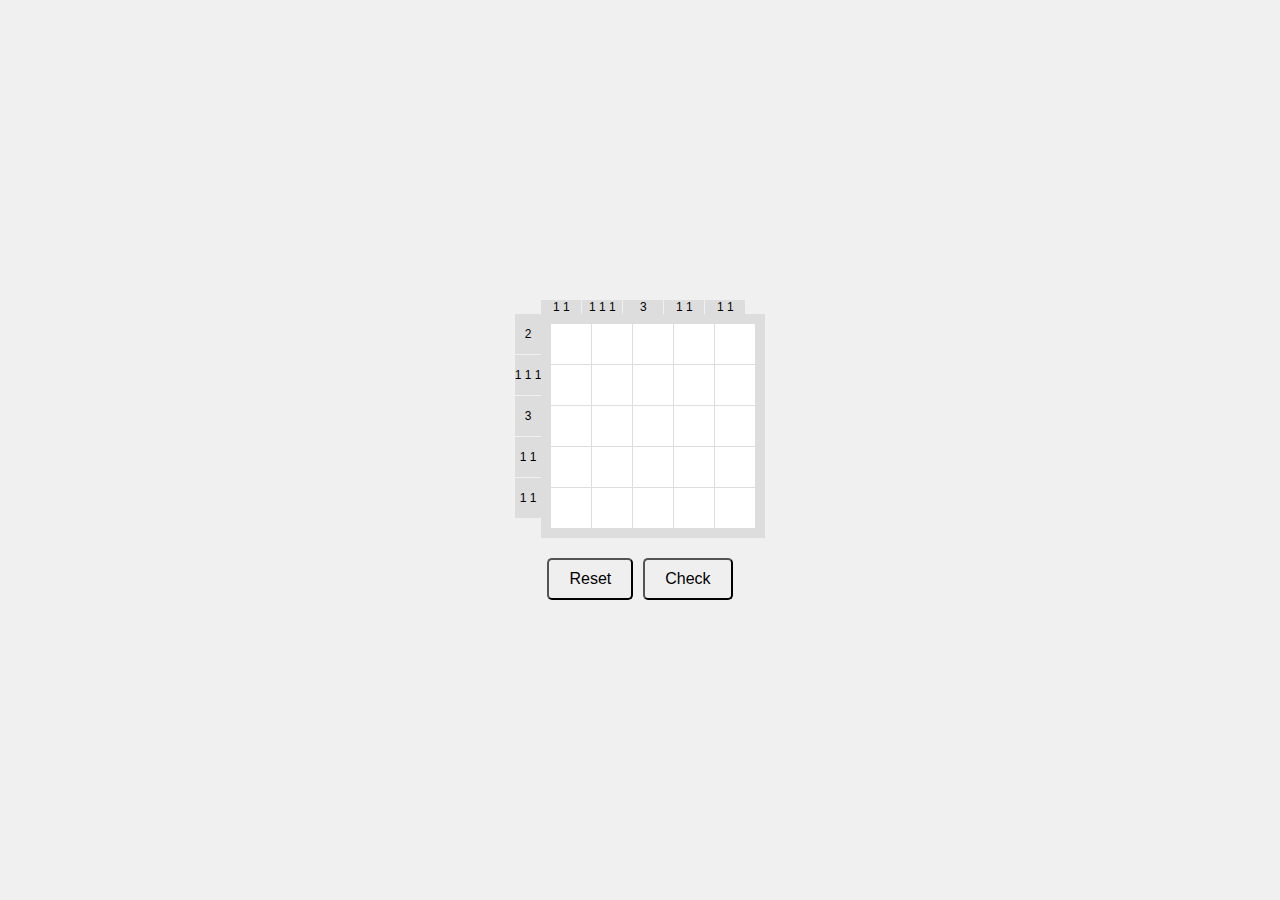
<file: index.html>
<!doctype html>
<html lang="en">
<head>
  <meta charset="UTF-8">
  <meta name="viewport"
        content="width=device-width, user-scalable=no, initial-scale=1.0, maximum-scale=1.0, minimum-scale=1.0">
  <meta http-equiv="X-UA-Compatible" content="ie=edge">
  <title>Nonograms</title>
  <link rel="stylesheet" href="style.css">
</head>
<body>

<script type="module" src="script.js"></script>
</body>
</html>
</file>
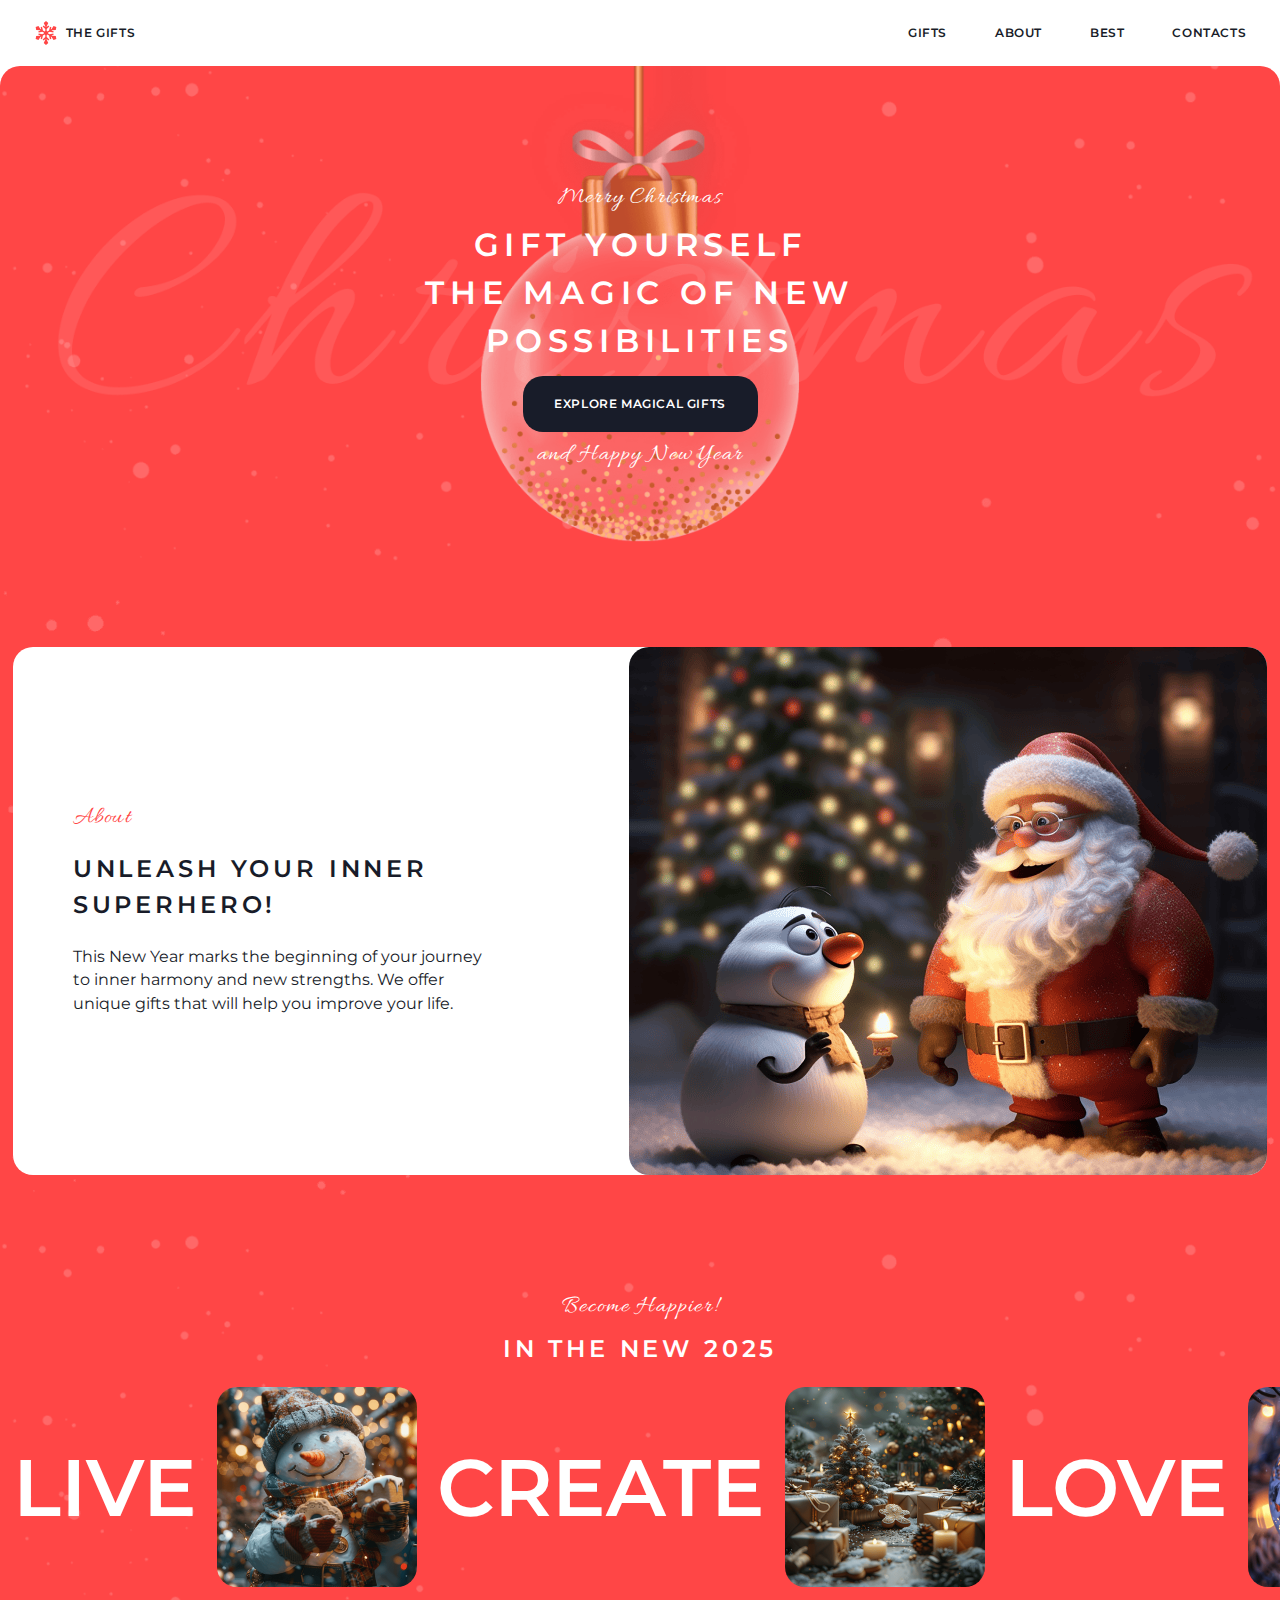
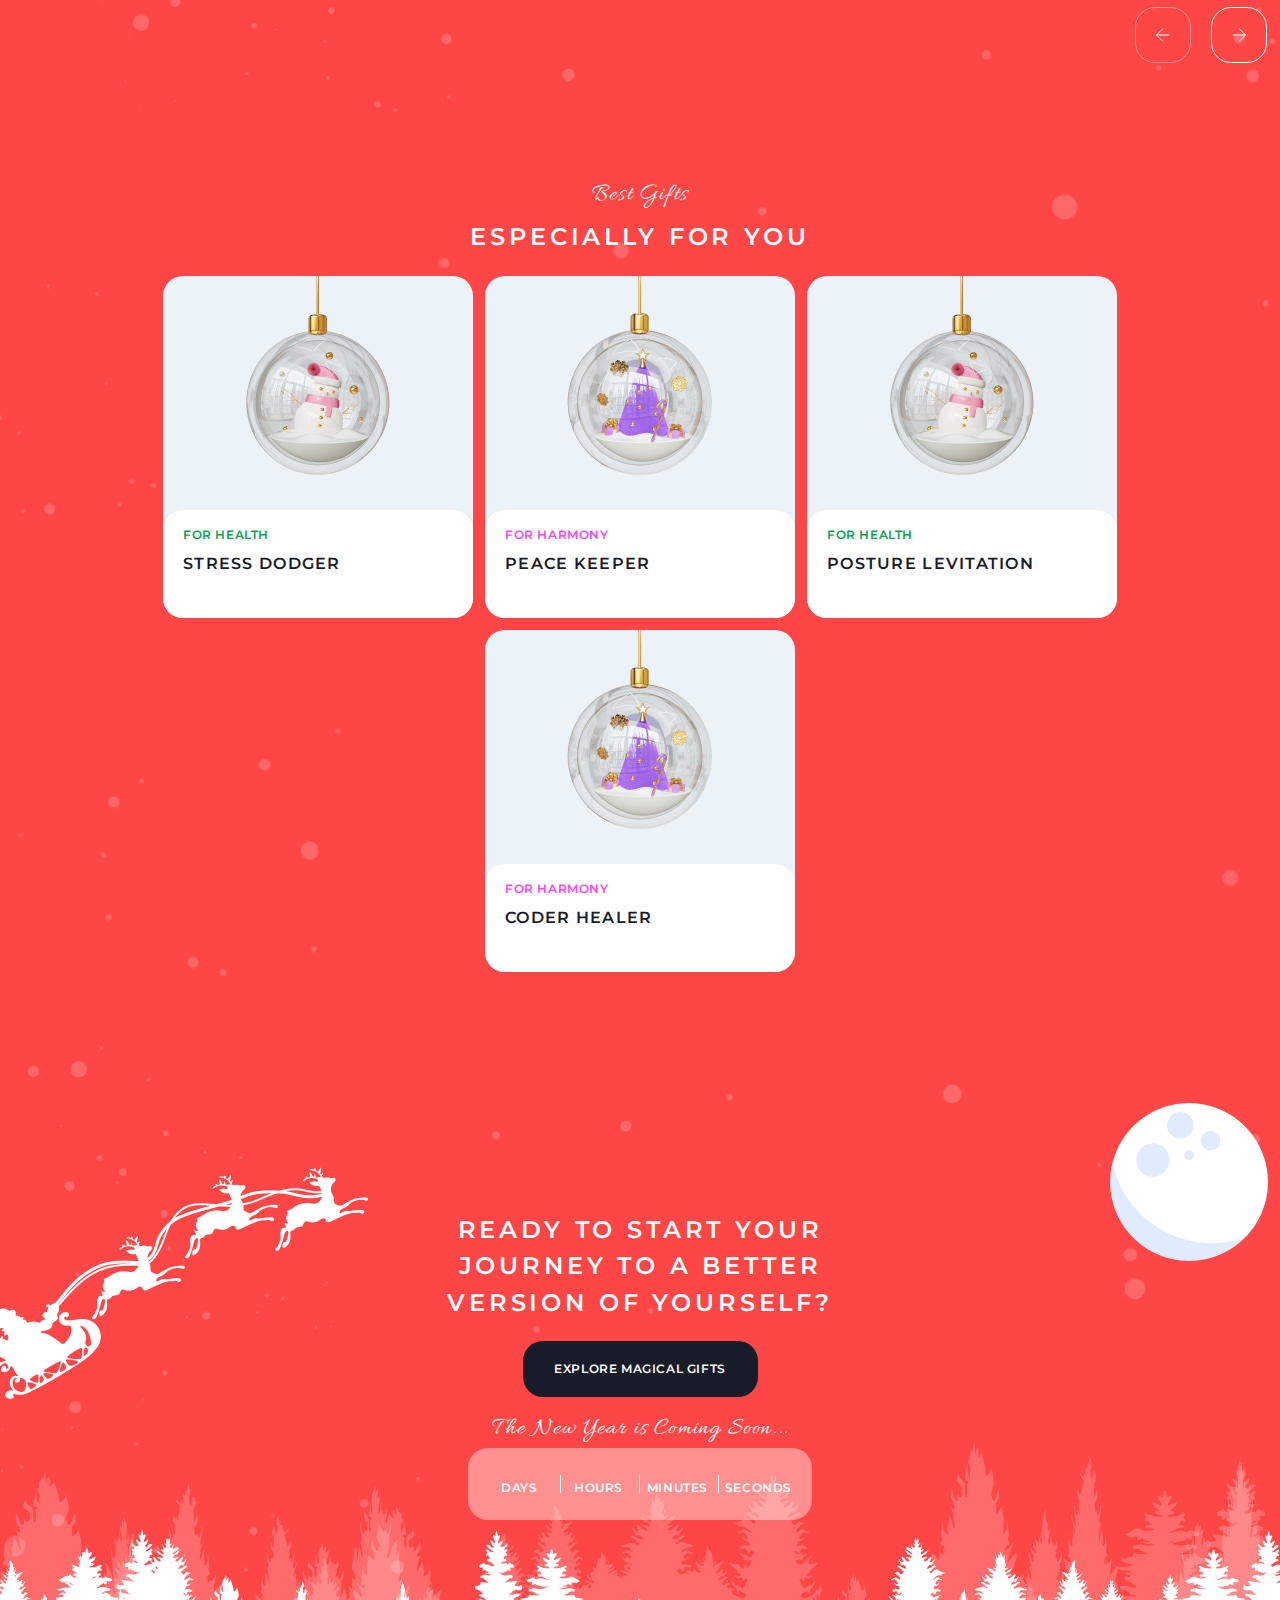
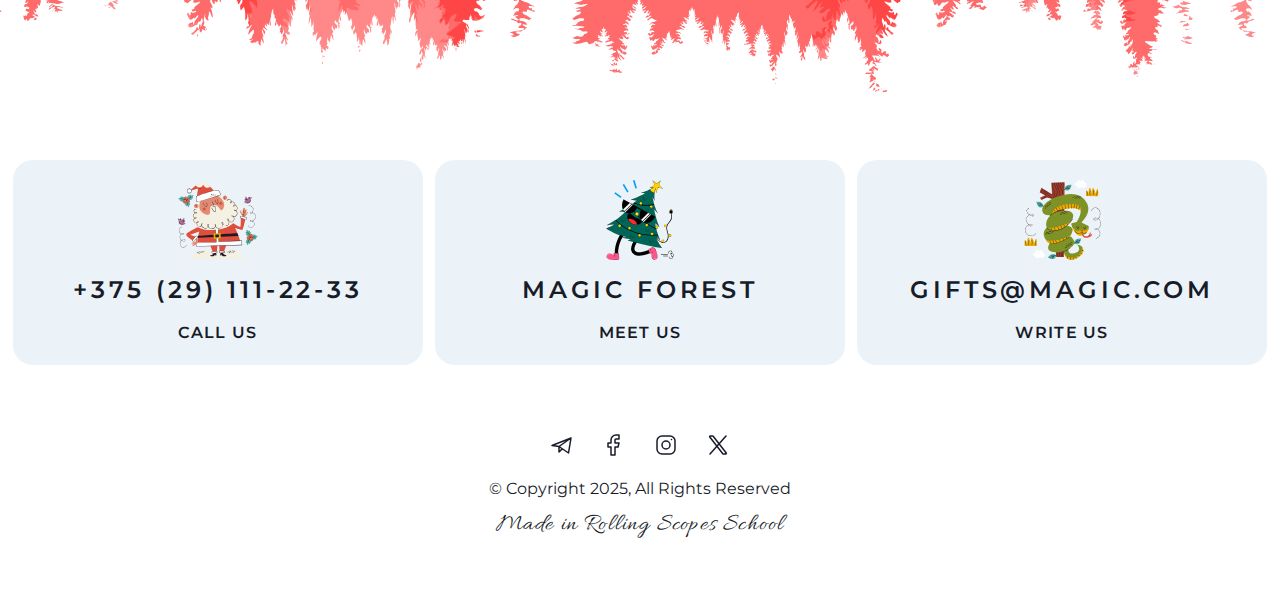
<file: christmas-shop/index.html>
<!doctype html>
<html lang="en">
<head>
  <meta charset="UTF-8">
  <meta name="viewport"
        content="width=device-width, initial-scale=1.0">
  <meta http-equiv="X-UA-Compatible" content="ie=edge">
  <title>Christmas Shop</title>
  <link rel="stylesheet" href="style.css">
  <link rel="shortcut icon" href="assets/logo.svg" type="image/x-icon">
  <link rel="preconnect" href="https://fonts.googleapis.com">
  <link rel="preconnect" href="https://fonts.gstatic.com" crossorigin>
  <link href="https://fonts.googleapis.com/css2?family=Allura&display=swap" rel="stylesheet">
  <link rel="preconnect" href="https://fonts.googleapis.com">
  <link rel="preconnect" href="https://fonts.gstatic.com" crossorigin>
  <link href="https://fonts.googleapis.com/css2?family=Allura&family=Montserrat:ital,wght@0,100..900;1,100..900&display=swap" rel="stylesheet">
  <link rel="stylesheet" href="media.css">
</head>
<body>
  <header>

    <div class="container">

      <a href="index.html" class="logo_wrap">
          <img src="assets/logo.svg" alt="logo">
          <p class="logo_title">
            The gifts
          </p>
        </a>

      <nav>
          <ul class="menu">
            <li><a href="gifts.html">gifts</a></li>
            <li><a href="#about">about</a></li>
            <li><a href="#gifts">best</a></li>
            <li><a href="#contacts">contacts</a></li>
          </ul>
        </nav>

      <div class="burger-wrap">
        <div class="burger-icon">
        </div>
      </div>

    </div>

  </header>
  <main>
    <section class="hero">
      <p class="section_subtitle">Merry Christmas</p>
      <h1 class="main_title">Gift yourself
        <br> the magic of new<br>
        possibilities</h1>
      <a href="gifts.html" class="main_btn">Explore Magical Gifts</a>
      <p class="section_subtitle">and Happy New Year</p>
    </section>
    <section class="about" id="about">
      <div class="container about__inner">
        <div class="about__inner-text">
          <h2 class="section_subtitle section_subtitle-about">About</h2>
          <p class="section__title section__title-about">
            Unleash your inner<br class="mobile"> superhero!</p>
          <p class="about__inner-description">
            This New Year marks the beginning
            of your journey <br class="mobile"> to inner harmony and
            new strengths. We offer <br class="mobile"> unique gifts
            that will help you improve your life.</p>
        </div>
        <div class='about__inner__img-wrap'>
        </div>
      </div>
    </section>
    <section class="slider">
      <h2 class="section_subtitle">Become Happier!</h2>
      <p class="section__title">in the new 2025</p>
      <div class="container">
        <div class="row">

          <p class="slider__text">Live</p>
          <img class="slider__image"
               src="assets/img/img-compressed/snowman.png"
               alt="snowman">

          <p class="slider__text">Create</p>
          <img class="slider__image"
               src="assets/img/img-compressed/christmas-trees.png"
               alt="snowman">

          <p class="slider__text">Love</p>
          <img class="slider__image"
               src="assets/img/img-compressed/christmas-tree-ball.png"
               alt="snowman">

          <p class="slider__text">Dream</p>
          <img class="slider__image"
               src="assets/img/img-compressed/fairytale-house.png"
               alt="snowman">

        </div>
        <div class="controls">

          <div class="arrow arrow__left disabled" id="left">
            <svg width="14" height="14" viewBox="0 0 14 14" fill="none" xmlns="http://www.w3.org/2000/svg">
              <path d="M1 7H13.5M13.5 7L7.5 1M13.5 7L7.5 13" stroke="white" stroke-linecap="round" stroke-linejoin="round"/>
            </svg>
          </div>

          <div class="arrow" id="right">
            <svg width="14" height="14" viewBox="0 0 14 14" fill="none" xmlns="http://www.w3.org/2000/svg">
              <path d="M1 7H13.5M13.5 7L7.5 1M13.5 7L7.5 13" stroke="white" stroke-linecap="round" stroke-linejoin="round"/>
            </svg>
          </div>

        </div>
      </div>
    </section>
    <section class="gifts" id="gifts">
      <h2 class="section_subtitle">Best Gifts</h2>
      <p class="section__title">especially for you</p>

      <div class="container gifts__wrap">
        
      </div>
    </section>
    <section class="cta">
      <div class="cta__container">
        <h2 class="section__title">
          Ready to start your<br>
          journey to a better<br>
          version of yourself?
        </h2>
        <a href="gifts.html" class="main_btn">Explore Magical Gifts</a>
        <p class="section_subtitle">The New Year is Coming Soon...</p>

      </div>
      <div class="timer">
        <div class="time-box">
          <span class="time"></span>
          <span class="label">DAYS</span>
        </div>
        <div class="time-box">
          <span class="time"></span>
          <span class="label">HOURS</span>
        </div>
        <div class="time-box">
          <span class="time"></span>
          <span class="label">MINUTES</span>
        </div>
        <div class="time-box">
          <span class="time"></span>
          <span class="label">SECONDS</span>
        </div>
      </div>
    </section>
  </main>
<footer id="contacts">
  <div class="container footer__first__container">

    <a href="tel:+1234567890" class="footer__card">
      <svg width="81" height="80" viewBox="0 0 81 80" fill="none" xmlns="http://www.w3.org/2000/svg">
        <g clip-path="url(#clip0_3_712)">
          <path d="M66.9753 78.7133H13.0664C13.0664 78.7133 18.7863 68.845 27.4103 70.0806C36.0342 71.3163 35.1721 75.0449 41.9305 73.8281C46.7569 72.9592 45.6017 71.3944 51.2746 69.3727C59.2492 66.5306 66.9753 78.7133 66.9753 78.7133Z" fill="#F4F1E3" />
          <path d="M73.453 18.9511C73.4024 18.9511 73.3526 18.9277 73.3202 18.8838C73.2668 18.8106 73.2827 18.7077 73.356 18.6544C73.4637 18.5672 74.1541 17.8519 74.4772 17.4722C74.0969 17.5249 73.3937 17.6585 72.7538 17.7952C72.6644 17.8116 72.5777 17.7574 72.559 17.6688C72.5399 17.5799 72.5965 17.4927 72.6852 17.4738C74.8749 17.0061 74.9021 17.0938 74.951 17.2525C75.0349 17.5225 73.5655 18.9081 73.5497 18.9194C73.5205 18.941 73.4865 18.9511 73.453 18.9511Z" fill="#241726" />
          <path d="M70.9202 18.9931C70.9202 18.9931 71.0793 16.4337 72.4146 16.899C74.2643 17.5436 75.1149 22.312 71.6229 23.347C68.131 24.382 66.8724 21.51 66.8724 21.51L68.7482 21.0797C68.7482 21.0797 67.4055 19.8661 67.5326 18.8723C67.6596 17.8786 68.7087 18.7544 68.7087 18.7544C68.7087 18.7544 67.4833 16.4626 68.5019 16.3953C69.5204 16.3281 70.9202 18.9931 70.9202 18.9931Z" fill="#B1739A" />
          <path d="M72.4957 18.6936C72.1386 18.6936 71.7918 18.1708 71.6921 18.0076C71.6447 17.9299 71.6693 17.829 71.7468 17.7818C71.8238 17.7343 71.9251 17.7586 71.9724 17.8363C72.1097 18.0608 72.3251 18.3046 72.4507 18.3555C72.4522 18.219 72.3588 17.8821 72.2316 17.5822C72.1963 17.4988 72.2354 17.4024 72.3186 17.3671C72.4022 17.3318 72.4985 17.3704 72.534 17.454C72.6677 17.7693 72.8705 18.3333 72.726 18.5688C72.6807 18.6429 72.6076 18.6868 72.5201 18.6929C72.5119 18.6936 72.5038 18.6936 72.4957 18.6936Z" fill="#241726" />
          <path d="M69.3413 21.0711C69.3044 21.0711 69.2672 21.0586 69.2366 21.0333C69.1363 20.9498 68.2601 20.2026 68.3233 19.5887C68.3444 19.3858 68.4619 19.3103 68.5301 19.2834C68.731 19.2042 69.0208 19.3434 69.2649 19.5067C69.1529 18.8778 69.2111 18.5223 69.4399 18.4483C69.5372 18.4162 69.8335 18.3212 70.9201 20.0134C70.969 20.0898 70.9468 20.1914 70.8705 20.2404C70.794 20.2895 70.6926 20.267 70.6436 20.1911C70.2496 19.5772 69.7315 18.895 69.5352 18.7789C69.5086 18.9004 69.5616 19.3953 69.6797 19.8703C69.6969 19.9395 69.6672 20.0123 69.6061 20.0497C69.5451 20.0872 69.4671 20.0811 69.4127 20.0339C69.1191 19.7789 68.756 19.5618 68.6554 19.5878C68.656 19.5908 68.6526 19.6022 68.6504 19.6228C68.6158 19.9547 69.1205 20.5092 69.4468 20.7806C69.5163 20.8386 69.526 20.9423 69.4679 21.0118C69.4352 21.0509 69.3885 21.0711 69.3413 21.0711Z" fill="#241726" />
          <path d="M70.8772 22.7548C70.376 22.7548 70.0068 22.6566 69.9772 22.6487C69.8899 22.6246 69.8385 22.5345 69.8624 22.447C69.8863 22.3598 69.9765 22.309 70.064 22.3318C70.0768 22.3357 71.353 22.6718 72.3322 22.0348C72.9216 21.6512 73.2919 20.9896 73.433 20.0684C73.4465 19.9785 73.5283 19.9166 73.6202 19.9307C73.7099 19.9445 73.7715 20.0282 73.7577 20.1177C73.6018 21.137 73.1818 21.8749 72.5091 22.3115C71.9669 22.6634 71.3607 22.7548 70.8772 22.7548Z" fill="#241726" />
          <path d="M2.16621 40.4582C2.13339 40.4582 2.10011 40.4482 2.07136 40.4271C2.05558 40.4156 0.586674 39.0288 0.670111 38.7596C0.721361 38.5967 0.746674 38.5146 2.93605 38.9812C3.0248 39.0001 3.08121 39.0873 3.0623 39.1762C3.04339 39.2648 2.95605 39.3199 2.86746 39.3026C2.22761 39.166 1.52464 39.0323 1.14402 38.9796C1.4673 39.3593 2.15808 40.0753 2.26777 40.1637C2.33699 40.2198 2.35089 40.3224 2.29652 40.3934C2.26402 40.4357 2.21542 40.4582 2.16621 40.4582Z" fill="#241726" />
          <path d="M4.7009 40.5009C4.7009 40.5009 4.54184 37.9415 3.20653 38.4069C1.35684 39.0514 0.506215 43.8198 3.99825 44.8548C7.49012 45.8898 8.74872 43.0178 8.74872 43.0178L6.87309 42.5875C6.87309 42.5875 8.21575 41.3739 8.08872 40.3801C7.96168 39.3865 6.91262 40.2622 6.91262 40.2622C6.91262 40.2622 8.13793 37.9704 7.11934 37.9031C6.10075 37.8359 4.7009 40.5009 4.7009 40.5009Z" fill="#B1739A" />
          <path d="M3.12544 40.2018C3.11747 40.2018 3.10919 40.2018 3.10122 40.2011C3.01372 40.1951 2.94059 40.1511 2.89512 40.0771C2.75059 39.8416 2.95356 39.2775 3.08715 38.9619C3.12278 38.8782 3.21919 38.8394 3.30247 38.875C3.3859 38.9104 3.42481 39.0066 3.3895 39.0902C3.26231 39.3904 3.16887 39.7272 3.17044 39.8638C3.29637 39.8129 3.51169 39.5691 3.64872 39.3443C3.69622 39.2666 3.79747 39.2426 3.87434 39.2897C3.95184 39.3369 3.97637 39.4379 3.92903 39.5155C3.82965 39.6786 3.48231 40.2018 3.12544 40.2018Z" fill="#241726" />
          <path d="M6.27995 42.5789C6.23277 42.5789 6.18605 42.5588 6.15355 42.5195C6.09558 42.45 6.10511 42.3463 6.1748 42.2883C6.50105 42.0169 7.00542 41.4625 6.97105 41.1305C6.96792 41.1 6.96136 41.0897 6.96136 41.0897C6.87589 41.065 6.50667 41.2831 6.20855 41.5416C6.15417 41.5885 6.07574 41.5949 6.01511 41.5574C5.95402 41.5202 5.92433 41.4474 5.94152 41.3777C6.05324 40.928 6.10683 40.4608 6.07027 40.2969C5.86339 40.4377 5.36167 41.101 4.97761 41.6991C4.92839 41.775 4.82683 41.7975 4.75074 41.7485C4.67449 41.6994 4.6523 41.5977 4.7012 41.5214C5.78824 39.828 6.08355 39.9239 6.18136 39.9563C6.41011 40.0303 6.46855 40.3856 6.35636 41.0144C6.60074 40.8514 6.89105 40.7116 7.09136 40.7911C7.15933 40.818 7.27667 40.8935 7.29792 41.0964C7.3612 41.7103 6.48511 42.4575 6.3848 42.541C6.35417 42.5664 6.31683 42.5789 6.27995 42.5789Z" fill="#241726" />
          <path d="M4.74371 44.2626C4.26043 44.2626 3.65418 44.1712 3.11215 43.8193C2.43949 43.3827 2.01934 42.6448 1.8634 41.6256C1.84965 41.536 1.91121 41.4524 2.0009 41.4385C2.09137 41.4245 2.17434 41.4863 2.18809 41.5762C2.32918 42.4976 2.69949 43.1593 3.28903 43.5426C4.26793 44.1795 5.54465 43.843 5.55731 43.8396C5.64496 43.8165 5.73512 43.8676 5.75887 43.9548C5.78278 44.0423 5.73153 44.1324 5.64403 44.1565C5.61449 44.1645 5.24512 44.2626 4.74371 44.2626Z" fill="#241726" />
          <path d="M10.175 17.7531C10.175 17.7531 11.1852 14.7565 11.6185 15.066C12.0519 15.3754 11.943 15.8957 11.943 15.8957C11.943 15.8957 13.2032 14.2676 13.8863 14.6657C14.5693 15.0639 13.9021 15.872 13.9021 15.872C13.9021 15.872 16.0169 14.3715 16.3505 15.1576C16.6841 15.9437 14.7772 17.5496 14.7772 17.5496C14.7772 17.5496 15.8777 16.8685 16.1061 17.7912C16.3346 18.7139 14.4871 18.9365 14.3722 18.9359C14.2574 18.9354 14.9758 18.9034 14.7603 19.5145C14.5449 20.1254 8.7316 20.4403 10.175 17.7531Z" fill="#51AEA5" />
          <path d="M7.50706 21.0492C7.50706 21.0492 4.67597 22.4579 4.58753 21.9327C4.4991 21.4076 4.94347 21.116 4.94347 21.116C4.94347 21.116 2.90144 21.3792 2.69878 20.6149C2.49613 19.8507 3.53925 19.7496 3.53925 19.7496C3.53925 19.7496 0.982222 19.319 1.30097 18.5267C1.61972 17.7345 4.1041 17.9437 4.1041 17.9437C4.1041 17.9437 2.84394 17.649 3.33363 16.8343C3.82332 16.0196 5.28878 17.1665 5.36972 17.2479C5.45066 17.3293 4.91925 16.8446 5.50331 16.5642C6.08753 16.2837 10.4264 20.1656 7.50706 21.0492Z" fill="#51AEA5" />
          <path d="M10.8944 20.5759C10.8944 20.5759 13.5311 22.3214 13.1208 22.6609C12.7105 23.0003 12.2356 22.7616 12.2356 22.7616C12.2356 22.7616 13.4856 24.3975 12.9256 24.9555C12.3655 25.5134 11.7558 24.6611 11.7558 24.6611C11.7558 24.6611 12.663 27.0902 11.8177 27.2109C10.9724 27.3316 9.90971 25.0763 9.90971 25.0763C9.90971 25.0763 10.2855 26.3147 9.33502 26.2986C8.38456 26.2825 8.64377 24.4398 8.67377 24.3289C8.70377 24.2181 8.55018 24.9206 8.01487 24.5555C7.47956 24.1903 8.66784 18.4911 10.8944 20.5759Z" fill="#51AEA5" />
          <path d="M11.6078 18.7081C11.3011 18.6439 10.9966 18.6592 10.7141 18.7378C10.8386 17.7669 10.1986 16.848 9.22409 16.6441C8.19987 16.4297 7.19565 17.0864 6.98143 18.1106C6.85268 18.7263 7.04003 19.3335 7.43128 19.7674C6.74878 19.938 6.18784 20.4814 6.03409 21.2163C5.81972 22.2405 6.47643 23.2447 7.50065 23.4589C8.52503 23.6733 9.52909 23.0166 9.74331 21.9924C9.75784 21.9231 9.76753 21.8541 9.77425 21.7853C10.0375 22.097 10.4014 22.3274 10.8316 22.4175C11.856 22.6319 12.86 21.9752 13.0742 20.951C13.2888 19.9266 12.6322 18.9225 11.6078 18.7081ZM9.3419 20.3236C9.3394 20.343 9.33612 20.3624 9.3344 20.3817C9.32112 20.3661 9.30737 20.3508 9.29378 20.3356C9.30972 20.3316 9.32597 20.3281 9.3419 20.3236Z" fill="#D45A41" />
          <path d="M6.90878 19.8187C6.87691 19.8187 6.84456 19.8095 6.81628 19.7901C5.67831 19.0128 3.5444 19.1086 3.52284 19.1082C3.42956 19.1182 3.35503 19.0428 3.35081 18.9525C3.34644 18.862 3.41628 18.785 3.50691 18.7806C3.59862 18.7757 5.7719 18.6792 7.00175 19.5189C7.07659 19.5701 7.09581 19.6722 7.04472 19.7473C7.01269 19.7937 6.96112 19.8187 6.90878 19.8187Z" fill="#241726" />
          <path d="M11.6077 18.8721C11.5307 18.8721 11.4619 18.8175 11.4468 18.7392C11.4294 18.65 11.4875 18.5638 11.5764 18.5464C12.2753 18.4105 13.4855 16.8803 13.893 16.3021C13.9452 16.2283 14.0472 16.21 14.1219 16.2622C14.196 16.3144 14.2138 16.4171 14.1616 16.4911C14.0039 16.715 12.5939 18.683 11.6394 18.8689C11.6286 18.8711 11.6182 18.8721 11.6077 18.8721Z" fill="#241726" />
          <path d="M10.6697 25.2853C10.5802 25.2853 10.5069 25.2134 10.5055 25.1236C10.496 24.5517 10.358 23.0008 9.84003 22.6947C9.7619 22.6484 9.73612 22.5478 9.78206 22.4698C9.82831 22.3915 9.92878 22.3662 10.0071 22.4117C10.7752 22.8656 10.8302 24.889 10.8339 25.1183C10.8353 25.2087 10.763 25.2834 10.6724 25.285C10.6714 25.2853 10.6705 25.2853 10.6697 25.2853Z" fill="#241726" />
          <path d="M10.7477 18.7329C10.6627 18.7015 10.5685 18.7448 10.5366 18.8301C10.5328 18.8401 10.1474 19.8551 9.33378 20.0135C9.3055 20.0191 9.28207 20.0332 9.2616 20.0505C9.2205 20.022 9.18035 19.9927 9.13441 19.9668C8.49347 19.6043 7.9505 19.4838 7.52035 19.6109C7.14785 19.7205 7.00566 19.9743 6.9905 20.0027C6.94878 20.0823 6.97925 20.1794 7.05816 20.2221C7.13675 20.2654 7.23613 20.2355 7.28035 20.1573C7.28425 20.1505 7.37597 19.9918 7.62394 19.9224C7.85832 19.8582 8.28207 19.8615 8.97269 20.2527C9.84613 20.7466 9.59457 21.9066 9.58347 21.9557C9.56347 22.0438 9.61863 22.1321 9.70691 22.1523C9.71925 22.1548 9.7316 22.1565 9.74363 22.1565C9.81847 22.1565 9.88597 22.1052 9.90347 22.0291C9.91488 21.9795 10.1322 20.9785 9.53988 20.2985C10.4341 20.0285 10.8278 18.9898 10.8449 18.9434C10.8761 18.8585 10.8327 18.7643 10.7477 18.7329Z" fill="#241726" />
          <path d="M10.0721 18.256C10.003 18.256 9.93863 18.2121 9.91597 18.1427C9.69769 17.4769 8.93035 17.533 8.92316 17.5327C8.83113 17.5413 8.75347 17.473 8.74597 17.3825C8.73863 17.2921 8.80581 17.2128 8.89628 17.2055C9.25269 17.1728 9.98957 17.313 10.2282 18.0407C10.2564 18.1266 10.2094 18.2192 10.1233 18.2478C10.1063 18.2533 10.0889 18.256 10.0721 18.256Z" fill="#FBFCFF" />
          <path d="M12.5519 20.6822C12.48 20.6822 12.4139 20.6344 12.3938 20.5619C12.2574 20.0693 11.54 19.7679 11.5328 19.7646C11.4491 19.7302 11.4092 19.6341 11.4436 19.5504C11.4782 19.4666 11.5739 19.4269 11.6577 19.4608C11.6932 19.4755 12.5307 19.8258 12.7103 20.474C12.7346 20.5615 12.6833 20.6519 12.5958 20.676C12.5813 20.6802 12.5664 20.6822 12.5519 20.6822Z" fill="#FBFCFF" />
          <path d="M9.09222 21.644C9.00238 21.644 8.92909 21.5718 8.928 21.4816C8.92675 21.3726 8.88753 21.2832 8.80863 21.2083C8.55722 20.9704 7.9755 20.938 7.77144 20.9488C7.68441 20.9521 7.60441 20.8824 7.60034 20.7916C7.59644 20.7012 7.66675 20.6246 7.75722 20.6204C7.79316 20.6204 8.62941 20.5868 9.03409 20.9693C9.17925 21.1066 9.25394 21.2776 9.25659 21.4776C9.25769 21.568 9.18503 21.6424 9.09441 21.6437C9.09363 21.644 9.09284 21.644 9.09222 21.644Z" fill="#FBFCFF" />
          <path d="M71.0682 56.2255C71.0682 56.2255 68.3132 54.6733 68.6981 54.3053C69.0829 53.9374 69.5737 54.1416 69.5737 54.1416C69.5737 54.1416 68.2096 52.5994 68.7284 52.0027C69.247 51.4061 69.9164 52.2125 69.9164 52.2125C69.9164 52.2125 68.8374 49.8547 69.672 49.6738C70.5065 49.4928 71.7279 51.6663 71.7279 51.6663C71.7279 51.6663 71.2645 50.458 72.2135 50.406C73.1626 50.3539 73.0362 52.2105 73.0142 52.3232C72.9921 52.4358 73.0951 51.7241 73.6551 52.0499C74.2153 52.3758 73.4384 58.1455 71.0682 56.2255Z" fill="#51AEA5" />
          <path d="M73.8076 59.4625C73.8076 59.4625 74.6626 62.5069 74.1303 62.4956C73.5979 62.4844 73.3945 61.9933 73.3945 61.9933C73.3945 61.9933 73.2715 64.0484 72.4829 64.1049C71.6943 64.1611 71.7898 63.1175 71.7898 63.1175C71.7898 63.1175 70.889 65.5491 70.1703 65.0878C69.4515 64.6267 70.1212 62.2252 70.1212 62.2252C70.1212 62.2252 69.5964 63.4081 68.8875 62.7749C68.1786 62.1416 69.579 60.9161 69.6742 60.8519C69.7693 60.7875 69.1939 61.2191 69.0275 60.5928C68.8609 59.9666 73.485 56.4292 73.8076 59.4625Z" fill="#51AEA5" />
          <path d="M73.9759 56.0462C73.9759 56.0462 76.1832 53.7819 76.4401 54.2484C76.697 54.7148 76.3735 55.1368 76.3735 55.1368C76.3735 55.1368 78.2143 54.2144 78.6578 54.8688C79.1012 55.5234 78.1499 55.9632 78.1499 55.9632C78.1499 55.9632 80.7057 55.5257 80.6663 56.3788C80.627 57.2319 78.2128 57.8543 78.2128 57.8543C78.2128 57.8543 79.4995 57.7165 79.3062 58.6471C79.1128 59.5777 77.351 58.979 77.2478 58.9288C77.1445 58.8787 77.806 59.1609 77.3473 59.6184C76.8887 60.076 71.5117 57.844 73.9759 56.0462Z" fill="#51AEA5" />
          <path d="M75.1522 57.4414C75.0868 57.4142 75.0209 57.3917 74.9545 57.3724C75.3098 57.1721 75.6042 56.8575 75.7731 56.4516C76.175 55.4853 75.7175 54.3763 74.7514 53.9744C73.7851 53.5725 72.6761 54.03 72.2742 54.9961C72.1539 55.2855 72.112 55.5875 72.1364 55.8797C71.2057 55.576 70.1834 56.033 69.8011 56.9524C69.3992 57.9186 69.8567 59.0277 70.8228 59.4296C71.4036 59.6711 72.035 59.6003 72.5343 59.2971C72.5745 59.9994 73.0036 60.6521 73.6967 60.9403C74.6629 61.3422 75.772 60.8847 76.1739 59.9185C76.5759 58.9524 76.1184 57.8433 75.1522 57.4414ZM73.4378 57.5242C73.4564 57.5303 73.4748 57.5371 73.4934 57.5425C73.4756 57.5525 73.4579 57.5631 73.4404 57.5739C73.4397 57.5574 73.4392 57.5407 73.4378 57.5242Z" fill="#D45A41" />
          <path d="M70.8307 63.0995C70.8232 63.0995 70.8154 63.0989 70.8078 63.098C70.7179 63.0855 70.6554 63.0023 70.6679 62.9127C70.6806 62.8216 70.9912 60.6686 72.0463 59.6172C72.1107 59.5533 72.2146 59.5533 72.2785 59.6178C72.3428 59.6819 72.3424 59.7859 72.2782 59.85C71.3017 60.8228 70.9962 62.937 70.9931 62.9581C70.9817 63.0402 70.9113 63.0995 70.8307 63.0995Z" fill="#241726" />
          <path d="M72.274 55.1604C72.1836 55.1604 72.1101 55.0873 72.1098 54.9968C72.1067 54.2845 70.8296 52.8098 70.3376 52.3018C70.2746 52.2366 70.2762 52.1327 70.3415 52.0696C70.407 52.0068 70.5109 52.008 70.5737 52.0735C70.764 52.2701 72.434 54.0229 72.4382 54.9957C72.4386 55.0865 72.3654 55.1602 72.2746 55.1605L72.274 55.1604Z" fill="#241726" />
          <path d="M75.7367 57.5335C75.6981 57.5335 75.6593 57.52 75.6282 57.4924C75.5601 57.4327 75.5535 57.3288 75.6134 57.2608C76.2029 56.5911 78.2013 56.9153 78.427 56.9546C78.5163 56.9699 78.576 57.0549 78.5607 57.1441C78.5453 57.2336 78.4609 57.2961 78.3709 57.2778C77.8076 57.1806 76.2573 57.0261 75.8601 57.4777C75.8274 57.5146 75.7823 57.5335 75.7367 57.5335Z" fill="#241726" />
          <path d="M75.2182 57.2913C75.1715 57.2707 74.2285 56.87 73.4501 57.3252C73.3523 56.3964 72.4051 55.8157 72.3628 55.79C72.2848 55.7438 72.1843 55.7678 72.1376 55.8461C72.0909 55.9238 72.1159 56.0247 72.1935 56.0716C72.2029 56.0771 73.1281 56.6453 73.1317 57.4741C73.1318 57.503 73.1414 57.5286 73.1545 57.5522C73.1187 57.5874 73.0824 57.6213 73.0482 57.6617C72.572 58.2239 72.3529 58.7349 72.3968 59.1807C72.435 59.5671 72.6578 59.7541 72.6829 59.7742C72.7129 59.798 72.7485 59.8096 72.7839 59.8096C72.8315 59.8096 72.8787 59.7886 72.9112 59.7489C72.9681 59.6794 72.9578 59.5764 72.889 59.5186C72.8831 59.5135 72.7442 59.3936 72.7228 59.1369C72.7025 58.895 72.7859 58.4794 73.2987 57.8739C73.9473 57.1077 75.0403 57.5717 75.0862 57.5921C75.1703 57.6286 75.2664 57.5902 75.3023 57.5074C75.3389 57.4244 75.3012 57.3278 75.2182 57.2913Z" fill="#241726" />
          <path d="M70.4551 57.5606C70.4493 57.5606 70.4434 57.5603 70.4376 57.5597C70.3473 57.55 70.2821 57.4692 70.2917 57.3791C70.3295 57.0234 70.6017 56.3252 71.3606 56.2267C71.4503 56.2139 71.5329 56.2784 71.5445 56.3684C71.5562 56.4586 71.4928 56.5406 71.4029 56.5525C70.7082 56.6427 70.6189 57.4059 70.6181 57.4136C70.6092 57.4981 70.5379 57.5606 70.4551 57.5606Z" fill="#FBFCFF" />
          <path d="M73.1603 55.3416C73.1295 55.3416 73.0984 55.333 73.0706 55.3147C72.9948 55.2654 72.9734 55.1637 73.0228 55.088C73.0437 55.0557 73.5443 54.2983 74.2148 54.2432C74.3062 54.2362 74.3845 54.3029 74.392 54.3933C74.3993 54.4838 74.3321 54.563 74.2417 54.5704C73.7321 54.6124 73.3021 55.2608 73.2978 55.2672C73.2665 55.3154 73.2139 55.3416 73.1603 55.3416Z" fill="#FBFCFF" />
          <path d="M73.5963 59.3245C73.5885 59.3245 73.5804 59.3238 73.5724 59.3226C73.4828 59.3098 73.4206 59.2263 73.4337 59.1365C73.4387 59.1015 73.5637 58.273 74.0149 57.9473C74.1767 57.8309 74.3585 57.7888 74.5554 57.8241C74.6448 57.8399 74.7042 57.9252 74.6884 58.0143C74.6724 58.1038 74.5887 58.1618 74.4981 58.1474C74.3899 58.1282 74.2954 58.1499 74.2076 58.2135C73.9265 58.4159 73.7882 58.9826 73.7585 59.184C73.7467 59.2657 73.6765 59.3245 73.5963 59.3245Z" fill="#FBFCFF" />
          <path d="M27.5178 72.1554C27.4725 72.1554 27.4273 72.1368 27.395 72.1003C27.3747 72.0775 26.8984 71.5621 26.1514 71.9162C26.0697 71.9543 25.9717 71.9201 25.9328 71.8379C25.8939 71.7562 25.9288 71.6581 26.0109 71.6192C26.792 71.2496 27.4188 71.6298 27.6413 71.8828C27.7013 71.951 27.6945 72.0546 27.6264 72.1146C27.5948 72.142 27.5563 72.1554 27.5178 72.1554Z" fill="#241726" />
          <path d="M26.2223 73.1232C26.177 73.1232 26.1319 73.1046 26.0995 73.068C26.0792 73.0449 25.6031 72.5293 24.8559 72.884C24.7744 72.9221 24.6759 72.8879 24.6373 72.8057C24.5984 72.724 24.6333 72.6259 24.7155 72.5869C25.4964 72.2174 26.1233 72.5976 26.3456 72.8505C26.4056 72.9188 26.3989 73.0224 26.3308 73.0824C26.2995 73.1098 26.2608 73.1232 26.2223 73.1232Z" fill="#241726" />
          <path d="M24.0452 72.9377C23.9999 72.9377 23.9547 72.9191 23.9223 72.8825C23.9022 72.8597 23.4272 72.3433 22.6788 72.6982C22.597 72.7366 22.4991 72.7017 22.46 72.6199C22.4213 72.5382 22.4563 72.44 22.5383 72.4011C23.3191 72.031 23.9463 72.4121 24.1686 72.665C24.2286 72.7333 24.2219 72.8369 24.1538 72.8969C24.1224 72.9242 24.0836 72.9377 24.0452 72.9377Z" fill="#241726" />
          <path d="M21.8519 72.0547C21.8038 72.0547 21.7561 72.0339 21.7238 71.9934C21.667 71.9228 21.678 71.8192 21.7488 71.7625C22.4314 71.2134 23.1183 71.4414 23.3858 71.6391C23.4589 71.693 23.4745 71.7956 23.4206 71.8688C23.3672 71.9413 23.2649 71.9574 23.1916 71.9041C23.1666 71.8858 22.6052 71.4949 21.9547 72.0186C21.9244 72.0428 21.888 72.0547 21.8519 72.0547Z" fill="#241726" />
          <path d="M24.2236 71.8744C24.173 71.8744 24.123 71.8509 24.0908 71.807C24.0374 71.7339 24.0533 71.6309 24.1266 71.5777C24.8316 71.0619 25.5089 71.3217 25.7688 71.5311C25.8394 71.5881 25.8503 71.6914 25.7935 71.762C25.737 71.8325 25.6338 71.8434 25.5633 71.7873C25.5399 71.7691 24.9931 71.3511 24.3202 71.8425C24.2911 71.8642 24.2572 71.8744 24.2236 71.8744Z" fill="#241726" />
          <path d="M21.365 73.8065C21.3144 73.8065 21.2645 73.7831 21.2322 73.7392C21.1787 73.666 21.1947 73.5631 21.268 73.5098C21.9731 72.994 22.6503 73.2538 22.9102 73.4632C22.9808 73.5203 22.9917 73.6235 22.9348 73.6942C22.8784 73.7648 22.7755 73.7756 22.7047 73.7195C22.6816 73.7018 22.1345 73.2829 21.4616 73.7746C21.4325 73.7964 21.3986 73.8065 21.365 73.8065Z" fill="#241726" />
          <path d="M19.9716 73.0504C19.9295 73.0504 19.8874 73.0343 19.8553 73.0023C19.7913 72.9381 19.7913 72.8338 19.8556 72.7701C20.4794 72.147 21.1834 72.2996 21.4678 72.467C21.5461 72.5128 21.572 72.6135 21.5259 72.6918C21.4803 72.7695 21.3798 72.796 21.3017 72.7503C21.2741 72.7342 20.6824 72.4093 20.0875 73.0023C20.0556 73.0345 20.0136 73.0504 19.9716 73.0504Z" fill="#241726" />
          <path d="M58.0698 71.556C58.0244 71.556 57.9793 71.5374 57.9469 71.5008C57.9268 71.478 57.4508 70.962 56.7033 71.3167C56.6213 71.3549 56.5235 71.3206 56.4848 71.2385C56.4459 71.1567 56.4807 71.0585 56.5629 71.0197C57.3435 70.6499 57.9708 71.0303 58.1932 71.2833C58.2532 71.3516 58.2465 71.4552 58.1783 71.5152C58.1469 71.5425 58.1083 71.556 58.0698 71.556Z" fill="#241726" />
          <path d="M56.7744 72.5236C56.7291 72.5236 56.684 72.505 56.6516 72.4684C56.6313 72.4456 56.1551 71.9297 55.408 72.2844C55.3263 72.3225 55.2283 72.2883 55.1894 72.2061C55.1505 72.1244 55.1854 72.0261 55.2676 71.9873C56.0482 71.6178 56.6754 71.998 56.8979 72.2509C56.9579 72.3192 56.9512 72.4228 56.8829 72.4828C56.8515 72.51 56.8129 72.5236 56.7744 72.5236Z" fill="#241726" />
          <path d="M54.5971 72.338C54.5518 72.338 54.5066 72.3194 54.4743 72.2829C54.454 72.2601 53.9784 71.7441 53.231 72.0988C53.1488 72.1369 53.0513 72.1027 53.0123 72.0205C52.9734 71.9388 53.0082 71.8405 53.0902 71.8018C53.8712 71.4323 54.498 71.8124 54.7205 72.0654C54.7805 72.1337 54.7738 72.2373 54.7055 72.2973C54.6743 72.3246 54.6357 72.338 54.5971 72.338Z" fill="#241726" />
          <path d="M52.4038 71.455C52.3557 71.455 52.308 71.4342 52.2757 71.3937C52.219 71.3231 52.2301 71.2195 52.3007 71.1628C52.9829 70.614 53.6704 70.8417 53.9379 71.0393C54.011 71.0932 54.0265 71.1959 53.9727 71.269C53.9194 71.3418 53.8166 71.3575 53.7438 71.3043C53.7185 71.2864 53.1574 70.8948 52.5066 71.4189C52.4763 71.4431 52.4399 71.455 52.4038 71.455Z" fill="#241726" />
          <path d="M54.7757 71.2748C54.7251 71.2748 54.6752 71.2513 54.6429 71.2074C54.5895 71.1343 54.6054 71.0313 54.6787 70.978C55.3838 70.4623 56.0609 70.7221 56.3209 70.9315C56.3915 70.9885 56.4024 71.0918 56.3455 71.1624C56.289 71.233 56.186 71.2438 56.1154 71.1877C56.0924 71.1701 55.5455 70.7512 54.8723 71.2429C54.8432 71.2645 54.8091 71.2748 54.7757 71.2748Z" fill="#241726" />
          <path d="M51.9173 73.2069C51.8667 73.2069 51.8168 73.1835 51.7845 73.1396C51.731 73.0664 51.747 72.9635 51.8202 72.9102C52.5252 72.3944 53.2029 72.6542 53.4623 72.8636C53.5331 72.9206 53.544 73.0239 53.4871 73.0946C53.4306 73.1649 53.3276 73.1763 53.257 73.1199C53.2338 73.1016 52.6874 72.6833 52.0138 73.175C51.9848 73.1966 51.9507 73.2069 51.9173 73.2069Z" fill="#241726" />
          <path d="M50.5237 72.451C50.4816 72.451 50.4394 72.4349 50.4074 72.4029C50.3433 72.3388 50.3434 72.2344 50.4077 72.1707C51.0318 71.5469 51.7354 71.7002 52.0199 71.8676C52.098 71.9134 52.124 72.0141 52.078 72.0924C52.0321 72.1701 51.9315 72.196 51.8541 72.1512C51.829 72.1368 51.2363 71.808 50.6396 72.4029C50.6076 72.4349 50.5657 72.451 50.5237 72.451Z" fill="#241726" />
          <path d="M6.33694 67.4599C6.20803 67.4599 6.07866 67.4502 5.95194 67.4313C5.86225 67.4182 5.80037 67.3344 5.81366 67.2449C5.82709 67.155 5.91069 67.0938 6.00037 67.1066C6.20131 67.1361 6.40881 67.1383 6.61194 67.1152C6.70225 67.1058 6.7835 67.1694 6.79381 67.2596C6.80428 67.3497 6.73959 67.4311 6.64944 67.4418C6.54569 67.4538 6.44147 67.4599 6.33694 67.4599ZM7.26866 67.293C7.201 67.293 7.13741 67.251 7.11381 67.1833C7.08366 67.0977 7.1285 67.0041 7.21413 66.9739C7.40272 66.9075 7.59366 66.8191 7.78194 66.711C7.86069 66.6661 7.961 66.6927 8.00616 66.7716C8.05131 66.8502 8.02413 66.9505 7.94553 66.9958C7.73991 67.1138 7.53053 67.2107 7.32319 67.2838C7.30522 67.2902 7.28678 67.293 7.26866 67.293ZM5.34694 67.2524C5.32522 67.2524 5.30287 67.2479 5.28131 67.2386C5.07569 67.1488 4.87444 67.0314 4.68334 66.8894C4.61053 66.8352 4.59553 66.7325 4.64944 66.6597C4.70366 66.5866 4.80647 66.5719 4.87928 66.6257C5.05037 66.7527 5.22975 66.8579 5.41288 66.9377C5.496 66.9739 5.53397 67.0708 5.49756 67.1538C5.47069 67.2155 5.41037 67.2524 5.34694 67.2524ZM8.40584 66.6478C8.35741 66.6478 8.30959 66.6268 8.27709 66.586C8.22069 66.5147 8.23256 66.4114 8.3035 66.355C8.46569 66.2261 8.62381 66.0824 8.7735 65.9278C8.83663 65.8624 8.94053 65.8611 9.00569 65.9239C9.071 65.9871 9.07256 66.091 9.00959 66.1561C8.84991 66.321 8.68116 66.4743 8.50787 66.6122C8.47772 66.6363 8.44162 66.6478 8.40584 66.6478ZM4.29319 66.4836C4.24944 66.4836 4.20584 66.4663 4.17334 66.4316C4.02584 66.2744 3.88162 66.0977 3.74491 65.9066C3.69209 65.8328 3.70912 65.7302 3.78287 65.6772C3.85694 65.6246 3.95928 65.6416 4.01209 65.7153C4.14037 65.895 4.27522 66.0605 4.41287 66.2071C4.47506 66.2732 4.47178 66.3771 4.40569 66.4389C4.37397 66.4688 4.3335 66.4836 4.29319 66.4836ZM9.31881 65.7071C9.28428 65.7071 9.24959 65.6961 9.22006 65.6736C9.14756 65.6191 9.13334 65.5161 9.18803 65.4436C9.31787 65.2718 9.436 65.0933 9.53866 64.9135C9.58334 64.8349 9.68366 64.8077 9.76272 64.8522C9.84147 64.8974 9.86881 64.9975 9.82381 65.0764C9.71413 65.2685 9.58834 65.4588 9.45006 65.6419C9.41772 65.6847 9.3685 65.7071 9.31881 65.7071ZM3.52662 65.4213C3.46912 65.4213 3.41303 65.3908 3.38303 65.3369C3.27022 65.1349 3.17459 64.9261 3.09834 64.7169C3.06725 64.6316 3.11116 64.5377 3.19647 64.5066C3.28162 64.4755 3.376 64.5194 3.40694 64.6047C3.47709 64.7975 3.56569 64.9902 3.66975 65.1772C3.71397 65.2564 3.68553 65.3564 3.60631 65.4005C3.58116 65.4146 3.55366 65.4213 3.52662 65.4213ZM3.08272 64.1916C3.00428 64.1916 2.93506 64.1355 2.921 64.0557C2.88412 63.843 2.86537 63.6269 2.86537 63.4122L3.02991 63.3735L3.19397 63.3939C3.19381 63.6079 3.211 63.8055 3.24459 63.9991C3.26022 64.0886 3.20037 64.1736 3.11084 64.1889C3.10147 64.191 3.09194 64.1916 3.08272 64.1916ZM3.09616 62.8853C3.08584 62.8853 3.07569 62.8844 3.06522 62.8825C2.976 62.8655 2.91772 62.7793 2.93475 62.6903C2.97694 62.4703 3.03881 62.2494 3.11912 62.0325C3.15069 61.9475 3.24444 61.9039 3.33022 61.9357C3.41522 61.9671 3.45866 62.0618 3.42709 62.1468C3.35319 62.3463 3.296 62.5499 3.25741 62.7519C3.24225 62.8305 3.1735 62.8853 3.09616 62.8853ZM3.54709 61.6577C3.52006 61.6577 3.49287 61.651 3.46772 61.6372C3.38834 61.5933 3.35959 61.4932 3.40366 61.4139C3.51194 61.2186 3.63616 61.0272 3.77303 60.8447C3.82725 60.7722 3.93053 60.7572 4.00287 60.8118C4.07553 60.8663 4.09022 60.9693 4.03569 61.0418C3.90803 61.2124 3.79194 61.391 3.69116 61.5732C3.661 61.6272 3.60475 61.6577 3.54709 61.6577ZM6.80694 61.3238C6.80366 61.3238 6.80037 61.3238 6.79694 61.3235C6.58084 61.3107 6.35272 61.2757 6.11928 61.2196C6.03131 61.1985 5.97694 61.1096 5.99803 61.0213C6.01912 60.9335 6.10663 60.8796 6.19631 60.9C6.41084 60.9518 6.61959 60.9838 6.81663 60.9957C6.90709 61.0011 6.97616 61.0788 6.97069 61.1693C6.96553 61.2564 6.89319 61.3238 6.80694 61.3238ZM7.45975 61.2791C7.38506 61.2791 7.31741 61.2278 7.29991 61.1518C7.27959 61.0636 7.33475 60.9753 7.42303 60.9549C7.63787 60.9052 7.7985 60.8163 7.88725 60.6977C7.94131 60.6249 8.04444 60.6099 8.11709 60.6643C8.18975 60.7185 8.20459 60.8214 8.15038 60.8939C8.01256 61.0786 7.79272 61.2066 7.49694 61.275C7.48444 61.2778 7.47194 61.2791 7.45975 61.2791ZM5.53225 61.0239C5.51194 61.0239 5.491 61.02 5.471 61.0121C5.25975 60.9271 5.05413 60.828 4.85959 60.7171C4.78069 60.6722 4.75334 60.5718 4.79819 60.4928C4.84287 60.4139 4.94319 60.3868 5.02225 60.4316C5.20413 60.5352 5.39616 60.6282 5.59366 60.7074C5.67787 60.741 5.7185 60.8369 5.68475 60.921C5.65881 60.985 5.59709 61.0239 5.53225 61.0239ZM4.331 60.6093C4.28975 60.6093 4.2485 60.5938 4.21647 60.5627C4.15147 60.4996 4.15006 60.3957 4.21319 60.3305C4.22334 60.3202 4.23334 60.31 4.2435 60.2997C4.08084 60.1699 3.9285 60.0291 3.78944 59.8808C3.72741 59.8147 3.73069 59.7108 3.79678 59.6489C3.86334 59.5868 3.96694 59.5899 4.02897 59.6563C4.16741 59.8038 4.32053 59.9433 4.48428 60.0713C4.56022 60.0039 4.63803 59.9388 4.71741 59.8766C4.78881 59.8202 4.89209 59.833 4.94803 59.9043C5.00412 59.9755 4.99178 60.0788 4.92037 60.1346C4.75475 60.2647 4.596 60.4078 4.44834 60.5596C4.41647 60.5925 4.37381 60.6093 4.331 60.6093ZM8.10194 60.333C8.02991 60.333 7.96381 60.2852 7.94381 60.2124C7.92194 60.1338 7.8885 60.0491 7.84397 59.961C7.79537 59.8647 7.73741 59.7788 7.67131 59.7057C7.61053 59.6383 7.61584 59.5347 7.68319 59.4738C7.75006 59.4135 7.85428 59.4183 7.91506 59.4857C8.00069 59.5807 8.07553 59.6907 8.13709 59.8128C8.19147 59.9207 8.23287 60.0255 8.26038 60.1252C8.28459 60.2124 8.23334 60.3028 8.14584 60.3272C8.13131 60.3311 8.11662 60.333 8.10194 60.333ZM5.36241 59.801C5.30569 59.801 5.25053 59.7714 5.22022 59.7189C5.17475 59.6407 5.20162 59.54 5.28006 59.4947C5.48631 59.3753 5.69459 59.2769 5.89959 59.2022C5.98491 59.1718 6.07881 59.215 6.11022 59.3C6.14131 59.3853 6.09741 59.4796 6.01225 59.5107C5.82522 59.5789 5.63444 59.6691 5.44475 59.7788C5.4185 59.7939 5.39022 59.801 5.36241 59.801ZM3.50334 59.418C3.44991 59.418 3.39756 59.3921 3.36584 59.3439C3.23959 59.1518 3.13147 58.9478 3.04397 58.738C3.00897 58.6543 3.04866 58.5582 3.13241 58.5232C3.216 58.4894 3.31241 58.5277 3.34709 58.6116C3.42678 58.8027 3.52537 58.9885 3.64037 59.1636C3.69006 59.2393 3.66912 59.3413 3.59319 59.391C3.56553 59.4094 3.53428 59.418 3.50334 59.418ZM7.2435 59.4168C7.22803 59.4168 7.21256 59.4146 7.19694 59.41C7.02459 59.3591 6.82366 59.3436 6.61084 59.3668C6.51897 59.3757 6.43959 59.3116 6.42975 59.2211C6.41991 59.131 6.48506 59.0502 6.57522 59.0402C6.83303 59.0119 7.07616 59.0319 7.28991 59.095C7.37694 59.1207 7.42647 59.2121 7.40084 59.2989C7.37975 59.3705 7.31428 59.4168 7.2435 59.4168ZM3.00178 58.2133C2.92569 58.2133 2.85741 58.16 2.84131 58.0829C2.79522 57.8629 2.7685 57.6341 2.76178 57.4028C2.75928 57.3121 2.83053 57.2364 2.92116 57.2338C3.01178 57.2305 3.08741 57.3027 3.09022 57.3932C3.09631 57.6052 3.12069 57.8146 3.16272 58.0153C3.18131 58.1043 3.12444 58.1911 3.03569 58.2097C3.02428 58.2124 3.01287 58.2133 3.00178 58.2133ZM2.93553 56.9055C2.93241 56.9055 2.92944 56.9055 2.92631 56.9052C2.83569 56.9003 2.76631 56.8229 2.77147 56.7324C2.78412 56.5024 2.80741 56.2772 2.84053 56.0633C2.85459 55.9741 2.9385 55.9128 3.02803 55.9264C3.11772 55.9405 3.17912 56.0243 3.16522 56.1141C3.13366 56.3171 3.11147 56.5314 3.09928 56.7503C3.09444 56.8378 3.02209 56.9055 2.93553 56.9055ZM3.14147 55.6121C3.12662 55.6121 3.11147 55.6102 3.09662 55.606C3.00944 55.5813 2.95866 55.4905 2.98334 55.4033C3.04709 55.1775 3.12537 54.9624 3.216 54.7635C3.25366 54.6807 3.35147 54.6449 3.4335 54.6821C3.51616 54.7196 3.55256 54.8171 3.51491 54.8996C3.43116 55.0836 3.3585 55.2832 3.29928 55.4925C3.27897 55.5649 3.21303 55.6121 3.14147 55.6121ZM5.06928 54.5247C5.06319 54.5247 5.05709 54.5244 5.05084 54.5238C4.81944 54.4978 4.59194 54.4443 4.37459 54.3641C4.28944 54.333 4.246 54.2383 4.27725 54.1533C4.30881 54.0683 4.40381 54.0247 4.48819 54.0561C4.68069 54.1271 4.88225 54.1744 5.08741 54.1972C5.17756 54.2075 5.24241 54.2886 5.23241 54.3788C5.22287 54.4625 5.15178 54.5247 5.06928 54.5247ZM5.72413 54.5141C5.64428 54.5141 5.57428 54.4557 5.56194 54.3746C5.54834 54.2847 5.60991 54.201 5.69959 54.1875C5.92069 54.1539 6.11647 54.0872 6.251 53.9989C6.32662 53.9496 6.42866 53.971 6.47819 54.0468C6.52787 54.1224 6.50663 54.2244 6.43053 54.2741C6.25506 54.3886 6.01928 54.471 5.74881 54.5121C5.74069 54.5135 5.73241 54.5141 5.72413 54.5141ZM3.68991 54.426C3.65725 54.426 3.62397 54.4163 3.59522 54.3958C3.52116 54.3435 3.5035 54.2408 3.556 54.1668C3.59756 54.108 3.64084 54.051 3.68537 53.9961C3.52272 53.8779 3.371 53.7414 3.23366 53.5897C3.17272 53.5224 3.17803 53.4185 3.24522 53.3575C3.31241 53.2972 3.41631 53.3021 3.47709 53.3691C3.60741 53.5132 3.75209 53.6418 3.90756 53.7511C3.94319 53.7161 3.97944 53.6822 4.01647 53.6494C4.08397 53.5888 4.18772 53.5952 4.24819 53.6632C4.30834 53.7311 4.30209 53.835 4.23428 53.895C4.08537 54.0272 3.94725 54.1824 3.82428 54.3566C3.79225 54.4019 3.74147 54.426 3.68991 54.426ZM6.49913 53.7553C6.45069 53.7553 6.40287 53.7341 6.37037 53.6935C6.35897 53.6791 6.34569 53.6646 6.33069 53.6502C6.21897 53.5436 6.06975 53.4622 5.90069 53.415C5.8135 53.3907 5.76225 53.3002 5.78662 53.213C5.811 53.1255 5.90147 53.0741 5.98881 53.0988C6.20928 53.16 6.406 53.2688 6.55787 53.4132C6.58491 53.4394 6.60772 53.4641 6.62741 53.4888C6.68366 53.56 6.67194 53.6633 6.601 53.7197C6.571 53.7438 6.53491 53.7553 6.49913 53.7553ZM4.6685 53.5716C4.60756 53.5716 4.54912 53.5375 4.52084 53.4793C4.481 53.3978 4.51491 53.2997 4.59631 53.2599C4.81506 53.153 5.04241 53.0838 5.27225 53.0533C5.36397 53.0399 5.44459 53.105 5.45647 53.1947C5.46834 53.2846 5.40506 53.3672 5.31522 53.3791C5.12053 53.4047 4.92709 53.4638 4.74038 53.5549C4.71709 53.5661 4.69256 53.5716 4.6685 53.5716ZM2.971 53.1132C2.91444 53.1132 2.85928 53.0839 2.82881 53.0314C2.71866 52.8416 2.62147 52.6327 2.54037 52.4111C2.50912 52.3261 2.55272 52.2319 2.63787 52.2003C2.72366 52.1696 2.81725 52.2129 2.84866 52.2982C2.92334 52.5018 3.01241 52.693 3.11303 52.8664C3.15866 52.945 3.13178 53.0454 3.05334 53.091C3.02741 53.1061 2.99897 53.1132 2.971 53.1132ZM2.51303 51.8886C2.43741 51.8886 2.36928 51.836 2.35272 51.7591C2.33959 51.6982 2.32725 51.636 2.31569 51.5727C2.28569 51.4085 2.26178 51.2494 2.24397 51.0958C2.23334 51.0057 2.29803 50.9243 2.38819 50.9136C2.48053 50.9047 2.55959 50.9682 2.57022 51.058C2.58741 51.2046 2.60991 51.3566 2.63866 51.5138C2.64959 51.5738 2.66131 51.6321 2.67381 51.6899C2.69287 51.7783 2.63662 51.866 2.54787 51.8849C2.53616 51.8874 2.52459 51.8886 2.51303 51.8886ZM2.36491 50.586C2.27491 50.586 2.20162 50.5135 2.20069 50.4233L2.20053 50.3771C2.20053 50.1599 2.2135 49.9475 2.23897 49.7466C2.25053 49.6564 2.33334 49.5936 2.42256 49.6043C2.51256 49.6158 2.57616 49.6978 2.56475 49.7877C2.54084 49.9757 2.52881 50.1738 2.52881 50.3772L2.52897 50.4202C2.52991 50.5107 2.45709 50.585 2.36647 50.586C2.366 50.586 2.36537 50.586 2.36491 50.586ZM2.53631 49.2899C2.52069 49.2899 2.50491 49.2877 2.48928 49.2832C2.40241 49.2569 2.35303 49.1655 2.37897 49.0785C2.446 48.8546 2.53287 48.6403 2.63741 48.4422C2.67975 48.3621 2.77881 48.3316 2.85928 48.3736C2.93944 48.416 2.97022 48.5153 2.92787 48.5955C2.83319 48.7747 2.75428 48.9691 2.6935 49.1728C2.67225 49.2439 2.60709 49.2899 2.53631 49.2899ZM3.14678 48.1385C3.10975 48.1385 3.07241 48.126 3.04178 48.1004C2.97225 48.0422 2.96272 47.9386 3.021 47.8691C3.16756 47.6933 3.33428 47.5318 3.51647 47.3886C3.58787 47.3332 3.69084 47.345 3.74694 47.4164C3.80303 47.4877 3.79053 47.591 3.71912 47.6471C3.55506 47.7757 3.40506 47.9213 3.27303 48.0794C3.24069 48.1183 3.19397 48.1385 3.14678 48.1385ZM4.17241 47.3305C4.11225 47.3305 4.05444 47.2975 4.02553 47.24C3.98475 47.1589 4.01756 47.0603 4.0985 47.0197C4.46631 46.8347 4.74334 46.7766 4.75491 46.7741C4.84428 46.7552 4.93037 46.8128 4.94866 46.9018C4.96694 46.9905 4.90991 47.0775 4.82116 47.0958C4.81881 47.0964 4.57225 47.1491 4.24616 47.313C4.22241 47.3252 4.19709 47.3305 4.17241 47.3305Z" fill="#241726" />
          <path d="M73.7671 47.743C73.7624 47.743 73.7575 47.7427 73.753 47.7424C73.525 47.7229 73.296 47.6732 73.0722 47.5943C72.9868 47.5641 72.9419 47.4702 72.9721 47.3849C73.0022 47.2993 73.0955 47.2537 73.1816 47.2845C73.379 47.354 73.5807 47.398 73.7808 47.4154C73.8713 47.423 73.9382 47.5026 73.9305 47.593C73.9233 47.6787 73.8515 47.743 73.7671 47.743ZM74.4205 47.7113C74.3429 47.7113 74.2738 47.6562 74.2591 47.577C74.2425 47.4877 74.3016 47.4021 74.3908 47.3859C74.5875 47.3493 74.7847 47.2865 74.9766 47.1988C75.0594 47.1613 75.1563 47.1976 75.1943 47.2799C75.2318 47.3627 75.1955 47.4598 75.113 47.4977C74.8966 47.5965 74.6738 47.6674 74.4505 47.7085C74.4404 47.7104 74.4304 47.7113 74.4205 47.7113ZM72.5361 47.3188C72.5068 47.3188 72.4769 47.3109 72.45 47.2945C72.2602 47.1771 72.076 47.0382 71.9024 46.8807C71.8352 46.8201 71.83 46.7162 71.891 46.6488C71.9516 46.5815 72.0558 46.5763 72.123 46.6376C72.2816 46.7813 72.4497 46.9084 72.6225 47.0148C72.6997 47.0626 72.7236 47.1637 72.676 47.2409C72.645 47.2912 72.5911 47.3188 72.5361 47.3188ZM75.6102 47.1802C75.5593 47.1802 75.509 47.1565 75.4769 47.1123C75.4238 47.0385 75.4404 46.9359 75.514 46.8829C75.6755 46.7662 75.8371 46.6285 75.9941 46.4737C76.0591 46.4102 76.1629 46.4109 76.2263 46.4755C76.29 46.5401 76.2893 46.644 76.2247 46.7077C76.0557 46.8741 75.8815 47.0227 75.7061 47.149C75.6771 47.1702 75.6435 47.1802 75.6102 47.1802ZM71.5655 46.4432C71.5168 46.4432 71.4686 46.4216 71.4363 46.3804C71.29 46.1943 71.1641 46.0007 71.0618 45.8054C71.0197 45.7249 71.0507 45.6257 71.131 45.5834C71.2115 45.542 71.3105 45.5724 71.3525 45.6526C71.4457 45.8305 71.5607 46.0073 71.6944 46.1776C71.7505 46.2488 71.738 46.3521 71.6668 46.4082C71.6368 46.4316 71.601 46.4432 71.5655 46.4432ZM76.5483 46.2671C76.5122 46.2671 76.4758 46.2552 76.4455 46.2309C76.3749 46.1741 76.3638 46.0705 76.4205 45.9999C76.5029 45.8973 76.5854 45.7885 76.6675 45.6738C76.713 45.6099 76.7557 45.5465 76.7957 45.4837C76.8449 45.4074 76.9463 45.3849 77.0224 45.4334C77.099 45.4821 77.1213 45.5838 77.0727 45.6601C77.0294 45.728 76.9835 45.796 76.9347 45.8645C76.8488 45.9851 76.7625 46.0988 76.6763 46.206C76.644 46.2463 76.5965 46.2671 76.5483 46.2671ZM77.2397 45.1555C77.2188 45.1555 77.1972 45.1513 77.1768 45.143C77.093 45.108 77.0533 45.0123 77.088 44.9282C77.1702 44.731 77.2304 44.5309 77.2671 44.3335C77.2838 44.2443 77.3685 44.1854 77.4588 44.2023C77.548 44.219 77.6066 44.3046 77.5902 44.3937C77.5491 44.6137 77.4822 44.836 77.3915 45.0545C77.3652 45.1173 77.3041 45.1555 77.2397 45.1555ZM77.4729 43.8745C77.3861 43.8745 77.3136 43.8065 77.309 43.7188C77.2983 43.5149 77.2636 43.3102 77.2054 43.1104C77.18 43.0235 77.23 42.9324 77.3171 42.9068C77.4041 42.8821 77.4952 42.9315 77.5205 43.0187C77.5858 43.2429 77.625 43.4726 77.6369 43.7015C77.6416 43.7923 77.5719 43.8696 77.4815 43.874C77.4786 43.8745 77.4758 43.8745 77.4729 43.8745ZM77.1146 42.6224C77.0558 42.6224 76.9991 42.591 76.9694 42.5355C76.8743 42.357 76.7585 42.1805 76.6254 42.0115C76.5694 41.9399 76.5816 41.8366 76.6529 41.7809C76.7241 41.7245 76.8277 41.7376 76.8835 41.808C77.0286 41.9924 77.155 42.1852 77.2594 42.3809C77.3021 42.461 77.2718 42.5605 77.1918 42.6032C77.1669 42.6163 77.1405 42.6224 77.1146 42.6224ZM73.929 41.8655C73.8397 41.8655 73.7665 41.794 73.7647 41.7046C73.763 41.6141 73.835 41.5391 73.9255 41.5373C74.1088 41.5337 74.3105 41.4982 74.525 41.4318C74.6127 41.4046 74.7036 41.4537 74.7305 41.5402C74.7572 41.6268 74.7088 41.7188 74.6222 41.7455C74.3782 41.8209 74.146 41.8616 73.9321 41.8659C73.9311 41.8655 73.93 41.8655 73.929 41.8655ZM73.3011 41.7112C73.2691 41.7112 73.2366 41.7018 73.2083 41.6823C73.0004 41.5393 72.8858 41.3176 72.8858 41.0585C72.8858 41.0259 72.8875 40.9921 72.8913 40.9577C72.9008 40.8673 72.9802 40.8005 73.0721 40.8118C73.1622 40.8215 73.2275 40.9023 73.2179 40.9924C73.2155 41.0152 73.2143 41.0373 73.2143 41.0585C73.2143 41.2105 73.2749 41.3295 73.3944 41.4116C73.4691 41.4629 73.488 41.5652 73.4368 41.6399C73.4047 41.6865 73.3533 41.7112 73.3011 41.7112ZM76.3099 41.5913C76.2696 41.5913 76.2293 41.5766 76.1977 41.5471C76.0597 41.4176 75.9119 41.2954 75.7575 41.183C75.5904 41.2955 75.4216 41.3963 75.2549 41.4826C75.1741 41.5243 75.075 41.4926 75.0336 41.412C74.9921 41.3315 75.0235 41.2323 75.1041 41.1907C75.2835 41.098 75.4658 40.9871 75.6463 40.861C75.6966 40.8257 75.7605 40.8232 75.8125 40.8482C75.8415 40.8504 75.8704 40.8601 75.8957 40.878C76.081 41.0088 76.2582 41.1535 76.4222 41.3071C76.4885 41.3693 76.4918 41.4732 76.4297 41.5393C76.3972 41.574 76.3536 41.5913 76.3099 41.5913ZM75.2396 40.8351C75.2143 40.8351 75.1885 40.8293 75.1643 40.8168C74.97 40.716 74.7749 40.634 74.5843 40.5727C74.4979 40.5451 74.4504 40.4527 74.4782 40.3662C74.5061 40.2799 74.599 40.2324 74.6847 40.2604C74.8927 40.3271 75.1049 40.4163 75.3154 40.5249C75.3958 40.5666 75.4272 40.6657 75.3855 40.7462C75.3563 40.8026 75.2991 40.8351 75.2396 40.8351ZM76.2565 40.7545C76.2107 40.7545 76.1652 40.7355 76.1329 40.6984C76.0732 40.6301 76.08 40.5262 76.1485 40.4665C76.3057 40.3291 76.4615 40.1801 76.6119 40.0226C76.6744 39.9571 76.7788 39.9549 76.844 40.0174C76.9096 40.0799 76.9119 40.1838 76.8493 40.2496C76.6922 40.4138 76.5293 40.5701 76.3646 40.714C76.3332 40.741 76.2947 40.7545 76.2565 40.7545ZM73.3582 40.5826C73.304 40.5826 73.2508 40.5557 73.2196 40.5065C73.1708 40.4302 73.1933 40.3285 73.2696 40.2798C73.434 40.1752 73.6449 40.122 73.8965 40.122C73.9257 40.1195 73.9644 40.1229 73.9997 40.1248C74.0904 40.1293 74.1599 40.2065 74.1555 40.297C74.1508 40.3877 74.0733 40.4612 73.9832 40.4526C73.9538 40.451 73.9216 40.448 73.8969 40.4504C73.7111 40.4504 73.5555 40.4873 73.4465 40.5568C73.419 40.5743 73.3883 40.5826 73.3582 40.5826ZM77.1641 39.8074C77.1277 39.8074 77.0911 39.7952 77.0607 39.7705C76.9902 39.7135 76.9797 39.6099 77.0369 39.5396C77.1691 39.377 77.3 39.2038 77.4263 39.0249C77.4785 38.9509 77.5815 38.9329 77.6552 38.9851C77.7293 39.0374 77.7471 39.1399 77.6949 39.214C77.5644 39.399 77.4288 39.5784 77.2918 39.7468C77.2591 39.787 77.2119 39.8074 77.1641 39.8074ZM77.921 38.7352C77.8916 38.7352 77.8619 38.7276 77.8352 38.7109C77.7579 38.6634 77.7336 38.5624 77.7813 38.4851C77.861 38.3552 77.94 38.2209 78.018 38.0816C78.0469 38.0298 78.0744 37.9784 78.1005 37.9268C78.1418 37.846 78.2407 37.8141 78.3211 37.8543C78.4021 37.8954 78.4346 37.9941 78.3936 38.0749C78.3654 38.1304 78.3358 38.1862 78.3046 38.242C78.2243 38.3849 78.1432 38.5232 78.0611 38.657C78.03 38.7073 77.9761 38.7352 77.921 38.7352ZM78.4943 37.5576C78.4783 37.5576 78.4621 37.5554 78.446 37.5502C78.3593 37.5237 78.3107 37.432 78.3372 37.3449C78.3999 37.1416 78.4418 36.9363 78.4618 36.7349C78.4705 36.6445 78.548 36.581 78.6413 36.5874C78.7315 36.5963 78.7975 36.677 78.7885 36.767C78.7663 36.9905 78.7202 37.2173 78.6511 37.4418C78.6294 37.5123 78.5646 37.5576 78.4943 37.5576ZM78.6182 36.2599C78.5361 36.2599 78.4652 36.1987 78.4552 36.1149C78.4311 35.9132 78.3844 35.7096 78.3165 35.5107C78.2871 35.4248 78.333 35.3315 78.4188 35.302C78.5043 35.2734 78.5982 35.3187 78.6272 35.4043C78.7027 35.6252 78.7546 35.8513 78.7813 36.0765C78.7921 36.1663 78.7277 36.248 78.6377 36.2587C78.6313 36.2596 78.6246 36.2599 78.6182 36.2599ZM78.2021 35.0248C78.1449 35.0248 78.0894 34.9949 78.0591 34.9413C77.9586 34.7643 77.8396 34.5888 77.7047 34.4198C77.6482 34.3488 77.6597 34.2455 77.7305 34.1891C77.8016 34.133 77.9049 34.144 77.9613 34.2151C78.1069 34.3976 78.236 34.5874 78.3449 34.7796C78.3896 34.8585 78.3619 34.9585 78.283 35.0032C78.2572 35.018 78.2296 35.0248 78.2021 35.0248ZM77.3888 33.9971C77.3479 33.9971 77.3071 33.982 77.275 33.9515C77.125 33.8079 76.9618 33.669 76.7893 33.5387C76.7169 33.4838 76.7025 33.3809 76.7572 33.3084C76.8118 33.2359 76.9147 33.2221 76.9872 33.2763C77.1699 33.4143 77.3432 33.5618 77.5025 33.7141C77.568 33.777 77.5702 33.8809 77.5074 33.9463C77.475 33.9802 77.4319 33.9971 77.3888 33.9971ZM73.4713 33.7765C73.1515 33.7765 72.9497 33.561 72.9318 33.2001C72.9272 33.1096 72.9971 33.0327 73.0877 33.0282C73.1744 33.0135 73.2554 33.0934 73.2599 33.1841C73.273 33.448 73.4069 33.448 73.4713 33.448C73.5605 33.448 73.644 33.5193 73.6461 33.6084C73.648 33.6976 73.5891 33.772 73.4999 33.7759C73.4974 33.7762 73.4738 33.7765 73.4713 33.7765ZM74.0971 33.5391C74.0435 33.5391 73.9911 33.5132 73.9596 33.4651C73.9099 33.3891 73.9308 33.2874 74.0068 33.2377C74.1644 33.1341 74.3258 33.0007 74.4865 32.8404C74.5508 32.777 74.6547 32.7766 74.7186 32.8407C74.7825 32.9052 74.7825 33.0091 74.7183 33.0732C74.5421 33.249 74.3633 33.3968 74.1871 33.5123C74.1594 33.5305 74.1282 33.5391 74.0971 33.5391ZM76.3436 33.2054C76.3149 33.2054 76.2858 33.198 76.2594 33.182C76.0754 33.072 75.885 32.9713 75.6941 32.8834C75.6118 32.8455 75.5758 32.748 75.6138 32.6655C75.6516 32.5827 75.7483 32.5465 75.8318 32.5851C76.0333 32.678 76.234 32.784 76.4282 32.9004C76.506 32.947 76.5313 33.0476 76.4847 33.1255C76.454 33.1768 76.3994 33.2054 76.3436 33.2054ZM73.2708 32.7405C73.2313 32.7405 73.1919 32.7265 73.1605 32.6979C73.0933 32.637 73.0883 32.533 73.1493 32.466C73.3046 32.2948 73.5366 32.1896 73.839 32.1534C73.9311 32.1421 74.0108 32.2066 74.0218 32.2968C74.0325 32.3866 73.9683 32.4684 73.8783 32.4793C73.6596 32.5059 73.4916 32.5774 73.3922 32.6868C73.3599 32.7223 73.3154 32.7405 73.2708 32.7405ZM75.1513 32.6579C75.1344 32.6579 75.1175 32.6554 75.1007 32.6499C75.0736 32.6413 75.0466 32.6326 75.0197 32.6246C74.9969 32.6227 74.9741 32.6163 74.9533 32.6048C74.7927 32.5585 74.6366 32.5237 74.488 32.5005C74.3985 32.4865 74.3371 32.4027 74.3511 32.3129C74.365 32.2237 74.4483 32.1635 74.5388 32.176C74.6777 32.1979 74.8218 32.2287 74.9697 32.2684C75.0699 32.1285 75.1646 31.9816 75.2519 31.8302C75.2972 31.7516 75.3979 31.7245 75.4763 31.7702C75.5549 31.8155 75.5818 31.9159 75.5365 31.9945C75.4571 32.1318 75.3721 32.2659 75.2825 32.3948C75.3136 32.4362 75.3249 32.4916 75.3077 32.5446C75.285 32.6135 75.2207 32.6579 75.1513 32.6579ZM75.6885 31.4891C75.6668 31.4891 75.6447 31.4849 75.6233 31.4757C75.54 31.4398 75.5019 31.3429 75.5379 31.2599C75.6219 31.0655 75.6955 30.8641 75.7569 30.6612C75.783 30.5746 75.8749 30.5255 75.9616 30.5515C76.0483 30.5777 76.0975 30.6691 76.0713 30.7562C76.0063 30.9713 75.9283 31.1846 75.8394 31.3902C75.8125 31.4523 75.7519 31.4891 75.6885 31.4891ZM76.0677 30.2348C76.058 30.2348 76.0483 30.2338 76.0383 30.2323C75.9491 30.2162 75.8899 30.1305 75.9058 30.0415C75.9435 29.833 75.9694 29.6201 75.9827 29.4087C75.9883 29.3182 76.0671 29.2451 76.1571 29.2551C76.2475 29.2609 76.3163 29.3388 76.3105 29.4293C76.2965 29.6535 76.269 29.879 76.2293 30.0999C76.2147 30.179 76.1457 30.2348 76.0677 30.2348ZM76.1411 28.9276C76.0574 28.9276 75.986 28.8641 75.9779 28.7791C75.9575 28.5668 75.9168 28.3626 75.8563 28.172C75.8288 28.0854 75.8766 27.993 75.9632 27.9657C76.05 27.9391 76.1421 27.9862 76.1694 28.0726C76.2368 28.2852 76.2825 28.5123 76.3047 28.7477C76.3133 28.8382 76.2472 28.9184 76.1569 28.927C76.1516 28.9271 76.1463 28.9276 76.1411 28.9276ZM75.7435 27.6909C75.688 27.6909 75.6338 27.6626 75.6029 27.612C75.498 27.4388 75.3705 27.2755 75.2236 27.126C75.1602 27.0612 75.1611 26.9573 75.2257 26.8938C75.2905 26.8301 75.394 26.831 75.458 26.8957C75.6224 27.0632 75.7658 27.247 75.8838 27.4413C75.9308 27.519 75.9061 27.6199 75.8285 27.6671C75.8018 27.683 75.7724 27.6909 75.7435 27.6909ZM74.8361 26.7562C74.8044 26.7562 74.7722 26.7468 74.7438 26.7276C74.5779 26.6146 74.3933 26.5098 74.1952 26.4165C74.1133 26.378 74.0782 26.2799 74.1168 26.198C74.1552 26.1155 74.2536 26.081 74.3354 26.1195C74.549 26.2202 74.7486 26.3334 74.9288 26.4562C75.0036 26.5071 75.0232 26.6095 74.9719 26.6843C74.9402 26.7312 74.8885 26.7562 74.8361 26.7562ZM73.654 26.1907C73.6369 26.1907 73.6197 26.188 73.6029 26.1827C73.4055 26.1179 73.1972 26.0615 72.9841 26.0146C72.8955 25.9954 72.8394 25.9077 72.8588 25.8193C72.878 25.7304 72.965 25.6743 73.0543 25.6938C73.2782 25.7429 73.4972 25.8023 73.705 25.8702C73.7911 25.8988 73.8382 25.9915 73.8099 26.0777C73.7874 26.1468 73.723 26.1907 73.654 26.1907ZM72.3705 25.906C72.3636 25.906 72.3566 25.9057 72.3494 25.9048C71.969 25.856 71.7132 25.8538 71.7105 25.8538C71.6199 25.8532 71.5469 25.7791 71.5474 25.6887C71.548 25.5982 71.6213 25.5254 71.7116 25.5254C71.723 25.5276 71.9775 25.5263 72.391 25.579C72.481 25.5905 72.5444 25.6726 72.533 25.7627C72.5227 25.8454 72.4519 25.906 72.3705 25.906Z" fill="#241726" />
          <path d="M65.117 35.8179C65.117 35.8179 61.6174 29.9382 62.9962 30.2622C64.3751 30.5863 65.4768 34.2955 65.4768 34.2955C65.4768 34.2955 65.6734 26.8696 66.6006 27.9861C67.5279 29.1027 66.6006 32.9046 66.6006 32.9046C66.6006 32.9046 66.5921 26.7769 67.7554 27.9861C68.9187 29.1954 67.7554 33.3683 67.7554 33.3683C67.7554 33.3683 68.9187 28.2207 69.4751 29.2182C70.0315 30.2155 68.6406 34.3885 68.6406 34.3885C68.6406 34.3885 70.5879 31.1315 70.9588 31.8791C71.3298 32.6266 67.7554 37.0777 67.7554 37.0777V40.2305L64.7459 39.703L65.117 35.8179Z" fill="#E38B72" />
          <path d="M66.8303 36.252C66.8158 36.252 66.801 36.2502 66.7863 36.2459C66.6991 36.2219 66.6478 36.1314 66.6719 36.0439C66.7522 35.7533 66.8842 34.9211 66.5338 34.5663C66.3366 34.3664 65.995 34.3286 65.5186 34.4541C65.4313 34.4784 65.3413 34.4248 65.318 34.337C65.2949 34.2495 65.3474 34.1597 65.4349 34.1366C66.0331 33.9791 66.4817 34.0464 66.768 34.3361C67.323 34.8989 67.0021 36.0819 66.9883 36.1319C66.9683 36.2047 66.9022 36.252 66.8303 36.252Z" fill="#241726" />
          <path d="M66.6007 33.0689C66.5135 33.0689 66.4409 33.0003 66.4368 32.912C66.4057 32.2298 66.5463 30.3305 66.5524 30.25C66.559 30.1595 66.6388 30.0903 66.7284 30.0983C66.8188 30.105 66.8866 30.1839 66.8799 30.2744C66.8785 30.2939 66.7348 32.2347 66.7649 32.8972C66.7691 32.9877 66.6988 33.0647 66.6084 33.0684C66.6059 33.0689 66.6034 33.0689 66.6007 33.0689Z" fill="#241726" />
          <path d="M67.7556 33.5318C67.7464 33.5318 67.737 33.5312 67.7276 33.5296C67.6381 33.5143 67.5782 33.4292 67.5935 33.3398L68.0915 30.4392C68.1068 30.35 68.1918 30.2898 68.2811 30.3051C68.3706 30.3204 68.4304 30.4054 68.4151 30.495L67.9171 33.3956C67.9035 33.4754 67.8342 33.5318 67.7556 33.5318Z" fill="#241726" />
          <path d="M63.8083 36.667C63.8083 36.667 63.9461 46.6573 63.2427 46.9356C62.5393 47.2139 55.7869 42.9996 55.7869 42.9996L40.0204 44.1834L24.2274 45.5006C24.2274 45.5006 9.36396 52.2906 9.22333 54.5415C9.08271 56.7923 16.556 60.9182 16.556 60.9182L20.0377 57.2782L13.3011 54.8164L22.2588 51.6048C20.4633 58.1243 19.8133 63.6086 19.8133 63.6086L32.5571 63.3945L35.9322 72.5417L39.8854 72.2032L40.638 63.2587L41.9238 63.2371L42.6783 72.2032L46.6315 72.5417L50.1155 63.0995L63.7772 62.87C63.7772 62.87 61.8201 55.6217 58.0869 47.9601C60.8866 48.7982 64.4724 49.8732 65.0433 50.0528C66.0002 50.3536 68.6091 38.1593 68.6091 38.1593L63.8083 36.667Z" fill="#DF4F3E" />
          <path d="M38.1111 41.3944L39.3006 62.1311L18.8178 62.1863L19.2398 66.3514L65.0442 64.9798L64.5915 60.7856L41.7959 61.7094C41.7959 61.7094 41.094 40.6078 40.4611 40.7133C39.8282 40.8188 38.1111 41.3944 38.1111 41.3944Z" fill="white" />
          <path d="M19.24 66.5156C19.1559 66.5156 19.085 66.4522 19.0765 66.3681L18.6545 62.2028C18.6498 62.1566 18.665 62.1108 18.6959 62.0761C18.727 62.0417 18.7711 62.0219 18.8175 62.0219L39.127 61.967L37.9472 41.4034C37.9428 41.3297 37.9887 41.262 38.0589 41.2386C38.1295 41.2148 39.7956 40.6578 40.4343 40.5513C40.48 40.5439 40.557 40.5653 40.5937 40.5955C41.2204 41.1086 41.7872 56.5328 41.9547 61.5384L64.5851 60.6213C64.6679 60.62 64.7458 60.6819 64.755 60.7678L65.2075 64.9619C65.2125 65.0075 65.1981 65.053 65.1679 65.0873C65.1379 65.122 65.0948 65.1422 65.0492 65.1438L19.245 66.5156C19.2432 66.5156 19.2415 66.5156 19.24 66.5156ZM18.9997 62.3497L19.3881 66.1827L64.862 64.8209L64.4451 60.9559L41.8028 61.8736C41.7612 61.8739 41.7167 61.8595 41.6845 61.8297C41.6525 61.7998 41.6337 61.7584 41.6322 61.7148C41.37 53.835 40.8314 41.9727 40.4007 40.8919C39.8378 41.0048 38.6597 41.3864 38.2822 41.5109L39.4647 62.1219C39.4672 62.1667 39.4512 62.2111 39.4203 62.2438C39.3895 62.2764 39.3464 62.2955 39.3012 62.2955L18.9997 62.3497Z" fill="#241726" />
          <path d="M24.0646 16.7635C24.0646 16.7635 35.6552 9.4946 41.001 13.7149C46.3466 17.9352 58.4824 27.9882 38.3432 34.559C18.204 41.1298 19.141 19.999 24.0646 16.7635Z" fill="#E38B72" />
          <path d="M24.5009 18.7871C24.5009 18.7871 18.0159 29.5598 27.7227 33.9207C37.4294 38.2817 29.3405 24.9929 36.5149 24.9226C43.6892 24.8523 43.1675 33.9595 46.2917 28.5098C50.723 20.7803 38.5038 14.8459 40.3325 14.5645C42.1613 14.2831 43.4236 13.794 43.9706 14.8642C45.5884 18.0293 64.5092 20.7725 62.3991 31.3232C60.2889 41.8739 53.8178 49.4704 35.2488 50.0331C16.6795 50.5961 11.6856 38.7793 16.4686 29.9167C21.2516 21.0542 18.74 19.5025 20.2875 19.3618C21.8349 19.2212 24.5009 18.7871 24.5009 18.7871Z" fill="#F4F1E3" />
          <path d="M37.2531 27.201C36.7017 27.201 35.1995 26.0377 34.5518 25.5143C34.4814 25.4576 34.4704 25.354 34.5273 25.2833C34.5845 25.2132 34.6875 25.2016 34.7584 25.259C35.6917 26.013 36.825 26.8 37.1751 26.8722C37.1476 26.354 36.1293 23.9216 35.1004 21.738C35.0618 21.656 35.097 21.5582 35.1789 21.5196C35.2612 21.4811 35.359 21.5157 35.3975 21.5982C36.0933 23.0744 37.6884 26.5621 37.4751 27.061C37.4486 27.1229 37.4009 27.1682 37.3408 27.1883C37.315 27.1968 37.2858 27.201 37.2531 27.201Z" fill="#241726" />
          <path d="M38.0386 32.1263C37.9378 32.1263 37.8199 32.0981 37.6858 32.0212C36.136 31.1334 34.5739 28.0329 34.5083 27.9015C34.4677 27.8204 34.5006 27.7215 34.5817 27.6812C34.6627 27.6404 34.7616 27.6738 34.8021 27.7546C34.8177 27.786 36.3852 30.8978 37.8491 31.7363C38.0116 31.829 38.0963 31.7973 38.146 31.7653C38.7497 31.374 38.6842 28.322 38.5011 26.4903C38.4921 26.4001 38.5578 26.3196 38.6481 26.3106C38.74 26.3006 38.8189 26.3673 38.828 26.4574C38.8785 26.9629 39.2936 31.4126 38.3246 32.0406C38.2542 32.0863 38.1585 32.1263 38.0386 32.1263Z" fill="#241726" />
          <path d="M29.0994 26.6384C27.1603 26.6384 26.1969 22.875 26.1561 22.7118C26.1339 22.624 26.1875 22.5348 26.2754 22.5126C26.3637 22.4911 26.4526 22.544 26.4747 22.6323C26.4844 22.6701 27.4545 26.4403 29.1872 26.3065C29.4797 26.285 29.6869 26.1703 29.8203 25.9556C30.3892 25.0415 29.4783 22.7564 29.4689 22.7336C29.435 22.6492 29.4756 22.5536 29.5598 22.5196C29.6431 22.4864 29.7395 22.5264 29.7734 22.6104C29.814 22.7104 30.7558 25.0736 30.0992 26.1287C29.909 26.4343 29.6103 26.6043 29.2114 26.6342C29.1737 26.6368 29.1364 26.6384 29.0994 26.6384Z" fill="#241726" />
          <path d="M40.5922 23.6999C40.5298 23.6999 40.4617 23.6929 40.387 23.6771C38.6445 23.3054 38.198 20.0876 38.1798 19.9507C38.168 19.8609 38.2311 19.7785 38.3209 19.7667C38.4106 19.7499 38.4933 19.8176 38.5053 19.9077C38.5095 19.9388 38.9387 23.0323 40.4555 23.3559C40.6852 23.4046 40.7827 23.3312 40.8347 23.2712C41.2714 22.7712 40.7358 20.6423 40.2956 19.4177C40.265 19.3324 40.3092 19.2385 40.3947 19.2077C40.4792 19.1776 40.5737 19.2215 40.6047 19.3068C40.7278 19.6493 41.7883 22.6785 41.082 23.4871C40.9917 23.5909 40.8381 23.6999 40.5922 23.6999Z" fill="#241726" />
          <path d="M27.968 30.3194C28.6844 29.8899 28.9169 28.9611 28.4875 28.2448C28.058 27.5285 27.1292 27.2959 26.4129 27.7254C25.6966 28.1548 25.464 29.0836 25.8935 29.7999C26.3229 30.5162 27.2517 30.7488 27.968 30.3194Z" fill="#DF4F3E" />
          <path d="M43.6541 25.0434C44.4893 25.0434 45.1663 24.3664 45.1663 23.5312C45.1663 22.6961 44.4893 22.019 43.6541 22.019C42.819 22.019 42.1419 22.6961 42.1419 23.5312C42.1419 24.3664 42.819 25.0434 43.6541 25.0434Z" fill="#DF4F3E" />
          <path d="M38.0572 12.2904C38.0572 12.2904 34.3892 6.35352 28.2425 3.25868C22.0956 0.163838 13.0925 10.7848 13.0925 10.7848L21.1814 8.53399C21.1814 8.53399 19.6547 16.0145 20.2876 16.8362C20.9204 17.6579 38.0572 12.2904 38.0572 12.2904Z" fill="#DF4F3E" />
          <path d="M12.3197 13.0373C13.5124 13.0373 14.4792 12.0705 14.4792 10.8778C14.4792 9.68512 13.5124 8.71826 12.3197 8.71826C11.127 8.71826 10.1602 9.68512 10.1602 10.8778C10.1602 12.0705 11.127 13.0373 12.3197 13.0373Z" fill="white" />
          <path d="M12.3199 13.2017C11.0386 13.2017 9.99612 12.1594 9.99612 10.8781C9.99612 9.59686 11.0386 8.5542 12.3199 8.5542C13.6011 8.5542 14.6436 9.59686 14.6436 10.8781C14.6436 12.1594 13.6011 13.2017 12.3199 13.2017ZM12.3199 8.88248C11.2196 8.88248 10.3244 9.77764 10.3244 10.8779C10.3244 11.9779 11.2196 12.8731 12.3199 12.8731C13.42 12.8731 14.3152 11.9779 14.3152 10.8779C14.3152 9.77764 13.42 8.88248 12.3199 8.88248Z" fill="#241726" />
          <path d="M19.2393 16.3944C19.2393 16.3944 39.7311 8.61878 41.4143 10.3803C43.0974 12.1419 43.9704 14.8644 43.9704 14.8644C43.9704 14.8644 20.1258 22.7047 19.6335 21.6685C19.141 20.6322 19.2393 16.3944 19.2393 16.3944Z" fill="white" />
          <path d="M19.97 21.9258C19.5738 21.9258 19.5243 21.8216 19.4849 21.7388C18.9816 20.6794 19.071 16.5652 19.075 16.3903C19.0766 16.3236 19.1185 16.2642 19.181 16.2405C21.2886 15.441 39.8241 8.47893 41.5327 10.2664C43.2224 12.0352 44.0904 14.7011 44.1265 14.8139C44.1541 14.8999 44.1071 14.9919 44.0215 15.0199C43.9618 15.0397 37.9897 17.0016 32.0341 18.8117C23.5707 21.3846 20.8721 21.9258 19.97 21.9258ZM19.7724 21.5778C20.7161 22.0441 34.8922 17.673 43.7608 14.7602C43.5488 14.1633 42.7054 11.9692 41.2957 10.4936C40.12 9.26299 27.6 13.4028 19.4016 16.5085C19.3907 17.1744 19.3552 20.6485 19.7724 21.5778Z" fill="#241726" />
          <path d="M20.8052 27.5867C21.6745 26.7174 21.6745 25.308 20.8052 24.4387C19.936 23.5695 18.5266 23.5695 17.6573 24.4387C16.788 25.308 16.788 26.7174 17.6573 27.5867C18.5266 28.4559 19.936 28.4559 20.8052 27.5867Z" fill="#E38B72" />
          <path d="M48.0176 20.032C49.247 20.032 50.2436 19.0354 50.2436 17.806C50.2436 16.5767 49.247 15.5801 48.0176 15.5801C46.7883 15.5801 45.7917 16.5767 45.7917 17.806C45.7917 19.0354 46.7883 20.032 48.0176 20.032Z" fill="#E38B72" />
          <path d="M19.8888 26.8947C19.8091 26.8947 19.7391 26.8367 19.7266 26.7555C19.5538 25.6394 19.2419 25.3202 19.011 25.2488C18.6503 25.1381 18.2547 25.5538 18.2505 25.5577C18.1889 25.6241 18.0852 25.6278 18.0185 25.5656C17.9522 25.5038 17.9483 25.4005 18.0102 25.3341C18.0319 25.3106 18.5486 24.7635 19.1063 24.9344C19.5735 25.0775 19.8913 25.6733 20.0511 26.7055C20.0649 26.795 20.0036 26.8789 19.9141 26.8928C19.9055 26.8941 19.897 26.8947 19.8888 26.8947Z" fill="#241726" />
          <path d="M47.6914 19.3025C47.6202 19.3025 47.5547 19.2559 47.5338 19.1842C47.23 18.1437 47.2567 17.375 47.6128 16.9003C47.9475 16.4539 48.4441 16.4487 48.4652 16.4487C48.5559 16.4487 48.6294 16.5222 48.6294 16.6129C48.6294 16.7034 48.5564 16.7765 48.4662 16.7772C48.4517 16.7775 48.1058 16.7858 47.872 17.102C47.5889 17.485 47.5809 18.1733 47.8491 19.0925C47.8744 19.1794 47.8245 19.2704 47.7375 19.2958C47.722 19.3003 47.7066 19.3025 47.6914 19.3025Z" fill="#241726" />
          <path d="M18.7188 5.60031C18.7188 5.60031 20.8289 8.39359 23.6424 7.33843C26.456 6.28343 25.4008 3.32921 27.2296 6.14265C29.0583 8.95609 33.6022 7.05187 33.5372 6.99359C33.4722 6.93531 29.9024 2.90703 26.878 1.99265C23.8535 1.07843 18.7188 5.60031 18.7188 5.60031Z" fill="#F4F1E3" />
          <path d="M18.8172 58.2275C18.8172 58.2275 21.8492 59.7794 20.8367 62.6021C19.8242 65.4246 14.2611 67.1127 15.3955 65.4549C16.0813 64.4525 19.1938 63.503 19.1938 63.503C19.1938 63.503 15.1177 64.8433 14.3433 63.9779C13.9185 63.503 18.2227 62.8127 18.3881 62.8102C18.5536 62.8079 15.9231 63.1386 15.2902 62.1866C14.6572 61.2346 18.3353 62.9755 18.8174 61.1291C19.2994 59.2827 17.9806 59.3882 17.9806 59.3882L18.8172 58.2275Z" fill="#E38B72" />
          <path d="M21.201 55.8603C21.201 55.8603 60.3549 52.9984 60.4252 53.2094C60.4955 53.4203 61.468 55.8809 61.468 55.8809L20.7774 57.8586L21.201 55.8603Z" fill="#241726" />
          <path d="M36.3516 53.5327L43.6885 52.9072V58.2279L37.0975 58.8913L36.3516 53.5327Z" fill="#E1AF01" />
          <path d="M38.1862 54.6974L41.8547 54.3848V57.0451L38.5592 57.3768L38.1862 54.6974Z" fill="#241726" />
          <path d="M21.181 8.69823C21.1091 8.69823 21.0432 8.65073 21.023 8.57792C20.9986 8.49073 21.0497 8.40026 21.1371 8.37589C22.088 8.11089 24.1496 8.22026 24.2369 8.22542C24.3275 8.23026 24.3968 8.30792 24.3918 8.39823C24.3869 8.4887 24.31 8.5612 24.219 8.55308C24.1982 8.55245 22.124 8.44214 21.2254 8.69198C21.2105 8.6962 21.1955 8.69823 21.181 8.69823Z" fill="#241726" />
          <path d="M36.1164 14.5396C36.0936 14.5396 36.0705 14.5348 36.0486 14.5249C35.966 14.4874 35.9296 14.3899 35.9672 14.3074C36.1467 13.9132 36.3786 13.6935 36.6564 13.6538C37.065 13.5974 37.3885 13.9649 37.4021 13.981C37.4611 14.0496 37.4533 14.1526 37.385 14.212C37.3167 14.2713 37.2132 14.2635 37.1535 14.1955C37.0925 14.126 36.8924 13.9521 36.7016 13.9791C36.5032 14.0084 36.3552 14.2479 36.2661 14.4435C36.2385 14.5041 36.1788 14.5396 36.1164 14.5396Z" fill="#241726" />
          <path d="M37.8622 15.5229C37.8394 15.5229 37.8163 15.5181 37.7944 15.5081C37.7118 15.4706 37.6755 15.3731 37.713 15.2906C37.8924 14.8963 38.1243 14.6767 38.4022 14.637C38.8108 14.5793 39.1343 14.9481 39.1479 14.9642C39.2069 15.0328 39.1991 15.1357 39.1308 15.1951C39.0626 15.2545 38.9591 15.2467 38.8993 15.1787C38.8383 15.1092 38.6366 14.9365 38.4474 14.9623C38.2488 14.9915 38.101 15.231 38.0119 15.4267C37.9843 15.4873 37.9247 15.5229 37.8622 15.5229Z" fill="#241726" />
          <path d="M34.068 15.0104C34.0452 15.0104 34.0221 15.0055 34.0002 14.9957C33.9177 14.9582 33.8813 14.8607 33.9188 14.7782C34.0982 14.384 34.3302 14.164 34.608 14.1243C35.0186 14.0666 35.34 14.4354 35.3536 14.4515C35.4127 14.5201 35.4049 14.623 35.3366 14.6824C35.2682 14.7418 35.1647 14.7344 35.105 14.666C35.0441 14.5965 34.8471 14.4177 34.6532 14.4499C34.4547 14.4788 34.3068 14.7183 34.2175 14.9143C34.19 14.9747 34.1303 15.0104 34.068 15.0104Z" fill="#241726" />
          <path d="M35.7972 15.9012C35.7744 15.9012 35.7515 15.8964 35.7294 15.8865C35.6468 15.849 35.6105 15.7515 35.648 15.669C35.8274 15.2748 36.0593 15.0548 36.3372 15.0151C36.7469 14.9564 37.0694 15.3262 37.0829 15.3423C37.1419 15.4109 37.1341 15.5139 37.0658 15.5732C36.9974 15.6326 36.894 15.6253 36.8343 15.5568C36.7733 15.4873 36.5761 15.3079 36.3824 15.3407C36.184 15.3696 36.036 15.6092 35.9469 15.8051C35.9193 15.8656 35.8597 15.9012 35.7972 15.9012Z" fill="#241726" />
          <path d="M33.6797 16.5872C33.6569 16.5872 33.6338 16.5824 33.6119 16.5725C33.5293 16.535 33.4929 16.4376 33.5305 16.3551C33.7099 15.9608 33.9419 15.7408 34.2197 15.7011C34.63 15.6424 34.9518 16.0122 34.9654 16.0283C35.0244 16.0969 35.0166 16.1999 34.9483 16.2593C34.8799 16.3186 34.7764 16.3111 34.7168 16.2429C34.6558 16.1733 34.4571 15.9949 34.2649 16.0268C34.0664 16.0557 33.9185 16.2952 33.8293 16.4911C33.8018 16.5518 33.7421 16.5872 33.6797 16.5872Z" fill="#241726" />
          <path d="M63.5397 36.0879L63.3542 37.819L69.0417 39.6426L69.7526 37.6643L63.5397 36.0879Z" fill="white" />
          <path d="M69.0417 39.8071C69.025 39.8071 69.0081 39.8046 68.9915 39.7994L63.3042 37.9755C63.2301 37.9514 63.1828 37.8789 63.1911 37.8013L63.3764 36.0704C63.3814 36.0232 63.4068 35.9802 63.4457 35.9533C63.4848 35.9261 63.5339 35.9171 63.58 35.9289L69.7929 37.5057C69.8378 37.5169 69.8759 37.5468 69.8975 37.5877C69.9193 37.6285 69.9226 37.6766 69.9072 37.7202L69.1962 39.6985C69.1722 39.765 69.1092 39.8071 69.0417 39.8071ZM63.5318 37.7035L68.9409 39.438L69.537 37.7796L63.6828 36.2936L63.5318 37.7035Z" fill="#241726" />
          <path d="M19.01 55.8989L15.1658 60.6188L16.7059 61.7095L21.0378 56.6055L19.01 55.8989Z" fill="white" />
          <path d="M16.7058 61.8736C16.673 61.8736 16.6397 61.8636 16.6109 61.8434L15.0706 60.7527C15.0336 60.7264 15.009 60.6859 15.0028 60.6408C14.9967 60.5959 15.0095 60.5503 15.0383 60.515L18.8826 55.7952C18.9262 55.7413 18.9987 55.7205 19.064 55.7439L21.0919 56.4505C21.143 56.4681 21.182 56.5102 21.1962 56.562C21.2105 56.6144 21.198 56.6705 21.1631 56.7116L16.8312 61.8155C16.7989 61.8538 16.7526 61.8736 16.7058 61.8736ZM15.404 60.5863L16.6781 61.4884L20.7578 56.6817L19.0648 56.0919L15.404 60.5863Z" fill="#241726" />
          <path d="M34.9696 48.895C34.7363 48.895 34.4908 48.8748 34.2329 48.8304C32.7752 48.5803 31.79 47.9815 31.1736 47.3095C31.1661 47.3187 31.1586 47.3281 31.1508 47.337C30.6466 47.9406 29.4915 48.857 27.4188 48.2068C25.5641 47.6254 24.7168 46.607 24.3963 45.6596C24.0038 46.1353 23.5199 46.5484 22.996 46.7418C22.4021 46.9612 21.511 46.9871 20.6468 45.8628C19.7465 44.6915 19.5821 43.7214 19.6535 43.0301C19.4291 43.0609 19.198 43.0718 18.9658 43.0584C17.9685 42.9996 17.2183 42.4898 16.8536 41.6224C16.2654 40.2235 16.758 38.8739 17.4385 38.0351C16.9718 37.7435 16.4266 37.1787 16.3005 36.107C16.1408 34.75 16.8804 33.5851 17.7269 32.8443C17.3327 32.5582 17.0255 32.1426 16.8499 31.6368C16.6274 30.9964 16.6491 30.4431 16.9143 29.9918C17.3566 29.2387 18.3111 29.0631 18.3516 29.0559C18.4413 29.0385 18.5258 29.0995 18.5416 29.1887C18.5575 29.2782 18.498 29.3632 18.4088 29.3792C18.4005 29.3807 17.5604 29.5379 17.1963 30.1598C16.9832 30.5239 16.971 30.9846 17.16 31.529C17.354 32.0871 17.6822 32.4239 17.9946 32.6268C18.3918 32.3267 18.7943 32.1226 19.124 32.0367C19.7268 31.8807 19.9124 32.1582 19.9647 32.2849C20.0635 32.5239 20.0383 32.7548 19.8938 32.9357C19.673 33.2115 19.1936 33.3331 18.6707 33.2423C18.4415 33.2032 18.2243 33.1298 18.0235 33.0268C17.2179 33.7045 16.478 34.8068 16.6266 36.0685C16.7419 37.0484 17.2482 37.5423 17.6607 37.7854C17.8722 37.5695 18.0921 37.4031 18.2963 37.2985C18.7638 37.0593 19.1652 37.1182 19.371 37.4551C19.5543 37.7556 19.453 37.9721 19.3765 38.0742C19.1607 38.3624 18.6155 38.4578 18.0507 38.3057C17.9761 38.2859 17.866 38.2509 17.7365 38.1935C17.1058 38.9492 16.6169 40.2137 17.1561 41.4957C17.558 42.4512 18.3724 42.6946 18.9849 42.7309C19.2272 42.7446 19.4732 42.7276 19.711 42.6876C19.7499 42.5234 19.8005 42.382 19.8513 42.2649C20.1116 41.6674 20.6115 41.2204 21.0668 41.1773C21.2915 41.1562 21.4779 41.237 21.5922 41.4049C21.7182 41.5893 21.7196 41.8107 21.5966 42.0278C21.3815 42.4071 20.7508 42.794 19.9919 42.9684C19.9019 43.5945 20.0252 44.5159 20.9068 45.6628C21.4044 46.3103 21.9518 46.5996 22.5344 46.5214C23.2161 46.4306 23.8382 45.8684 24.2896 45.2612C24.1922 44.766 24.2285 44.3125 24.3227 43.9806C24.4782 43.4331 24.7996 43.1217 25.1221 43.2031C25.1935 43.2214 25.361 43.2939 25.3757 43.5729C25.3957 43.9596 25.1108 44.6728 24.643 45.3359C24.8752 46.2539 25.64 47.3054 27.5165 47.8934C29.4077 48.4867 30.4468 47.6679 30.8983 47.1268C30.9185 47.1024 30.9385 47.0781 30.9579 47.0531C30.4949 46.4485 30.3082 45.8139 30.3272 45.3379C30.3508 44.7429 30.6705 44.3459 31.1618 44.301C31.4318 44.277 31.6532 44.4043 31.7871 44.66C32.0536 45.1682 31.934 46.191 31.3693 47.0439C31.9366 47.6828 32.8732 48.2639 34.288 48.5067C36.4052 48.872 37.6113 47.461 38.0316 46.8385C38.1532 46.6579 38.2579 46.4748 38.346 46.2943C37.8963 45.6334 37.686 44.9649 37.8313 44.5615C37.9091 44.3457 38.0832 44.2096 38.3215 44.1782C38.5666 44.1465 38.768 44.2385 38.8911 44.4381C39.125 44.8165 39.0461 45.5264 38.7241 46.261C38.8263 46.3981 38.9408 46.5362 39.0682 46.6732C39.5972 47.2415 41.0388 48.5056 43.0018 47.9542C44.7657 47.459 45.6225 45.9445 45.855 44.6489C45.1475 44.1489 44.684 43.5632 44.5986 43.109C44.5255 42.719 44.7227 42.4268 45.126 42.3271C45.6064 42.2092 45.9918 42.5173 46.1593 43.1528C46.2543 43.5123 46.2749 43.9796 46.206 44.4879C47.09 45.069 48.3532 45.521 49.7636 45.3375C50.9847 45.1793 51.4988 44.0773 51.7149 43.1809C51.8571 42.5904 51.8994 41.9582 51.8683 41.3695C51.0239 40.7762 50.4066 40.0042 50.2918 39.4832C50.2079 39.1021 50.3832 38.9159 50.495 38.8389C50.765 38.6524 51.0535 38.6467 51.3074 38.8209C51.7854 39.149 52.1054 40.1054 52.1858 41.1898C52.6747 41.5103 53.2327 41.7635 53.7935 41.8601C54.8852 42.0471 55.7563 41.6324 56.3835 40.626C57.4457 38.922 56.9436 37.6064 56.4949 36.9223C56.1108 36.9335 55.7555 36.8818 55.4497 36.7803C54.8771 36.5901 54.521 36.234 54.4971 35.8278C54.486 35.641 54.5702 35.4984 54.7282 35.4359C55.135 35.2759 55.9421 35.7137 56.5268 36.4148C56.5686 36.4648 56.6141 36.5223 56.6615 36.587C57.5757 36.5145 58.6363 36.059 59.4883 35.0474C60.5715 33.7614 59.9599 31.9842 59.07 30.8876C58.7932 31.0454 58.545 31.0868 58.3885 31.0939C57.8808 31.1143 57.3958 30.8556 57.235 30.4714C57.1286 30.2164 57.1868 29.9598 57.3949 29.7678C57.718 29.4692 58.3075 29.6565 58.9335 30.2543C58.998 30.3162 59.0629 30.3823 59.1275 30.4524C59.4861 30.1526 59.7879 29.6468 59.9985 28.9729C60.5521 27.2018 59.3554 25.7939 58.209 25.2396C58.098 25.6085 57.8804 25.8499 57.7344 25.9779C57.2686 26.3871 56.5874 26.502 56.2157 26.2335C56.0893 26.1421 55.8211 25.8685 56.0624 25.2984C56.3224 24.6839 57.0558 24.4854 57.9466 24.7792C57.9527 24.4279 57.8424 24.0306 57.6144 23.6095C56.8602 22.2149 55.6046 21.7926 54.6516 21.8096C54.6372 21.9279 54.6108 22.0467 54.5722 22.1649C54.389 22.7262 53.9699 23.1403 53.576 23.1493C53.3302 23.1484 53.1335 23.0021 53.0307 22.7301C52.8775 22.3251 53.1029 21.927 53.6186 21.6914C53.8266 21.596 54.069 21.53 54.3322 21.4979C54.3099 21.125 54.1415 20.6551 53.5788 20.2237C51.799 18.859 50.0933 20.4662 50.0216 20.5354C49.9565 20.5979 49.8525 20.5964 49.7894 20.5309C49.7266 20.4657 49.7283 20.3618 49.7935 20.299C49.813 20.2798 51.7729 18.4251 53.7786 19.9632C54.3182 20.3767 54.6238 20.9132 54.661 21.476C55.7688 21.4581 57.1255 22.0148 57.9033 23.4529C58.2222 24.0428 58.3061 24.5245 58.2724 24.9068C59.5563 25.4906 60.9374 27.0692 60.3118 29.071C60.0479 29.9159 59.6875 30.411 59.3402 30.6996C60.2629 31.8459 60.9971 33.7654 59.7394 35.259C58.8802 36.2792 57.8154 36.7728 56.8641 36.8937C57.3283 37.6798 57.7474 39.0585 56.6621 40.7998C55.7841 42.2084 54.5872 42.3293 53.7377 42.1837C53.2005 42.0914 52.6761 41.8723 52.2043 41.5884C52.2149 42.149 52.1616 42.7273 52.0338 43.2578C51.6941 44.6667 50.9027 45.521 49.8052 45.6632C48.4083 45.8442 47.1011 45.4301 46.1444 44.8403C45.8555 46.2101 44.9291 47.7543 43.0902 48.2704C40.9536 48.8706 39.3974 47.5096 38.8274 46.8968C38.7341 46.7968 38.646 46.6942 38.5636 46.5906C38.4858 46.7362 38.399 46.8809 38.3033 47.0223C37.8994 47.622 36.8215 48.8946 34.9696 48.895ZM31.2283 44.6262C31.2157 44.6262 31.2033 44.6271 31.1919 44.6281C30.873 44.657 30.6725 44.9273 30.6557 45.351C30.6399 45.7465 30.7883 46.2654 31.1529 46.7731C31.5991 46.0476 31.7052 45.2101 31.4965 44.8121C31.4143 44.6553 31.3102 44.6262 31.2283 44.6262ZM38.416 44.5004C38.3996 44.5004 38.3825 44.5014 38.3643 44.504C38.2475 44.519 38.1765 44.5729 38.1404 44.6728C38.0521 44.9181 38.1735 45.397 38.5018 45.9332C38.7204 45.3504 38.7538 44.8403 38.6119 44.6106C38.5658 44.5354 38.5041 44.5004 38.416 44.5004ZM25.0194 43.5139C24.9271 43.5139 24.7465 43.6924 24.6393 44.0703C24.5788 44.2832 24.546 44.5526 24.5663 44.8518C24.703 44.6276 24.8129 44.4106 24.8905 44.222C25.0891 43.7396 25.053 43.5417 25.0324 43.5154C25.0283 43.5145 25.0238 43.5139 25.0194 43.5139ZM45.316 42.6315C45.281 42.6315 45.2441 42.636 45.2052 42.6456C44.9679 42.7043 44.8805 42.8284 44.9218 43.0481C44.9821 43.3689 45.339 43.8396 45.906 44.2742C45.9416 43.8806 45.9174 43.5214 45.8419 43.236C45.7799 43.0001 45.6318 42.6315 45.316 42.6315ZM21.1361 41.5023C21.1241 41.5023 21.1115 41.5029 21.098 41.5042C20.8096 41.531 20.3922 41.8464 20.1529 42.3957C20.1257 42.4582 20.0988 42.5285 20.0743 42.6065C20.6636 42.4432 21.1507 42.1489 21.3113 41.8656C21.3919 41.7232 21.3557 41.6398 21.3215 41.5895C21.306 41.5671 21.2618 41.5023 21.1361 41.5023ZM50.9202 39.0224C50.8441 39.0224 50.7655 39.0514 50.6818 39.109C50.6527 39.1289 50.564 39.1901 50.6129 39.4121C50.705 39.831 51.1786 40.4307 51.8319 40.9368C51.7272 40.0478 51.4554 39.3204 51.1219 39.0914C51.0549 39.0456 50.9885 39.0224 50.9202 39.0224ZM17.9765 37.9368C18.04 37.9606 18.0946 37.9773 18.1363 37.9885C18.6021 38.115 18.9993 38.0306 19.1138 37.8776C19.1316 37.8539 19.1857 37.7817 19.0908 37.6265C18.9429 37.384 18.6233 37.5001 18.446 37.5909C18.2961 37.6674 18.1354 37.7851 17.9765 37.9368ZM54.9218 35.7296C54.8925 35.7296 54.8682 35.7335 54.8496 35.7409C54.8366 35.746 54.8219 35.7518 54.8254 35.8082C54.8408 36.0715 55.1199 36.3243 55.5536 36.4682C55.7619 36.5375 55.9966 36.5804 56.2483 36.5931C55.7305 35.9865 55.1616 35.7296 54.9218 35.7296ZM18.32 32.7982C18.4946 32.871 18.6419 32.9045 18.7266 32.9189C19.1197 32.9865 19.4947 32.9092 19.6374 32.7306C19.7066 32.644 19.7146 32.5395 19.6615 32.4109C19.6011 32.2649 19.2985 32.331 19.2066 32.3548C18.9496 32.4217 18.6374 32.5746 18.32 32.7982ZM57.7775 29.955C57.7118 29.955 57.6575 29.9723 57.6183 30.0085C57.513 30.1057 57.4861 30.2185 57.5386 30.3443C57.6302 30.5634 57.9613 30.7904 58.3738 30.7654C58.5393 30.7578 58.6991 30.7142 58.8513 30.6365C58.8036 30.5862 58.7554 30.5378 58.7071 30.4915C58.3532 30.1532 57.9997 29.955 57.7775 29.955ZM57.1794 24.976C56.8238 24.976 56.505 25.096 56.3654 25.426C56.29 25.6043 56.2363 25.8426 56.4085 25.9671C56.6269 26.1249 57.136 26.0665 57.5182 25.731C57.7121 25.5607 57.8405 25.351 57.903 25.1107C57.6738 25.0299 57.4182 24.976 57.1794 24.976ZM54.3155 21.8356C54.0991 21.8657 53.9082 21.9199 53.7558 21.9895C53.5885 22.0662 53.2125 22.2801 53.3385 22.6135C53.4179 22.8235 53.5332 22.8249 53.569 22.8204C53.7841 22.8156 54.1099 22.5243 54.2607 22.0626C54.28 22.0029 54.3008 21.926 54.3155 21.8356Z" fill="#241726" />
          <path d="M34.6857 71.8096L40.2032 71.3818L40.0207 72.9589L35.3813 73.3142L34.6857 71.8096Z" fill="white" />
          <path d="M40.3216 71.2682C40.2876 71.2329 40.2388 71.2137 40.1905 71.2185L34.6732 71.6463C34.6196 71.6502 34.5713 71.6804 34.5443 71.7268C34.5171 71.7734 34.5143 71.8301 34.5368 71.8788L35.2324 73.3834C35.2593 73.4418 35.3177 73.4787 35.3815 73.4787C35.3857 73.4787 35.3897 73.4787 35.394 73.4784L36.4266 73.3991C36.653 75.1218 30.4065 75.4079 34.3662 76.2132C37.9651 76.9452 38.0726 74.2798 38.0376 73.5587L38.1994 75.6154L39.5007 75.2285L39.1493 73.1904L40.0333 73.1226C40.1118 73.1168 40.1749 73.0559 40.184 72.9779L40.3665 71.4009C40.3719 71.3523 40.3555 71.3034 40.3216 71.2682ZM39.8732 72.8057L35.4826 73.1418L34.934 71.9554L40.0172 71.5612L39.8732 72.8057Z" fill="#241726" />
          <path d="M42.1966 70.9238L47.7604 71.1488L47.3432 72.7771L42.1966 72.959V70.9238Z" fill="white" />
          <path d="M46.1573 72.9833L47.349 72.9412C47.4218 72.9387 47.4841 72.8882 47.5022 72.8177L47.9196 71.1894C47.9319 71.1413 47.9218 71.0904 47.8924 71.0505C47.8627 71.0107 47.8168 70.9866 47.7672 70.9844L42.2033 70.7593C42.1627 70.7605 42.1154 70.774 42.083 70.8051C42.0508 70.8358 42.0326 70.8788 42.0326 70.9233V72.9587C42.0326 73.0032 42.0507 73.0458 42.0827 73.0766C42.1133 73.1065 42.1543 73.1229 42.1968 73.1229C42.1987 73.1229 42.2007 73.1229 42.2026 73.1229L43.4001 73.0805L43.064 75.228L44.3652 75.6149L44.5271 73.5582C44.4922 74.2793 44.5996 76.9447 48.1985 76.2127C52.2224 75.3946 45.7863 75.0044 46.1573 72.9833ZM42.3607 71.0944L47.551 71.3046L47.2146 72.6172L42.3607 72.7888V71.0944Z" fill="#241726" />
        </g>
        <defs>
          <clipPath id="clip0_3_712">
            <rect width="80" height="80" fill="white" transform="translate(0.666687)" />
          </clipPath>
        </defs>
      </svg>
      <p class="section__title">+375 (29) 111-22-33</p>
      <p class="section__subtitle">Call Us</p>
    </a>

    <a href="https://maps.app.goo.gl/taMyh1g58PkiB5K56"  target="_blank" class="footer__card">
      <svg width="68" height="80" viewBox="0 0 68 80" fill="none" xmlns="http://www.w3.org/2000/svg">
        <path d="M62.0356 73.5205C62.0603 73.7619 62.4406 73.7642 62.4158 73.5211C62.3083 72.4683 62.9536 71.4787 63.9681 71.1579C64.7644 70.9062 65.5674 71.2045 65.8039 72.0491C65.9081 72.4215 65.9119 72.7756 65.8097 73.1159C65.8065 73.1159 65.8036 73.1151 65.8004 73.1151C65.452 73.1095 65.1191 73.2028 64.8021 73.3406C64.5591 73.4462 64.2203 73.6134 64.1698 73.9053C64.112 74.2399 64.4983 74.4612 64.7791 74.5029C65.126 74.5545 65.4435 74.3588 65.6707 74.1122C65.8384 73.9302 65.9662 73.732 66.0619 73.5234C66.1134 73.532 66.165 73.5395 66.2159 73.5527C66.9108 73.732 67.5065 74.3151 67.6035 75.0418C67.6895 75.6852 67.1891 76.0708 66.6022 76.1874C66.4496 75.9747 66.2598 75.7906 66.0401 75.6653C65.6012 75.4147 65.1349 75.5261 64.9569 76.0193C64.9361 76.0769 64.9572 76.1649 65.0055 76.2043C65.3951 76.5221 65.9092 76.6388 66.4085 76.5945C66.5622 76.8715 66.6436 77.1915 66.5977 77.5028C66.5194 78.0324 66.0533 78.5379 65.5299 78.6515C64.475 78.8804 63.4429 77.7544 63.1349 76.8573C63.0558 76.627 62.6885 76.7259 62.7682 76.9576C63.0233 77.7008 63.5712 78.3707 64.2562 78.7595C64.8313 79.0858 65.5423 79.1845 66.1219 78.8121C66.7111 78.4337 67.0754 77.7533 66.966 77.0532C66.938 76.8745 66.8794 76.6956 66.7997 76.5246C66.9199 76.4923 67.038 76.4538 67.1496 76.4024C67.9245 76.0455 68.1616 75.2572 67.84 74.4877C67.5539 73.8035 66.9116 73.3061 66.1908 73.1615C66.27 72.8488 66.2809 72.5174 66.2217 72.1763C66.1273 71.6328 65.8329 71.1115 65.3246 70.861C64.8615 70.6329 64.3152 70.642 63.8322 70.8034C62.6869 71.1854 61.9118 72.3094 62.0356 73.5205ZM66.1345 76.2226C65.8587 76.2108 65.5937 76.1402 65.3851 76.0107C65.5739 75.7675 65.9479 76.0318 66.1345 76.2226ZM65.6414 73.5048C65.6271 73.5298 65.615 73.555 65.5995 73.5797C65.4593 73.8038 65.241 74.0838 64.9605 74.1272C64.8272 74.1479 64.7052 74.1002 64.5969 74.0249C64.5171 73.9696 64.5371 73.9625 64.6008 73.896C64.7696 73.7197 65.0708 73.6281 65.2985 73.5628C65.4112 73.5305 65.526 73.5139 65.6414 73.5048Z" fill="black" />
        <path d="M61.7437 74.4714H61.7433L55.0527 74.4594C54.9396 74.4589 54.848 74.3673 54.8483 74.2542C54.8488 74.1414 54.9404 74.0498 55.053 74.0498H55.0535L61.744 74.0618C61.8572 74.0623 61.9487 74.1539 61.9484 74.267C61.948 74.3798 61.8564 74.4714 61.7437 74.4714Z" fill="black" />
        <path d="M61.6301 76.2732H61.6296L57.4388 76.2655C57.3257 76.2651 57.234 76.1735 57.2344 76.0603C57.2349 75.9475 57.3265 75.856 57.4391 75.856H57.4396L61.6304 75.8636C61.7435 75.8641 61.8351 75.9557 61.8348 76.0688C61.8345 76.1816 61.7428 76.2732 61.6301 76.2732Z" fill="black" />
        <path d="M18.189 49.5069C11.1472 57.056 7.79909 67.093 8.97731 77.3849C9.2239 79.5395 12.6039 79.3582 12.3556 77.1896C11.2733 67.7352 14.2426 58.6972 20.7161 51.7576C22.2042 50.1618 19.675 47.9137 18.189 49.5069Z" fill="black" />
        <path d="M12.4641 74.9518C12.4641 74.9518 14.6209 73.2081 10.3143 73.0665C5.69688 72.9148 8.60086 74.8611 8.60086 74.8611L7.90565 75.2489C7.90565 75.2489 2.949 71.2983 1.06432 75.1778C-0.820516 79.0573 4.54132 79.7625 7.83018 79.844C11.1192 79.9252 14.6451 80.6978 12.4641 74.9518Z" fill="#FF558B" />
        <path d="M10.1485 80.0003C9.715 80.0003 9.25856 79.9797 8.79524 79.9589C8.47428 79.9444 8.15019 79.9298 7.82829 79.9219C5.22793 79.8575 1.91532 79.4309 0.899921 77.7634C0.465043 77.0491 0.496764 76.1675 0.993991 75.1435C1.4409 74.2237 2.09736 73.6601 2.94493 73.4679C4.09565 73.2074 5.39809 73.6899 6.28832 74.1412C7.11433 74.56 7.74844 75.0296 7.91283 75.1554L8.45506 74.8529C8.18457 74.6524 7.48998 74.0808 7.64406 73.6029C7.79469 73.1352 8.66851 72.9352 10.3169 72.9883C11.9538 73.0422 12.8735 73.3374 13.0509 73.8664C13.2118 74.3461 12.7116 74.8377 12.5566 74.9755C13.3184 77.0008 13.4172 78.3609 12.8585 79.1327C12.341 79.8476 11.3297 80.0003 10.1485 80.0003ZM3.63483 73.5502C3.41231 73.5502 3.19292 73.572 2.97946 73.6203C2.18049 73.8014 1.55982 74.3369 1.13478 75.2116C0.66209 76.1847 0.627869 77.0158 1.03353 77.682C1.47575 78.4081 2.94696 79.6446 7.83235 79.7654C8.15519 79.7736 8.48037 79.7882 8.80227 79.8026C10.4848 79.8783 12.0739 79.95 12.732 79.0407C13.262 78.3086 13.1506 76.9799 12.391 74.9794L12.371 74.9265L12.4149 74.891C12.4213 74.8858 13.054 74.3662 12.9026 73.9157C12.7962 73.5993 12.2605 73.2085 10.3116 73.1444C8.38443 73.0808 7.87829 73.3848 7.7925 73.6506C7.66765 74.0379 8.36505 74.6086 8.64429 74.7958L8.75024 74.8668L7.89814 75.3423L7.85704 75.3096C7.83251 75.2902 5.62296 73.5502 3.63483 73.5502Z" fill="black" />
        <path d="M11.0162 75.3119C10.8779 75.3119 10.7318 75.3055 10.5779 75.2906L10.5929 75.135C11.7091 75.2431 12.4213 74.8859 12.4283 74.8823L12.4994 75.0215C12.4732 75.035 11.9198 75.3119 11.0162 75.3119Z" fill="black" />
        <path d="M9.34161 75.1702C9.26489 75.1702 9.00255 75.1513 8.56567 74.9305L8.63614 74.791C9.10458 75.0279 9.34896 75.0141 9.35177 75.0138L9.36489 75.1695C9.36317 75.1696 9.35536 75.1702 9.34161 75.1702Z" fill="black" />
        <path d="M7.91108 75.2432C8.07358 75.3204 8.21812 75.4168 8.35593 75.52C8.49499 75.6221 8.62358 75.7354 8.74968 75.8511C8.87249 75.9705 8.99327 76.0921 9.10327 76.2249C9.21452 76.3566 9.31937 76.4949 9.40624 76.6524L9.39546 76.6638L8.64249 75.9649L7.90015 75.2546L7.91108 75.2432Z" fill="black" />
        <path d="M7.9136 75.248C7.97876 75.3859 8.01766 75.5254 8.04719 75.6657C8.07829 75.8059 8.09407 75.9471 8.10641 76.0885C8.11391 76.2304 8.11829 76.3724 8.10719 76.5155C8.09782 76.6585 8.07907 76.8023 8.03438 76.9477L8.01876 76.9488L7.95063 76.0996L7.89813 75.2493L7.9136 75.248Z" fill="black" />
        <path d="M3.48121 74.174C3.33198 74.252 3.18509 74.3278 3.05164 74.4253C2.98132 74.467 2.9171 74.5183 2.85006 74.5636C2.78584 74.6134 2.72458 74.6665 2.66239 74.7172C2.42081 74.9289 2.20767 75.17 2.06516 75.4513C1.90905 75.7229 1.80013 76.0256 1.75841 76.345L1.73419 76.4639L1.72575 76.5851L1.70919 76.8298C1.69919 76.9944 1.71575 77.1592 1.70622 77.3302L1.69091 77.3332C1.67012 77.1671 1.63965 77.0016 1.62699 76.8347L1.62356 76.5831L1.62262 76.4573L1.63762 76.3323L1.66887 76.0823L1.73325 75.8385C1.74997 75.7555 1.78826 75.6799 1.81951 75.6019C1.85154 75.5241 1.88217 75.4455 1.92874 75.3749C2.09156 75.0803 2.32049 74.8237 2.58785 74.6206C2.85616 74.4189 3.15602 74.2585 3.47699 74.1587L3.48121 74.174Z" fill="white" />
        <path d="M47.4146 68.3092C44.809 69.2246 42.2285 70.2145 39.6058 71.081C37.1251 71.9006 34.2102 72.718 31.5852 72.1454C25.1043 70.7319 30.589 62.9702 32.5504 59.8296C33.7074 57.9773 30.7809 56.2766 29.6285 58.1216C26.8439 62.5801 21.7744 70.6226 28.2005 74.4326C34.2477 78.0179 42.4876 73.6191 48.314 71.5721C50.3551 70.855 49.4766 67.5846 47.4146 68.3092Z" fill="black" />
        <path d="M43.9782 69.087C43.9782 69.087 41.5475 67.7514 43.0475 71.7906C44.6557 76.1214 45.3572 72.6968 45.3572 72.6968L45.9794 73.1932C45.9794 73.1932 44.2004 79.2768 48.5046 79.5519C52.809 79.8269 51.431 74.5974 50.2607 71.5228C49.0905 68.4482 48.4701 64.8923 43.9782 69.087Z" fill="#FF558B" />
        <path d="M48.8195 79.6405C48.7157 79.6405 48.6092 79.6371 48.4996 79.6301C47.4794 79.5649 46.709 79.171 46.2102 78.459C45.533 77.4925 45.4866 76.1043 45.5671 75.1097C45.6418 74.1867 45.8365 73.4219 45.8904 73.2222L45.4049 72.835C45.3217 73.1613 45.0559 74.0205 44.5554 74.059C44.0638 74.097 43.5483 73.3635 42.9744 71.8179C42.4043 70.2826 42.3291 69.3194 42.7514 68.955C43.1345 68.624 43.7788 68.9011 43.9651 68.9923C45.5507 67.5205 46.7718 66.9144 47.6983 67.1386C48.8709 67.4231 49.4203 68.9597 50.0019 70.5864C50.1099 70.8887 50.2193 71.1942 50.3338 71.495C51.2591 73.926 52.1188 77.1536 50.9601 78.7248C50.5114 79.3332 49.7922 79.6405 48.8195 79.6405ZM45.3063 72.5564L46.0693 73.165L46.0544 73.2153C46.0448 73.2488 45.0895 76.5878 46.3382 78.3695C46.8086 79.0403 47.5391 79.4119 48.5098 79.474C49.5878 79.5419 50.3715 79.2597 50.8344 78.632C51.3389 77.9477 51.926 76.1177 50.1876 71.5507C50.0729 71.2488 49.9632 70.9423 49.8547 70.639C49.2877 69.0531 48.752 67.5552 47.6613 67.2903C46.7828 67.0772 45.5953 67.6838 44.0315 69.1439L43.9902 69.1825L43.9407 69.1553C43.9333 69.1514 43.2131 68.7628 42.8534 69.0733C42.6007 69.2916 42.4421 69.9355 43.1209 71.7635C43.7919 73.5707 44.269 73.9279 44.5435 73.903C44.949 73.8719 45.2131 73.0103 45.2808 72.6811L45.3063 72.5564Z" fill="black" />
        <path d="M44.8565 70.7494C44.5347 69.6796 43.9333 69.1514 43.9272 69.1463L44.0291 69.0278C44.0551 69.0502 44.6704 69.5878 45.006 70.7044L44.8565 70.7494Z" fill="black" />
        <path d="M45.435 72.7034L45.2794 72.6909C45.3212 72.1666 45.2154 71.9462 45.2144 71.9441L45.3536 71.873C45.3587 71.883 45.4811 72.1271 45.435 72.7034Z" fill="black" />
        <path d="M45.9722 73.1903C45.9821 73.0106 46.0166 72.8404 46.06 72.6736C46.1019 72.5062 46.158 72.3443 46.2174 72.1837C46.2813 72.0248 46.3482 71.8671 46.4294 71.7148C46.5091 71.562 46.5975 71.4125 46.7102 71.2725L46.7247 71.2781L46.363 72.2398L45.9868 73.1959L45.9722 73.1903Z" fill="black" />
        <path d="M45.976 73.1865C46.0788 73.074 46.1932 72.9851 46.3119 72.9047C46.4299 72.8229 46.5546 72.7549 46.6809 72.6897C46.8093 72.6291 46.9391 72.5713 47.0757 72.5274C47.2116 72.4819 47.3516 72.4447 47.5034 72.4312L47.5102 72.4452L46.7501 72.8299L45.9829 73.2005L45.976 73.1865Z" fill="black" />
        <path d="M46.6608 77.6953C46.7895 77.8039 46.9153 77.9111 47.0559 77.9978C47.1211 78.0471 47.1928 78.0872 47.2603 78.1319C47.3308 78.1725 47.4032 78.2089 47.4736 78.2475C47.761 78.391 48.0649 78.4969 48.3793 78.5223C48.6898 78.5638 49.0113 78.5501 49.3225 78.4677L49.4418 78.4451L49.5571 78.4069L49.7899 78.3296C49.946 78.2765 50.0923 78.1988 50.254 78.1427L50.2626 78.1558C50.1167 78.2379 49.9751 78.3288 49.8255 78.4038L49.594 78.5023L49.4779 78.5509L49.3564 78.5843L49.1133 78.6501L48.8633 78.6829C48.7803 78.6988 48.6958 78.6921 48.6117 78.6926C48.5275 78.6924 48.4432 78.6938 48.3603 78.6774C48.026 78.6382 47.7018 78.5235 47.4125 78.353C47.1242 78.1811 46.8623 77.9642 46.6483 77.705L46.6608 77.6953Z" fill="white" />
        <path d="M65.4581 32.6474C65.3761 32.2274 64.7424 32.4394 64.8238 32.8568C65.1278 34.4144 65.3678 36.0087 65.2425 37.5997C65.1254 39.0852 64.3182 40.3158 63.3834 41.4329C62.4758 42.5175 61.5714 43.5542 60.9821 44.8595C60.4282 46.0864 60.2183 47.5248 60.3789 48.8602C60.5586 50.3546 61.0934 51.7856 61.48 53.2331C61.8884 54.7624 61.9853 56.2457 61.7326 57.8114C61.5212 59.1214 60.9834 60.3305 59.9375 61.1847C58.9087 62.0249 57.6515 62.3701 56.3492 62.0672C54.8316 61.7144 53.4904 60.7478 52.378 59.6906C51.7567 59.1001 51.2101 58.4354 50.7365 57.7211C50.2652 57.0103 49.957 56.2351 49.6414 55.4473C49.4824 55.0507 48.8468 55.2564 49.0071 55.6567C49.294 56.3727 49.5689 57.095 49.9686 57.7578C50.3647 58.4148 50.8408 59.0329 51.3567 59.6002C52.3386 60.6798 53.5493 61.646 54.8808 62.2569C56.1208 62.8259 57.5395 63.0839 58.846 62.5801C60.0005 62.1349 60.9743 61.303 61.6073 60.2415C62.3585 58.9818 62.5529 57.4034 62.5605 55.9602C62.5691 54.3241 62.0352 52.7684 61.595 51.2125C61.1413 49.6092 60.8138 48.0644 61.174 46.4046C61.5067 44.8709 62.4263 43.5572 63.4393 42.3933C64.4913 41.1848 65.6078 39.8109 65.8466 38.1756C66.1153 36.3353 65.8108 34.4546 65.4581 32.6474Z" fill="black" />
        <path d="M64.6489 29.4135L64.7004 31.1896L64.1928 31.2043L64.1414 29.4282C64.1405 29.3938 64.1675 29.3651 64.2019 29.3641L64.5849 29.3531C64.6193 29.3521 64.6479 29.3791 64.6489 29.4135Z" fill="#FFD200" />
        <path d="M64.1171 31.285L64.0632 29.4306C64.0611 29.3532 64.1222 29.2885 64.1994 29.286L64.5824 29.275C64.6548 29.2729 64.7245 29.3342 64.7271 29.4112L64.7809 31.2657L64.1171 31.285ZM64.2199 29.4418L64.2686 31.1242L64.6199 31.1142L64.5713 29.4317L64.2199 29.4418Z" fill="black" />
        <path d="M65.9237 29.3764L65.9751 31.1525L65.4676 31.1672L65.4162 29.3911C65.4153 29.3567 65.4423 29.328 65.4767 29.327L65.8597 29.3159C65.894 29.3149 65.9226 29.342 65.9237 29.3764Z" fill="#FFD200" />
        <path d="M65.3918 31.2479L65.3381 29.3936C65.337 29.3562 65.3504 29.3204 65.3762 29.2931C65.4018 29.2657 65.4367 29.2503 65.4742 29.249L65.8572 29.2379C65.9333 29.2345 65.9994 29.2972 66.0019 29.3742V29.3743L66.0556 31.2287L65.3918 31.2479ZM65.4948 29.4048L65.5436 31.0871L65.8948 31.0771L65.8461 29.3947L65.4948 29.4048Z" fill="black" />
        <path d="M63.584 30.6949L63.6595 33.2959L66.5019 33.2134L66.4264 30.6124L63.584 30.6949Z" fill="black" />
        <path d="M63.5859 33.379L63.5059 30.6217L66.5046 30.5347L66.5846 33.2919L63.5859 33.379ZM63.6669 30.7734L63.7377 33.2182L66.4237 33.1403L66.3529 30.6956L63.6669 30.7734Z" fill="black" />
        <path d="M60.7707 45.5021C60.8085 46.259 60.2288 46.8997 59.4753 46.9373C59.442 46.939 59.4086 46.9406 59.3751 46.939C59.3719 46.9392 59.3719 46.9392 59.3719 46.9392C59.1676 46.9326 58.9745 46.8822 58.7998 46.7973C58.7004 46.7487 58.6071 46.6867 58.5232 46.6139C58.2441 46.3804 58.0596 46.0319 58.0399 45.6385C58.0225 45.2917 58.1368 44.9684 58.3415 44.7175C58.574 44.4217 58.932 44.2266 59.3389 44.2063C60.0924 44.1687 60.7331 44.7484 60.7707 45.5021Z" fill="#FFD200" />
        <path d="M59.4041 47.0177C59.3933 47.0177 59.3822 47.0175 59.3712 47.0169C59.1595 47.0105 58.9564 46.96 58.7656 46.8675C58.6602 46.8159 58.5615 46.7504 58.4719 46.6726C58.1683 46.4189 57.9819 46.043 57.9619 45.6424C57.9441 45.2881 58.0574 44.9422 58.2808 44.6679C58.534 44.346 58.9184 44.1491 59.3348 44.1284C59.7206 44.1088 60.0897 44.2409 60.3757 44.4995C60.6615 44.7581 60.8295 45.1128 60.8487 45.498C60.8885 46.2949 60.2741 46.9756 59.4791 47.0153C59.4542 47.0166 59.4292 47.0177 59.4041 47.0177ZM59.4078 44.2827C59.3861 44.2827 59.3645 44.2832 59.3428 44.2843C58.9714 44.3029 58.6288 44.4782 58.4027 44.7656C58.203 45.0108 58.1021 45.3191 58.1179 45.6344C58.1357 45.9916 58.3018 46.3268 58.5732 46.5537C58.6537 46.6236 58.7409 46.6814 58.834 46.7268C59.0046 46.8097 59.1865 46.8548 59.3742 46.8608C59.4098 46.8628 59.4408 46.8606 59.4712 46.859C60.1804 46.8234 60.7284 46.2165 60.6928 45.5057C60.6584 44.8186 60.0883 44.2827 59.4078 44.2827Z" fill="black" />
        <path d="M65.18 55.3946C65.2178 56.1516 64.638 56.7922 63.8845 56.8299C63.8513 56.8316 63.8178 56.8332 63.7844 56.8316C63.7811 56.8318 63.7811 56.8318 63.7811 56.8318C63.5769 56.8252 63.3839 56.7747 63.209 56.6899C63.1096 56.6413 63.0163 56.5793 62.9324 56.5064C62.6533 56.273 62.4688 55.9245 62.4491 55.5311C62.4318 55.1843 62.546 54.861 62.7507 54.61C62.9832 54.3142 63.3412 54.1192 63.7481 54.0989C64.5016 54.0612 65.1423 54.641 65.18 55.3946Z" fill="#FFD200" />
        <path d="M63.8131 56.9103C63.8022 56.9103 63.7911 56.9101 63.7801 56.9095C63.5686 56.9032 63.3654 56.8528 63.1746 56.7599C63.0695 56.7087 62.9707 56.6432 62.8812 56.5655C62.5772 56.3113 62.3908 55.9355 62.3708 55.535C62.3532 55.1803 62.4664 54.8345 62.6899 54.5607C62.9429 54.239 63.3275 54.0419 63.7439 54.021C64.132 54.0013 64.4988 54.1336 64.7848 54.3921C65.0706 54.6507 65.2385 55.0054 65.2576 55.3909C65.277 55.7777 65.1453 56.1482 64.8866 56.4344C64.6282 56.7207 64.2736 56.8888 63.888 56.9079C63.8634 56.9092 63.8384 56.9103 63.8131 56.9103ZM63.8176 54.1754C63.7958 54.1754 63.7739 54.1758 63.7519 54.1769C63.3806 54.1957 63.0381 54.3711 62.8119 54.6584C62.6122 54.9032 62.5111 55.2114 62.5269 55.5272C62.5447 55.8841 62.7108 56.2193 62.9826 56.4465C63.0631 56.5162 63.1502 56.5741 63.2432 56.6195C63.4139 56.7024 63.5958 56.7476 63.7834 56.7535C63.8191 56.7554 63.85 56.7534 63.8805 56.7518C64.2242 56.7346 64.5405 56.5848 64.7708 56.3296C65.0016 56.0743 65.119 55.7436 65.1018 55.3986V55.3984C65.0846 55.055 64.9349 54.7385 64.6799 54.508C64.4414 54.2921 64.1374 54.1754 63.8176 54.1754Z" fill="black" />
        <path d="M58.076 60.7735C58.1138 61.5305 57.534 62.1711 56.7805 62.2088C56.7473 62.2105 56.7138 62.2121 56.6804 62.2105C56.6771 62.2107 56.6771 62.2107 56.6771 62.2107C56.4729 62.2041 56.2797 62.1536 56.105 62.0688C56.0056 62.0203 55.9123 61.9581 55.8284 61.8853C55.5493 61.6519 55.3648 61.3034 55.3451 60.9099C55.3278 60.5632 55.442 60.2399 55.6467 59.9889C55.8792 59.6931 56.2372 59.4981 56.6441 59.4778C57.3976 59.4403 58.0383 60.02 58.076 60.7735Z" fill="#FFD200" />
        <path d="M56.7091 62.2891C56.6982 62.2891 56.6871 62.289 56.6761 62.2884C56.4649 62.2821 56.2617 62.2318 56.0706 62.139C55.9656 62.0876 55.8669 62.0222 55.777 61.9444C55.4732 61.6902 55.2868 61.3142 55.2668 60.9139C55.2491 60.5592 55.3624 60.2133 55.5859 59.9396C55.8389 59.6178 56.2234 59.4208 56.6399 59.3998C57.027 59.3803 57.3949 59.5125 57.6808 59.771C57.9666 60.0296 58.1345 60.3843 58.1536 60.7698V60.7696C58.173 61.1565 58.0412 61.527 57.7826 61.8133C57.5242 62.0996 57.1696 62.2677 56.784 62.2868C56.7593 62.288 56.7343 62.2891 56.7091 62.2891ZM56.7136 59.5542C56.6918 59.5542 56.6699 59.5547 56.6479 59.5558C56.2766 59.5745 55.934 59.75 55.7079 60.0372C55.5082 60.2821 55.4071 60.5903 55.4229 60.9062C55.4407 61.2631 55.6068 61.5983 55.8784 61.8255C55.9591 61.8952 56.0464 61.9532 56.1392 61.9985C56.3102 62.0815 56.4919 62.1266 56.6793 62.1324C56.715 62.134 56.7457 62.1323 56.7763 62.1307C57.1202 62.1135 57.4365 61.9636 57.6668 61.7085C57.8976 61.4531 58.0152 61.1225 57.9978 60.7775V60.7773C57.9806 60.4338 57.8309 60.1174 57.5759 59.8869C57.3374 59.671 57.0334 59.5542 56.7136 59.5542Z" fill="black" />
        <path d="M55.9439 68.0352C51.3679 67.3713 46.5763 66.5411 41.5905 65.5067C34.507 64.0322 27.9168 62.3291 21.856 60.516L25.0694 59.3291L16.2976 57.7853C17.6475 57.574 19.6135 57.449 20.75 57.1115C17.8601 56.4736 14.506 55.5148 10.8898 54.0575C6.59134 52.3267 3.02871 50.3353 0.213013 48.5072C1.71157 48.1248 3.58484 47.4829 5.58172 46.3703C6.76885 45.7093 7.77674 45.0071 8.60947 44.347C6.16146 44.5931 3.71017 44.8392 1.25888 45.0888C3.78127 43.7895 6.57211 42.1757 9.49657 40.1609C9.52235 40.1429 9.55157 40.1246 9.57736 40.1067C9.73237 39.9987 9.88754 39.8906 10.0458 39.7824C10.1654 39.6996 10.2816 39.6169 10.401 39.5307C10.6723 39.34 10.9434 39.146 11.2144 38.9485C14.3526 36.6623 17.012 34.3565 19.2252 32.2203C17.2411 31.9851 15.2572 31.7501 13.2731 31.5149C15.8755 30.2784 18.6795 28.7944 21.5993 27.0172C22.2513 26.6203 22.8867 26.2242 23.505 25.8222C23.6865 25.7061 23.8679 25.5902 24.0491 25.4708C24.0557 25.4672 24.0588 25.4636 24.0654 25.46C24.3404 25.2791 24.6156 25.0983 24.8841 24.9176C25.7768 24.3181 26.6393 23.72 27.4655 23.1272C27.5366 23.0769 27.6074 23.0231 27.6785 22.9728C27.8849 22.8222 28.0848 22.6751 28.2846 22.5281C28.3201 22.5029 28.3523 22.4779 28.3878 22.4528C29.2839 21.7896 30.1403 21.1317 30.9503 20.4862C29.0513 20.2101 27.1553 19.9338 25.2564 19.661C27.9515 18.8076 30.9597 17.6644 34.1446 16.1113C36.1743 15.1208 38.0149 14.0927 39.669 13.074C38.3056 12.9482 36.9453 12.8225 35.5819 12.6967C37.491 12.0999 39.508 11.3906 41.6051 10.5437C42.3751 10.2344 43.1247 9.91613 43.8543 9.59892L43.8542 9.59564C46.3042 8.52055 48.5411 7.39577 50.5578 6.27881C50.4986 6.36538 49.0471 8.49039 48.4656 13.109C48.2117 15.1173 48.125 17.5953 48.3844 20.5809C47.6924 19.1781 46.9974 17.7754 46.3022 16.3727C46.6302 18.6562 47.1402 21.2347 47.9442 24.0126C47.9485 24.0324 47.9531 24.0555 47.9607 24.0752C48.009 24.2399 48.0575 24.4046 48.1056 24.5661L48.1057 24.5693C48.1137 24.5957 48.1218 24.6253 48.13 24.6517C48.2183 24.9481 48.3095 25.2344 48.4009 25.5239C49.3607 28.5414 50.4472 30.8169 51.5298 33.0159C50.3308 31.5649 49.1624 30.46 47.9632 29.0056C48.3762 31.385 48.9288 33.9448 49.669 36.6489C50.7317 40.5236 51.9842 43.9776 53.2573 46.9794C51.8487 45.6157 50.44 44.252 49.0314 42.8885C49.1896 43.9803 49.3877 45.1338 49.6318 46.3383C49.7335 46.8346 49.8423 47.3407 49.9617 47.8562C49.9964 48.015 50.0343 48.1736 50.0725 48.3353C50.0772 48.3619 50.0851 48.3881 50.09 48.418C50.1487 48.6556 50.2075 48.8968 50.2698 49.141C50.2701 49.1477 50.2737 49.1508 50.274 49.1575C50.4252 49.7718 50.5902 50.3986 50.7691 51.0349C51.1391 52.3536 51.5396 53.6104 51.9565 54.7964C51.9686 54.836 51.9837 54.8719 51.9958 54.9114C52.0584 55.0955 52.1209 55.2763 52.1867 55.4535C52.2411 55.6046 52.2953 55.7556 52.3531 55.9065C52.8871 57.3607 53.4424 58.7069 53.9987 59.9392C52.6358 58.8875 51.2727 57.8325 49.9129 56.7772C50.3551 58.4031 51.0608 60.417 52.2126 62.5958C53.4343 64.908 54.7914 66.7121 55.9439 68.0352Z" fill="#006658" />
        <path d="M56.1412 68.1425L55.9328 68.1123C51.1523 67.4186 46.3216 66.5678 41.5748 65.5827C34.9163 64.1968 28.2745 62.5172 21.8337 60.5906L21.6094 60.5234L24.7711 59.3557L15.8211 57.7802L16.2856 57.7076C16.7437 57.6358 17.2634 57.5752 17.8138 57.5108C18.7417 57.4025 19.6974 57.2908 20.4212 57.1175C17.1758 56.3837 13.9611 55.3789 10.8606 54.1295C7.13841 52.6307 3.54172 50.7611 0.170356 48.5721L0.020813 48.4751L0.19364 48.431C2.06488 47.9535 3.86471 47.237 5.54376 46.3015C6.52055 45.7577 7.46313 45.1358 8.34882 44.4512L8.23585 44.4626C5.91472 44.6957 3.59047 44.9292 1.26669 45.1658L0.856193 45.2075L1.2231 45.0186C4.07411 43.5499 6.84292 41.8936 9.45235 40.0958L9.53298 40.0418C9.68815 39.9338 9.84332 39.8255 10.0019 39.7172C10.1207 39.635 10.2365 39.5525 10.3554 39.4666C10.6271 39.2756 10.8979 39.0818 11.1683 38.8845C13.9358 36.8687 16.5875 34.6463 19.052 32.2775L12.9948 31.5597L13.2395 31.4436C16.0718 30.0978 18.8706 28.5858 21.5586 26.9496C22.2718 26.5154 22.8947 26.1249 23.4625 25.7558C23.6441 25.6397 23.8252 25.5239 24.0062 25.4047C24.0157 25.3979 24.0205 25.3948 24.0266 25.3911C24.2973 25.2129 24.5723 25.0323 24.8405 24.8518C25.7347 24.2513 26.6025 23.6495 27.4199 23.0629C27.4555 23.0377 27.4905 23.012 27.5258 22.9862C27.5615 22.9599 27.5974 22.9337 27.6333 22.9082C27.8388 22.7584 28.0387 22.6113 28.2385 22.4643L28.3428 22.3882C29.1706 21.7755 29.9837 21.1529 30.7605 20.5365L30.0096 20.4274C28.4212 20.1963 26.8345 19.9656 25.2455 19.7373L24.9069 19.6892L25.2327 19.5861C28.2739 18.6232 31.2607 17.4303 34.1104 16.0408C35.9312 15.152 37.7191 14.1734 39.4277 13.1299L35.1858 12.7383L35.5585 12.6218C37.589 11.987 39.6134 11.2635 41.5757 10.471C42.242 10.2034 42.9424 9.90935 43.7768 9.54729L43.8228 9.52385C46.1062 8.52174 48.3595 7.40681 50.5199 6.21015L50.8086 6.05029L50.6224 6.32266C50.4689 6.54705 49.1066 8.64316 48.5431 13.1187C48.2564 15.3857 48.2292 17.8941 48.4622 20.574L48.4981 20.9881L48.3142 20.6151C47.6953 19.3604 47.0735 18.1055 46.4517 16.8507C46.8211 19.2723 47.3479 21.6719 48.019 23.9905C48.0247 24.0163 48.0279 24.0327 48.0333 24.0466C48.0837 24.2175 48.1322 24.3821 48.1803 24.5435L48.2044 24.6283C48.283 24.8918 48.3633 25.1467 48.4444 25.4029L48.475 25.5003C49.4168 28.4612 50.4903 30.7285 51.5995 32.9812L51.8943 33.5798L51.4692 33.0654C50.8741 32.3455 50.2764 31.6997 49.6982 31.0751C49.1732 30.5079 48.6322 29.9233 48.0904 29.2806C48.5274 31.7439 49.0833 34.2143 49.7439 36.6282C50.7067 40.1388 51.9129 43.611 53.3287 46.9487L53.4792 47.3033L49.1416 43.1044C49.2993 44.1633 49.4895 45.245 49.7078 46.3227C49.8196 46.8681 49.9273 47.3641 50.0372 47.8386C50.0656 47.9688 50.0961 48.0979 50.127 48.2288L50.148 48.3174C50.1508 48.3326 50.1533 48.3431 50.1559 48.3538C50.1597 48.3704 50.1637 48.3876 50.1665 48.4057L50.2036 48.5546C50.2497 48.7415 50.2962 48.9306 50.3448 49.1217L50.3461 49.1264C50.3484 49.1328 50.3508 49.1423 50.3512 49.1539C50.5008 49.7554 50.6672 50.386 50.8435 51.0134C51.1977 52.2757 51.5967 53.5397 52.0295 54.7701C52.0362 54.792 52.0425 54.8095 52.0489 54.8272C52.0561 54.8473 52.0634 54.8675 52.0697 54.8886C52.1314 55.0695 52.1937 55.2495 52.2591 55.4261C52.3136 55.5774 52.3675 55.728 52.4252 55.8785C52.9304 57.2542 53.4834 58.6093 54.069 59.907L54.1977 60.192L53.95 60.0009C52.6492 58.997 51.3482 57.9902 50.0501 56.9831C50.5905 58.9055 51.3405 60.7803 52.2809 62.5592C53.3085 64.5039 54.5607 66.329 56.0022 67.9839L56.1412 68.1425ZM22.1029 60.5079C28.4693 62.4053 35.0297 64.0609 41.6065 65.4299C46.2816 66.4 51.038 67.2399 55.7476 67.9273C54.3559 66.3057 53.1438 64.5251 52.1433 62.6319C51.1605 60.773 50.3847 58.8101 49.8372 56.7973L49.7757 56.5718L49.9604 56.7153C51.2382 57.7069 52.5191 58.6983 53.7998 59.6871C53.2596 58.4726 52.7486 57.2114 52.2794 55.9334C52.2219 55.7829 52.1672 55.6313 52.1128 55.4797C52.0472 55.3027 51.9845 55.1213 51.9214 54.9364C51.915 54.9153 51.9087 54.8978 51.9023 54.8801C51.8951 54.86 51.8878 54.8398 51.8815 54.8187C51.4487 53.5885 51.0486 52.3213 50.6935 51.0558C50.5166 50.4268 50.3498 49.7943 50.1978 49.1761C50.197 49.1734 50.1942 49.1661 50.1926 49.1555C50.1442 48.9656 50.0981 48.7778 50.0522 48.5921L50.0139 48.4368C50.0103 48.4159 50.0072 48.4026 50.0042 48.3896C50.0008 48.3757 49.9978 48.3621 49.9954 48.3485L49.9754 48.2648C49.9442 48.1329 49.9134 48.0029 49.8851 47.8727C49.7753 47.3978 49.667 46.9006 49.5549 46.3538C49.3204 45.1959 49.1183 44.0336 48.954 42.8993L48.9211 42.6729L53.0365 46.6568C51.682 43.4211 50.5244 40.0633 49.5934 36.6693C48.9057 34.1565 48.3312 31.5825 47.8862 29.0189L47.8357 28.728L48.0234 28.9557C48.6249 29.6852 49.229 30.3379 49.8132 30.9692C50.2606 31.4526 50.72 31.9488 51.1813 32.4827C50.1684 30.4069 49.1923 28.2704 48.3262 25.5476L48.2955 25.4501C48.2142 25.1931 48.1336 24.9376 48.055 24.6738L48.0279 24.5791C47.9806 24.4205 47.9331 24.2589 47.8857 24.097C47.8795 24.0817 47.8739 24.0569 47.8692 24.0345C47.1508 21.5523 46.5975 18.9785 46.2248 16.3838L46.1554 15.9006L46.3723 16.338C47.0068 17.6179 47.6412 18.8982 48.2731 20.1781C48.0762 17.6409 48.1148 15.2613 48.3883 13.0991C48.8652 9.31024 49.9157 7.20445 50.3325 6.49205C48.2639 7.62761 46.1133 8.68769 43.9348 9.64558L43.935 9.64574L43.8857 9.67058C43.0296 10.0426 42.314 10.3431 41.6345 10.6161C39.7878 11.3618 37.8857 12.0469 35.9756 12.6544L39.9096 13.0176L39.7102 13.1404C37.9368 14.2325 36.076 15.2556 34.1793 16.1813C31.424 17.525 28.5404 18.6849 25.6041 19.6317C27.0806 19.8442 28.5558 20.0588 30.0321 20.2733L31.1405 20.4344L30.9994 20.5469C30.1785 21.2012 29.3158 21.8634 28.4347 22.5155L28.3303 22.5915C28.1312 22.738 27.9312 22.8851 27.7248 23.0359C27.6887 23.0613 27.6537 23.0871 27.6183 23.1129C27.5826 23.1392 27.5468 23.1654 27.5108 23.1909C26.6925 23.7781 25.8233 24.3808 24.9278 24.9823C24.6592 25.1631 24.384 25.344 24.1085 25.5251C24.0993 25.5315 24.0943 25.535 24.0876 25.5389C23.911 25.6556 23.7293 25.7717 23.5475 25.8878C22.9789 26.2575 22.3548 26.6488 21.6402 27.0837C19.025 28.6759 16.3046 30.1503 13.5508 31.469L19.3981 32.1621L19.2797 32.2763C16.7764 34.6931 14.0783 36.959 11.2606 39.0117C10.9895 39.2094 10.7181 39.4037 10.4463 39.5945C10.3274 39.6805 10.2107 39.7635 10.091 39.8466C9.93223 39.9549 9.77738 40.0629 9.62268 40.1707L9.54173 40.2249C7.03763 41.95 4.38757 43.5449 1.65876 44.9693C3.8469 44.747 6.03504 44.5271 8.22053 44.3076L8.86746 44.2426L8.65838 44.4082C7.70487 45.1639 6.6826 45.8469 5.62017 46.4384C3.98113 47.3519 2.2274 48.0577 0.405062 48.5382C3.72486 50.6801 7.26139 52.5123 10.9193 53.9849C14.1113 55.2714 17.4246 56.2974 20.7672 57.0352L21.0623 57.1003L20.7726 57.1864C20.0141 57.4116 18.905 57.5413 17.8326 57.6665C17.4699 57.709 17.1203 57.7496 16.7937 57.7932L25.3682 59.3024L22.1029 60.5079Z" fill="black" />
        <path d="M38.7693 20.7892C38.693 20.7892 38.6233 20.7742 38.5627 20.7409C38.1322 20.5048 38.2602 19.6786 38.3722 19.2144C38.0434 19.5349 37.4137 20.0302 36.928 19.6986C36.8305 19.6319 36.7732 19.5343 36.7574 19.4083C36.6755 18.7443 37.8526 17.4086 37.9028 17.3521L38.0197 17.4558C37.691 17.8263 36.8514 18.8961 36.9125 19.3892C36.9224 19.4699 36.9563 19.5289 37.0161 19.5696C37.5732 19.9507 38.463 18.8906 38.4719 18.8798L38.73 18.5687L38.6063 18.9537C38.4822 19.34 38.2459 20.3892 38.6375 20.604C39.034 20.8215 40.14 19.8777 40.5328 19.4955L40.6417 19.6075C40.5053 19.7404 39.4073 20.7892 38.7693 20.7892Z" fill="black" />
        <path d="M42.8379 31.2963C42.7908 31.2963 42.7458 31.2891 42.7035 31.2734C42.2425 31.1044 42.2453 30.2684 42.2867 29.7924C42.0098 30.1584 41.461 30.742 40.9313 30.4871C40.8247 30.4359 40.7533 30.3479 40.7193 30.2257C40.5388 29.5816 41.5029 28.0844 41.5439 28.021L41.6751 28.1062C41.4056 28.5217 40.7355 29.705 40.8697 30.1837C40.8918 30.2618 40.934 30.3151 40.9991 30.3465C41.6082 30.639 42.3281 29.4585 42.3355 29.4466L42.5441 29.1008L42.4794 29.4994C42.4146 29.8997 42.338 30.973 42.7572 31.1266C43.1843 31.2831 44.1341 30.1835 44.4653 29.7469L44.5899 29.8413C44.4697 29.9996 43.4674 31.2963 42.8379 31.2963Z" fill="black" />
        <path d="M41.6509 51.5217C41.6495 51.5217 41.6481 51.5217 41.6468 51.5217C41.1558 51.5159 40.88 50.7268 40.7603 50.2644C40.6211 50.7018 40.3002 51.4351 39.714 51.3712C39.5965 51.3584 39.5001 51.2992 39.427 51.1954C39.0421 50.6483 39.4521 48.9152 39.4696 48.8418L39.6217 48.8782C39.5062 49.36 39.2688 50.6991 39.5548 51.1056C39.6015 51.172 39.6592 51.2079 39.731 51.2159C40.3978 51.2925 40.6883 49.9359 40.691 49.9222L40.7724 49.5261L40.8444 49.9241C40.9166 50.3233 41.2019 51.3603 41.6487 51.3656C41.6496 51.3656 41.6506 51.3656 41.6514 51.3656C42.1034 51.3656 42.633 50.0164 42.7993 49.4954L42.9482 49.5431C42.8833 49.7458 42.298 51.5217 41.6509 51.5217Z" fill="black" />
        <path d="M16.9888 42.0855C16.938 42.0855 16.8897 42.0772 16.8445 42.0597C16.3875 41.8806 16.4084 41.0449 16.46 40.5701C16.1754 40.9298 15.6143 41.5022 15.09 41.2353C14.9847 41.1817 14.9153 41.0923 14.8837 40.9693C14.7172 40.3214 15.7137 38.8457 15.7562 38.7832L15.8852 38.871C15.6069 39.2806 14.9114 40.4493 15.035 40.9306C15.0553 41.0092 15.0966 41.0634 15.161 41.096C15.7632 41.4015 16.5089 40.2371 16.5164 40.2254L16.7325 39.8844L16.6592 40.2813C16.5856 40.6802 16.4859 41.7513 16.9019 41.9141C17.3222 42.0797 18.2989 41.001 18.6394 40.5718L18.7617 40.6688C18.6389 40.8237 17.619 42.0855 16.9888 42.0855Z" fill="black" />
        <path d="M26.5853 58.1169C26.5347 58.1169 26.4864 58.1086 26.4412 58.0911C25.984 57.9119 26.0051 57.0764 26.0567 56.6016C25.7721 56.9615 25.2108 57.5337 24.6866 57.2667C24.5811 57.2131 24.5117 57.1237 24.4802 57.0007C24.3137 56.3529 25.3101 54.877 25.3526 54.8145L25.4816 54.9023C25.2033 55.3118 24.5078 56.4805 24.6316 56.9618C24.6517 57.0406 24.693 57.0948 24.7575 57.1276C25.3598 57.4333 26.1056 56.2686 26.1129 56.2569L26.3292 55.9158L26.2558 56.3129C26.1822 56.7118 26.0823 57.7827 26.4984 57.9456C26.9171 58.1107 27.8953 57.0324 28.2359 56.6032L28.3583 56.7002C28.2356 56.8549 27.2154 58.1169 26.5853 58.1169Z" fill="black" />
        <path d="M45.4573 62.5621C45.4553 62.5621 45.4536 62.5621 45.4515 62.5621C44.9604 62.554 44.6883 61.7635 44.571 61.3004C44.4297 61.7369 44.1003 62.4677 43.5193 62.4023C43.4018 62.3888 43.3056 62.3291 43.2331 62.2249C42.8509 61.6758 43.2695 59.945 43.2874 59.8716L43.4392 59.9088C43.3212 60.3899 43.0774 61.7278 43.3614 62.1355C43.4078 62.2022 43.4653 62.2385 43.5372 62.2468C44.2092 62.3229 44.5005 60.9712 44.5035 60.9576L44.5869 60.5627L44.6568 60.9603C44.7271 61.36 45.0074 62.3985 45.4542 62.4059C45.4556 62.4059 45.4568 62.4059 45.4579 62.4059C45.9097 62.4059 46.445 61.0612 46.6138 60.5413L46.7624 60.5896C46.6965 60.792 46.1033 62.562 45.4573 62.5621Z" fill="black" />
        <path d="M52.9766 5.30274L54.5494 0.710024L50.6473 3.54416L46.6848 0.414062L48.7058 5.01599L43.973 7.80215L48.2185 7.52369C46.8489 8.22422 45.3936 8.91943 43.8541 9.59511L43.8543 9.59839C44.2013 10.1894 44.7508 10.9476 45.5941 11.6375C46.6434 12.501 47.7201 12.9085 48.4656 13.1085C48.7339 10.9771 49.1871 9.38291 49.6037 8.26891L50.1617 12.6641L51.8673 7.71387L56.6981 8.28094L52.9766 5.30274Z" fill="#FFD200" />
        <path d="M48.5319 13.2072L48.4451 13.1839C47.3668 12.8944 46.3909 12.3943 45.5443 11.6977C44.8445 11.1255 44.2531 10.4323 43.7866 9.63787L43.777 9.62131L43.7737 9.54833L43.8224 9.52349C45.1744 8.93016 46.5255 8.29276 47.8434 7.62646L43.6496 7.90148L48.6061 4.98375L46.4872 0.158203L50.6492 3.44597L54.7033 0.501512L53.0683 5.27596L56.9597 8.39043L51.9206 7.79897L50.1265 13.0066L49.5669 8.59951C49.0966 9.9368 48.7525 11.455 48.5431 13.1185L48.5319 13.2072ZM43.9649 9.63177C44.4151 10.3796 44.9794 11.0339 45.6435 11.5771C46.4501 12.2407 47.3769 12.7223 48.3995 13.0094C48.6277 11.2422 49.0082 9.63865 49.5304 8.24151L49.6413 7.94508L50.197 12.322L51.8138 7.62896L56.4364 8.17166L52.8849 5.32956L54.3953 0.918577L50.6453 3.64223L46.8825 0.669807L48.8055 5.04844L44.2961 7.70271L48.5909 7.42113L48.254 7.59349C46.852 8.31026 45.4094 8.99579 43.9649 9.63177Z" fill="black" />
        <path d="M48.1298 24.6513C47.346 24.8877 46.5505 25.0879 45.7493 25.2449C45.3062 25.3407 44.8622 25.4196 44.4142 25.4856C44.2948 25.5049 44.1753 25.5209 44.0557 25.537C40.9647 25.9589 37.779 25.757 34.7231 25.1443C33.2711 24.8525 31.8018 24.5481 30.389 24.1041C29.4518 23.81 28.55 23.4238 27.6783 22.9726C27.8848 22.8219 28.0846 22.6749 28.2845 22.5278C29.2132 22.9829 30.1748 23.3627 31.1816 23.6432C32.0731 23.8895 32.97 24.112 33.8757 24.3075C34.3115 24.3994 34.7438 24.4847 35.1821 24.5597C35.1854 24.5596 35.1854 24.5596 35.1854 24.5596C36.8113 24.8527 38.4519 25.0382 40.0986 25.0794C42.7661 25.1466 45.3979 24.7644 47.9442 24.012C47.9486 24.0319 47.9531 24.055 47.9608 24.0747C48.009 24.2394 48.0575 24.4041 48.1056 24.5655L48.1058 24.5688C48.1137 24.5952 48.1219 24.6249 48.1298 24.6513Z" fill="black" />
        <path d="M36.1201 23.1945C36.1578 23.9489 35.5768 24.591 34.8224 24.6288C34.0679 24.6665 33.4258 24.0855 33.388 23.3311C33.3504 22.5766 33.9313 21.9346 34.6858 21.8968C35.4404 21.8591 36.0825 22.4401 36.1201 23.1945Z" fill="#FFD200" />
        <path d="M34.7522 24.7086C34.3934 24.7086 34.0523 24.5773 33.7841 24.3348C33.4979 24.0757 33.3296 23.7204 33.3103 23.3349C33.291 22.9491 33.423 22.5789 33.6821 22.2926C33.9412 22.0062 34.2965 21.8379 34.682 21.8187C35.4741 21.7794 36.1585 22.3942 36.1982 23.1903C36.2381 23.9867 35.6226 24.6669 34.8264 24.7066C34.8014 24.708 34.7767 24.7086 34.7522 24.7086ZM34.7548 21.9731C34.7333 21.9731 34.7115 21.9735 34.6898 21.9746C34.3457 21.9918 34.029 22.142 33.7979 22.3975C33.5668 22.653 33.4489 22.983 33.4661 23.3269C33.4833 23.671 33.6335 23.9879 33.889 24.2189C34.1443 24.4501 34.4732 24.5672 34.8183 24.5506C35.5286 24.5151 36.0776 23.9085 36.0421 23.1983C36.0077 22.5098 35.4368 21.9731 34.7548 21.9731Z" fill="black" />
        <path d="M46.6553 26.465C46.693 27.2195 46.112 27.8616 45.3576 27.8994C44.6031 27.937 43.9611 27.356 43.9232 26.6016C43.8856 25.8472 44.4666 25.2051 45.221 25.1673C45.9756 25.1295 46.6177 25.7106 46.6553 26.465Z" fill="#FFD200" />
        <path d="M45.2885 27.9792C44.5242 27.9792 43.884 27.3773 43.8454 26.6055C43.8056 25.8094 44.4211 25.1292 45.2172 25.0893C46.0112 25.0484 46.6936 25.6648 46.7334 26.4612C46.7733 27.2575 46.1578 27.9377 45.3616 27.9774C45.3371 27.9788 45.3127 27.9792 45.2885 27.9792ZM45.29 25.2439C45.2685 25.2439 45.2468 25.2443 45.225 25.2454C44.5147 25.2812 43.9657 25.8877 44.0012 26.5977C44.037 27.3079 44.648 27.8574 45.3535 27.8216C46.0639 27.786 46.6128 27.1795 46.5773 26.4693C46.543 25.7806 45.972 25.2439 45.29 25.2439Z" fill="black" />
        <path d="M52.1862 55.4527C49.1697 55.56 46.1453 55.5774 43.1322 55.4171C40.2229 55.2616 37.3275 54.9183 34.4823 54.3049C34.0634 54.2156 33.644 54.1195 33.2244 54.0168C33.1872 54.0087 33.1534 54.0002 33.1161 53.9888C29.9749 53.2064 26.9523 52.0573 24.0194 50.6928C21.0556 49.3133 18.1897 47.618 15.5341 45.7149C15.3086 45.5524 15.0865 45.3895 14.8643 45.2236C14.583 45.0137 14.3083 44.8001 14.0333 44.5832C14.03 44.5834 14.03 44.5834 14.0299 44.5801C13.2534 43.9604 12.5091 43.3123 11.796 42.6226C10.9912 41.8371 10.2408 41.0021 9.4967 40.1602C9.52249 40.1422 9.55171 40.124 9.57749 40.106C9.73251 39.998 9.88767 39.8899 10.046 39.7817C10.8782 40.7162 11.7203 41.6469 12.6352 42.4971C13.9741 43.7372 15.4176 44.8618 16.9326 45.8793C18.7451 47.0958 20.6265 48.2218 22.5687 49.2245L22.5721 49.2277C22.775 49.3378 22.9806 49.4413 23.1864 49.5446C26.8075 51.3659 30.6321 52.7826 34.5931 53.6477C38.0301 54.3953 41.5305 54.7384 45.0455 54.8401L45.0488 54.84C45.6382 54.8606 46.2237 54.8715 46.8122 54.8756C46.8156 54.8787 46.8155 54.8754 46.8155 54.8754C48.5311 54.89 50.2443 54.8578 51.956 54.7958C51.9681 54.8353 51.9832 54.8712 51.9953 54.9108C52.0581 55.0948 52.1206 55.2755 52.1862 55.4527Z" fill="black" />
        <path d="M24.8539 48.1408C24.8915 48.8952 24.3106 49.5373 23.5561 49.5751C22.8017 49.6128 22.1596 49.0318 22.1218 48.2774C22.0841 47.523 22.6651 46.8809 23.4195 46.8431C24.174 46.8052 24.8162 47.3864 24.8539 48.1408Z" fill="#FFD200" />
        <path d="M23.4869 49.6549C22.7226 49.6549 22.0824 49.053 22.0438 48.2812C22.0244 47.8954 22.1566 47.5253 22.4157 47.2389C22.6748 46.9525 23.0301 46.7842 23.4156 46.765C24.2077 46.7256 24.8921 47.3406 24.9318 48.1368C24.9717 48.9331 24.3562 49.6133 23.56 49.653C23.5356 49.6543 23.5111 49.6549 23.4869 49.6549ZM23.4886 46.9195C23.467 46.9195 23.4453 46.92 23.4236 46.9211C23.0795 46.9383 22.7626 47.0884 22.5316 47.3439C22.3005 47.5994 22.1827 47.9294 22.1997 48.2734C22.2355 48.9837 22.8445 49.5341 23.552 49.4972C24.2624 49.4616 24.8114 48.8551 24.7759 48.1449C24.7414 47.4563 24.1704 46.9195 23.4886 46.9195Z" fill="black" />
        <path d="M34.9025 55.2228C34.9402 55.9773 34.3592 56.6194 33.6048 56.6572C32.8503 56.6948 32.2082 56.1139 32.1704 55.3594C32.1328 54.605 32.7138 53.9629 33.4682 53.9251C34.2226 53.8873 34.8647 54.4684 34.9025 55.2228Z" fill="#FFD200" />
        <path d="M33.5357 56.737C32.7711 56.737 32.131 56.1351 32.0926 55.3635C32.0527 54.5672 32.6683 53.887 33.4643 53.8473C34.2587 53.8048 34.9408 54.4228 34.9805 55.219C35.0203 56.0153 34.4048 56.6955 33.6088 56.7352C33.5843 56.7364 33.5599 56.737 33.5357 56.737ZM33.5371 54.0017C33.5155 54.0017 33.4938 54.0021 33.4721 54.0032C32.7619 54.0389 32.2129 54.6453 32.2484 55.3555C32.284 56.0656 32.8911 56.613 33.6007 56.5792C34.3109 56.5436 34.8598 55.9371 34.8244 55.2269C34.79 54.5384 34.219 54.0017 33.5371 54.0017Z" fill="black" />
        <path d="M47.3177 53.7472C47.3553 54.5017 46.7744 55.1438 46.0199 55.1816C45.2655 55.2192 44.6234 54.6383 44.5856 53.8838C44.5479 53.1294 45.1289 52.4873 45.8834 52.4495C46.6378 52.4118 47.2799 52.9928 47.3177 53.7472Z" fill="#FFD200" />
        <path d="M45.9499 55.2612C45.591 55.2612 45.2497 55.13 44.9816 54.8875C44.6951 54.6284 44.5268 54.2732 44.5076 53.8877C44.4678 53.0914 45.0833 52.4112 45.8795 52.3715C46.6709 52.3313 47.356 52.947 47.3957 53.7432C47.4355 54.5395 46.82 55.2197 46.0238 55.2594C45.999 55.2606 45.9743 55.2612 45.9499 55.2612ZM45.9524 52.5259C45.9309 52.5259 45.9092 52.5263 45.8874 52.5274C45.1771 52.5629 44.6281 53.1695 44.6636 53.8797C44.6808 54.2237 44.8309 54.5404 45.0864 54.7717C45.3418 55.0026 45.6701 55.1197 46.0159 55.1034C46.7262 55.0678 47.2752 54.4613 47.2397 53.7511C47.2052 53.0628 46.6342 52.5259 45.9524 52.5259Z" fill="black" />
        <path d="M15.0441 45.8366C15.0817 46.591 14.5007 47.2331 13.7463 47.2709C12.9919 47.3086 12.3498 46.7276 12.312 45.9732C12.2743 45.2188 12.8553 44.5767 13.6097 44.5389C14.3642 44.501 15.0064 45.0822 15.0441 45.8366Z" fill="#FFD200" />
        <path d="M13.6772 47.3508C12.9126 47.351 12.2726 46.7489 12.2341 45.9773C12.1943 45.1809 12.8098 44.5007 13.6058 44.461C14.4001 44.4187 15.0822 45.0366 15.122 45.8327C15.1414 46.2185 15.0094 46.5887 14.7503 46.875C14.4912 47.1614 14.1358 47.3297 13.7503 47.3489C13.7258 47.3502 13.7014 47.3508 13.6772 47.3508ZM13.6786 44.6154C13.6571 44.6154 13.6353 44.6159 13.6136 44.617C12.9034 44.6526 12.3545 45.2591 12.3899 45.9693C12.4256 46.6795 13.0331 47.2303 13.7422 47.193C14.0863 47.1758 14.4031 47.0256 14.6342 46.7701C14.8654 46.5146 14.9831 46.1846 14.9659 45.8407C14.9315 45.1523 14.3605 44.6154 13.6786 44.6154Z" fill="black" />
        <path d="M50.0898 48.4174C50.1485 48.6551 50.2073 48.8962 50.2696 49.1404C48.8155 48.6048 47.4221 47.9457 46.0617 47.2114C44.7012 46.4771 43.3716 45.6911 42.0791 44.8465C41.4989 44.4743 40.9281 44.0883 40.3665 43.6886C37.6575 41.7883 35.1267 39.6415 32.8178 37.2532C29.3984 33.7169 26.427 29.7739 23.505 25.8217C23.6864 25.7056 23.8678 25.5896 24.0491 25.4703C24.0557 25.4667 24.0588 25.4631 24.0654 25.4595C25.5136 27.4162 26.9715 29.3657 28.5004 31.2615C30.2355 33.4078 32.0097 35.5287 33.9721 37.4731C35.8783 39.3634 37.9387 41.1257 40.1038 42.7124C42.3387 44.3557 44.7472 45.7931 47.2108 47.0639C48.0617 47.4994 48.93 47.8872 49.8132 48.2341C49.8985 48.2699 49.9871 48.3022 50.0723 48.3349C50.27 48.4119 50.4642 48.4858 50.6619 48.5594C50.4575 48.5527 50.2645 48.5023 50.0898 48.4174Z" fill="black" />
        <path d="M42.0873 44.9416C42.1249 45.696 41.544 46.3381 40.7895 46.3759C40.0351 46.4136 39.393 45.8326 39.3552 45.0782C39.3175 44.3237 39.8985 43.6816 40.6529 43.6438C41.4074 43.6062 42.0496 44.1871 42.0873 44.9416Z" fill="#FFD200" />
        <path d="M40.7195 46.4556C40.3606 46.4556 40.0192 46.3245 39.7512 46.0818C39.4647 45.8227 39.2964 45.4675 39.2772 45.0819C39.2374 44.2856 39.8529 43.6054 40.649 43.5657C41.0374 43.5472 41.405 43.6785 41.6913 43.9376C41.9778 44.1967 42.146 44.5518 42.1653 44.9373C42.2051 45.7337 41.5896 46.4139 40.7934 46.4536C40.7687 46.455 40.7441 46.4556 40.7195 46.4556ZM40.7228 43.7202C40.7009 43.7202 40.6791 43.7207 40.657 43.7218C39.9466 43.7574 39.3977 44.3639 39.4332 45.0741C39.4504 45.4182 39.6005 45.7349 39.856 45.966C40.1115 46.197 40.4415 46.3135 40.7855 46.2978C41.4958 46.2623 42.0448 45.6557 42.0093 44.9455C41.9921 44.6014 41.842 44.2848 41.5865 44.0535C41.3474 43.8373 41.043 43.7202 40.7228 43.7202Z" fill="black" />
        <path d="M52.0608 47.1222C52.0986 47.8791 51.5188 48.5198 50.7653 48.5574C50.7321 48.5591 50.6986 48.5607 50.6652 48.5591C50.6619 48.5593 50.6619 48.5593 50.6619 48.5593C50.4577 48.5527 50.2645 48.5023 50.0898 48.4174C49.9904 48.3688 49.8971 48.3068 49.8132 48.234C49.5341 48.0005 49.3496 47.652 49.3299 47.2586C49.3126 46.9118 49.4268 46.5885 49.6315 46.3376C49.864 46.0418 50.222 45.8467 50.6289 45.8264C51.3824 45.7889 52.0231 46.3687 52.0608 47.1222Z" fill="#FFD200" />
        <path d="M50.6941 48.6377C50.6831 48.6377 50.672 48.6376 50.6611 48.637C50.4495 48.6307 50.2464 48.5804 50.0554 48.4877C49.9499 48.436 49.8513 48.3705 49.762 48.293C49.4582 48.039 49.2718 47.663 49.2518 47.2625C49.2339 46.9081 49.3472 46.5623 49.5707 46.2882C49.8237 45.9664 50.2082 45.7694 50.6247 45.7485C51.4227 45.7081 52.099 46.3232 52.1387 47.1183C52.1581 47.5052 52.0264 47.8758 51.7677 48.1619C51.5093 48.4482 51.1546 48.6163 50.7689 48.6354C50.7442 48.6367 50.7191 48.6377 50.6941 48.6377ZM50.6975 45.9028C50.6759 45.9028 50.6545 45.9033 50.6327 45.9044C50.2614 45.9232 49.9188 46.0986 49.6927 46.3858C49.493 46.6309 49.3921 46.9392 49.4079 47.2547C49.4257 47.6119 49.5918 47.9471 49.8634 48.1741C49.9437 48.2438 50.0309 48.3016 50.124 48.3473C50.2948 48.4301 50.4765 48.4752 50.6642 48.4812C50.7002 48.483 50.7308 48.481 50.7613 48.4795C51.105 48.4623 51.4215 48.3124 51.6518 48.0572C51.8826 47.8019 51.9999 47.4712 51.9828 47.1262C51.9484 46.4387 51.3782 45.9028 50.6975 45.9028Z" fill="black" />
        <path d="M31.0896 44.7152C31.0806 44.7172 31.0733 44.7166 31.0644 44.7186C28.3257 44.9672 25.6288 43.7798 23.756 41.8048C23.0883 41.1015 22.4371 40.2058 21.9802 39.2318C21.2633 37.717 21.0237 36.0137 21.951 34.5631C22.814 33.2218 24.0871 33.4757 25.2921 34.2076C26.3546 34.8547 27.3674 35.8765 27.9896 36.5055C28.5325 37.0468 29.1056 37.5457 29.7871 37.9015C30.8838 38.4817 32.1446 38.5713 33.2557 39.0915C33.4751 39.1938 33.7152 39.3243 33.9537 39.4884C34.6456 39.9503 35.3368 40.6222 35.529 41.3391C36.0928 43.486 32.6291 44.5727 31.0896 44.7152Z" fill="black" />
        <path d="M30.3537 44.8278C27.9301 44.8278 25.4913 43.7485 23.6991 41.8585C22.9686 41.0891 22.3331 40.1681 21.9093 39.2649C21.3161 38.0117 20.8303 36.1711 21.8851 34.5211C22.6447 33.3404 23.8048 33.213 25.3325 34.1409C26.4087 34.7963 27.433 35.8318 28.0449 36.4506C28.4892 36.8935 29.093 37.451 29.8232 37.8323C30.399 38.137 31.0344 38.3084 31.6491 38.4741C32.1964 38.6216 32.7624 38.7742 33.2886 39.0207C33.5418 39.1388 33.7803 39.2744 33.9978 39.424C34.3994 39.6921 35.3618 40.4148 35.6043 41.319C35.7463 41.8601 35.652 42.372 35.3235 42.8413C34.4737 44.055 32.2861 44.6814 31.1021 44.7922L31.0835 44.7947C30.841 44.8168 30.5972 44.8278 30.3537 44.8278ZM31.0572 44.641L31.0832 44.7163L31.0733 44.6389L31.0824 44.6374C32.3225 44.5227 34.4186 43.8617 35.1955 42.7517C35.4963 42.322 35.5831 41.8535 35.4532 41.3593C35.2246 40.5067 34.2978 39.8124 33.9101 39.5535C33.6988 39.4082 33.4679 39.2769 33.2225 39.1624C32.7084 38.9217 32.1492 38.7708 31.6084 38.6252C30.9855 38.4572 30.3415 38.2834 29.7506 37.9707C29.0021 37.5798 28.3865 37.0119 27.9343 36.5611C27.3269 35.947 26.3111 34.9199 25.2513 34.2745C23.7896 33.3866 22.7316 33.4946 22.0167 34.6055C21.0005 36.1951 21.4743 37.9806 22.0509 39.1985C22.4676 40.087 23.0933 40.9933 23.8126 41.751C25.7523 43.7965 28.4595 44.8761 31.0572 44.641Z" fill="black" />
        <path d="M31.0895 44.7153C31.0806 44.7173 31.0733 44.7167 31.0644 44.7187C28.3257 44.9673 25.6288 43.7799 23.756 41.8049C23.0883 41.1015 22.4371 40.2058 21.9802 39.2318C23.659 38.5099 25.8702 38.6713 27.8102 39.8386C29.7602 41.0084 30.9434 42.8865 31.0895 44.7153Z" fill="#FF2A2A" />
        <path d="M30.3537 44.8277C27.9301 44.8277 25.4913 43.7484 23.6991 41.8584C22.9686 41.0889 22.3331 40.1679 21.9093 39.2647L21.8751 39.1918L21.9493 39.1599C23.7061 38.4044 25.9677 38.6387 27.8504 39.7713C29.7438 40.9072 31.0149 42.7991 31.1674 44.7088L31.1727 44.7756L31.0836 44.7947C30.8411 44.8166 30.5972 44.8277 30.3537 44.8277ZM22.0859 39.2719C22.5021 40.1365 23.113 41.0139 23.8126 41.7507C25.7391 43.7826 28.4234 44.8622 31.0049 44.6452C30.8291 42.8108 29.5955 41.0005 27.7699 39.9053C25.956 38.8139 23.7866 38.5745 22.0859 39.2719Z" fill="black" />
        <path d="M31.5626 27.1522L31.1091 27.9932L34.8717 30.0224L35.3252 29.1814L31.5626 27.1522Z" fill="black" />
        <path d="M34.901 30.1288L31.001 28.0255L31.5287 27.0469L35.4287 29.1502L34.901 30.1288ZM31.2127 27.9621L34.8374 29.9171L35.2168 29.2138L31.5921 27.2588L31.2127 27.9621Z" fill="black" />
        <path d="M49.3015 36.7202C46.6513 41.6344 41.4882 44.016 37.6485 42.1491C37.5702 42.1102 37.4921 42.0711 37.4152 42.0297C37.1654 41.895 36.9292 41.745 36.7033 41.5811L36.7011 41.58C36.5888 41.4967 36.4822 41.4134 36.3761 41.3239C35.8329 40.8692 35.3685 40.3244 34.9935 39.7113C33.316 36.9788 33.3302 32.8784 35.3237 29.1821L49.3015 36.7202Z" fill="black" />
        <path d="M40.4939 42.8707C39.4977 42.8707 38.5227 42.6607 37.6143 42.2191C37.5277 42.176 37.4523 42.1382 37.3779 42.0982C37.1332 41.9661 36.8905 41.8134 36.6572 41.6442C36.5348 41.5539 36.4273 41.4692 36.3258 41.3834C35.7807 40.9273 35.3099 40.3782 34.9267 39.7519C33.183 36.9115 33.3118 32.748 35.2549 29.1449L35.2919 29.0762L49.4073 36.6885L49.3702 36.7573C47.3135 40.5707 43.7907 42.8707 40.4939 42.8707ZM35.3555 29.2877C33.4737 32.8268 33.3558 36.8943 35.0599 39.67C35.4343 40.2819 35.894 40.8182 36.4262 41.2636C36.5255 41.3473 36.6306 41.43 36.7475 41.5169C36.9768 41.6826 37.2132 41.8317 37.4523 41.9605C37.5251 41.9999 37.599 42.0367 37.6732 42.0738C39.5207 42.9724 41.7246 42.9113 43.8879 41.9066C46.0414 40.9063 47.9236 39.0774 49.1952 36.7516L35.3555 29.2877Z" fill="black" />
        <path d="M43.9879 33.8543C41.5196 36.4275 38.9514 38.8791 36.3761 41.3233C35.8329 40.8686 35.3685 40.3239 34.9935 39.7107C37.3352 37.3927 39.7609 35.1749 42.0701 32.8198L43.9879 33.8543Z" fill="white" />
        <path d="M36.3793 41.4282L36.3259 41.3835C35.7807 40.9271 35.3099 40.3782 34.9267 39.7517L34.8945 39.6989L34.9384 39.6554C35.9241 38.6799 36.9409 37.7062 37.9243 36.7646C39.2777 35.4689 40.6772 34.1291 42.0142 32.7657L42.0554 32.7236L44.1154 33.8343L44.0443 33.9084C41.6204 36.4353 39.1617 38.7874 36.43 41.3803L36.3793 41.4282ZM35.0927 39.7226C35.4482 40.2924 35.8785 40.7951 36.3731 41.2187C39.0566 38.6715 41.4768 36.355 43.8604 33.8743L42.0848 32.9168C40.7586 34.2675 39.373 35.594 38.0326 36.8774C37.0642 37.8043 36.0634 38.7626 35.0927 39.7226Z" fill="black" />
        <path d="M45.25 34.5346C42.7609 37.1258 40.1671 39.5892 37.6485 42.1483C37.5702 42.1094 37.4921 42.0704 37.4152 42.029C37.1653 41.8943 36.9292 41.7442 36.7032 41.5803C38.737 39.6494 40.7714 37.7122 42.7509 35.7133C43.2924 35.1642 43.8296 34.6129 44.3617 34.0557L45.25 34.5346Z" fill="white" />
        <path d="M37.6644 42.2439L37.6136 42.2186C37.5278 42.1757 37.4524 42.1379 37.378 42.0978C37.1333 41.9657 36.8906 41.813 36.6573 41.6438L36.5814 41.5888L36.6495 41.5241C38.8234 39.46 40.7789 37.5943 42.6956 35.6587C43.2869 35.0591 43.8133 34.517 44.3054 34.002L44.3465 33.959L45.378 34.5153L45.3067 34.5895C43.8713 36.0837 42.3768 37.5596 40.9316 38.9869C39.8694 40.0357 38.7711 41.12 37.7046 42.2039L37.6644 42.2439ZM36.8256 41.5721C37.0295 41.7155 37.2398 41.846 37.4522 41.9603C37.5117 41.9924 37.5721 42.0229 37.6325 42.0534C38.6875 40.9822 39.7719 39.9113 40.8212 38.8752C42.2421 37.4721 43.7102 36.0223 45.1224 34.5548L44.377 34.1527C43.8963 34.6556 43.3821 35.1847 42.8065 35.7682C40.9083 37.6851 38.973 39.5332 36.8256 41.5721Z" fill="black" />
        <path d="M31.5607 27.1525C28.8565 32.167 23.5357 34.5444 19.6745 32.462C19.5549 32.3975 19.4401 32.3292 19.3268 32.2582C19.0172 32.0654 18.7311 31.8496 18.4662 31.6097C18.3615 31.5177 18.2617 31.4218 18.1665 31.3219C17.6685 30.8141 17.2558 30.2195 16.9305 29.5652C15.5862 26.8541 15.7246 23.0598 17.5829 19.6143L31.5607 27.1525Z" fill="black" />
        <path d="M22.7167 33.2915C21.6413 33.2915 20.5944 33.0472 19.6373 32.5311C19.5277 32.4719 19.4158 32.4064 19.2852 32.3248C18.9741 32.1311 18.6809 31.9099 18.4136 31.668C18.3086 31.5755 18.206 31.4771 18.1098 31.3761C17.6171 30.8735 17.1963 30.2757 16.8606 29.6005C15.4568 26.7689 15.7071 22.9284 17.5141 19.5775L17.5511 19.5088L31.6667 27.1211L31.6296 27.1899C29.578 30.9935 26.0143 33.2915 22.7167 33.2915ZM17.6147 19.7204C15.8651 23.0109 15.6283 26.7633 17.0005 29.5308C17.3289 30.1914 17.7399 30.7756 18.2221 31.2674C18.3161 31.3658 18.415 31.461 18.5176 31.551C18.7789 31.7877 19.0647 32.0031 19.3679 32.192C19.4955 32.2718 19.6048 32.3358 19.7113 32.3933C23.5101 34.442 28.7636 32.1053 31.4544 27.1841L17.6147 19.7204Z" fill="black" />
        <path d="M25.6599 23.9703C23.23 26.5029 20.7033 28.9184 18.1665 31.322C17.6685 30.8142 17.2558 30.2196 16.9305 29.5653C19.1907 27.3423 21.5194 25.2018 23.7421 22.936L25.6599 23.9703Z" fill="white" />
        <path d="M18.1645 31.4314L18.1106 31.3764C17.6171 30.873 17.1963 30.2753 16.8606 29.6001L16.8353 29.5493L16.8758 29.5096C17.7687 28.6315 18.687 27.7519 19.5751 26.9014C20.9355 25.5986 22.3422 24.2515 23.6863 22.8812L23.7276 22.8394L25.7875 23.9502L25.7164 24.0243C23.2626 26.5817 20.6677 29.0599 18.2203 31.3786L18.1645 31.4314ZM17.0258 29.5811C17.3377 30.1967 17.7218 30.7447 18.1686 31.2121C20.5747 28.932 23.1204 26.4996 25.5321 23.9902L23.7567 23.0325C22.4233 24.3901 21.0305 25.724 19.6832 27.0144C18.8089 27.8516 17.9051 28.717 17.0258 29.5811Z" fill="black" />
        <path d="M26.9221 24.6506C24.4344 27.2393 21.8439 29.7014 19.3267 32.258C19.0171 32.0651 18.731 31.8493 18.4661 31.6095C20.4703 29.7079 22.4708 27.7978 24.4229 25.8292C24.9643 25.2801 25.5015 24.7288 26.0336 24.1714L26.9221 24.6506Z" fill="white" />
        <path d="M19.3384 32.3574L19.2852 32.3244C18.9741 32.1305 18.681 31.9094 18.4136 31.6675L18.3513 31.6109L18.4125 31.553C20.3353 29.7286 22.3789 27.7798 24.3674 25.7744C24.9535 25.1803 25.4801 24.6383 25.9773 24.1177L26.0184 24.0747L27.0499 24.631L26.9787 24.7052C25.5415 26.2007 24.0456 27.6781 22.5988 29.107C21.5404 30.1522 20.446 31.2333 19.3826 32.3133L19.3384 32.3574ZM18.5814 31.6077C18.8093 31.808 19.0555 31.993 19.3149 32.1583C20.3653 31.0926 21.4445 30.0266 22.4888 28.9953C23.9109 27.5909 25.3806 26.1394 26.7946 24.6705L26.0492 24.2685C25.5637 24.7765 25.0493 25.3056 24.4786 25.8842C22.5094 27.8699 20.4872 29.7995 18.5814 31.6077Z" fill="black" />
        <path d="M29.558 32.9723C29.0051 33.7128 29.2061 34.7979 30.0069 35.3959C30.8078 35.9939 31.9052 35.8783 32.4582 35.1377C33.0111 34.3972 32.8101 33.3121 32.0093 32.7141C31.2085 32.1163 30.111 32.2317 29.558 32.9723Z" fill="#FFD200" />
        <path d="M31.1383 35.8559C30.7344 35.8559 30.3182 35.7259 29.9602 35.4585C29.5571 35.1576 29.2864 34.7291 29.198 34.2519C29.1092 33.7725 29.2149 33.3013 29.4955 32.9257C29.776 32.5499 30.1976 32.3148 30.6826 32.2637C31.1639 32.213 31.6529 32.3508 32.056 32.6517C32.8902 33.2744 33.0986 34.4108 32.5209 35.1846C32.191 35.6262 31.6754 35.8559 31.1383 35.8559ZM30.8794 32.4097C30.8192 32.4097 30.7591 32.4128 30.699 32.4192C30.2579 32.4656 29.8751 32.6786 29.6208 33.0191C29.3666 33.3598 29.2711 33.7875 29.3518 34.2234C29.433 34.6619 29.6822 35.056 30.0537 35.3335C30.8187 35.9045 31.8695 35.7959 32.3957 35.0913C32.9219 34.3864 32.7276 33.3484 31.9627 32.7769C31.6415 32.5372 31.2625 32.4097 30.8794 32.4097Z" fill="black" />
        <path d="M31.2412 32.9653C31.6327 33.5775 30.682 34.1872 30.2896 33.5739C29.8982 32.9615 30.849 32.352 31.2412 32.9653Z" fill="white" />
        <path d="M28.5939 0.000767635L27.0123 0.449219L29.3159 8.57345L30.8975 8.125L28.5939 0.000767635Z" fill="#009CF7" />
        <path d="M9.26404 12.1427L8.30792 13.479L14.6289 18.0015L15.585 16.6652L9.26404 12.1427Z" fill="#009CF7" />
        <path d="M18.0611 3.95197L16.6384 4.7749L21.178 12.6229L22.6007 11.7999L18.0611 3.95197Z" fill="#009CF7" />
      </svg>
      <p class="section__title">Magic forest</p>
      <p class="section__subtitle">meet us</p>
    </a>

    <a href="mailto:https://workspace.google.com/intl/ru/gmail/" class="footer__card">
      <svg width="81" height="80" viewBox="0 0 81 80" fill="none" xmlns="http://www.w3.org/2000/svg">
        <g clip-path="url(#clip0_3_1000)">
          <path d="M55.4843 2.27393C55.4843 2.27393 55.1275 -0.434824 57.7351 0.441582C60.3428 1.31799 59.4931 3.79814 58.4989 2.94955C57.5046 2.10096 59.37 -0.777637 61.3654 0.504082C63.3609 1.7858 62.9145 4.27283 61.4992 4.45643C60.0837 4.64002 62.3561 1.56064 64.139 3.46236C65.922 5.36408 62.0292 8.83143 60.4371 7.55658C58.8451 6.28174 60.0911 4.22424 60.4729 5.47814C60.8548 6.73205 59.825 7.96174 57.0014 7.91314C54.1778 7.86455 55.4629 3.5208 56.45 4.78518C57.437 6.04955 55.7984 7.47658 53.8065 5.98705C51.8146 4.49752 54.0868 1.4183 55.4843 2.27393Z" fill="white" />
          <path d="M13.6718 72.2954C13.6718 72.2954 13.3149 69.5867 15.9226 70.4631C18.5302 71.3395 17.6805 73.8196 16.6865 72.971C15.6924 72.1223 17.5576 69.2439 19.553 70.5256C21.5485 71.8073 21.1021 74.2943 19.6868 74.4779C18.2715 74.6615 20.5437 71.5821 22.3266 73.4839C24.1096 75.3856 20.2168 78.8529 18.6247 77.5781C17.0327 76.3032 18.2787 74.2457 18.6605 75.4998C19.0424 76.7537 18.0126 77.9834 15.189 77.9348C12.3654 77.8862 13.6505 73.5425 14.6376 74.8068C15.6246 76.0712 13.986 77.4982 11.9941 76.0087C10.0021 74.5192 12.2743 71.4398 13.6718 72.2954Z" fill="white" />
          <path d="M76.2326 16.2747L64.0743 16.0688C64.0743 16.0688 63.6551 9.48094 64.7731 10.2016C65.891 10.922 66.5898 14.3189 66.5898 14.3189C66.5898 14.3189 66.5898 6.80469 67.9873 7.93703C69.3848 9.06938 70.0835 14.0102 70.0835 14.0102C70.0835 14.0102 69.9438 7.01063 71.3413 8.14297C72.7388 9.27531 73.5774 13.8044 73.5774 13.8044C73.5774 13.8044 75.1146 7.11359 75.8135 9.17234C76.5121 11.2309 76.2326 16.2747 76.2326 16.2747Z" fill="#E8A900" />
          <path d="M65.4872 15.4204C65.3872 15.4204 65.3064 15.3394 65.3064 15.2396C65.3064 14.3801 64.7356 11.3822 64.7298 11.3519C64.7111 11.2538 64.7754 11.1591 64.8736 11.1404C64.9717 11.1219 65.0664 11.186 65.0851 11.2841C65.109 11.4088 65.6681 14.346 65.6681 15.2396C65.6681 15.3396 65.5872 15.4204 65.4872 15.4204Z" fill="#241726" />
          <path d="M68.182 15.2841C68.1149 15.2841 68.0504 15.2466 68.0192 15.182C67.4556 14.0205 67.9148 10.8144 67.9348 10.6784C67.9492 10.5795 68.0413 10.5128 68.1398 10.5255C68.2385 10.54 68.307 10.6317 68.2926 10.7306C68.2881 10.7628 67.8293 13.962 68.3445 15.0244C68.3881 15.1141 68.3507 15.2222 68.2607 15.2659C68.2354 15.2784 68.2085 15.2841 68.182 15.2841Z" fill="#241726" />
          <path d="M71.3192 15.0112C71.3028 15.0112 71.2863 15.009 71.2699 15.0045C71.1738 14.9773 71.118 14.8773 71.1452 14.7814C71.6392 13.0353 71.1128 10.2212 71.1074 10.1931C71.0886 10.095 71.1531 10.0003 71.2511 9.98154C71.3511 9.96357 71.4439 10.0275 71.4627 10.1253C71.4853 10.2439 72.0105 13.0526 71.493 14.8797C71.4706 14.9592 71.398 15.0112 71.3192 15.0112Z" fill="#241726" />
          <path d="M74.7966 15.4882C74.713 15.4882 74.6382 15.4303 74.6201 15.3453C74.5154 14.8565 75.0555 12.0181 75.1651 11.454C75.1841 11.3559 75.2798 11.2929 75.377 11.3106C75.4749 11.3296 75.5391 11.4246 75.5199 11.5225C75.2721 12.8006 74.9046 14.9478 74.9735 15.2695C74.9945 15.367 74.9323 15.4631 74.8345 15.4842C74.822 15.4868 74.8091 15.4882 74.7966 15.4882Z" fill="#241726" />
          <path d="M14.8394 66.1223L2.68112 65.9164C2.68112 65.9164 2.2619 59.3286 3.37987 60.0492C4.49784 60.7697 5.19659 64.1666 5.19659 64.1666C5.19659 64.1666 5.19659 56.6523 6.59409 57.7847C7.99159 58.917 8.69034 63.8578 8.69034 63.8578C8.69034 63.8578 8.55065 56.8583 9.94815 57.9906C11.3457 59.123 12.1842 63.652 12.1842 63.652C12.1842 63.652 13.7214 56.9613 14.4203 59.02C15.1189 61.0786 14.8394 66.1223 14.8394 66.1223Z" fill="#E8A900" />
          <path d="M4.09384 65.2678C3.99384 65.2678 3.91306 65.1869 3.91306 65.087C3.91306 64.2278 3.34228 61.2301 3.3365 61.1997C3.31775 61.1015 3.38212 61.0069 3.48025 60.9881C3.57837 60.9694 3.67306 61.0337 3.69181 61.1319C3.71572 61.2565 4.27478 64.1937 4.27478 65.087C4.27478 65.187 4.19384 65.2678 4.09384 65.2678Z" fill="#241726" />
          <path d="M6.78878 65.132C6.72174 65.132 6.65721 65.0945 6.62596 65.0299C6.06237 63.8684 6.52159 60.6623 6.54159 60.5264C6.55596 60.4274 6.64815 60.3618 6.74659 60.3734C6.84534 60.3879 6.91378 60.4796 6.8994 60.5785C6.89487 60.6107 6.43612 63.81 6.95128 64.8723C6.99487 64.962 6.95753 65.0701 6.86753 65.1139C6.84221 65.1264 6.81534 65.132 6.78878 65.132Z" fill="#241726" />
          <path d="M9.92605 64.8592C9.90965 64.8592 9.89308 64.857 9.87668 64.8525C9.78058 64.8253 9.7248 64.7253 9.75199 64.6294C10.2461 62.8833 9.71965 60.0692 9.71418 60.0411C9.69543 59.943 9.75996 59.8483 9.85793 59.8295C9.95777 59.8122 10.0507 59.8755 10.0695 59.9733C10.0921 60.0919 10.6173 62.9006 10.0998 64.7276C10.0775 64.8072 10.0048 64.8592 9.92605 64.8592Z" fill="#241726" />
          <path d="M13.4035 65.3369C13.3202 65.3369 13.2451 65.2789 13.2269 65.1939C13.1221 64.7052 13.6622 61.8667 13.7718 61.3026C13.7908 61.2045 13.886 61.1416 13.9836 61.1592C14.0816 61.1783 14.1458 61.2733 14.1266 61.3711C13.8788 62.6492 13.5115 64.7964 13.5804 65.1181C13.6013 65.2156 13.5393 65.3117 13.4416 65.3328C13.4288 65.3353 13.4161 65.3369 13.4035 65.3369Z" fill="#241726" />
          <path d="M14.4153 21.6975C14.4153 21.6975 21.2081 20.9368 21.5886 26.3705C21.5886 26.3705 16.0456 30.8263 14.4153 21.6975Z" fill="#52AFA6" />
          <path d="M21.6708 26.2093L19.6064 25.1585C19.4994 24.6929 18.595 23.5419 17.8142 22.6133C17.75 22.5374 17.6356 22.5265 17.5594 22.5915C17.483 22.6557 17.473 22.7697 17.5374 22.8465C18.1511 23.576 18.8027 24.4246 19.0963 24.8988L15.693 23.1665C15.6036 23.1205 15.4949 23.1561 15.4497 23.2455C15.4045 23.3346 15.4399 23.4433 15.5288 23.4885L18.8652 25.1869C18.3006 25.2227 17.3275 25.2299 16.4295 25.2116C16.3281 25.22 16.247 25.2893 16.2452 25.389C16.2433 25.4885 16.3225 25.5711 16.4225 25.5733C16.6816 25.5786 17.0503 25.584 17.4444 25.584C18.2309 25.584 19.1113 25.5611 19.4219 25.4704L21.5066 26.5316C21.5328 26.545 21.5609 26.5515 21.5884 26.5515C21.6544 26.5515 21.7178 26.5154 21.7499 26.4525C21.7952 26.3633 21.7597 26.2546 21.6708 26.2093Z" fill="#241726" />
          <path d="M25.8971 77.4188C25.8971 77.4188 29.8366 71.8335 34.1538 75.1555C34.1538 75.1555 33.808 82.2585 25.8971 77.4188Z" fill="#52AFA6" />
          <path d="M34.3222 75.0895C34.2858 74.9962 34.1808 74.9507 34.0878 74.9872L31.9316 75.8337C31.512 75.6048 30.0506 75.517 28.8381 75.4848C28.7353 75.4884 28.6552 75.5607 28.6525 75.6607C28.6499 75.7607 28.7286 75.8437 28.8286 75.8465C29.7792 75.8718 30.8503 75.9471 31.4013 76.042L27.8439 77.4387C27.7508 77.4754 27.7052 77.5803 27.7417 77.6732C27.7697 77.7446 27.8378 77.7881 27.91 77.7881C27.932 77.7881 27.9544 77.7842 27.9761 77.7757L31.4594 76.4082C31.1116 76.854 30.473 77.585 29.8628 78.2454C29.795 78.3186 29.7996 78.4329 29.8728 78.5007C29.9077 78.5329 29.9516 78.5487 29.9956 78.5487C30.0442 78.5487 30.0928 78.5293 30.1285 78.4904C30.6544 77.9212 31.8336 76.6201 32.0444 76.1784L34.2199 75.3243C34.313 75.2873 34.3588 75.1825 34.3222 75.0895Z" fill="#241726" />
          <path d="M59.2032 58.5852C59.2032 58.5852 52.4104 57.8245 52.0299 63.2582C52.0299 63.2582 57.5729 67.714 59.2032 58.5852Z" fill="#52AFA6" />
          <path d="M58.1688 60.1334C58.1232 60.044 58.0141 60.0087 57.9255 60.0543L54.5222 61.7867C54.816 61.3126 55.4674 60.4638 56.0811 59.7343C56.1453 59.6578 56.1355 59.5435 56.0591 59.4793C55.9824 59.4151 55.8688 59.4253 55.8042 59.5012C55.0235 60.4298 54.1192 61.5807 54.0121 62.0463L51.9477 63.0971C51.8586 63.1423 51.8233 63.251 51.8686 63.3401C51.9007 63.4029 51.9641 63.439 52.03 63.439C52.0575 63.439 52.0857 63.4326 52.1119 63.4192L54.1966 62.3581C54.5075 62.4488 55.388 62.4717 56.1744 62.4717C56.568 62.4717 56.9369 62.4664 57.1958 62.461C57.2958 62.4589 57.375 62.3763 57.3732 62.2767C57.3713 62.1771 57.2932 62.1051 57.1886 62.0993C56.2897 62.1171 55.3152 62.1101 54.7522 62.0751L58.0897 60.3762C58.1788 60.3312 58.2141 60.2224 58.1688 60.1334Z" fill="#241726" />
          <path d="M29.3036 2.83594L30.0477 14.1456L19.2808 7.86656L17.7344 12.4878L23.1039 15.1961L18.0744 17.7936L19.2808 20.0798L24.7773 17.3841L30.3686 19.0231L34.1753 76.8878H41.8911L42.6145 2.14844L29.3036 2.83594Z" fill="#9C3B2A" />
          <path d="M49.5578 4.82157C49.5578 4.82157 42.765 4.06078 42.3845 9.49453C42.3845 9.49453 47.9275 13.9502 49.5578 4.82157Z" fill="#52AFA6" />
          <path d="M48.5235 6.36973C48.4782 6.28035 48.3689 6.24473 48.2802 6.29066L44.8766 8.02316C45.1702 7.5491 45.8218 6.70019 46.4358 5.97035C46.5 5.89379 46.4902 5.77957 46.4138 5.71535C46.3375 5.65066 46.2232 5.66129 46.1589 5.73723C45.378 6.66598 44.4733 7.81738 44.3668 8.28269L42.3025 9.33348C42.2135 9.37863 42.1782 9.48738 42.2235 9.57645C42.2555 9.63926 42.3189 9.67535 42.3849 9.67535C42.4124 9.67535 42.4405 9.66894 42.4668 9.65551L44.5518 8.5941C44.863 8.68473 45.7432 8.70754 46.5293 8.70754C46.923 8.70754 47.2918 8.70223 47.5507 8.69691C47.6507 8.69473 47.7299 8.61223 47.728 8.51254C47.7261 8.41301 47.6341 8.3352 47.5436 8.3352C46.6447 8.35301 45.6708 8.34582 45.1079 8.31082L48.4444 6.61238C48.5335 6.56754 48.5688 6.45879 48.5235 6.36973Z" fill="#241726" />
          <path d="M49.8488 43.1402C47.6585 43.5202 53.2239 55.6716 60.2163 53.984C67.2088 52.2963 67.2088 46.7512 66.4853 46.0279C65.7621 45.3046 61.5457 43.4304 59.8578 42.7071C58.17 41.9838 70.6502 33.9701 64.7975 22.8829C60.7697 15.2526 51.9956 9.68648 32.0053 18.061C21.5878 22.4252 17.2882 30.012 22.1907 33.9977C23.6213 35.1609 25.8896 35.2504 28.3813 35.5962C24.9232 38.6059 23.063 43.1657 24.7599 47.8346C21.2505 51.0193 20.2089 55.5246 24.6622 60.9401C25.6116 62.0946 26.6502 62.9607 27.7386 63.5905L27.7364 63.5921C21.5952 72.7216 34.5046 73.8444 41.8763 71.3268C41.8814 71.413 41.8857 71.4962 41.8911 71.584C42.5652 82.2769 56.4897 80.3482 60.1066 72.8743C63.7233 65.4004 55.3938 64.8334 55.3938 64.8334C55.3938 64.8334 61.5533 71.8496 50.8125 73.5127C47.4671 74.0309 46.4253 71.5235 46.1594 69.1891C51.3096 66.1873 53.8871 63.8312 51.536 59.7704C49.0778 55.5249 47.8631 56.4562 47.6983 56.6152C47.9036 56.4029 50.1117 54.0452 50.5714 50.3676C51.0536 46.5101 44.7008 45.8734 44.7008 45.8734C44.7008 45.8734 52.6852 39.0565 51.0538 34.4554C48.4124 27.006 31.4111 33.0773 31.4111 33.0773C33.0386 29.039 54.6705 23.3649 57.805 27.9459C60.9396 32.5266 54.6583 42.0573 54.6583 42.0573C54.6583 42.0573 52.2814 42.7182 49.8488 43.1402Z" fill="#7D9328" />
          <path d="M55.6536 48.6846C55.6278 48.6846 55.602 48.6821 55.5762 48.6776C54.8795 48.5554 54.7642 46.6734 54.7455 46.0995C54.7422 45.9995 54.8203 45.9162 54.9201 45.9126C55.0181 45.9129 55.1034 45.9874 55.1069 46.0874C55.1405 47.106 55.3672 48.2739 55.6389 48.3215C55.6741 48.3271 56.0266 48.3318 56.7436 46.5395C56.7805 46.4467 56.8869 46.4017 56.9786 46.4388C57.0712 46.4759 57.1166 46.5812 57.0794 46.6737C56.5264 48.0559 56.0825 48.6846 55.6536 48.6846Z" fill="#241726" />
          <path d="M62.9753 49.3738C62.6885 49.3738 62.3111 48.9672 61.5579 47.3769C61.5149 47.2869 61.5535 47.1788 61.6438 47.136C61.7338 47.0939 61.8418 47.1317 61.8844 47.2222C62.5788 48.6872 62.8788 48.9531 62.9627 49.0011C63.0785 48.8008 63.0455 47.8088 62.8857 46.808C62.8699 46.7094 62.9371 46.6166 63.0357 46.6006C63.1366 46.5861 63.2272 46.6522 63.2428 46.7508C63.4203 47.8616 63.5346 49.2152 63.0714 49.3589C63.0403 49.3684 63.0083 49.3738 62.9753 49.3738Z" fill="#241726" />
          <path d="M49.9788 46.4331C49.9788 46.4331 53.8944 51.0336 55.7514 51.0911C57.6084 51.1484 59.24 48.4662 60.0234 48.6726C60.8069 48.879 62.3544 51.0453 63.5925 50.5295C64.8306 50.0137 66.7472 47.6029 66.7472 47.6029C66.7472 47.6029 66.6683 54.1401 60.0234 55.5844C53.3786 57.0286 49.9788 46.4331 49.9788 46.4331Z" fill="#E8A900" />
          <path d="M59.5687 51.6187C59.568 51.6187 59.5672 51.6187 59.5664 51.6187C59.4664 51.6173 59.3866 51.5354 59.3878 51.4354C59.3952 50.8551 59.2792 50.1799 59.0948 50.0993C59.0397 50.0757 58.9341 50.1307 58.8125 50.2467C58.7403 50.3153 58.6259 50.3128 58.5567 50.2403C58.4878 50.1679 58.4906 50.0534 58.5631 49.9846C58.8077 49.7515 59.035 49.6784 59.2397 49.7681C59.7306 49.9821 59.7539 51.102 59.7495 51.4403C59.7483 51.5392 59.6675 51.6187 59.5687 51.6187Z" fill="#241726" />
          <path d="M60.3942 51.6185C60.295 51.6185 60.214 51.5384 60.2134 51.4388C60.2056 50.3045 60.3604 49.7168 60.7004 49.5907C60.9875 49.4834 61.2261 49.7507 61.2522 49.7818C61.3169 49.858 61.3076 49.9721 61.2315 50.0368C61.1564 50.1015 61.0422 50.0926 60.9775 50.017C60.9394 49.9735 60.8597 49.9149 60.8264 49.9298C60.8158 49.9337 60.5658 50.0446 60.5753 51.4368C60.5761 51.5363 60.4956 51.6181 60.3958 51.6187C60.3951 51.6185 60.3945 51.6185 60.3942 51.6185Z" fill="#241726" />
          <path d="M60.1613 52.1519C60.1613 52.1519 61.1145 55.7478 63.268 56.2169C67.4511 57.1279 67.9733 52.25 67.9733 52.25C67.9733 52.25 69.6341 52.7075 68.0864 55.3897C68.0864 55.3897 69.6069 54.4851 70.0331 53.7847C70.0331 53.7847 71.2627 56.0726 66.2336 57.5467C60.128 59.3362 58.9231 52.6459 60.1613 52.1519Z" fill="#DF4F3E" />
          <path d="M58.5997 30.6829C58.5997 30.6829 61.4713 23.4199 47.6782 24.0527C33.885 24.6856 31.1122 30.502 30.0272 34.0582C30.0272 34.0582 33.8757 30.1999 46.8961 28.452C55.7196 27.2674 58.5997 30.6829 58.5997 30.6829Z" fill="#E8A900" />
          <path d="M25.8077 48.6441C25.8077 48.6441 45.7302 45.7208 49.799 40.0249C49.799 40.0249 45.3268 46.3572 39.1295 49.3071C32.9321 52.2569 25.8077 48.6441 25.8077 48.6441Z" fill="#E8A900" />
          <path d="M24.3007 60.2773C24.3007 60.2773 30.4207 60.9118 36.8991 59.6745C47.6289 57.6251 49.4975 53.7676 49.4975 53.7676C49.4975 53.7676 48.7139 56.6607 46.3027 57.8059C43.8914 58.951 38.9938 63.1551 29.0627 64.0743C29.0627 64.0746 26.4707 63.954 24.3007 60.2773Z" fill="#E8A900" />
          <path d="M42.3242 73.7786C42.3242 73.7786 44.4053 78.0539 51.5183 77.5717C58.6312 77.0895 60.7095 68.2937 59.8655 66.7266C59.8655 66.7266 65.4714 72.1512 55.1034 78.1183C44.6364 84.1423 42.3242 73.7786 42.3242 73.7786Z" fill="#E8A900" />
          <path d="M40.0335 72.0905C39.9539 72.0905 39.8813 72.0379 39.8591 71.9574C39.8328 71.861 39.8894 71.7618 39.986 71.7352C40.0427 71.7198 45.6921 70.1519 48.0403 67.6865C48.1097 67.6137 48.2239 67.6119 48.2961 67.6801C48.3685 67.749 48.3713 67.8633 48.3025 67.9357C45.8844 70.4746 40.3174 72.0193 40.0814 72.084C40.0653 72.0883 40.0494 72.0905 40.0335 72.0905Z" fill="#241726" />
          <path d="M56.5283 29.3595C56.5047 29.3595 56.4808 29.355 56.4577 29.345C56.3658 29.3061 56.3228 29.2001 56.3618 29.108L57.5893 26.212C57.6283 26.1198 57.7347 26.0767 57.8264 26.1162C57.9183 26.1551 57.9611 26.2611 57.9224 26.3533L56.6949 29.2492C56.6655 29.3183 56.5986 29.3595 56.5283 29.3595Z" fill="#241726" />
          <path d="M54.2264 28.6322C54.2111 28.6322 54.1955 28.6305 54.1802 28.6263C54.0836 28.6008 54.026 28.5019 54.0514 28.4052L54.9889 24.8499C55.0146 24.7535 55.1149 24.696 55.2099 24.7213C55.3064 24.7468 55.3641 24.8457 55.3386 24.9424L54.4011 28.4977C54.3797 28.5786 54.3064 28.6322 54.2264 28.6322Z" fill="#241726" />
          <path d="M51.8032 28.3296C51.7884 28.3296 51.7735 28.3279 51.7585 28.324C51.6618 28.2996 51.603 28.201 51.6279 28.1043L52.5973 24.288C52.6216 24.1908 52.7204 24.1316 52.8169 24.1574C52.9137 24.1818 52.9724 24.2804 52.9476 24.3771L51.9782 28.1933C51.9576 28.2752 51.884 28.3296 51.8032 28.3296Z" fill="#241726" />
          <path d="M49.259 28.3902C49.2519 28.3902 49.2449 28.3899 49.2376 28.3888C49.1385 28.3771 49.0676 28.2874 49.0791 28.1882L49.5636 24.0693C49.5754 23.9703 49.6635 23.8966 49.7644 23.911C49.8635 23.9227 49.9344 24.0124 49.9229 24.1116L49.4383 28.2305C49.4276 28.3224 49.3493 28.3902 49.259 28.3902Z" fill="#241726" />
          <path d="M46.593 28.7538C46.4996 28.7538 46.4205 28.6821 46.4128 28.5874L46.0494 24.0443C46.0414 23.9447 46.1158 23.8574 46.2152 23.8497C46.316 23.8416 46.4021 23.9158 46.41 24.0154L46.7735 28.5585C46.7814 28.658 46.7071 28.7454 46.6077 28.753C46.6027 28.7535 46.5977 28.7538 46.593 28.7538Z" fill="#241726" />
          <path d="M43.8061 28.9965C43.7233 28.9965 43.6486 28.9393 43.6298 28.8552L42.7212 24.7966C42.6994 24.6991 42.7606 24.6024 42.8581 24.5806C42.9573 24.5604 43.0525 24.6204 43.074 24.7176L43.9826 28.7762C44.0045 28.8737 43.9433 28.9704 43.8458 28.9923C43.8325 28.9949 43.8192 28.9965 43.8061 28.9965Z" fill="#241726" />
          <path d="M42.1402 29.1819C41.8166 29.2374 41.4999 29.297 41.188 29.3594C41.2014 29.3213 41.2047 29.2791 41.1897 29.2381L39.7358 25.2403C39.7019 25.1464 39.5988 25.0977 39.5041 25.1322C39.4103 25.1661 39.3618 25.27 39.396 25.3639L40.8499 29.3617C40.8589 29.3867 40.8782 29.4031 40.8957 29.4209C40.0402 29.5994 39.2299 29.8016 38.4638 30.0222L36.6996 26.4439C36.6553 26.3542 36.5472 26.3175 36.4574 26.3616C36.3678 26.4058 36.331 26.5141 36.3752 26.6034L38.111 30.1244C37.3463 30.3539 36.6268 30.6005 35.9528 30.858L34.1091 27.8439C34.0568 27.7588 33.9453 27.7319 33.8605 27.7839C33.7752 27.8363 33.7483 27.9474 33.8005 28.0325L35.6114 30.9927C34.8596 31.2908 34.1635 31.6005 33.5278 31.9131C33.5275 31.9128 33.5275 31.9124 33.5272 31.9119L32.0968 30.147C32.0341 30.0697 31.92 30.057 31.8422 30.1202C31.7647 30.183 31.7527 30.297 31.8155 30.3744L33.1975 32.0794C29.7602 33.8291 28.1116 35.5944 28.0852 35.6234C28.0178 35.6972 28.0232 35.8117 28.0971 35.8788C28.1318 35.9105 28.1753 35.9261 28.2189 35.9261C28.268 35.9261 28.3169 35.9063 28.3527 35.8672C28.3846 35.8322 30.8028 33.2402 35.9425 31.2484C35.9532 31.2445 35.9646 31.2456 35.9744 31.2395C35.9772 31.2378 35.9786 31.235 35.9813 31.2331C37.735 30.5564 39.803 29.9499 42.2013 29.5386C42.2999 29.5217 42.3658 29.4281 42.3489 29.3295C42.3321 29.2314 42.2393 29.1647 42.1402 29.1819Z" fill="#241726" />
          <path d="M50.6731 38.8867C50.5906 38.8315 50.4781 38.8524 50.422 38.9351C48.9609 41.089 47.4345 42.9345 45.8506 44.4824L44.9212 43.5531C44.8506 43.4824 44.7362 43.4824 44.6654 43.5531C44.5948 43.6237 44.5948 43.7381 44.6654 43.8087L45.5906 44.7339C44.7365 45.5473 43.8656 46.2718 42.9787 46.9085L41.909 44.5914C41.8672 44.5009 41.7597 44.4614 41.669 44.5031C41.5782 44.5451 41.5387 44.6524 41.5806 44.7432L42.6567 47.0742C42.6648 47.0918 42.6804 47.1018 42.6929 47.1154C41.8856 47.6756 41.0643 48.1582 40.2312 48.5721L38.8615 45.4907C38.8211 45.3996 38.7145 45.359 38.6228 45.3989C38.5315 45.4395 38.4904 45.5465 38.5309 45.6376L39.907 48.7332C38.9322 49.1935 37.9404 49.5553 36.9326 49.8151L35.9106 46.4085C35.882 46.3128 35.7808 46.2574 35.6854 46.2874C35.5897 46.316 35.5354 46.4167 35.5642 46.5124L36.5801 49.8989C36.3314 49.957 36.0828 50.0151 35.8322 50.061C34.9473 50.2235 34.0956 50.2973 33.2825 50.3082L32.8522 47.3828C32.8375 47.2842 32.7461 47.2189 32.647 47.2303C32.5481 47.2451 32.48 47.337 32.4943 47.4357L32.9172 50.3099C31.7954 50.2984 30.7558 50.1646 29.819 49.9663C29.8192 49.9631 29.8209 49.9604 29.8209 49.9571V48.0745C29.8209 47.9745 29.74 47.8937 29.6401 47.8937C29.5401 47.8937 29.4593 47.9746 29.4593 48.0745V49.8865C26.5989 49.2131 24.7954 47.9743 24.7665 47.954C24.685 47.8965 24.5717 47.9165 24.5147 47.9982C24.4573 48.0798 24.477 48.1924 24.5586 48.2501C24.5993 48.2787 28.0753 50.6735 33.0797 50.6735C33.9715 50.6735 34.9126 50.5973 35.8906 50.4182C36.194 50.3626 36.4956 50.2953 36.7962 50.2223C36.8023 50.2229 36.8072 50.2279 36.8134 50.2279C36.8306 50.2279 36.8481 50.2254 36.8653 50.2201C36.8806 50.2156 36.8928 50.2065 36.9059 50.1985C40.0753 49.406 43.084 47.6379 45.9073 44.9309C45.9403 44.9239 45.972 44.9107 45.9976 44.8853C46.0217 44.8612 46.0345 44.8315 46.0422 44.8007C47.6656 43.2234 49.2283 41.3398 50.7215 39.1382C50.7773 39.0551 50.7558 38.9429 50.6731 38.8867Z" fill="#241726" />
          <path d="M47.8209 56.5251C47.7598 56.4464 47.6462 56.4315 47.5672 56.4934C47.5376 56.5164 46.5607 57.2642 44.9356 58.2731L44.135 57.1165C44.0779 57.0342 43.9654 57.0131 43.8833 57.0706C43.8011 57.1275 43.7806 57.2401 43.8375 57.322L44.6273 58.4631C43.7765 58.9818 42.7687 59.5584 41.6384 60.1364L41.2004 58.4715C41.175 58.3748 41.0768 58.3168 40.9795 58.3426C40.8831 58.3681 40.8253 58.467 40.8507 58.5634L41.299 60.2671C41.3023 60.2795 41.3134 60.2859 41.3187 60.2968C40.3936 60.7604 39.3934 61.2201 38.3347 61.6485C38.3395 61.6246 38.3401 61.5996 38.3347 61.5742L37.8862 59.512C37.8648 59.4148 37.7687 59.3528 37.6709 59.3739C37.5734 59.3951 37.5114 59.491 37.5326 59.5889L37.9811 61.651C37.9915 61.6985 38.0207 61.736 38.0582 61.7612C36.9379 62.2042 35.755 62.6062 34.5334 62.9381L33.9408 60.2292C33.9195 60.1314 33.8239 60.0692 33.7254 60.091C33.6279 60.1123 33.5662 60.2087 33.5875 60.306L34.1836 63.0307C33.4459 63.2215 32.6953 63.384 31.9351 63.5126L31.0693 60.31C31.0433 60.2135 30.9436 60.1575 30.8475 60.1828C30.7511 60.2089 30.694 60.3081 30.72 60.4045L31.5759 63.5706C30.8147 63.6879 30.0458 63.7687 29.2728 63.8071C29.2704 63.7987 29.2709 63.7901 29.2675 63.7818L27.8331 60.4646C27.7936 60.3725 27.6867 60.3293 27.5954 60.3704C27.5036 60.41 27.4615 60.5167 27.5011 60.6081L28.8914 63.8229C28.8065 63.8256 28.7222 63.8317 28.6373 63.8332C28.5375 63.835 28.4581 63.9176 28.4598 64.0173C28.4617 64.1162 28.5423 64.195 28.6406 64.195C28.6417 64.195 28.6429 64.195 28.6439 64.195C38.3568 64.0153 47.6956 56.8512 47.7887 56.7789C47.8679 56.7176 47.8822 56.6039 47.8209 56.5251Z" fill="#241726" />
          <path d="M45.0624 78.9177C45.0416 78.9177 45.0204 78.9141 44.9996 78.9065C44.906 78.8719 44.8582 78.7677 44.8929 78.6741L45.7896 76.2535C45.8243 76.1602 45.9276 76.1115 46.022 76.1468C46.1156 76.1813 46.1634 76.2855 46.1287 76.3791L45.232 78.7997C45.2049 78.8726 45.1359 78.9177 45.0624 78.9177Z" fill="#241726" />
          <path d="M48.4698 79.9043C48.4603 79.9043 48.4508 79.9035 48.4411 79.9021C48.3425 79.8862 48.2755 79.7933 48.2911 79.6947L48.6498 77.4532C48.6656 77.3546 48.7583 77.2896 48.857 77.303C48.9556 77.319 49.0226 77.4118 49.007 77.5104L48.6483 79.7519C48.634 79.841 48.5572 79.9043 48.4698 79.9043Z" fill="#241726" />
          <path d="M51.0703 79.9938C51.0655 79.9938 51.0606 79.9935 51.0556 79.993C50.9563 79.9852 50.8819 79.898 50.8899 79.7985L51.0691 77.5569C51.0771 77.4574 51.1641 77.3828 51.2639 77.3913C51.3633 77.3991 51.4377 77.4863 51.4297 77.5858L51.2505 79.8274C51.2428 79.9221 51.1638 79.9938 51.0703 79.9938Z" fill="#241726" />
          <path d="M54.6567 78.4696C54.608 78.4696 54.5594 78.4502 54.5239 78.4113L53.4478 77.2458C53.38 77.1727 53.3845 77.0583 53.4578 76.9905C53.5311 76.9227 53.6458 76.9269 53.7133 77.0008L54.7894 78.1663C54.8572 78.2394 54.8527 78.3538 54.7794 78.4216C54.7446 78.4536 54.7006 78.4696 54.6567 78.4696Z" fill="#241726" />
          <path d="M57.8846 76.3178C57.8461 76.3178 57.8074 76.3054 57.7746 76.2802L56.6088 75.3838C56.5296 75.3231 56.5149 75.2093 56.5757 75.1303C56.6365 75.0507 56.7502 75.0363 56.8293 75.0971L57.995 75.9935C58.0743 76.0543 58.0889 76.1681 58.0282 76.2471C57.9925 76.2934 57.9388 76.3178 57.8846 76.3178Z" fill="#241726" />
          <path d="M60.1261 74.2555C60.091 74.2555 60.0555 74.2452 60.0243 74.2241L58.3207 73.0587C58.2382 73.0021 58.2172 72.8894 58.2735 72.8072C58.3296 72.7249 58.4421 72.7038 58.5247 72.7599L60.2283 73.9254C60.3108 73.9819 60.3318 74.0946 60.2755 74.1768C60.2407 74.228 60.184 74.2555 60.1261 74.2555Z" fill="#241726" />
          <path d="M61.3815 71.2074C61.3555 71.2074 61.3291 71.2018 61.3043 71.1901L59.6007 70.383C59.5104 70.3404 59.4718 70.2323 59.5148 70.1421C59.5576 70.0521 59.6662 70.0143 59.7555 70.056L61.4591 70.863C61.5494 70.9057 61.588 71.0138 61.5451 71.104C61.5141 71.1693 61.4493 71.2074 61.3815 71.2074Z" fill="#241726" />
          <path d="M56.7611 53.8536C56.4158 53.8536 56.0436 53.7981 55.642 53.6667C52.9192 52.7739 52.6683 50.6991 52.6589 50.6111C52.6483 50.5122 52.72 50.4233 52.819 50.4127C52.9193 50.402 53.0073 50.4735 53.0184 50.5724C53.0273 50.6511 53.2633 52.5063 55.7547 53.3228C57.3143 53.8339 58.3728 53.0717 59.1456 52.5152C59.6359 52.1613 60.0593 51.8555 60.3804 52.2022C60.7008 52.5469 61.6778 53.5975 62.6376 53.4464C63.2025 53.3588 63.6992 52.8683 64.1142 51.9881C64.1565 51.8974 64.2645 51.8592 64.355 51.9016C64.4453 51.9439 64.4839 52.052 64.4414 52.142C63.9722 53.1377 63.3839 53.6967 62.6934 53.8038C61.5408 53.9817 60.4683 52.8277 60.1158 52.448C60.0189 52.3438 59.7647 52.515 59.3575 52.8081C58.7509 53.2452 57.9065 53.8536 56.7611 53.8536Z" fill="#241726" />
          <path d="M53.5554 17.1426C53.4948 17.1426 53.4356 17.1123 53.4014 17.0568C53.207 16.7418 52.9739 16.5575 52.7084 16.509C52.272 16.4285 51.8723 16.734 51.8686 16.7368C51.7898 16.7979 51.6762 16.7839 51.615 16.7046C51.5539 16.6262 51.5678 16.5129 51.6462 16.4518C51.6676 16.4353 52.1736 16.0443 52.7698 16.1528C53.1418 16.2192 53.4578 16.4596 53.7092 16.8668C53.7617 16.952 53.7353 17.0632 53.6504 17.1157C53.6206 17.1339 53.5878 17.1426 53.5554 17.1426Z" fill="#241726" />
          <path d="M55.0019 18.5732C54.9413 18.5732 54.882 18.5429 54.8478 18.4874C54.6531 18.1724 54.4202 17.9881 54.1547 17.9396C53.7184 17.8598 53.3186 18.1646 53.3149 18.1674C53.2359 18.2282 53.1224 18.214 53.0613 18.1352C53.0002 18.0568 53.0141 17.9435 53.0925 17.8824C53.1138 17.8659 53.6203 17.4781 54.2161 17.5829C54.5881 17.6496 54.9044 17.8901 55.1556 18.2974C55.2081 18.3826 55.1817 18.4938 55.0969 18.5463C55.067 18.5645 55.0342 18.5732 55.0019 18.5732Z" fill="#241726" />
          <path d="M56.1505 17.0188C56.0897 17.0188 56.0306 16.9885 55.9963 16.933C55.8013 16.6166 55.5674 16.4322 55.3008 16.3846C54.8633 16.3044 54.468 16.6096 54.4641 16.6124C54.3849 16.6743 54.2713 16.6597 54.2102 16.5813C54.1488 16.5026 54.1627 16.3891 54.2413 16.3277C54.2627 16.3112 54.7703 15.9205 55.3646 16.0287C55.7366 16.0954 56.0528 16.3355 56.3042 16.7432C56.3566 16.8283 56.3302 16.9396 56.2452 16.9921C56.2156 17.0099 56.1828 17.0188 56.1505 17.0188Z" fill="#241726" />
          <path d="M57.5793 18.5942C57.5187 18.5942 57.4594 18.5639 57.4252 18.5084C57.2305 18.1934 56.9976 18.009 56.7321 17.9606C56.2951 17.8797 55.896 18.1856 55.8922 18.1884C55.8135 18.2495 55.6999 18.2355 55.6386 18.1562C55.5776 18.0778 55.5915 17.9645 55.6699 17.9034C55.6913 17.8869 56.1969 17.499 56.7935 17.6039C57.1655 17.6706 57.4818 17.9111 57.733 18.3184C57.7855 18.4036 57.7591 18.5148 57.6743 18.5673C57.6444 18.5853 57.6116 18.5942 57.5793 18.5942Z" fill="#241726" />
          <path d="M58.8835 17.5748C58.8227 17.5748 58.7637 17.5444 58.7293 17.489C58.5343 17.1729 58.3004 16.9882 58.034 16.9405C57.5945 16.8621 57.2009 17.1659 57.1971 17.1687C57.1181 17.2305 57.0043 17.2166 56.9432 17.1376C56.8818 17.0591 56.8957 16.9454 56.9743 16.884C56.9957 16.8674 57.5015 16.4793 58.0979 16.5844C58.4699 16.6512 58.7859 16.8913 59.0374 17.299C59.0898 17.3841 59.0634 17.4954 58.9784 17.5479C58.9487 17.5659 58.9159 17.5748 58.8835 17.5748Z" fill="#241726" />
          <path d="M52.0971 18.217C52.0365 18.217 51.9773 18.1867 51.943 18.1312C51.7483 17.8162 51.5154 17.6318 51.2499 17.5834C50.8135 17.5032 50.4138 17.8084 50.4101 17.8112C50.3313 17.872 50.2176 17.8578 50.1565 17.779C50.0954 17.7006 50.1093 17.5873 50.1877 17.5262C50.2091 17.5093 50.7149 17.1211 51.3113 17.2267C51.6833 17.2934 51.9996 17.5339 52.2508 17.9412C52.3033 18.0264 52.2769 18.1376 52.1921 18.1901C52.1623 18.2081 52.1294 18.217 52.0971 18.217Z" fill="#241726" />
          <path d="M23.2889 27.0867C23.2823 27.0867 23.2756 27.0863 23.2689 27.0856C23.1697 27.0746 23.098 26.9852 23.1089 26.886C23.1119 26.8592 23.187 26.2246 23.6795 25.8727C23.9864 25.6531 24.3789 25.5948 24.847 25.6993C24.9445 25.7212 25.0058 25.8179 24.9839 25.9154C24.962 26.0129 24.8662 26.0737 24.768 26.0524C24.4061 25.9712 24.1101 26.0093 23.8897 26.1673C23.5273 26.4259 23.469 26.9206 23.4684 26.9256C23.4583 27.0182 23.38 27.0867 23.2889 27.0867Z" fill="#241726" />
          <path d="M25.3228 27.0501C25.3161 27.0501 25.3092 27.0498 25.3024 27.049C25.2033 27.0378 25.1319 26.9487 25.1428 26.8498C25.1458 26.8229 25.221 26.1887 25.7133 25.837C26.0208 25.6173 26.4139 25.5584 26.881 25.6632C26.9785 25.6851 27.0397 25.7818 27.0178 25.8793C26.9963 25.9768 26.9008 26.0379 26.8019 26.0164C26.44 25.9351 26.1455 25.9732 25.9256 26.1298C25.565 26.3859 25.503 26.8848 25.5024 26.8901C25.4916 26.982 25.4135 27.0501 25.3228 27.0501Z" fill="#241726" />
          <path d="M25.0125 25.1422C25.0058 25.1422 24.9989 25.1419 24.9921 25.1411C24.893 25.1298 24.8216 25.0408 24.8325 24.9419C24.8355 24.915 24.9107 24.2808 25.4028 23.929C25.7107 23.7094 26.1036 23.6519 26.5705 23.7556C26.668 23.7775 26.7292 23.8742 26.7074 23.9717C26.6855 24.0692 26.5897 24.1303 26.4914 24.1087C26.1292 24.0278 25.835 24.0656 25.6153 24.2217C25.2547 24.4778 25.1927 24.9767 25.1922 24.982C25.1813 25.074 25.1032 25.1422 25.0125 25.1422Z" fill="#241726" />
          <path d="M27.1378 25.2208C27.1312 25.2208 27.1245 25.2205 27.1178 25.2197C27.0185 25.2088 26.9468 25.1194 26.9578 25.0202C26.9607 24.9933 27.0359 24.3591 27.5281 24.0074C27.8356 23.7877 28.2282 23.7288 28.6957 23.8336C28.7932 23.8555 28.8545 23.9522 28.8326 24.0497C28.811 24.1472 28.716 24.2083 28.6167 24.1868C28.2542 24.1055 27.9587 24.1444 27.7384 24.3016C27.3762 24.5605 27.3179 25.0549 27.3173 25.0599C27.3071 25.1524 27.229 25.2208 27.1378 25.2208Z" fill="#241726" />
          <path d="M27.319 23.5749C27.3123 23.5749 27.3055 23.5746 27.2986 23.5738C27.1995 23.5625 27.1281 23.4735 27.139 23.3746C27.142 23.3477 27.2172 22.7135 27.7095 22.3618C28.017 22.1421 28.4097 22.0835 28.877 22.188C28.9745 22.2099 29.0358 22.3066 29.0139 22.4041C28.9923 22.5016 28.8976 22.5627 28.798 22.5411C28.4362 22.4599 28.142 22.4985 27.9219 22.6546C27.5612 22.9107 27.4992 23.4096 27.4986 23.4149C27.4878 23.5067 27.4097 23.5749 27.319 23.5749Z" fill="#241726" />
          <path d="M23.0394 28.8803C23.0328 28.8803 23.0261 28.88 23.0194 28.8792C22.9202 28.8682 22.8484 28.7789 22.8594 28.6796C22.8623 28.6528 22.9375 28.0185 23.4298 27.6668C23.7377 27.4471 24.1305 27.3896 24.5973 27.4934C24.6948 27.5153 24.7561 27.612 24.7342 27.7095C24.7125 27.807 24.6175 27.8684 24.5183 27.8465C24.1558 27.7653 23.8605 27.8042 23.6402 27.9609C23.2778 28.2198 23.2195 28.7142 23.2189 28.7192C23.2088 28.8118 23.1305 28.8803 23.0394 28.8803Z" fill="#241726" />
          <path d="M39.2717 33.2471C39.2339 33.2471 39.1958 33.2354 39.1633 33.2107C39.0836 33.1507 39.0674 33.0381 39.127 32.9582C39.1433 32.9367 39.5302 32.4285 40.133 32.3759C40.5077 32.3395 40.8774 32.4921 41.2267 32.8192C41.2997 32.8876 41.3035 33.0021 41.235 33.0748C41.1664 33.1476 41.052 33.1507 40.9795 33.0832C40.7094 32.8299 40.4372 32.7142 40.1672 32.7357C39.7266 32.7728 39.4195 33.1715 39.4164 33.1754C39.3808 33.2224 39.3266 33.2471 39.2717 33.2471Z" fill="#241726" />
          <path d="M41.042 34.2492C41.0042 34.2492 40.9661 34.2374 40.9336 34.2128C40.8539 34.1528 40.8376 34.0401 40.8973 33.9603C40.9136 33.9387 41.3004 33.4306 41.9033 33.3776C42.2814 33.3465 42.6481 33.4938 42.9972 33.8215C43.0701 33.8896 43.0739 34.0042 43.0054 34.0768C42.9365 34.1496 42.8225 34.1534 42.75 34.0849C42.4798 33.8321 42.2062 33.7117 41.9376 33.7378C41.4968 33.7748 41.1897 34.1735 41.1867 34.1774C41.1509 34.2243 41.0968 34.2492 41.042 34.2492Z" fill="#241726" />
          <path d="M41.7438 32.4483C41.706 32.4483 41.6678 32.4366 41.6353 32.4119C41.5557 32.3519 41.5394 32.2392 41.5991 32.1594C41.6153 32.1378 42.0022 31.6297 42.605 31.5767C42.9844 31.546 43.3497 31.693 43.6989 32.0207C43.7719 32.0888 43.7757 32.2033 43.7072 32.276C43.6385 32.3491 43.5241 32.3525 43.4518 32.2841C43.1816 32.0313 42.9082 31.91 42.6394 31.9369C42.1986 31.9739 41.8914 32.3727 41.8885 32.3766C41.8528 32.4235 41.7988 32.4483 41.7438 32.4483Z" fill="#241726" />
          <path d="M43.5348 33.5952C43.497 33.5952 43.4589 33.5835 43.4264 33.5588C43.3467 33.4988 43.3304 33.3861 43.3901 33.3063C43.4064 33.2847 43.7932 32.7766 44.3962 32.7236C44.7696 32.6911 45.1406 32.8394 45.49 33.1675C45.5629 33.2357 45.5667 33.3502 45.4982 33.4228C45.4295 33.496 45.3151 33.4994 45.2428 33.431C44.9726 33.1777 44.6995 33.0583 44.4304 33.0838C43.9898 33.1208 43.6825 33.5196 43.6795 33.5235C43.6439 33.5703 43.5896 33.5952 43.5348 33.5952Z" fill="#241726" />
          <path d="M44.527 32.2699C44.4894 32.2699 44.4513 32.2581 44.4188 32.2338C44.3389 32.1738 44.3225 32.0606 44.3824 31.9805C44.3986 31.9589 44.7855 31.4508 45.3883 31.3981C45.7652 31.3625 46.1331 31.5147 46.4822 31.8414C46.5552 31.9099 46.5589 32.0244 46.4905 32.0971C46.4222 32.1702 46.3072 32.173 46.235 32.1055C45.9639 31.8513 45.6902 31.7336 45.42 31.7583C44.9764 31.7972 44.6752 32.1935 44.672 32.1974C44.6366 32.2449 44.5822 32.2699 44.527 32.2699Z" fill="#241726" />
          <path d="M38.1451 34.6659C38.1073 34.6659 38.0692 34.6542 38.0367 34.6295C37.957 34.5695 37.9408 34.4569 38.0005 34.377C38.0167 34.3554 38.4036 33.8473 39.0064 33.7944C39.3855 33.7644 39.7511 33.9106 40.1003 34.2383C40.1733 34.3064 40.177 34.4209 40.1086 34.4936C40.04 34.5667 39.9253 34.5698 39.8531 34.5017C39.583 34.2484 39.3091 34.129 39.0408 34.1545C38.6 34.1915 38.2928 34.5903 38.2898 34.5942C38.2542 34.6412 38.2001 34.6659 38.1451 34.6659Z" fill="#241726" />
          <path d="M24.6211 52.9772C24.5833 52.9772 24.5452 52.9655 24.5127 52.9408C24.433 52.8808 24.4167 52.7681 24.4764 52.6883C24.4927 52.6667 24.8795 52.1586 25.4824 52.1056C25.8566 52.0745 26.2267 52.2214 26.5761 52.5495C26.6491 52.6177 26.6528 52.7322 26.5844 52.8049C26.5158 52.878 26.4014 52.8814 26.3289 52.813C26.0586 52.5597 25.7856 52.4403 25.5166 52.4658C25.0759 52.5028 24.7689 52.9016 24.7658 52.9055C24.7302 52.9525 24.6761 52.9772 24.6211 52.9772Z" fill="#241726" />
          <path d="M26.3915 53.9791C26.3537 53.9791 26.3155 53.9674 26.283 53.9427C26.2034 53.8827 26.1871 53.77 26.2468 53.6902C26.2631 53.6686 26.6499 53.1605 27.2527 53.1075C27.6323 53.0767 27.9974 53.2238 28.3466 53.5514C28.4196 53.6195 28.4234 53.7341 28.3549 53.8067C28.2863 53.8799 28.172 53.883 28.0995 53.8149C27.8293 53.562 27.5559 53.4413 27.2871 53.4677C26.8463 53.5047 26.5391 53.9034 26.5362 53.9074C26.5004 53.9542 26.4463 53.9791 26.3915 53.9791Z" fill="#241726" />
          <path d="M27.0932 52.1785C27.0555 52.1785 27.0174 52.1668 26.9849 52.1424C26.9051 52.0824 26.8887 51.9693 26.9485 51.8891C26.9648 51.8675 27.3516 51.3594 27.9546 51.3064C28.3313 51.2725 28.6993 51.4227 29.0484 51.7497C29.1213 51.8182 29.1251 51.9327 29.0566 52.0054C28.9884 52.0785 28.8735 52.0816 28.8012 52.0138C28.5302 51.7599 28.2584 51.643 27.9863 51.6666C27.5427 51.7055 27.2413 52.1018 27.2382 52.106C27.2027 52.1533 27.1484 52.1785 27.0932 52.1785Z" fill="#241726" />
          <path d="M28.8842 53.3253C28.8466 53.3253 28.8084 53.3136 28.7759 53.2892C28.6961 53.2292 28.6797 53.1158 28.7395 53.0359C28.7558 53.0144 29.1428 52.5062 29.7456 52.4533C30.1206 52.4222 30.49 52.5698 30.8394 52.8969C30.9123 52.9653 30.9161 53.0798 30.8477 53.1525C30.7789 53.2259 30.6645 53.2284 30.5922 53.1609C30.3213 52.907 30.0483 52.7897 29.7773 52.8137C29.3338 52.8527 29.0323 53.2489 29.0292 53.2528C28.9938 53.3002 28.9394 53.3253 28.8842 53.3253Z" fill="#241726" />
          <path d="M29.8765 51.9996C29.8387 51.9996 29.8005 51.9879 29.768 51.9632C29.6883 51.9032 29.6721 51.7906 29.7318 51.7107C29.748 51.6892 30.1349 51.1811 30.7377 51.1281C31.1177 51.097 31.4824 51.2443 31.8316 51.572C31.9046 51.6401 31.9083 51.7546 31.8399 51.8273C31.7712 51.9004 31.6566 51.9039 31.5844 51.8354C31.3141 51.5826 31.0419 51.4618 30.7721 51.4882C30.3313 51.5253 30.0241 51.924 30.0212 51.9279C29.9854 51.975 29.9315 51.9996 29.8765 51.9996Z" fill="#241726" />
          <path d="M23.4946 54.3959C23.4569 54.3959 23.4188 54.3841 23.3863 54.3598C23.3064 54.2998 23.29 54.1866 23.3499 54.1065C23.3661 54.0849 23.753 53.5768 24.3558 53.5241C24.7324 53.4885 25.1007 53.6404 25.4497 53.9674C25.5227 54.036 25.5264 54.1504 25.458 54.223C25.3897 54.2959 25.2747 54.2993 25.2025 54.2315C24.9314 53.9776 24.6597 53.8602 24.3875 53.8843C23.9439 53.9232 23.6427 54.3194 23.6396 54.3234C23.6041 54.3707 23.5497 54.3959 23.4946 54.3959Z" fill="#241726" />
          <path d="M43.909 66.5479C43.8926 66.5479 43.8759 66.5457 43.859 66.5409C43.7631 66.5134 43.7076 66.4131 43.7353 66.3173C43.7426 66.2912 43.9239 65.6787 44.4687 65.4152C44.809 65.2502 45.206 65.2592 45.6489 65.4421C45.7412 65.4799 45.7853 65.5856 45.7473 65.6781C45.7093 65.7706 45.6039 65.8151 45.5112 65.7762C45.1678 65.6349 44.8698 65.6237 44.6262 65.7409C44.2253 65.9348 44.0842 66.4123 44.0828 66.4168C44.0599 66.4963 43.9878 66.5479 43.909 66.5479Z" fill="#241726" />
          <path d="M45.9198 66.856C45.9032 66.856 45.8864 66.8538 45.8696 66.849C45.7737 66.8215 45.7182 66.7212 45.7459 66.6254C45.7532 66.5993 45.9346 65.9868 46.4795 65.7234C46.8196 65.5584 47.2168 65.5673 47.6595 65.7502C47.7518 65.788 47.7959 65.8937 47.7579 65.9862C47.7199 66.0787 47.6145 66.1235 47.5218 66.0843C47.1787 65.9434 46.8807 65.9318 46.6368 66.049C46.2359 66.2429 46.0948 66.7204 46.0934 66.7249C46.0706 66.8044 45.9984 66.856 45.9198 66.856Z" fill="#241726" />
          <path d="M45.9365 64.9237C45.9201 64.9237 45.9034 64.9215 45.8865 64.9167C45.7905 64.8892 45.7351 64.7889 45.7627 64.6931C45.7701 64.667 45.9513 64.0545 46.4962 63.791C46.8363 63.6265 47.2335 63.6349 47.6763 63.8179C47.7687 63.8557 47.8127 63.9614 47.7748 64.0539C47.7366 64.1467 47.631 64.1912 47.5387 64.152C47.1952 64.0107 46.8973 63.999 46.6537 64.1167C46.2527 64.3106 46.1116 64.7881 46.1102 64.7926C46.0876 64.8721 46.0154 64.9237 45.9365 64.9237Z" fill="#241726" />
          <path d="M48.0179 65.3605C48.0015 65.3605 47.9848 65.3583 47.9679 65.3535C47.872 65.326 47.8165 65.2257 47.8441 65.1299C47.8515 65.1038 48.0329 64.491 48.5777 64.2276C48.9179 64.063 49.3145 64.0715 49.7579 64.2544C49.8502 64.2923 49.8943 64.3979 49.8563 64.4904C49.8184 64.5829 49.7131 64.6274 49.6202 64.5885C49.2771 64.4479 48.9793 64.436 48.7352 64.5532C48.3343 64.7471 48.1931 65.2249 48.1916 65.2294C48.169 65.309 48.0968 65.3605 48.0179 65.3605Z" fill="#241726" />
          <path d="M48.4751 63.7692C48.4586 63.7692 48.4419 63.767 48.425 63.7622C48.3291 63.7347 48.2736 63.6344 48.3013 63.5386C48.3086 63.5125 48.4901 62.8997 49.0349 62.6363C49.3754 62.4717 49.7721 62.4802 50.215 62.6631C50.3074 62.7009 50.3515 62.8066 50.3135 62.8991C50.2754 62.9919 50.1699 63.0369 50.0774 62.9972C49.7335 62.8559 49.4358 62.8447 49.1924 62.9619C48.7915 63.1558 48.6502 63.6336 48.6488 63.6381C48.626 63.7177 48.5538 63.7692 48.4751 63.7692Z" fill="#241726" />
          <path d="M43.3593 68.2734C43.3427 68.2734 43.3257 68.2712 43.309 68.2664C43.2132 68.2384 43.158 68.1389 43.1855 68.0432C43.1929 68.0171 43.3743 67.4046 43.9191 67.1412C44.2594 66.9762 44.6563 66.9854 45.0993 67.1681C45.1916 67.2059 45.2357 67.3115 45.1977 67.404C45.1596 67.4968 45.054 67.5414 44.9616 67.5021C44.6194 67.3612 44.3224 67.3496 44.0788 67.4657C43.6801 67.6571 43.5343 68.1386 43.5329 68.1434C43.5098 68.2221 43.4374 68.2734 43.3593 68.2734Z" fill="#241726" />
          <path d="M30.7203 17.9949C30.6494 17.9949 30.5819 17.9529 30.5531 17.883C30.5151 17.7905 30.559 17.6849 30.6515 17.6471C31.1622 17.4366 31.6653 16.691 31.9975 15.6524C32.5117 14.0441 32.659 11.4444 31.3811 9.41163C29.3594 6.1957 30.8172 3.38163 30.832 3.35382C30.8794 3.26554 30.9881 3.23195 31.0764 3.27929C31.1645 3.32632 31.1981 3.4357 31.1512 3.52367C31.1373 3.55023 29.7808 6.18695 31.6872 9.2196C33.0311 11.3573 32.8798 14.0802 32.3419 15.7627C31.972 16.9187 31.4061 17.7274 30.7892 17.9813C30.7667 17.9907 30.7433 17.9949 30.7203 17.9949Z" fill="#241726" />
          <path d="M33.3435 16.9099C33.2885 16.9099 33.2344 16.8849 33.1988 16.8379C33.1388 16.7581 33.1546 16.6448 33.2343 16.5846C33.2552 16.5687 35.3213 14.9668 35.0616 11.5895C34.9491 10.127 34.2679 8.85071 33.609 7.61634C32.7257 5.96134 31.8912 4.39821 32.8255 2.80478C32.8758 2.71821 32.9866 2.68993 33.0729 2.74009C33.1591 2.79056 33.1879 2.9015 33.1374 2.98759C32.3057 4.40665 33.0574 5.81509 33.928 7.44603C34.573 8.65415 35.304 10.0234 35.4222 11.5618C35.6979 15.1454 33.5433 16.8049 33.4516 16.8738C33.419 16.8982 33.381 16.9099 33.3435 16.9099Z" fill="#241726" />
          <path d="M37.5021 15.6441C37.4883 15.6441 37.4744 15.6427 37.4603 15.6391C37.3632 15.6165 37.303 15.5191 37.3258 15.4219C37.6428 14.0746 37.5889 10.0323 35.3636 6.79585C34.3399 5.30695 34.686 3.05335 34.7011 2.95804C34.7169 2.85945 34.8107 2.79101 34.9082 2.80835C35.0069 2.82382 35.0739 2.91648 35.0583 3.01539C35.0547 3.03726 34.7207 5.22226 35.6618 6.59117C37.9549 9.92617 38.0064 14.109 37.678 15.5048C37.6583 15.588 37.5839 15.6441 37.5021 15.6441Z" fill="#241726" />
          <path d="M42.3852 5.33735C42.3596 5.33735 42.3336 5.33204 42.3089 5.32048C40.87 4.64907 40.7619 2.6286 40.758 2.54282C40.7535 2.44329 40.8307 2.35876 40.9303 2.35423C41.0296 2.34501 41.1146 2.42657 41.1193 2.52626C41.1202 2.54532 41.2224 4.41423 42.4618 4.99282C42.5524 5.03517 42.5914 5.14251 42.5491 5.23329C42.5185 5.29891 42.4533 5.33735 42.3852 5.33735Z" fill="#241726" />
          <path d="M42.2032 7.59747C42.1837 7.59747 42.1638 7.59434 42.1441 7.58762C39.4624 6.66309 38.3668 2.74825 38.3215 2.58215C38.2952 2.48575 38.3521 2.38653 38.4483 2.35997C38.5447 2.33497 38.644 2.39075 38.6705 2.48669C38.6812 2.52559 39.7619 6.38356 42.2622 7.24559C42.3566 7.27809 42.4068 7.38122 42.3743 7.47544C42.3485 7.55044 42.2783 7.59747 42.2032 7.59747Z" fill="#241726" />
          <path d="M40.4856 14.5586C40.4607 14.5586 40.4353 14.5533 40.4109 14.5423C40.3199 14.5011 40.2798 14.3941 40.3212 14.303C40.759 13.3395 40.2142 9.29688 38.0948 7.08954C35.8756 4.77813 36.5756 2.48501 36.6063 2.3886C36.637 2.2936 36.7376 2.24032 36.8332 2.27173C36.9282 2.30173 36.9809 2.40344 36.9509 2.49844C36.9229 2.58673 36.2918 4.68954 38.3557 6.83891C40.6123 9.18954 41.131 13.3955 40.6503 14.4528C40.6203 14.5195 40.5545 14.5586 40.4856 14.5586Z" fill="#241726" />
          <path d="M25.4761 12.3895C25.4639 12.3895 25.4517 12.3884 25.4394 12.3856C22.7337 11.8262 22.3314 10.149 22.3155 10.0779C22.2939 9.98044 22.3553 9.88403 22.4528 9.86216C22.5497 9.84091 22.6462 9.90138 22.6683 9.99841H22.6684C22.6828 10.0606 23.05 11.522 25.5123 12.0315C25.6102 12.0517 25.6731 12.1473 25.653 12.2451C25.6353 12.3309 25.56 12.3895 25.4761 12.3895Z" fill="#241726" />
          <path d="M29.3682 14.3429C27.8701 14.3432 24.3224 14.1311 22.3665 12.2479C19.9398 9.91137 19.8698 9.04434 19.8698 8.95324C19.8698 8.85324 19.9507 8.77246 20.0505 8.77246C20.1483 8.77246 20.228 8.85012 20.2312 8.94699C20.2343 8.9759 20.3482 9.80277 22.6172 11.9875C24.9724 14.2548 29.9862 13.9684 30.0363 13.9648C30.129 13.9525 30.2218 14.034 30.228 14.134C30.2343 14.2336 30.1587 14.3195 30.059 14.3257C30.0147 14.3286 29.7624 14.3429 29.3682 14.3429Z" fill="#241726" />
          <path d="M29.0936 18.3563C29.0877 18.3563 29.0816 18.356 29.0755 18.3552C28.9764 18.3454 28.9041 18.2574 28.9136 18.1585C28.9196 18.0885 29.0274 16.4919 26.3372 15.8194C23.6842 15.1561 19.09 13.2738 18.6971 10.4247C18.6833 10.3258 18.7525 10.2344 18.8514 10.221C18.9521 10.2072 19.0416 10.2764 19.0552 10.3754C19.3742 12.6886 23.0991 14.6371 26.4247 15.4683C29.4352 16.221 29.2814 18.1132 29.2735 18.1933C29.2641 18.2868 29.1855 18.3563 29.0936 18.3563Z" fill="#241726" />
          <path d="M20.6833 19.2602C20.658 19.2602 20.6323 19.2548 20.6078 19.2436C20.5172 19.2019 20.4773 19.0945 20.5192 19.0038C20.553 18.9303 21.3636 17.1966 22.7169 16.8759C23.3419 16.7277 23.9733 16.9048 24.5941 17.4011C24.6719 17.4636 24.6847 17.5773 24.6223 17.6553C24.56 17.733 24.4464 17.7458 24.368 17.6836C23.8386 17.2598 23.3106 17.1058 22.8002 17.2277C21.6166 17.5081 20.8553 19.1383 20.8477 19.1548C20.8173 19.2209 20.7519 19.2602 20.6833 19.2602Z" fill="#241726" />
          <path d="M34.8894 76.3279C34.8713 76.3279 34.8527 76.3251 34.8344 76.3195C34.7392 76.2892 34.6866 76.1878 34.7167 76.0925C34.7221 76.0756 35.2467 74.3864 34.7949 72.8801C34.7663 72.7844 34.8205 72.6837 34.9161 72.6551C35.0119 72.6251 35.1127 72.6806 35.1413 72.7762C35.6258 74.3915 35.0847 76.1289 35.0614 76.202C35.0371 76.2789 34.9658 76.3279 34.8894 76.3279Z" fill="#241726" />
          <path d="M40.9749 76.8817C40.9255 76.8817 40.8761 76.8615 40.8405 76.8217C40.0885 75.9864 40.7946 72.6883 40.8774 72.315C40.8993 72.2175 40.9963 72.1578 41.0932 72.1776C41.1907 72.1995 41.2521 72.2959 41.2305 72.3934C41.0163 73.3576 40.5771 75.9886 41.1093 76.5801C41.176 76.6543 41.17 76.7684 41.0958 76.8354C41.0613 76.8665 41.018 76.8817 40.9749 76.8817Z" fill="#241726" />
          <path d="M39.3935 76.8818C39.2936 76.8818 39.2127 76.8008 39.2127 76.701C39.2127 76.6855 39.2077 75.0997 38.8196 72.4594C38.805 72.3608 38.8735 72.2691 38.9722 72.2543C39.0738 72.2426 39.163 72.3083 39.1774 72.4072C39.5697 75.0762 39.5744 76.6852 39.5744 76.701C39.5744 76.8008 39.4935 76.8818 39.3935 76.8818Z" fill="#241726" />
          <path d="M37.1017 76.8026C37.0372 76.8026 36.9749 76.7684 36.9422 76.7076C36.8949 76.6197 36.9277 76.5098 37.0156 76.4625C37.6714 76.1094 37.4063 74.1239 37.0852 72.9556C37.0586 72.8592 37.1152 72.7597 37.2116 72.7331C37.3067 72.7066 37.407 72.7631 37.4338 72.8595C37.5266 73.1975 38.3089 76.1769 37.1872 76.7811C37.16 76.7955 37.1306 76.8026 37.1017 76.8026Z" fill="#241726" />
          <path d="M9.51428 55.8994C9.41819 55.8994 9.33834 55.8238 9.33381 55.7271C9.32928 55.6271 9.40616 55.5427 9.506 55.5382C9.74069 55.5272 9.97694 55.5043 10.2083 55.4704C10.3082 55.4594 10.3991 55.5244 10.4133 55.6233C10.4279 55.7222 10.3594 55.8141 10.2605 55.8285C10.0176 55.8638 9.76928 55.8879 9.52288 55.8991C9.51991 55.8994 9.51709 55.8994 9.51428 55.8994ZM8.79116 55.8977C8.78803 55.8977 8.78475 55.8977 8.78163 55.8974C8.5335 55.8847 8.28522 55.8593 8.04366 55.8218C7.94491 55.8066 7.87725 55.7141 7.89272 55.6155C7.90803 55.5166 8.001 55.4502 8.09912 55.4644C8.3285 55.5 8.56444 55.5241 8.80038 55.5365C8.89991 55.5415 8.97678 55.6265 8.97162 55.7261C8.96647 55.8227 8.88662 55.8977 8.79116 55.8977ZM10.944 55.691C10.8629 55.691 10.7891 55.6363 10.7687 55.554C10.7446 55.4568 10.8037 55.359 10.9005 55.3346C11.1313 55.2771 11.3576 55.2079 11.5729 55.1283C11.6663 55.0933 11.7705 55.1415 11.8052 55.2354C11.8396 55.329 11.7918 55.4327 11.6982 55.4674C11.4705 55.5515 11.2316 55.6249 10.9877 55.6857C10.9732 55.6893 10.9585 55.691 10.944 55.691ZM7.36381 55.6752C7.34803 55.6752 7.33225 55.673 7.31631 55.6688C7.07366 55.6032 6.83616 55.5244 6.61069 55.4346C6.51803 55.3976 6.47256 55.2922 6.50975 55.1997C6.54647 55.1069 6.65116 55.0619 6.74459 55.0983C6.95741 55.183 7.18147 55.2575 7.41116 55.3197C7.50741 55.3458 7.56444 55.4451 7.53834 55.5415C7.51647 55.6222 7.4435 55.6752 7.36381 55.6752ZM12.2979 55.1893C12.2323 55.1893 12.169 55.1536 12.1369 55.0911C12.0912 55.0026 12.126 54.8933 12.2148 54.8479C12.4279 54.738 12.628 54.6166 12.8097 54.4858C12.8907 54.4272 13.0037 54.446 13.0621 54.5271C13.1204 54.6083 13.1018 54.7213 13.0205 54.7796C12.8244 54.9205 12.6091 55.0515 12.3804 55.1691C12.354 55.1829 12.3258 55.1893 12.2979 55.1893ZM6.02334 55.1386C5.99381 55.1386 5.96381 55.1316 5.93616 55.116C5.71647 54.9944 5.50491 54.859 5.30756 54.7124C5.22741 54.653 5.21053 54.5397 5.27006 54.4596C5.32975 54.3797 5.44334 54.3632 5.52303 54.4221C5.70756 54.5588 5.90538 54.6858 6.111 54.7996C6.19834 54.848 6.23022 54.9579 6.18178 55.0454C6.14881 55.1052 6.08725 55.1386 6.02334 55.1386ZM13.4615 54.3405C13.4168 54.3405 13.3721 54.3243 13.3371 54.2911C13.2644 54.2227 13.2615 54.1079 13.3301 54.0355C13.4933 53.8629 13.6291 53.6805 13.733 53.493C13.7816 53.4061 13.8919 53.3747 13.9788 53.4227C14.0662 53.4715 14.0977 53.5813 14.0491 53.6688C13.9304 53.8824 13.7768 54.0894 13.5927 54.284C13.5573 54.3215 13.5093 54.3405 13.4615 54.3405ZM4.86569 54.2794C4.81991 54.2794 4.77428 54.2621 4.73881 54.2276C4.56163 54.0535 4.39459 53.8655 4.24272 53.6688C4.18163 53.5897 4.19616 53.4763 4.27522 53.4152C4.35428 53.3541 4.46819 53.3686 4.52881 53.4477C4.67084 53.6313 4.82678 53.8069 4.99241 53.9697C5.0635 54.0397 5.06459 54.1541 4.99475 54.2254C4.95928 54.2615 4.91241 54.2794 4.86569 54.2794ZM3.98397 53.1391C3.92147 53.1391 3.86069 53.1066 3.82725 53.0486C3.70475 52.8368 3.59288 52.6126 3.49522 52.3819C3.45631 52.2897 3.49928 52.1838 3.59131 52.1449C3.68272 52.1057 3.78944 52.1485 3.82834 52.2407C3.92038 52.4579 4.02522 52.6686 4.14022 52.8679C4.19038 52.954 4.16069 53.0649 4.07428 53.1147C4.04584 53.1313 4.01475 53.1391 3.98397 53.1391ZM3.41725 51.8119C3.33959 51.8119 3.26772 51.7615 3.24413 51.6833C3.171 51.4415 3.11147 51.1991 3.06694 50.9629C3.04834 50.8647 3.11303 50.7701 3.211 50.7516C3.30959 50.734 3.40381 50.7976 3.42225 50.8957C3.46444 51.1193 3.521 51.3491 3.59022 51.5786C3.61913 51.6744 3.56491 51.775 3.46944 51.804C3.45209 51.8094 3.43459 51.8119 3.41725 51.8119ZM3.15444 50.3932C3.05959 50.3932 2.97991 50.3194 2.97413 50.2236C2.96709 50.1082 2.9635 49.9944 2.9635 49.8825C2.9635 49.7447 2.96881 49.6093 2.97897 49.476C2.98663 49.376 3.06897 49.2927 3.17319 49.3096C3.27256 49.3169 3.34709 49.404 3.33959 49.5035C3.33006 49.6274 3.32506 49.754 3.32506 49.8824C3.32506 49.9872 3.32819 50.0932 3.33491 50.201C3.34116 50.301 3.26538 50.3868 3.16553 50.3927C3.16194 50.3932 3.15803 50.3932 3.15444 50.3932ZM3.26788 48.9569C3.25444 48.9569 3.24084 48.9555 3.22709 48.9524C3.12975 48.9302 3.06897 48.833 3.09147 48.7355C3.14725 48.4929 3.22194 48.2524 3.31366 48.0207C3.35022 47.9279 3.45569 47.8815 3.54819 47.919C3.64116 47.9557 3.68663 48.0605 3.64991 48.1535C3.56506 48.3685 3.49569 48.5918 3.44397 48.8168C3.42475 48.9004 3.35022 48.9569 3.26788 48.9569ZM3.79475 47.6172C3.76413 47.6172 3.7335 47.6094 3.70506 47.5932C3.61834 47.5438 3.58834 47.4332 3.63803 47.3463C3.75928 47.1347 3.89866 46.9257 4.05194 46.7254C4.11272 46.6458 4.226 46.6311 4.30538 46.6915C4.38459 46.7522 4.39991 46.8655 4.33913 46.9451C4.19553 47.1329 4.06538 47.3282 3.95209 47.5263C3.91834 47.5849 3.85741 47.6172 3.79475 47.6172ZM4.6685 46.4688C4.62288 46.4688 4.57756 46.4519 4.54241 46.4175C4.47069 46.348 4.46928 46.2332 4.53881 46.1619C4.70803 45.9882 4.89131 45.819 5.08397 45.6586C5.16084 45.5947 5.27475 45.6054 5.33866 45.6816C5.40256 45.7586 5.39209 45.8727 5.31538 45.9363C5.13241 46.0888 4.9585 46.2496 4.79819 46.4141C4.76272 46.4505 4.71569 46.4688 4.6685 46.4688ZM9.49506 46.2329C9.41319 46.2329 9.33881 46.1768 9.31913 46.0933C9.29631 45.9961 9.35663 45.8991 9.45366 45.8761C9.666 45.826 9.83194 45.7183 9.93381 45.5643C9.98897 45.4805 10.101 45.4572 10.1844 45.513C10.2677 45.5682 10.2905 45.6804 10.2355 45.7635C10.0841 45.9927 9.836 46.1576 9.53678 46.2279C9.52272 46.2315 9.50881 46.2329 9.49506 46.2329ZM8.77834 46.2252C8.76584 46.2252 8.75334 46.2238 8.74053 46.2213C8.51006 46.1722 8.26725 46.0846 8.01913 45.961C7.92975 45.9165 7.89334 45.808 7.93788 45.7186C7.98272 45.6293 8.09116 45.5925 8.18053 45.6374C8.40131 45.7472 8.61491 45.8246 8.81569 45.8672C8.91334 45.888 8.97569 45.9841 8.95506 46.0816C8.93694 46.1669 8.86194 46.2252 8.77834 46.2252ZM7.48288 45.604C7.44631 45.604 7.40944 45.593 7.37756 45.57C7.18725 45.4333 6.99288 45.2758 6.80038 45.1024C6.726 45.0357 6.72022 44.9211 6.78694 44.8471C6.82178 44.8086 6.86944 44.7885 6.91756 44.7874C6.89881 44.7711 6.88319 44.7507 6.87194 44.7266C6.83022 44.6358 6.87022 44.5285 6.961 44.4868C7.18928 44.3819 7.42022 44.2879 7.64725 44.2077C7.74194 44.1741 7.84475 44.224 7.87788 44.3179C7.91131 44.4121 7.86178 44.5157 7.76772 44.5488C7.551 44.6254 7.33022 44.7152 7.11178 44.815C7.0885 44.826 7.06413 44.8313 7.04006 44.8316C7.04084 44.8324 7.04147 44.833 7.04225 44.8338C7.22506 44.998 7.40866 45.1471 7.58834 45.276C7.66959 45.3343 7.68819 45.4472 7.62991 45.5285C7.59459 45.5777 7.53913 45.604 7.48288 45.604ZM5.77741 45.5421C5.71959 45.5421 5.66272 45.5146 5.62788 45.463C5.57147 45.3807 5.59288 45.268 5.67538 45.2119C5.87788 45.0738 6.08897 44.9429 6.30303 44.8221C6.39038 44.7727 6.50022 44.8041 6.54944 44.8905C6.5985 44.9777 6.56788 45.0879 6.48069 45.1371C6.27569 45.2529 6.07334 45.3786 5.87913 45.5107C5.84788 45.5319 5.81256 45.5421 5.77741 45.5421ZM10.1812 45.1519C10.1029 45.1519 10.0308 45.101 10.0077 45.0222C9.95491 44.8435 9.83287 44.6751 9.65475 44.5346C9.57631 44.4727 9.56287 44.3591 9.62475 44.2807C9.68662 44.2026 9.80022 44.1893 9.87866 44.2507C10.116 44.4375 10.2805 44.6691 10.3546 44.9199C10.3829 45.0157 10.328 45.1163 10.2324 45.1446C10.2152 45.1494 10.198 45.1519 10.1812 45.1519ZM6.40569 44.6426C6.35741 44.6426 6.30944 44.6235 6.27397 44.5857C6.11553 44.4169 5.95366 44.2335 5.78881 44.034C5.72506 43.9569 5.736 43.8429 5.81303 43.7793C5.89038 43.7154 6.00413 43.7266 6.06756 43.8036C6.22741 43.9968 6.38397 44.1744 6.53756 44.3377C6.60616 44.4108 6.60241 44.5252 6.52959 44.5933C6.49459 44.6263 6.45022 44.6426 6.40569 44.6426ZM8.40241 44.3547C8.31991 44.3547 8.24538 44.2979 8.22631 44.2141C8.20413 44.1166 8.26506 44.0199 8.36241 43.9975C8.671 43.9272 8.94256 43.8961 9.13225 43.9096C9.23178 43.9166 9.30709 44.0029 9.30038 44.1024C9.2935 44.2019 9.20694 44.2801 9.10756 44.2705C8.94944 44.2602 8.71475 44.2882 8.44272 44.3501C8.42928 44.3533 8.41569 44.3547 8.40241 44.3547ZM5.48288 43.5305C5.42756 43.5305 5.37303 43.505 5.33756 43.4574C5.22053 43.2996 5.10209 43.134 4.98241 42.9602L4.91413 42.8593C4.85897 42.7763 4.88178 42.664 4.96522 42.6088C5.04819 42.553 5.16053 42.5766 5.21584 42.66L5.28006 42.7547C5.39756 42.9257 5.51334 43.0877 5.62803 43.2421C5.68756 43.3222 5.67084 43.4357 5.59053 43.4949C5.55803 43.5188 5.52022 43.5305 5.48288 43.5305ZM4.69256 42.3202C4.62803 42.3202 4.56569 42.2855 4.53303 42.2249C4.41319 42.0018 4.30741 41.7754 4.21834 41.5515C4.18163 41.4586 4.22678 41.3536 4.31975 41.3166C4.41209 41.2805 4.51756 41.325 4.55459 41.418C4.6385 41.6288 4.7385 41.8429 4.85163 42.0541C4.89897 42.1421 4.866 42.2515 4.77788 42.2988C4.75069 42.3132 4.72131 42.3202 4.69256 42.3202ZM4.16272 40.9788C4.08178 40.9788 4.00819 40.9241 3.98756 40.8421C3.92553 40.5955 3.88194 40.3472 3.85788 40.1036C3.84803 40.0044 3.92069 39.9158 4.02006 39.9058C4.12272 39.9013 4.20819 39.9686 4.21788 40.0683C4.24006 40.294 4.28069 40.5251 4.33834 40.7538C4.36272 40.8505 4.30397 40.9491 4.20709 40.9735C4.19225 40.9771 4.17741 40.9788 4.16272 40.9788ZM4.02506 39.5443C4.02116 39.5443 4.01741 39.5443 4.01366 39.544C3.91381 39.5376 3.83834 39.4518 3.84444 39.3522C3.86022 39.1029 3.89678 38.8526 3.95303 38.6088C3.97569 38.5113 4.07319 38.4516 4.17006 38.4732C4.26741 38.4958 4.32788 38.5929 4.30553 38.6901C4.2535 38.9147 4.21991 39.1452 4.20538 39.3749C4.19928 39.4705 4.11959 39.5443 4.02506 39.5443ZM4.34741 38.1422C4.32459 38.1422 4.30163 38.138 4.27928 38.1288C4.18678 38.0913 4.14225 37.9858 4.17991 37.8932C4.27256 37.6654 4.38459 37.4401 4.51256 37.2232C4.5635 37.1374 4.67444 37.1091 4.76038 37.1593C4.84631 37.2101 4.87475 37.321 4.82413 37.4068C4.70491 37.6088 4.60084 37.8182 4.51506 38.0294C4.48647 38.0999 4.41881 38.1422 4.34741 38.1422ZM5.07709 36.8994C5.03788 36.8994 4.9985 36.8868 4.96538 36.8605C4.88694 36.7986 4.8735 36.6851 4.93538 36.6066C5.08631 36.4152 5.25288 36.228 5.43053 36.0511C5.50116 35.9805 5.61553 35.9805 5.68631 36.0511C5.75678 36.1218 5.75678 36.2366 5.686 36.3068C5.51866 36.4741 5.36163 36.6501 5.21944 36.8305C5.1835 36.8758 5.13053 36.8994 5.07709 36.8994ZM10.7901 36.1736C10.6558 36.1736 10.5096 36.1633 10.3557 36.1436C10.2566 36.1305 10.1868 36.0397 10.1997 35.941C10.2127 35.8421 10.301 35.7701 10.4023 35.7849C10.5435 35.8033 10.6807 35.8107 10.7968 35.8121C10.8974 35.8121 10.9902 35.8061 11.074 35.7936C11.1727 35.7816 11.2646 35.8477 11.279 35.9466C11.2935 36.0455 11.2251 36.1374 11.1262 36.1518C11.0244 36.1666 10.9068 36.1666 10.7901 36.1736ZM9.67147 35.9974C9.65506 35.9974 9.6385 35.9952 9.62209 35.9907C9.39147 35.9254 9.15522 35.8438 8.91975 35.7477C8.82725 35.7102 8.78272 35.6047 8.82053 35.5121C8.85772 35.4196 8.96397 35.3747 9.05616 35.4129C9.27912 35.5036 9.50272 35.581 9.72069 35.6424C9.81678 35.6696 9.87256 35.7696 9.84538 35.8655C9.82288 35.9455 9.75022 35.9974 9.67147 35.9974ZM6.09772 35.8788C6.04459 35.8788 5.99178 35.8555 5.95616 35.8107C5.89397 35.7326 5.90694 35.619 5.98491 35.5568C6.176 35.4043 6.37913 35.2594 6.58834 35.1255C6.67256 35.0715 6.78413 35.0958 6.83819 35.1802C6.89194 35.2643 6.86725 35.3761 6.78319 35.4299C6.58413 35.5571 6.39147 35.6947 6.21006 35.8393C6.17709 35.866 6.13709 35.8788 6.09772 35.8788ZM11.6643 35.7791C11.6543 35.7791 11.6441 35.7783 11.634 35.7766C11.5354 35.7596 11.4691 35.6665 11.4858 35.5679C11.4876 35.558 11.4885 35.548 11.4885 35.5376C11.4885 35.4722 11.4551 35.3274 11.2323 35.0908C11.1637 35.0185 11.1671 34.904 11.2396 34.8355C11.3124 34.7666 11.4269 34.7702 11.4954 34.8429C11.7308 35.0926 11.8502 35.326 11.8502 35.5376C11.8502 35.5686 11.8476 35.599 11.8426 35.6286C11.8274 35.7166 11.751 35.7791 11.6643 35.7791ZM8.33194 35.4557C8.30366 35.4557 8.27491 35.449 8.24803 35.4349C8.03131 35.3211 7.81663 35.1955 7.60944 35.0616C7.58647 35.0468 7.56819 35.0274 7.55428 35.0055C7.50131 35.0305 7.4485 35.056 7.396 35.0826C7.30678 35.1277 7.19803 35.0915 7.15334 35.0016C7.1085 34.9126 7.14475 34.8038 7.23381 34.759C7.45678 34.6474 7.68616 34.5474 7.91506 34.4622C8.00913 34.428 8.11303 34.4749 8.14772 34.569C8.18256 34.6626 8.13475 34.7663 8.04116 34.8013C8.00631 34.814 7.97178 34.8274 7.93694 34.8408C8.09381 34.9383 8.25428 35.0297 8.41584 35.1149C8.50428 35.1611 8.53834 35.2707 8.49194 35.359C8.45975 35.4204 8.39694 35.4557 8.33194 35.4557ZM10.7962 34.7044C10.7688 34.7044 10.741 34.698 10.7151 34.6851C10.5337 34.594 10.3205 34.5315 10.0816 34.499C9.98272 34.4858 9.91334 34.3947 9.92663 34.2958C9.93991 34.1969 10.0279 34.1238 10.1301 34.1408C10.409 34.1783 10.6604 34.2529 10.8776 34.3622C10.9669 34.4071 11.0027 34.5158 10.9579 34.6049C10.9262 34.6682 10.8624 34.7044 10.7962 34.7044ZM7.11834 34.6719C7.07944 34.6719 7.04053 34.6596 7.00725 34.6338C6.81381 34.483 6.62459 34.3219 6.44475 34.1549C6.37147 34.0871 6.36725 33.9727 6.43506 33.8996C6.50288 33.8261 6.61725 33.8215 6.69053 33.8901C6.86288 34.0497 7.04428 34.204 7.22975 34.3485C7.3085 34.4099 7.32241 34.5236 7.26116 34.6024C7.22553 34.648 7.17225 34.6719 7.11834 34.6719ZM8.66991 34.6018C8.58803 34.6018 8.51381 34.546 8.49412 34.4626C8.471 34.3654 8.531 34.268 8.62834 34.2451C8.88131 34.1851 9.13053 34.1451 9.36959 34.126C9.46897 34.1176 9.55631 34.1921 9.56428 34.2916C9.57225 34.3911 9.49788 34.4785 9.39834 34.4861C9.17772 34.5038 8.94694 34.5408 8.71194 34.5966C8.69788 34.6004 8.68366 34.6018 8.66991 34.6018ZM6.05928 33.6888C6.01022 33.6888 5.96116 33.669 5.92538 33.6294C5.85491 33.5521 5.78522 33.4722 5.71647 33.3907C5.62194 33.2794 5.53428 33.1685 5.45319 33.0597C5.3935 32.9796 5.41006 32.8661 5.49006 32.8065C5.57006 32.7471 5.68319 32.7633 5.74319 32.8435C5.82006 32.9466 5.90319 33.0511 5.99272 33.1571C6.05897 33.2355 6.12553 33.3118 6.19319 33.3863C6.26022 33.4601 6.25475 33.5746 6.181 33.6416C6.14631 33.6732 6.10272 33.6888 6.05928 33.6888ZM5.20366 32.5269C5.14006 32.5269 5.0785 32.4933 5.04538 32.4341C4.91647 32.2021 4.81319 31.9697 4.7385 31.743C4.70725 31.6483 4.75881 31.546 4.85381 31.5149C4.94788 31.4827 5.05084 31.5347 5.08209 31.6301C5.14959 31.8349 5.24366 32.0465 5.36147 32.2583C5.41006 32.3455 5.37866 32.4557 5.29131 32.5041C5.2635 32.5194 5.23334 32.5269 5.20366 32.5269ZM4.77116 31.1594C4.676 31.1594 4.59616 31.0849 4.59084 30.9888C4.58803 30.9383 4.58663 30.8885 4.58663 30.8397C4.58678 30.6285 4.6135 30.4191 4.66584 30.2168C4.69069 30.1204 4.78944 30.0624 4.88631 30.0871C4.98288 30.1121 5.041 30.211 5.016 30.3079C4.97131 30.4802 4.9485 30.6593 4.94834 30.8397C4.94834 30.8821 4.94944 30.9249 4.95194 30.9683C4.95756 31.0679 4.88131 31.1533 4.78163 31.1591C4.77803 31.1594 4.77444 31.1594 4.77116 31.1594ZM5.12538 29.7818C5.09319 29.7818 5.06053 29.7733 5.03131 29.7552C4.946 29.7029 4.91913 29.5918 4.97131 29.5066C5.09881 29.2982 5.25881 29.0969 5.44709 28.9083C5.51772 28.8374 5.63209 28.8377 5.70288 28.9076C5.7735 28.9782 5.77366 29.0926 5.70319 29.1632C5.53506 29.3319 5.39256 29.511 5.28006 29.6951C5.24569 29.751 5.18631 29.7818 5.12538 29.7818ZM6.13116 28.754C6.07397 28.754 6.01756 28.7268 5.98241 28.6763C5.92538 28.5944 5.94569 28.4818 6.02772 28.4249C6.38788 28.1744 6.67569 28.0502 6.68772 28.0449C6.77913 28.0057 6.88569 28.048 6.92491 28.1399C6.96428 28.2318 6.92194 28.338 6.83022 28.3772C6.82756 28.3786 6.56194 28.4938 6.23397 28.7216C6.20272 28.7433 6.16678 28.754 6.13116 28.754Z" fill="#241726" />
          <path d="M74.0312 58.4083C73.9354 58.4083 73.8557 58.3332 73.8509 58.2363C73.8459 58.1368 73.9229 58.0519 74.0226 58.0469C74.0254 58.0466 74.3021 58.0318 74.7001 57.9269C74.796 57.9009 74.8955 57.9591 74.921 58.0555C74.9465 58.1523 74.8888 58.2512 74.7923 58.2766C74.3546 58.3921 74.0527 58.4077 74.0401 58.408C74.0371 58.4084 74.0343 58.4083 74.0312 58.4083ZM75.4301 58.0452C75.3604 58.0452 75.2937 58.0046 75.2641 57.9368C75.2243 57.8454 75.266 57.7387 75.3577 57.6988C75.5732 57.6046 75.7788 57.4943 75.9687 57.3715C76.0529 57.3171 76.1648 57.3407 76.219 57.4244C76.2734 57.5082 76.2496 57.6201 76.1659 57.6744C75.9594 57.8087 75.7362 57.9284 75.5024 58.0301C75.4787 58.0404 75.4541 58.0452 75.4301 58.0452ZM76.6363 57.2588C76.588 57.2588 76.5401 57.2398 76.5044 57.2016C76.4362 57.1288 76.4398 57.0144 76.5126 56.9463C76.6796 56.7894 76.8335 56.6162 76.9696 56.431C77.0288 56.3501 77.1418 56.3332 77.2226 56.3921C77.3029 56.4515 77.3202 56.5644 77.261 56.6449C77.1118 56.848 76.9432 57.038 76.7602 57.2096C76.7251 57.2426 76.6805 57.2588 76.6363 57.2588ZM77.4891 56.1021C77.4623 56.1021 77.4349 56.0962 77.4091 56.0833C77.3196 56.0391 77.2829 55.9308 77.3273 55.841C77.4271 55.639 77.5132 55.4221 77.5834 55.1968C77.613 55.1018 77.7143 55.0477 77.8098 55.0777C77.9051 55.1074 77.9585 55.2088 77.9288 55.3041C77.853 55.5479 77.7598 55.7823 77.6516 56.0013C77.6199 56.0651 77.5559 56.1021 77.4891 56.1021ZM77.9232 54.7298C77.9132 54.7298 77.9029 54.729 77.8926 54.7273C77.7941 54.7102 77.728 54.6171 77.7448 54.5185C77.7826 54.2963 77.8088 54.0615 77.823 53.821C77.829 53.7215 77.9094 53.6413 78.0141 53.6512C78.1137 53.6568 78.1899 53.7426 78.184 53.8423C78.1691 54.0958 78.1412 54.3441 78.1012 54.5793C78.0862 54.6676 78.0098 54.7298 77.9232 54.7298ZM78.0021 53.2899C77.9077 53.2899 77.8284 53.2168 77.8218 53.1215C77.806 52.888 77.7741 52.6557 77.7271 52.4307C77.7066 52.3329 77.7693 52.2371 77.8671 52.2166C77.9637 52.193 78.0605 52.2587 78.081 52.3565C78.1315 52.598 78.1659 52.8469 78.1827 53.0966C78.1894 53.1962 78.1141 53.2827 78.0144 53.2894C78.0104 53.2899 78.0062 53.2899 78.0021 53.2899ZM77.7069 51.8793C77.6329 51.8793 77.5635 51.8337 77.5369 51.7599C77.4584 51.5424 77.3634 51.328 77.2546 51.1221C77.2079 51.0338 77.2415 50.9248 77.3299 50.8777C77.419 50.8312 77.5279 50.8651 77.5743 50.9533C77.6909 51.1737 77.7927 51.4037 77.8771 51.6371C77.911 51.731 77.8624 51.8344 77.7685 51.8684C77.7482 51.8759 77.7274 51.8793 77.7069 51.8793ZM77.0344 50.6044C76.9779 50.6044 76.9224 50.5784 76.8871 50.5288C76.753 50.3413 76.604 50.159 76.4438 49.9874C76.3757 49.9143 76.3798 49.7999 76.4529 49.7321C76.526 49.664 76.6401 49.6679 76.7084 49.741C76.8791 49.924 77.0382 50.1182 77.1813 50.3185C77.2394 50.3998 77.2207 50.5127 77.1393 50.571C77.1076 50.5935 77.0709 50.6044 77.0344 50.6044ZM73.6812 49.8105C73.6793 49.8105 73.6774 49.8105 73.6755 49.8105C73.3423 49.8002 73.0691 49.7208 72.8855 49.5807C72.8063 49.5199 72.791 49.4062 72.8518 49.3271C72.9126 49.248 73.0265 49.2324 73.1052 49.2932C73.2265 49.386 73.4329 49.4415 73.6865 49.449C73.7863 49.4521 73.8649 49.5355 73.8618 49.6351C73.8588 49.7332 73.7785 49.8105 73.6812 49.8105ZM74.3996 49.7394C74.3159 49.7394 74.2409 49.6812 74.2229 49.596C74.2023 49.4982 74.2648 49.4024 74.3624 49.3816C74.5796 49.3357 74.803 49.2682 75.026 49.181C75.1191 49.1443 75.224 49.1908 75.2604 49.2838C75.2968 49.3766 75.2507 49.4816 75.1577 49.518C74.9162 49.6124 74.6737 49.6854 74.4373 49.7355C74.4248 49.738 74.4119 49.7394 74.3996 49.7394ZM76.0498 49.5494C76.0091 49.5494 75.9684 49.5357 75.9346 49.5077C75.7538 49.3584 75.5632 49.2205 75.3679 49.0984C75.2834 49.0454 75.2576 48.9338 75.3105 48.8493C75.3634 48.7641 75.4748 48.7384 75.5598 48.7918C75.5999 48.8168 75.6398 48.8426 75.6794 48.8688C75.8735 48.7583 76.0624 48.634 76.2412 48.4991C76.321 48.4394 76.434 48.4546 76.4944 48.5348C76.5546 48.6143 76.5388 48.7276 76.4591 48.788C76.3123 48.8985 76.159 49.0027 76.0016 49.0988C76.0569 49.1412 76.1115 49.1851 76.1654 49.2294C76.2424 49.293 76.253 49.4071 76.1894 49.4841C76.1535 49.5273 76.1019 49.5494 76.0498 49.5494ZM72.8602 48.966C72.8363 48.966 72.8123 48.9615 72.789 48.9515C72.6971 48.9119 72.6546 48.8057 72.694 48.7138C72.8102 48.4426 73.0476 48.2629 73.3804 48.1943C73.479 48.1721 73.574 48.2374 73.5941 48.3349C73.6143 48.4327 73.5513 48.528 73.4535 48.5482C73.2385 48.5927 73.0948 48.6962 73.0263 48.8565C72.9971 48.9251 72.9302 48.966 72.8602 48.966ZM74.8238 48.7894C74.7999 48.7894 74.7755 48.7849 74.7524 48.7746C74.5271 48.6779 74.3076 48.6079 74.1002 48.5666C74.0024 48.5473 73.9387 48.4518 73.9582 48.354C73.9777 48.2565 74.0713 48.1915 74.1709 48.2119C74.4029 48.2582 74.6466 48.3355 74.8951 48.4426C74.9869 48.4818 75.0293 48.588 74.9899 48.6799C74.9605 48.7485 74.8938 48.7894 74.8238 48.7894ZM76.8976 48.3523C76.851 48.3523 76.8043 48.3343 76.7688 48.2985C76.6987 48.2276 76.6994 48.1127 76.7705 48.0429C76.9362 47.879 77.0921 47.7032 77.234 47.5202C77.2954 47.4407 77.409 47.4266 77.4877 47.4877C77.5666 47.5488 77.5812 47.6626 77.5201 47.7413C77.3685 47.9373 77.2018 48.1252 77.0246 48.3001C76.9894 48.3349 76.9435 48.3523 76.8976 48.3523ZM77.7801 47.2123C77.7493 47.2123 77.718 47.2044 77.6894 47.1879C77.603 47.1377 77.5737 47.0273 77.6238 46.9407C77.7394 46.7415 77.8438 46.5307 77.934 46.3146C77.9727 46.2224 78.0787 46.1804 78.1704 46.2171C78.2626 46.2555 78.3062 46.3615 78.2677 46.4537C78.1716 46.6843 78.0602 46.9093 77.9368 47.1223C77.9032 47.1801 77.8424 47.2123 77.7801 47.2123ZM78.3366 45.8823C78.3205 45.8823 78.3043 45.8801 78.288 45.8755C78.1918 45.849 78.1354 45.7494 78.1621 45.653C78.2235 45.4319 78.2732 45.2013 78.3099 44.9673C78.3254 44.8683 78.4174 44.8019 78.5168 44.8165C78.6154 44.8319 78.6827 44.9246 78.6674 45.023C78.6285 45.271 78.5757 45.5154 78.5107 45.7499C78.4885 45.8299 78.4157 45.8823 78.3366 45.8823ZM78.5626 44.4576C78.5594 44.4576 78.5562 44.4576 78.553 44.4573C78.4532 44.4523 78.3766 44.3673 78.3818 44.2676C78.3882 44.144 78.3915 44.0182 78.3913 43.8901C78.3913 43.7819 78.389 43.6726 78.3844 43.5613C78.3802 43.4618 78.4577 43.3773 78.5576 43.373C78.6609 43.3734 78.7418 43.4465 78.7459 43.5465C78.7509 43.6627 78.753 43.7771 78.753 43.8898C78.7532 44.0246 78.7499 44.1568 78.7432 44.286C78.738 44.3827 78.6582 44.4576 78.5626 44.4576ZM78.5043 43.0141C78.4143 43.0141 78.3362 42.9471 78.3251 42.8552L78.313 42.7619C78.2844 42.5515 78.2499 42.3498 78.2102 42.1563C78.1901 42.0585 78.2532 41.9627 78.351 41.943C78.4491 41.9198 78.5441 41.9857 78.5644 42.0837C78.606 42.2849 78.6418 42.4944 78.6713 42.713L78.6838 42.8116C78.696 42.9109 78.6255 43.001 78.5263 43.0129C78.519 43.0138 78.5116 43.0141 78.5043 43.0141ZM78.2088 41.6009C78.1315 41.6009 78.0598 41.551 78.0359 41.473C77.9652 41.2432 77.8837 41.0213 77.7932 40.8148C77.7534 40.7234 77.7951 40.6166 77.8866 40.5768C77.9798 40.5369 78.0849 40.579 78.1249 40.6701C78.2204 40.8894 78.3069 41.1238 78.3816 41.3673C78.411 41.4626 78.3573 41.5637 78.2619 41.5929C78.2444 41.5984 78.2263 41.6009 78.2088 41.6009ZM72.711 40.3037C72.7044 40.3037 72.6977 40.3034 72.691 40.3026C72.4135 40.2718 72.1605 40.2034 71.9385 40.0985C71.848 40.0559 71.8096 39.948 71.8521 39.8576C71.8946 39.7676 72.0023 39.729 72.0929 39.7715C72.2787 39.8591 72.4932 39.9169 72.7305 39.943C72.8298 39.954 72.9015 40.0434 72.8905 40.1426C72.8804 40.2351 72.8019 40.3037 72.711 40.3037ZM73.4324 40.2973C73.3419 40.2973 73.264 40.2298 73.253 40.1376C73.2412 40.0387 73.3123 39.9487 73.4113 39.9369C73.6319 39.9104 73.859 39.8621 74.0865 39.7926C74.1823 39.7632 74.2832 39.8173 74.3121 39.9126C74.3415 40.0084 74.2876 40.1093 74.1919 40.1387C73.944 40.2143 73.6957 40.2673 73.454 40.2959C73.4466 40.2969 73.4394 40.2973 73.4324 40.2973ZM77.6291 40.2807C77.5679 40.2807 77.5082 40.2496 77.4743 40.1935C77.3524 39.9918 77.2169 39.8015 77.0716 39.6274C77.0077 39.5509 77.0179 39.4366 77.0946 39.3727C77.1715 39.3085 77.2854 39.3198 77.3493 39.3957C77.5063 39.5835 77.6526 39.7891 77.7837 40.0063C77.8354 40.0918 77.808 40.203 77.7226 40.2546C77.6932 40.2723 77.6609 40.2807 77.6291 40.2807ZM74.8116 39.8812C74.7444 39.8812 74.6801 39.8437 74.6488 39.7794C74.6052 39.6894 74.6426 39.5813 74.7326 39.5376C74.9385 39.4376 75.1416 39.3204 75.3359 39.189C75.4187 39.1321 75.531 39.1551 75.5869 39.2374C75.6429 39.3201 75.6212 39.4327 75.5385 39.4885C75.3299 39.6298 75.1118 39.7555 74.8904 39.8632C74.8649 39.8755 74.8382 39.8812 74.8116 39.8812ZM71.4584 39.6676C71.4024 39.6676 71.3471 39.6418 71.3118 39.5927C71.2488 39.5059 71.1952 39.4115 71.1527 39.3127C71.1226 39.2432 71.1071 39.1693 71.1071 39.0938C71.1071 38.9699 71.1482 38.8455 71.2294 38.7248C71.2848 38.6421 71.3971 38.6191 71.4802 38.6754C71.5632 38.7309 71.5852 38.8432 71.5296 38.9262C71.4891 38.9866 71.4687 39.043 71.4687 39.094C71.4687 39.1201 71.474 39.1448 71.4846 39.1696C71.5169 39.2444 71.5573 39.3154 71.6044 39.3812C71.663 39.4621 71.6451 39.5751 71.5641 39.6337C71.5321 39.6563 71.4951 39.6676 71.4584 39.6676ZM76.703 39.1788C76.6613 39.1788 76.6198 39.1648 76.5855 39.1354C76.4855 39.0502 76.381 38.9694 76.2732 38.8944C76.2254 38.9404 76.1768 38.9852 76.1277 39.0293C76.0532 39.0957 75.939 39.0893 75.8724 39.0148C75.8059 38.9402 75.8123 38.8262 75.8865 38.7594C75.9141 38.7351 75.9415 38.7101 75.9687 38.6846C75.9279 38.628 75.9219 38.5507 75.9593 38.4868C76.0099 38.4007 76.1207 38.3724 76.2069 38.4229C76.2121 38.4257 76.2173 38.4288 76.2223 38.4318C76.2749 38.376 76.3263 38.3188 76.3763 38.2609C76.4415 38.1846 76.5557 38.1768 76.6313 38.2418C76.7071 38.3071 76.7155 38.4212 76.6504 38.4968C76.6109 38.5427 76.5705 38.5879 76.5296 38.6327C76.6298 38.7044 76.7271 38.7804 76.8207 38.8605C76.8966 38.9252 76.9057 39.0393 76.8409 39.1152C76.8048 39.1573 76.7541 39.1788 76.703 39.1788ZM71.9407 38.5612C71.8746 38.5612 71.8113 38.5251 71.7793 38.4623C71.7341 38.3732 71.7696 38.2644 71.8585 38.219C72.069 38.1123 72.3087 38.023 72.5712 37.9534C72.6673 37.9268 72.7666 37.9851 72.7923 38.0819C72.8179 38.1784 72.7602 38.2776 72.6637 38.303C72.426 38.3659 72.2102 38.4465 72.0224 38.5418C71.996 38.5548 71.9682 38.5612 71.9407 38.5612ZM75.4634 38.4488C75.4421 38.4488 75.4205 38.4452 75.3996 38.4371C75.1859 38.3566 74.9616 38.2927 74.7329 38.2468C74.6351 38.2269 74.5716 38.1316 74.5913 38.0338C74.6109 37.936 74.7063 37.8718 74.8043 37.8923C75.0519 37.9421 75.2951 38.0116 75.5271 38.0988C75.6205 38.1338 75.6679 38.2384 75.6326 38.3316C75.6052 38.4043 75.5365 38.4488 75.4634 38.4488ZM73.3285 38.181C73.2368 38.181 73.1582 38.1118 73.1487 38.0185C73.1387 37.9193 73.211 37.8302 73.3102 37.8204C73.5548 37.7949 73.8074 37.7882 74.0596 37.8005C74.1594 37.8048 74.2366 37.8896 74.2319 37.9891C74.2276 38.0891 74.1435 38.1741 74.043 38.1615C73.8073 38.1516 73.5741 38.1573 73.3471 38.1799C73.3409 38.1807 73.3346 38.181 73.3285 38.181ZM76.9501 37.984C76.9157 37.984 76.8809 37.9741 76.8499 37.9537C76.7668 37.8982 76.7443 37.7859 76.7998 37.7029C76.9274 37.5115 77.0465 37.3077 77.1535 37.0973C77.1987 37.0079 77.3076 36.9726 77.3966 37.0182C77.4857 37.0634 77.5212 37.1721 77.4759 37.2612C77.3623 37.4843 77.236 37.7005 77.1005 37.9035C77.066 37.9557 77.0085 37.984 76.9501 37.984ZM77.6062 36.6988C77.5849 36.6988 77.5632 36.6949 77.5423 36.6871C77.4488 36.6518 77.4016 36.5476 77.4369 36.454C77.5182 36.2388 77.5902 36.0132 77.6513 35.7834C77.6769 35.6869 77.7765 35.6298 77.8726 35.6552C77.9691 35.681 78.0266 35.7799 78.001 35.8766C77.9368 36.1179 77.8609 36.3552 77.7754 36.5819C77.748 36.6543 77.6793 36.6988 77.6062 36.6988ZM77.9788 35.3041C77.969 35.3041 77.9588 35.3034 77.9487 35.3016C77.8501 35.2851 77.7837 35.1918 77.8004 35.0932C77.8388 34.8648 77.8684 34.6284 77.888 34.3915C77.8965 34.2919 77.981 34.2194 78.0834 34.2262C78.1827 34.2343 78.2568 34.3215 78.2487 34.4212C78.228 34.6684 78.1973 34.9149 78.1573 35.1534C78.1421 35.2416 78.0655 35.3041 77.9788 35.3041ZM78.1009 33.8654C78.1005 33.8654 78.1001 33.8654 78.0996 33.8654C77.9998 33.8646 77.9193 33.783 77.9201 33.6835L77.9204 33.6026C77.9204 33.3977 77.9141 33.1876 77.9013 32.9721C77.8954 32.8726 77.9713 32.7871 78.071 32.781C78.1718 32.7726 78.2565 32.851 78.2623 32.9509C78.2755 33.1734 78.2821 33.3905 78.2821 33.6024L78.2818 33.6854C78.281 33.7852 78.2002 33.8654 78.1009 33.8654ZM78.016 32.4227C77.926 32.4227 77.8479 32.3557 77.8368 32.2638L77.8302 32.2109C77.8029 31.9915 77.7651 31.7757 77.7177 31.5705C77.6952 31.473 77.756 31.376 77.8534 31.3537C77.9524 31.3307 78.0477 31.3918 78.0702 31.4893C78.1202 31.7065 78.1602 31.9343 78.1893 32.1669L78.1957 32.2199C78.2079 32.3188 78.1374 32.4093 78.0382 32.4212C78.0307 32.4224 78.0234 32.4227 78.016 32.4227ZM77.6899 31.0171C77.6162 31.0171 77.5466 30.9715 77.5201 30.898C77.439 30.6759 77.3438 30.4615 77.2371 30.2613C77.1901 30.173 77.2235 30.0635 77.3118 30.0166C77.3996 29.9696 77.5096 30.0032 77.5563 30.0912C77.671 30.3066 77.773 30.5362 77.8598 30.7746C77.894 30.8682 77.8457 30.9719 77.7516 31.0063C77.7313 31.0135 77.7104 31.0171 77.6899 31.0171ZM69.3841 30.7868C69.3646 30.7868 69.3448 30.7837 69.3251 30.7769C69.2305 30.7444 69.1805 30.6413 69.213 30.5471C69.296 30.3069 69.3985 30.0752 69.5177 29.8588C69.566 29.7716 69.6759 29.7394 69.7634 29.7874C69.8507 29.8359 69.8827 29.9457 69.8346 30.0332C69.7252 30.2316 69.6313 30.4443 69.5551 30.6651C69.5293 30.7399 69.4593 30.7868 69.3841 30.7868ZM77.0105 29.7471C76.9554 29.7471 76.901 29.7221 76.8655 29.6748C76.7263 29.4887 76.5723 29.3138 76.4073 29.1552C76.3354 29.086 76.333 28.9716 76.4023 28.8996C76.4713 28.8282 76.5855 28.8251 76.658 28.8946C76.8371 29.0666 77.0043 29.2562 77.1552 29.4579C77.2151 29.538 77.1987 29.6515 77.1187 29.7112C77.086 29.7355 77.048 29.7471 77.0105 29.7471ZM70.0796 29.5277C70.0394 29.5277 69.9993 29.5143 69.9657 29.4871C69.8882 29.4243 69.8765 29.3102 69.9396 29.2329C70.0977 29.0387 70.2748 28.8571 70.4665 28.6929C70.5424 28.6279 70.6563 28.6371 70.7215 28.7127C70.7865 28.7887 70.7776 28.9027 70.7016 28.9677C70.5266 29.1179 70.3644 29.2838 70.2201 29.4612C70.1843 29.5052 70.1323 29.5277 70.0796 29.5277ZM75.9719 28.7501C75.9368 28.7501 75.9013 28.7398 75.8702 28.7187C75.6802 28.589 75.4774 28.474 75.2674 28.3771C75.1768 28.3351 75.1373 28.2277 75.1791 28.1369C75.2212 28.0465 75.3284 28.0073 75.4193 28.0487C75.6473 28.1543 75.8676 28.279 76.074 28.4199C76.1565 28.476 76.1779 28.5887 76.1215 28.6713C76.0865 28.7226 76.0296 28.7501 75.9719 28.7501ZM71.1719 28.5916C71.1099 28.5916 71.0498 28.5599 71.016 28.5026C70.9654 28.4163 70.994 28.3059 71.0799 28.2551C71.2943 28.1287 71.5224 28.0188 71.758 27.9288C71.8512 27.8927 71.9557 27.9398 71.9915 28.033C72.0273 28.1263 71.9805 28.2309 71.8873 28.2665C71.6704 28.3494 71.4605 28.4505 71.2635 28.5666C71.2348 28.5835 71.2032 28.5916 71.1719 28.5916ZM74.6652 28.1455C74.6491 28.1455 74.6329 28.1434 74.6168 28.1388C74.3938 28.0774 74.1648 28.0332 73.9359 28.0082C73.8365 27.9973 73.7649 27.9079 73.7757 27.8087C73.7865 27.7094 73.8773 27.6374 73.9751 27.6487C74.2234 27.6759 74.4716 27.7235 74.7132 27.7907C74.8094 27.8173 74.866 27.9168 74.8393 28.0132C74.8171 28.0929 74.7443 28.1455 74.6652 28.1455ZM72.5159 28.0755C72.4319 28.0755 72.3565 28.0169 72.3388 27.9315C72.3187 27.8337 72.3815 27.7379 72.4794 27.7179C72.7227 27.6674 72.9735 27.636 73.2246 27.6243C73.3288 27.6148 73.409 27.6966 73.4137 27.7963C73.4182 27.8963 73.3413 27.9807 73.2415 27.9852C73.0093 27.9962 72.7776 28.0255 72.5526 28.0718C72.5402 28.0744 72.528 28.0755 72.5159 28.0755Z" fill="#241726" />
        </g>
        <defs>
          <clipPath id="clip0_3_1000">
            <rect width="80" height="80" fill="white" transform="translate(0.333252)" />
          </clipPath>
        </defs>
      </svg>
      <p class="section__title">gifts@magic.com</p>
      <p class="section__subtitle">write us</p>
    </a>

  </div>
  <div class="container footer__second__container">
    <div class="socials">
      <a href="https://telegram.org/" class="social__container">
        <svg width="24" height="24" viewBox="0 0 24 24" fill="none" xmlns="http://www.w3.org/2000/svg">
          <path d="M21 5L2 12.5L9 13.5M21 5L18.5 20L9 13.5M21 5L9 13.5M9 13.5V19L12.2488 15.7229" stroke="#181C29" stroke-width="1.5" stroke-linecap="round" stroke-linejoin="round" />
        </svg>
      </a>
      <a href="https://www.facebook.com/" class="social__container">
        <svg width="24" height="24" viewBox="0 0 24 24" fill="none" xmlns="http://www.w3.org/2000/svg">
          <path d="M17 2H14C12.6739 2 11.4021 2.52678 10.4645 3.46447C9.52678 4.40215 9 5.67392 9 7V10H6V14H9V22H13V14H16L17 10H13V7C13 6.73478 13.1054 6.48043 13.2929 6.29289C13.4804 6.10536 13.7348 6 14 6H17V2Z" stroke="#181C29" stroke-width="1.5" stroke-linecap="round" stroke-linejoin="round" />
        </svg>
      </a>
      <a href="https://www.instagram.com/" class="social__container">
        <svg width="24" height="24" viewBox="0 0 24 24" fill="none" xmlns="http://www.w3.org/2000/svg">
          <path d="M12 16C14.2091 16 16 14.2091 16 12C16 9.79086 14.2091 8 12 8C9.79086 8 8 9.79086 8 12C8 14.2091 9.79086 16 12 16Z" stroke="#181C29" stroke-width="1.5" stroke-linecap="round" stroke-linejoin="round" />
          <path d="M3 16V8C3 5.23858 5.23858 3 8 3H16C18.7614 3 21 5.23858 21 8V16C21 18.7614 18.7614 21 16 21H8C5.23858 21 3 18.7614 3 16Z" stroke="#181C29" stroke-width="1.5" />
          <path d="M17.5 6.51L17.51 6.49889" stroke="#181C29" stroke-width="1.5" stroke-linecap="round" stroke-linejoin="round" />
        </svg>
      </a>
      <a href="https://twitter.com/" class="social__container">
        <svg width="24" height="24" viewBox="0 0 24 24" fill="none" xmlns="http://www.w3.org/2000/svg">
          <path d="M16.8198 20.7684L3.75317 3.96836C3.44664 3.57425 3.72749 3 4.22678 3H6.70655C6.8917 3 7.06649 3.08548 7.18016 3.23164L20.2468 20.0316C20.5534 20.4258 20.2725 21 19.7732 21H17.2935C17.1083 21 16.9335 20.9145 16.8198 20.7684Z" stroke="#181C29" stroke-width="1.5" />
          <path d="M20 3L4 21" stroke="#181C29" stroke-width="1.5" stroke-linecap="round" />
        </svg>
      </a>
    </div>
    <p class="footer__paragraph">© Copyright 2025, All Rights Reserved</p>
    <a href="https://rs.school/" target="_blank"><p class="rss">Made in Rolling Scopes School</p></a>
  </div>
</footer>
<script type="module" src="script.js"></script>
</body>
</html>
</file>
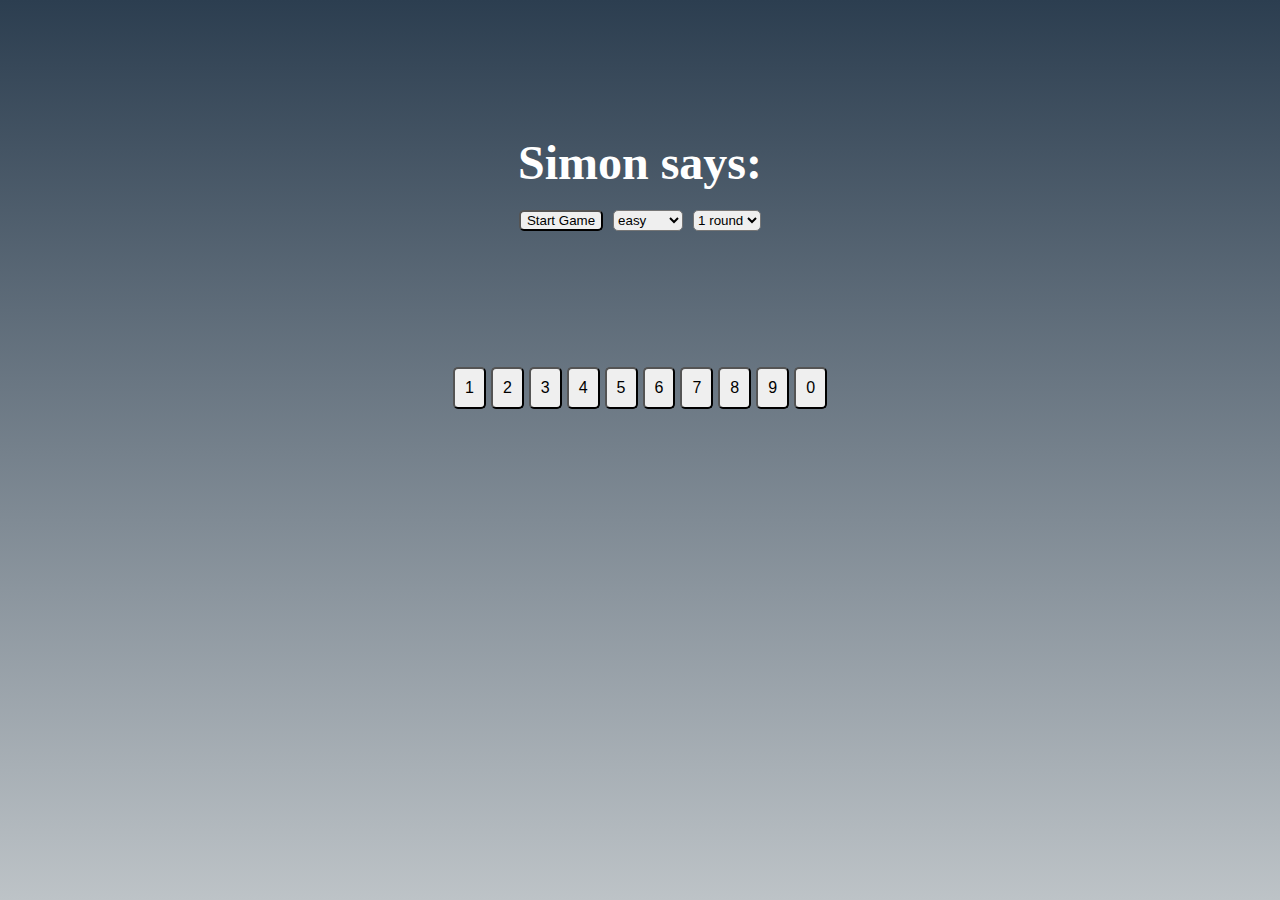
<file: simon-says/index.html>
<!doctype html>
<html lang="en">
<head>
  <meta charset="UTF-8">
  <meta name="viewport"
        content="width=device-width, user-scalable=no, initial-scale=1.0, maximum-scale=1.0, minimum-scale=1.0">
  <meta http-equiv="X-UA-Compatible" content="ie=edge">
  <title>Simon-Says</title>
  <link rel="stylesheet" href="style.css">
</head>
<body id="app">

<script type="module" src="script.js"></script>
</body>
</html>
</file>
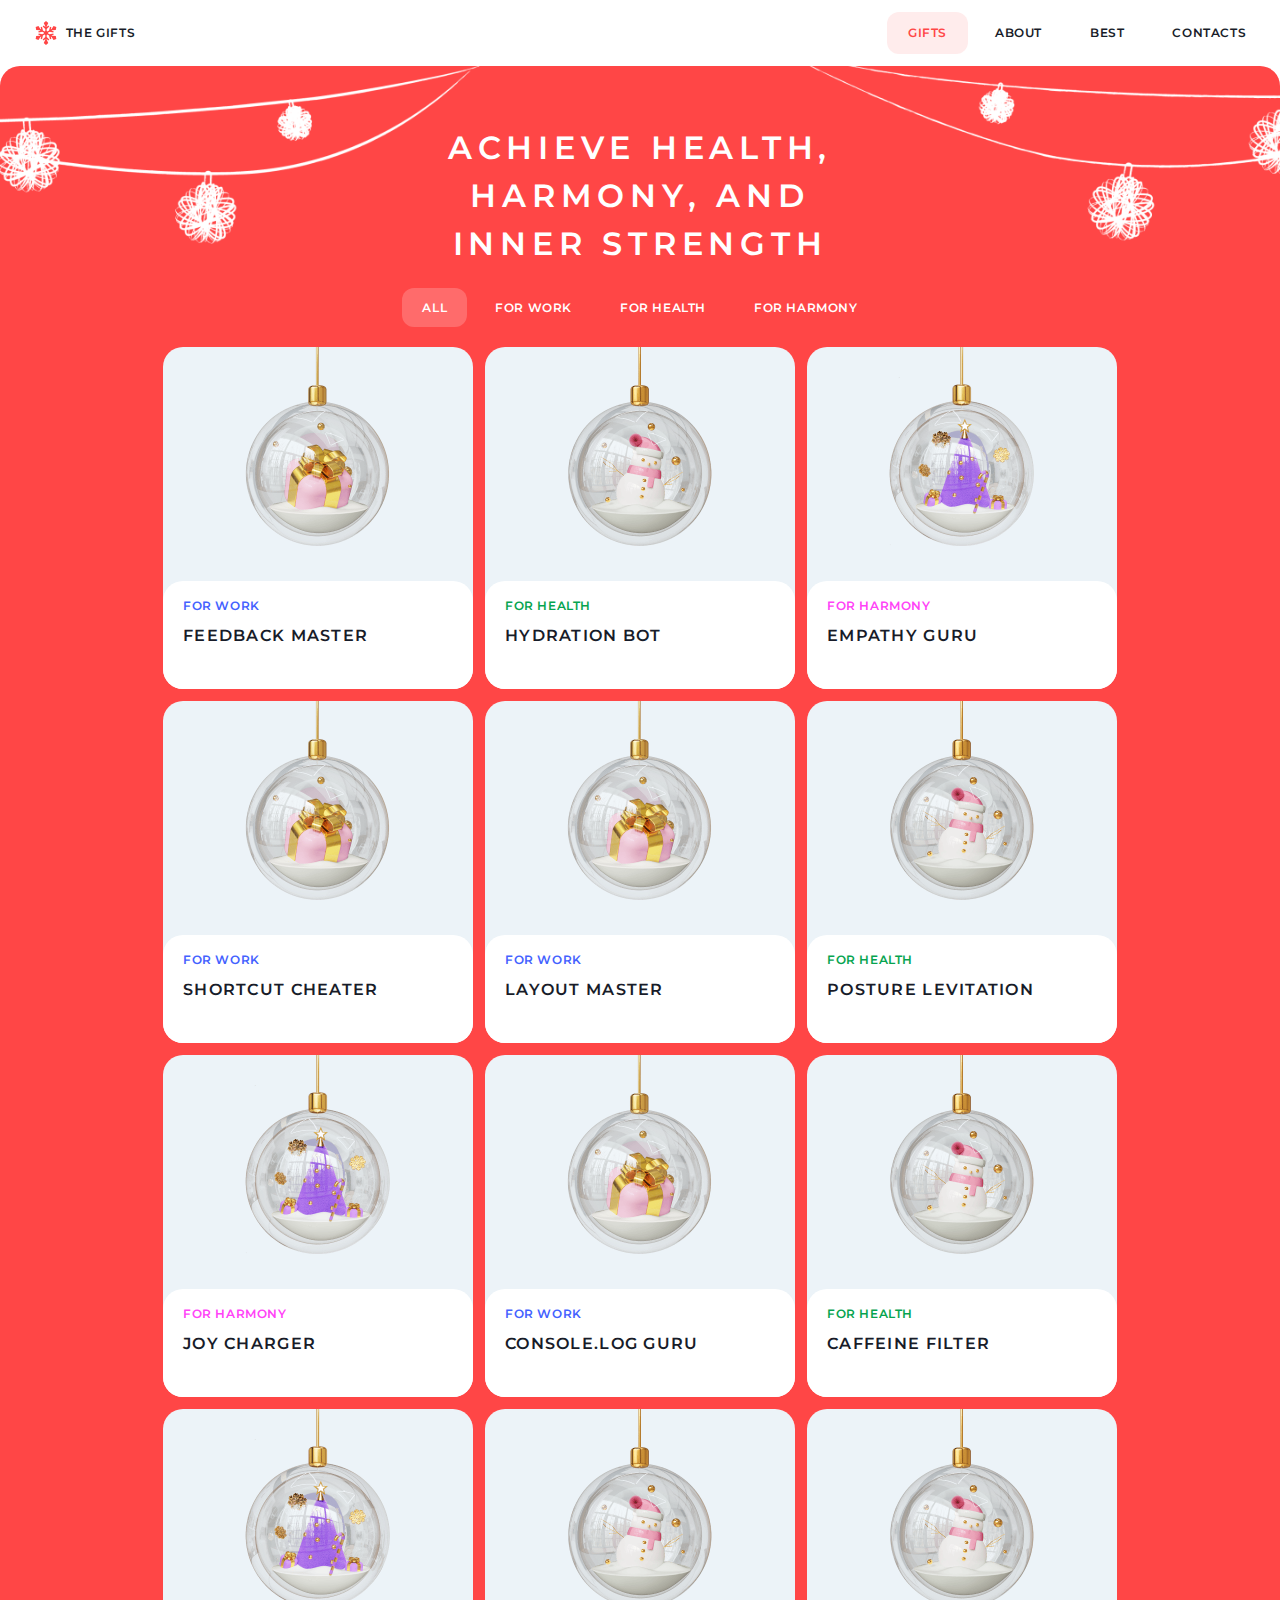
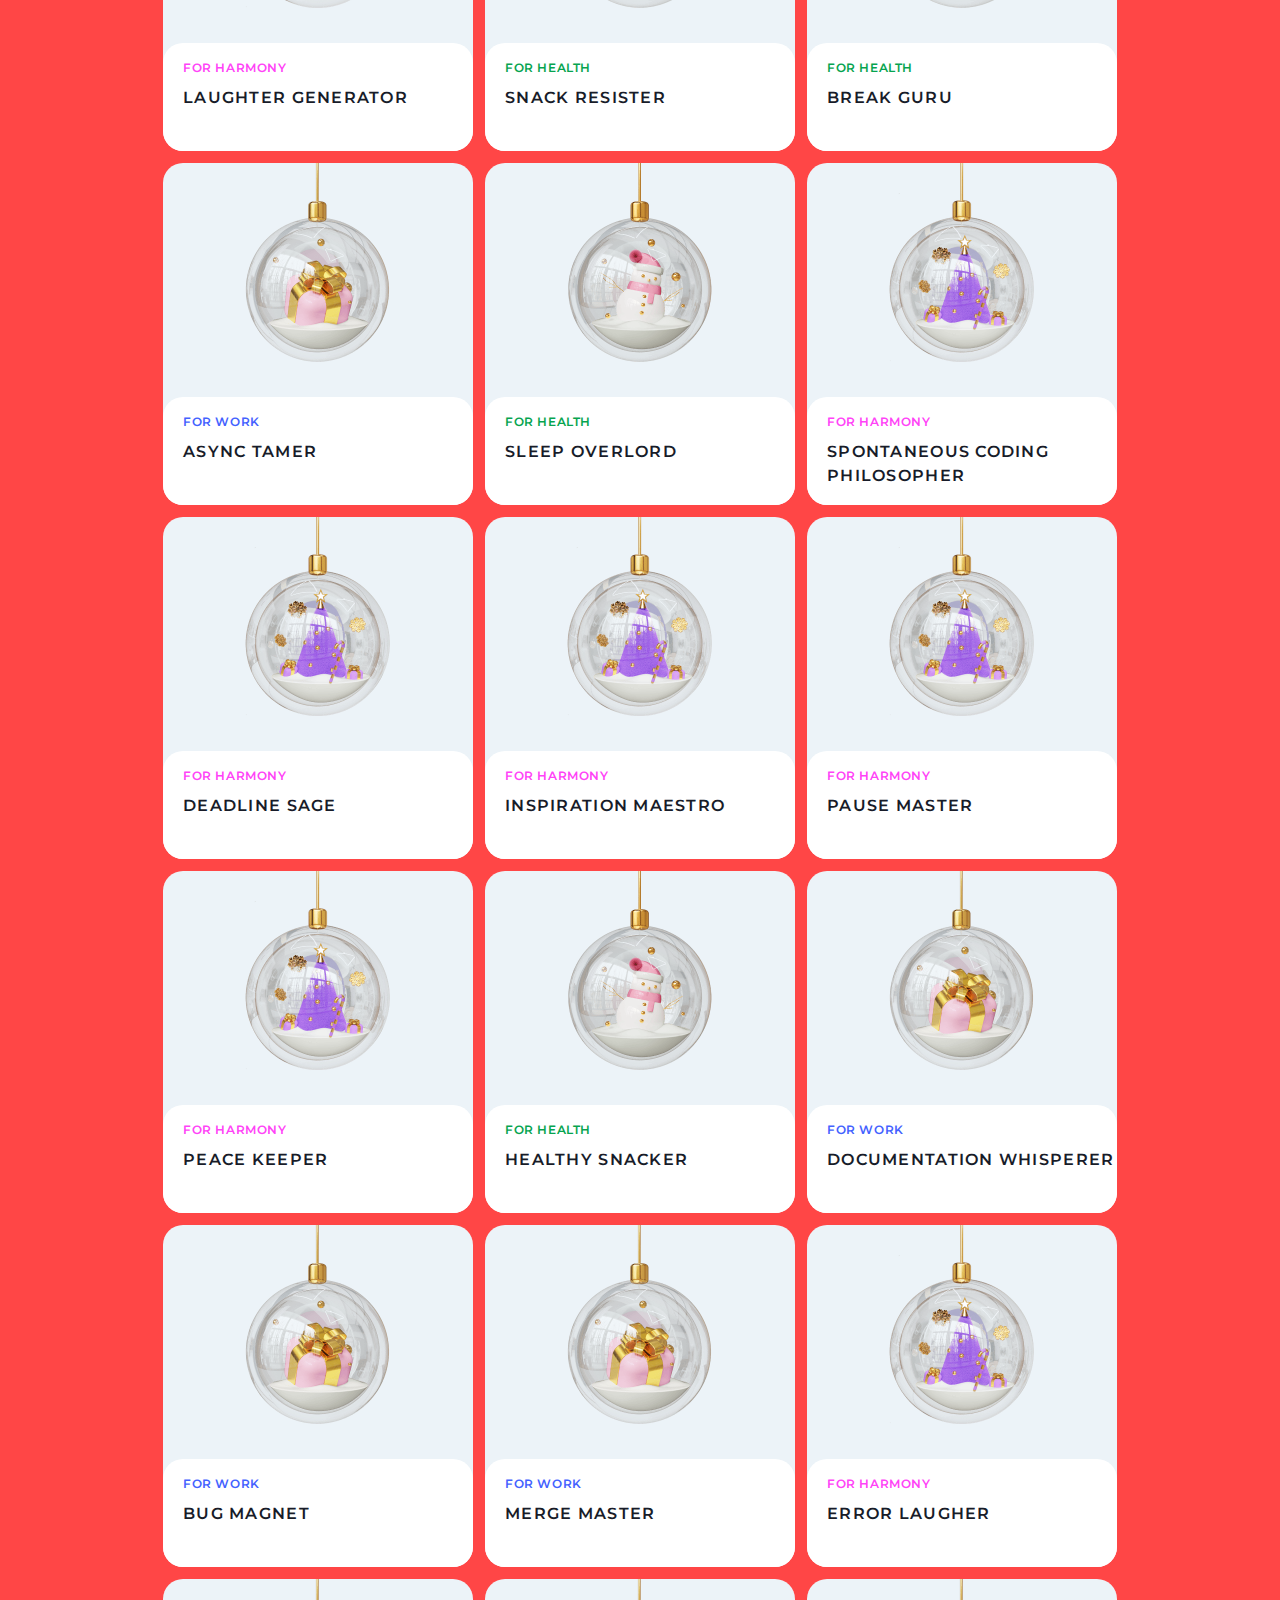
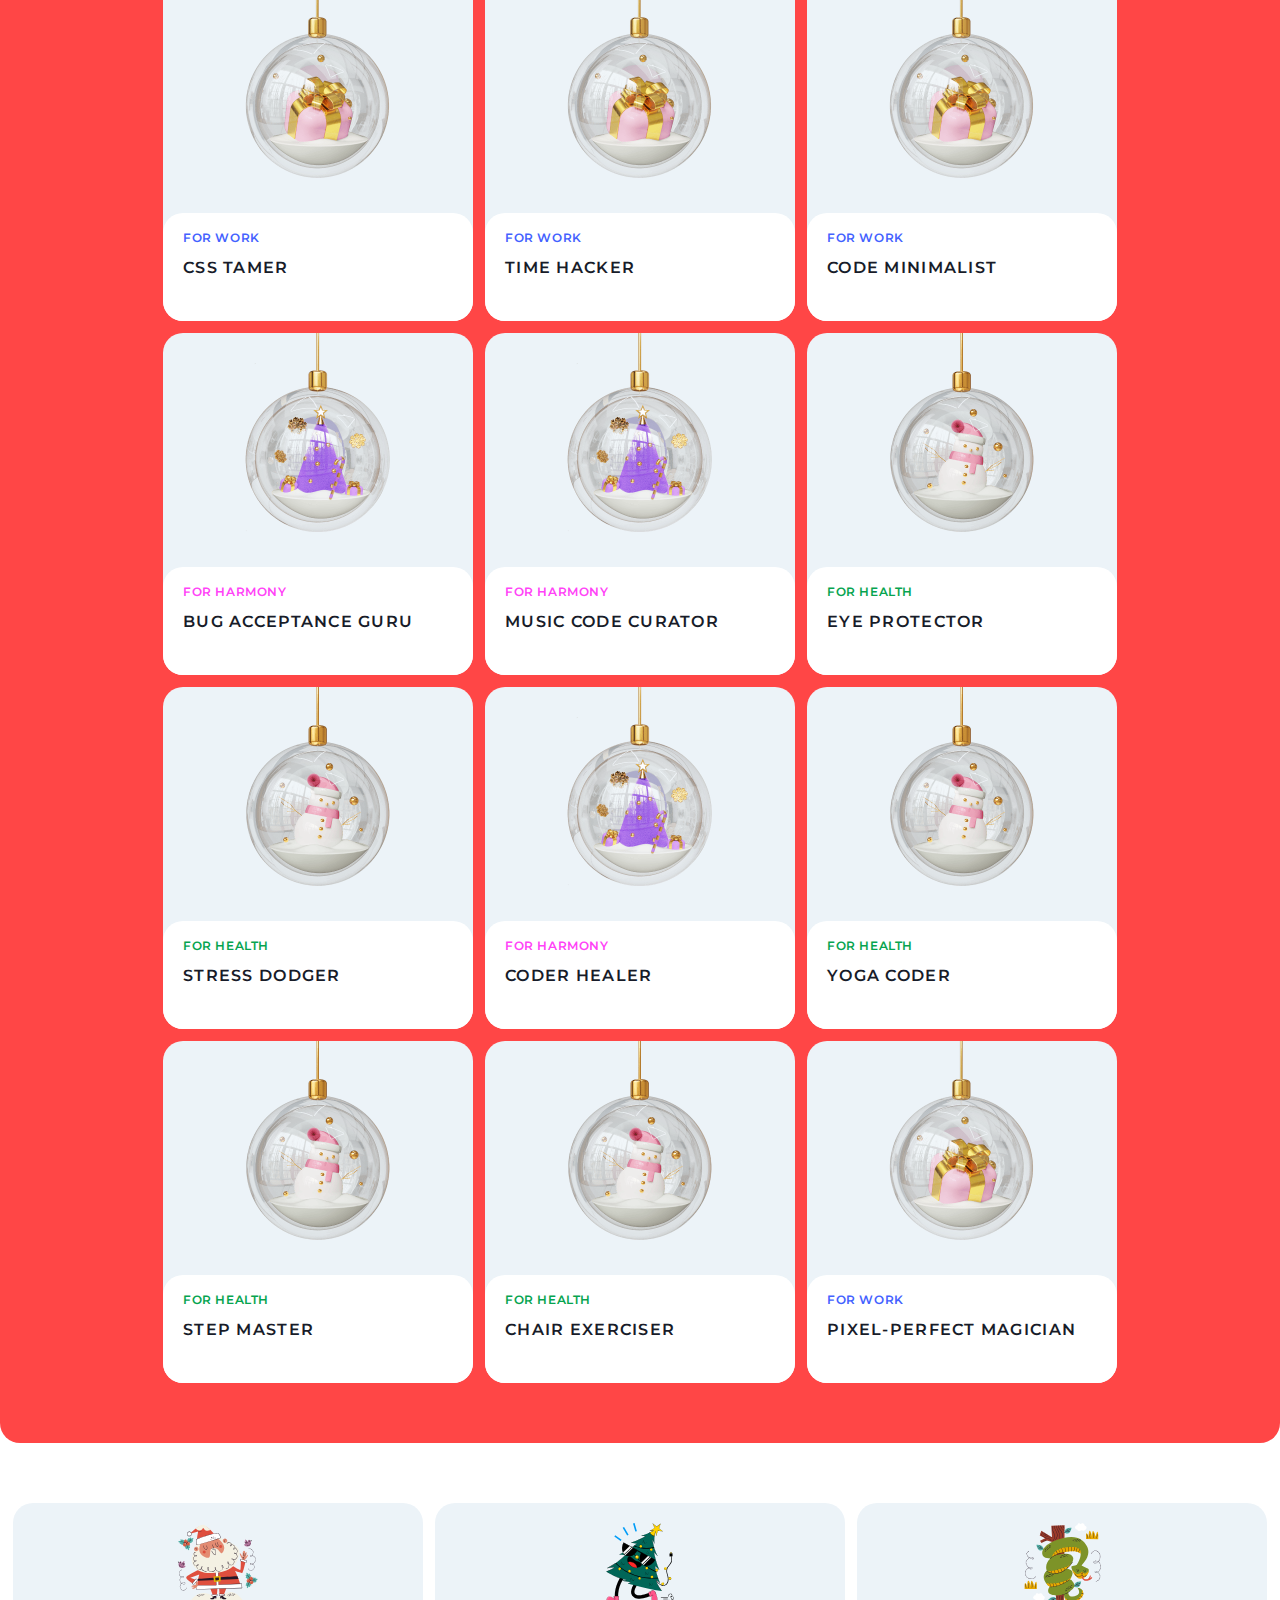
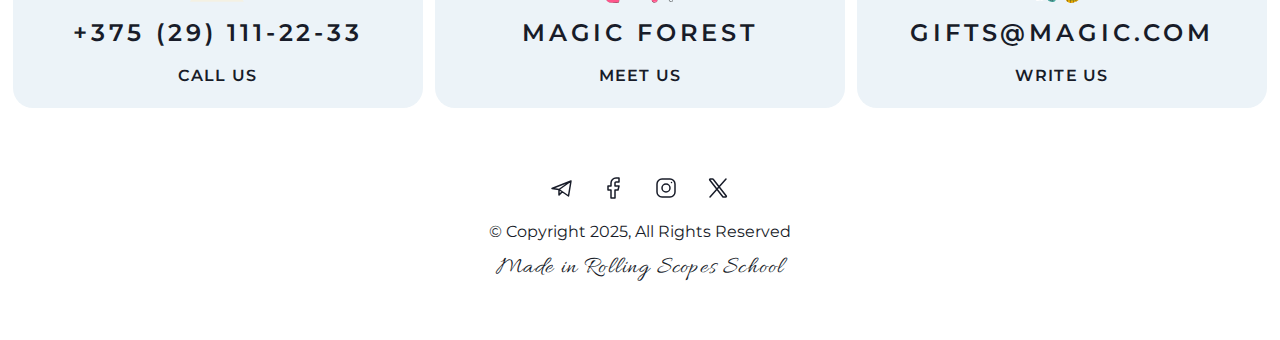
<file: christmas-shop/gifts.html>
<!doctype html>
<html lang="en">
<head>
  <meta charset="UTF-8">
  <meta name="viewport"
        content="width=device-width, initial-scale=1.0">
  <meta http-equiv="X-UA-Compatible" content="ie=edge">
  <title>Gifts</title>
  <link rel="stylesheet" href="style.css">
  <link rel="shortcut icon" href="assets/logo.svg" type="image/x-icon">
  <link rel="preconnect" href="https://fonts.googleapis.com">
  <link rel="preconnect" href="https://fonts.gstatic.com" crossorigin>
  <link href="https://fonts.googleapis.com/css2?family=Allura&display=swap" rel="stylesheet">
  <link rel="preconnect" href="https://fonts.googleapis.com">
  <link rel="preconnect" href="https://fonts.gstatic.com" crossorigin>
  <link href="https://fonts.googleapis.com/css2?family=Allura&family=Montserrat:ital,wght@0,100..900;1,100..900&display=swap" rel="stylesheet">
  <link rel="stylesheet" href="media.css">
</head>
<body>
<header>

  <div class="container">

    <a href="index.html" class="logo_wrap">
      <img src="assets/logo.svg" alt="logo">
      <p class="logo_title">
        The gifts
      </p>
    </a>

    <nav>
      <ul class="menu">
        <li><a href="#" class="disabled__link">gifts</a></li>
        <li><a href="index.html#about">about</a></li>
        <li><a href="index.html#gifts">best</a></li>
        <li><a href="#contacts">contacts</a></li>
      </ul>
    </nav>

    <div class="burger-wrap">
      <div class="burger-icon">
      </div>
    </div>

  </div>

</header>
<main>
  <section class="gift-section__header">
    <div class="container">
      <h1 class="main_title">
        Achieve health,<br> harmony, and<br> inner strength
      </h1>
    </div>
  </section>
  <section class="gift-section">
    <div class="container">
      <div class="tabs">
        <a href="#" class="tabs__item disabled__tab ">all</a>
        <a href="#" class="tabs__item">for work</a>
        <a href="#" class="tabs__item">for health</a>
        <a href="#" class="tabs__item">for harmony</a>
      </div>
    </div>
    <div class="container">
      <div class="container gifts__wrap" id="gifts">
      </div>
    </div>
  </section>
</main>
<footer id="contacts">
  <div class="container footer__first__container">

    <a href="tel:+1234567890" class="footer__card">
      <svg width="81" height="80" viewBox="0 0 81 80" fill="none" xmlns="http://www.w3.org/2000/svg">
        <g clip-path="url(#clip0_3_712)">
          <path d="M66.9753 78.7133H13.0664C13.0664 78.7133 18.7863 68.845 27.4103 70.0806C36.0342 71.3163 35.1721 75.0449 41.9305 73.8281C46.7569 72.9592 45.6017 71.3944 51.2746 69.3727C59.2492 66.5306 66.9753 78.7133 66.9753 78.7133Z" fill="#F4F1E3" />
          <path d="M73.453 18.9511C73.4024 18.9511 73.3526 18.9277 73.3202 18.8838C73.2668 18.8106 73.2827 18.7077 73.356 18.6544C73.4637 18.5672 74.1541 17.8519 74.4772 17.4722C74.0969 17.5249 73.3937 17.6585 72.7538 17.7952C72.6644 17.8116 72.5777 17.7574 72.559 17.6688C72.5399 17.5799 72.5965 17.4927 72.6852 17.4738C74.8749 17.0061 74.9021 17.0938 74.951 17.2525C75.0349 17.5225 73.5655 18.9081 73.5497 18.9194C73.5205 18.941 73.4865 18.9511 73.453 18.9511Z" fill="#241726" />
          <path d="M70.9202 18.9931C70.9202 18.9931 71.0793 16.4337 72.4146 16.899C74.2643 17.5436 75.1149 22.312 71.6229 23.347C68.131 24.382 66.8724 21.51 66.8724 21.51L68.7482 21.0797C68.7482 21.0797 67.4055 19.8661 67.5326 18.8723C67.6596 17.8786 68.7087 18.7544 68.7087 18.7544C68.7087 18.7544 67.4833 16.4626 68.5019 16.3953C69.5204 16.3281 70.9202 18.9931 70.9202 18.9931Z" fill="#B1739A" />
          <path d="M72.4957 18.6936C72.1386 18.6936 71.7918 18.1708 71.6921 18.0076C71.6447 17.9299 71.6693 17.829 71.7468 17.7818C71.8238 17.7343 71.9251 17.7586 71.9724 17.8363C72.1097 18.0608 72.3251 18.3046 72.4507 18.3555C72.4522 18.219 72.3588 17.8821 72.2316 17.5822C72.1963 17.4988 72.2354 17.4024 72.3186 17.3671C72.4022 17.3318 72.4985 17.3704 72.534 17.454C72.6677 17.7693 72.8705 18.3333 72.726 18.5688C72.6807 18.6429 72.6076 18.6868 72.5201 18.6929C72.5119 18.6936 72.5038 18.6936 72.4957 18.6936Z" fill="#241726" />
          <path d="M69.3413 21.0711C69.3044 21.0711 69.2672 21.0586 69.2366 21.0333C69.1363 20.9498 68.2601 20.2026 68.3233 19.5887C68.3444 19.3858 68.4619 19.3103 68.5301 19.2834C68.731 19.2042 69.0208 19.3434 69.2649 19.5067C69.1529 18.8778 69.2111 18.5223 69.4399 18.4483C69.5372 18.4162 69.8335 18.3212 70.9201 20.0134C70.969 20.0898 70.9468 20.1914 70.8705 20.2404C70.794 20.2895 70.6926 20.267 70.6436 20.1911C70.2496 19.5772 69.7315 18.895 69.5352 18.7789C69.5086 18.9004 69.5616 19.3953 69.6797 19.8703C69.6969 19.9395 69.6672 20.0123 69.6061 20.0497C69.5451 20.0872 69.4671 20.0811 69.4127 20.0339C69.1191 19.7789 68.756 19.5618 68.6554 19.5878C68.656 19.5908 68.6526 19.6022 68.6504 19.6228C68.6158 19.9547 69.1205 20.5092 69.4468 20.7806C69.5163 20.8386 69.526 20.9423 69.4679 21.0118C69.4352 21.0509 69.3885 21.0711 69.3413 21.0711Z" fill="#241726" />
          <path d="M70.8772 22.7548C70.376 22.7548 70.0068 22.6566 69.9772 22.6487C69.8899 22.6246 69.8385 22.5345 69.8624 22.447C69.8863 22.3598 69.9765 22.309 70.064 22.3318C70.0768 22.3357 71.353 22.6718 72.3322 22.0348C72.9216 21.6512 73.2919 20.9896 73.433 20.0684C73.4465 19.9785 73.5283 19.9166 73.6202 19.9307C73.7099 19.9445 73.7715 20.0282 73.7577 20.1177C73.6018 21.137 73.1818 21.8749 72.5091 22.3115C71.9669 22.6634 71.3607 22.7548 70.8772 22.7548Z" fill="#241726" />
          <path d="M2.16621 40.4582C2.13339 40.4582 2.10011 40.4482 2.07136 40.4271C2.05558 40.4156 0.586674 39.0288 0.670111 38.7596C0.721361 38.5967 0.746674 38.5146 2.93605 38.9812C3.0248 39.0001 3.08121 39.0873 3.0623 39.1762C3.04339 39.2648 2.95605 39.3199 2.86746 39.3026C2.22761 39.166 1.52464 39.0323 1.14402 38.9796C1.4673 39.3593 2.15808 40.0753 2.26777 40.1637C2.33699 40.2198 2.35089 40.3224 2.29652 40.3934C2.26402 40.4357 2.21542 40.4582 2.16621 40.4582Z" fill="#241726" />
          <path d="M4.7009 40.5009C4.7009 40.5009 4.54184 37.9415 3.20653 38.4069C1.35684 39.0514 0.506215 43.8198 3.99825 44.8548C7.49012 45.8898 8.74872 43.0178 8.74872 43.0178L6.87309 42.5875C6.87309 42.5875 8.21575 41.3739 8.08872 40.3801C7.96168 39.3865 6.91262 40.2622 6.91262 40.2622C6.91262 40.2622 8.13793 37.9704 7.11934 37.9031C6.10075 37.8359 4.7009 40.5009 4.7009 40.5009Z" fill="#B1739A" />
          <path d="M3.12544 40.2018C3.11747 40.2018 3.10919 40.2018 3.10122 40.2011C3.01372 40.1951 2.94059 40.1511 2.89512 40.0771C2.75059 39.8416 2.95356 39.2775 3.08715 38.9619C3.12278 38.8782 3.21919 38.8394 3.30247 38.875C3.3859 38.9104 3.42481 39.0066 3.3895 39.0902C3.26231 39.3904 3.16887 39.7272 3.17044 39.8638C3.29637 39.8129 3.51169 39.5691 3.64872 39.3443C3.69622 39.2666 3.79747 39.2426 3.87434 39.2897C3.95184 39.3369 3.97637 39.4379 3.92903 39.5155C3.82965 39.6786 3.48231 40.2018 3.12544 40.2018Z" fill="#241726" />
          <path d="M6.27995 42.5789C6.23277 42.5789 6.18605 42.5588 6.15355 42.5195C6.09558 42.45 6.10511 42.3463 6.1748 42.2883C6.50105 42.0169 7.00542 41.4625 6.97105 41.1305C6.96792 41.1 6.96136 41.0897 6.96136 41.0897C6.87589 41.065 6.50667 41.2831 6.20855 41.5416C6.15417 41.5885 6.07574 41.5949 6.01511 41.5574C5.95402 41.5202 5.92433 41.4474 5.94152 41.3777C6.05324 40.928 6.10683 40.4608 6.07027 40.2969C5.86339 40.4377 5.36167 41.101 4.97761 41.6991C4.92839 41.775 4.82683 41.7975 4.75074 41.7485C4.67449 41.6994 4.6523 41.5977 4.7012 41.5214C5.78824 39.828 6.08355 39.9239 6.18136 39.9563C6.41011 40.0303 6.46855 40.3856 6.35636 41.0144C6.60074 40.8514 6.89105 40.7116 7.09136 40.7911C7.15933 40.818 7.27667 40.8935 7.29792 41.0964C7.3612 41.7103 6.48511 42.4575 6.3848 42.541C6.35417 42.5664 6.31683 42.5789 6.27995 42.5789Z" fill="#241726" />
          <path d="M4.74371 44.2626C4.26043 44.2626 3.65418 44.1712 3.11215 43.8193C2.43949 43.3827 2.01934 42.6448 1.8634 41.6256C1.84965 41.536 1.91121 41.4524 2.0009 41.4385C2.09137 41.4245 2.17434 41.4863 2.18809 41.5762C2.32918 42.4976 2.69949 43.1593 3.28903 43.5426C4.26793 44.1795 5.54465 43.843 5.55731 43.8396C5.64496 43.8165 5.73512 43.8676 5.75887 43.9548C5.78278 44.0423 5.73153 44.1324 5.64403 44.1565C5.61449 44.1645 5.24512 44.2626 4.74371 44.2626Z" fill="#241726" />
          <path d="M10.175 17.7531C10.175 17.7531 11.1852 14.7565 11.6185 15.066C12.0519 15.3754 11.943 15.8957 11.943 15.8957C11.943 15.8957 13.2032 14.2676 13.8863 14.6657C14.5693 15.0639 13.9021 15.872 13.9021 15.872C13.9021 15.872 16.0169 14.3715 16.3505 15.1576C16.6841 15.9437 14.7772 17.5496 14.7772 17.5496C14.7772 17.5496 15.8777 16.8685 16.1061 17.7912C16.3346 18.7139 14.4871 18.9365 14.3722 18.9359C14.2574 18.9354 14.9758 18.9034 14.7603 19.5145C14.5449 20.1254 8.7316 20.4403 10.175 17.7531Z" fill="#51AEA5" />
          <path d="M7.50706 21.0492C7.50706 21.0492 4.67597 22.4579 4.58753 21.9327C4.4991 21.4076 4.94347 21.116 4.94347 21.116C4.94347 21.116 2.90144 21.3792 2.69878 20.6149C2.49613 19.8507 3.53925 19.7496 3.53925 19.7496C3.53925 19.7496 0.982222 19.319 1.30097 18.5267C1.61972 17.7345 4.1041 17.9437 4.1041 17.9437C4.1041 17.9437 2.84394 17.649 3.33363 16.8343C3.82332 16.0196 5.28878 17.1665 5.36972 17.2479C5.45066 17.3293 4.91925 16.8446 5.50331 16.5642C6.08753 16.2837 10.4264 20.1656 7.50706 21.0492Z" fill="#51AEA5" />
          <path d="M10.8944 20.5759C10.8944 20.5759 13.5311 22.3214 13.1208 22.6609C12.7105 23.0003 12.2356 22.7616 12.2356 22.7616C12.2356 22.7616 13.4856 24.3975 12.9256 24.9555C12.3655 25.5134 11.7558 24.6611 11.7558 24.6611C11.7558 24.6611 12.663 27.0902 11.8177 27.2109C10.9724 27.3316 9.90971 25.0763 9.90971 25.0763C9.90971 25.0763 10.2855 26.3147 9.33502 26.2986C8.38456 26.2825 8.64377 24.4398 8.67377 24.3289C8.70377 24.2181 8.55018 24.9206 8.01487 24.5555C7.47956 24.1903 8.66784 18.4911 10.8944 20.5759Z" fill="#51AEA5" />
          <path d="M11.6078 18.7081C11.3011 18.6439 10.9966 18.6592 10.7141 18.7378C10.8386 17.7669 10.1986 16.848 9.22409 16.6441C8.19987 16.4297 7.19565 17.0864 6.98143 18.1106C6.85268 18.7263 7.04003 19.3335 7.43128 19.7674C6.74878 19.938 6.18784 20.4814 6.03409 21.2163C5.81972 22.2405 6.47643 23.2447 7.50065 23.4589C8.52503 23.6733 9.52909 23.0166 9.74331 21.9924C9.75784 21.9231 9.76753 21.8541 9.77425 21.7853C10.0375 22.097 10.4014 22.3274 10.8316 22.4175C11.856 22.6319 12.86 21.9752 13.0742 20.951C13.2888 19.9266 12.6322 18.9225 11.6078 18.7081ZM9.3419 20.3236C9.3394 20.343 9.33612 20.3624 9.3344 20.3817C9.32112 20.3661 9.30737 20.3508 9.29378 20.3356C9.30972 20.3316 9.32597 20.3281 9.3419 20.3236Z" fill="#D45A41" />
          <path d="M6.90878 19.8187C6.87691 19.8187 6.84456 19.8095 6.81628 19.7901C5.67831 19.0128 3.5444 19.1086 3.52284 19.1082C3.42956 19.1182 3.35503 19.0428 3.35081 18.9525C3.34644 18.862 3.41628 18.785 3.50691 18.7806C3.59862 18.7757 5.7719 18.6792 7.00175 19.5189C7.07659 19.5701 7.09581 19.6722 7.04472 19.7473C7.01269 19.7937 6.96112 19.8187 6.90878 19.8187Z" fill="#241726" />
          <path d="M11.6077 18.8721C11.5307 18.8721 11.4619 18.8175 11.4468 18.7392C11.4294 18.65 11.4875 18.5638 11.5764 18.5464C12.2753 18.4105 13.4855 16.8803 13.893 16.3021C13.9452 16.2283 14.0472 16.21 14.1219 16.2622C14.196 16.3144 14.2138 16.4171 14.1616 16.4911C14.0039 16.715 12.5939 18.683 11.6394 18.8689C11.6286 18.8711 11.6182 18.8721 11.6077 18.8721Z" fill="#241726" />
          <path d="M10.6697 25.2853C10.5802 25.2853 10.5069 25.2134 10.5055 25.1236C10.496 24.5517 10.358 23.0008 9.84003 22.6947C9.7619 22.6484 9.73612 22.5478 9.78206 22.4698C9.82831 22.3915 9.92878 22.3662 10.0071 22.4117C10.7752 22.8656 10.8302 24.889 10.8339 25.1183C10.8353 25.2087 10.763 25.2834 10.6724 25.285C10.6714 25.2853 10.6705 25.2853 10.6697 25.2853Z" fill="#241726" />
          <path d="M10.7477 18.7329C10.6627 18.7015 10.5685 18.7448 10.5366 18.8301C10.5328 18.8401 10.1474 19.8551 9.33378 20.0135C9.3055 20.0191 9.28207 20.0332 9.2616 20.0505C9.2205 20.022 9.18035 19.9927 9.13441 19.9668C8.49347 19.6043 7.9505 19.4838 7.52035 19.6109C7.14785 19.7205 7.00566 19.9743 6.9905 20.0027C6.94878 20.0823 6.97925 20.1794 7.05816 20.2221C7.13675 20.2654 7.23613 20.2355 7.28035 20.1573C7.28425 20.1505 7.37597 19.9918 7.62394 19.9224C7.85832 19.8582 8.28207 19.8615 8.97269 20.2527C9.84613 20.7466 9.59457 21.9066 9.58347 21.9557C9.56347 22.0438 9.61863 22.1321 9.70691 22.1523C9.71925 22.1548 9.7316 22.1565 9.74363 22.1565C9.81847 22.1565 9.88597 22.1052 9.90347 22.0291C9.91488 21.9795 10.1322 20.9785 9.53988 20.2985C10.4341 20.0285 10.8278 18.9898 10.8449 18.9434C10.8761 18.8585 10.8327 18.7643 10.7477 18.7329Z" fill="#241726" />
          <path d="M10.0721 18.256C10.003 18.256 9.93863 18.2121 9.91597 18.1427C9.69769 17.4769 8.93035 17.533 8.92316 17.5327C8.83113 17.5413 8.75347 17.473 8.74597 17.3825C8.73863 17.2921 8.80581 17.2128 8.89628 17.2055C9.25269 17.1728 9.98957 17.313 10.2282 18.0407C10.2564 18.1266 10.2094 18.2192 10.1233 18.2478C10.1063 18.2533 10.0889 18.256 10.0721 18.256Z" fill="#FBFCFF" />
          <path d="M12.5519 20.6822C12.48 20.6822 12.4139 20.6344 12.3938 20.5619C12.2574 20.0693 11.54 19.7679 11.5328 19.7646C11.4491 19.7302 11.4092 19.6341 11.4436 19.5504C11.4782 19.4666 11.5739 19.4269 11.6577 19.4608C11.6932 19.4755 12.5307 19.8258 12.7103 20.474C12.7346 20.5615 12.6833 20.6519 12.5958 20.676C12.5813 20.6802 12.5664 20.6822 12.5519 20.6822Z" fill="#FBFCFF" />
          <path d="M9.09222 21.644C9.00238 21.644 8.92909 21.5718 8.928 21.4816C8.92675 21.3726 8.88753 21.2832 8.80863 21.2083C8.55722 20.9704 7.9755 20.938 7.77144 20.9488C7.68441 20.9521 7.60441 20.8824 7.60034 20.7916C7.59644 20.7012 7.66675 20.6246 7.75722 20.6204C7.79316 20.6204 8.62941 20.5868 9.03409 20.9693C9.17925 21.1066 9.25394 21.2776 9.25659 21.4776C9.25769 21.568 9.18503 21.6424 9.09441 21.6437C9.09363 21.644 9.09284 21.644 9.09222 21.644Z" fill="#FBFCFF" />
          <path d="M71.0682 56.2255C71.0682 56.2255 68.3132 54.6733 68.6981 54.3053C69.0829 53.9374 69.5737 54.1416 69.5737 54.1416C69.5737 54.1416 68.2096 52.5994 68.7284 52.0027C69.247 51.4061 69.9164 52.2125 69.9164 52.2125C69.9164 52.2125 68.8374 49.8547 69.672 49.6738C70.5065 49.4928 71.7279 51.6663 71.7279 51.6663C71.7279 51.6663 71.2645 50.458 72.2135 50.406C73.1626 50.3539 73.0362 52.2105 73.0142 52.3232C72.9921 52.4358 73.0951 51.7241 73.6551 52.0499C74.2153 52.3758 73.4384 58.1455 71.0682 56.2255Z" fill="#51AEA5" />
          <path d="M73.8076 59.4625C73.8076 59.4625 74.6626 62.5069 74.1303 62.4956C73.5979 62.4844 73.3945 61.9933 73.3945 61.9933C73.3945 61.9933 73.2715 64.0484 72.4829 64.1049C71.6943 64.1611 71.7898 63.1175 71.7898 63.1175C71.7898 63.1175 70.889 65.5491 70.1703 65.0878C69.4515 64.6267 70.1212 62.2252 70.1212 62.2252C70.1212 62.2252 69.5964 63.4081 68.8875 62.7749C68.1786 62.1416 69.579 60.9161 69.6742 60.8519C69.7693 60.7875 69.1939 61.2191 69.0275 60.5928C68.8609 59.9666 73.485 56.4292 73.8076 59.4625Z" fill="#51AEA5" />
          <path d="M73.9759 56.0462C73.9759 56.0462 76.1832 53.7819 76.4401 54.2484C76.697 54.7148 76.3735 55.1368 76.3735 55.1368C76.3735 55.1368 78.2143 54.2144 78.6578 54.8688C79.1012 55.5234 78.1499 55.9632 78.1499 55.9632C78.1499 55.9632 80.7057 55.5257 80.6663 56.3788C80.627 57.2319 78.2128 57.8543 78.2128 57.8543C78.2128 57.8543 79.4995 57.7165 79.3062 58.6471C79.1128 59.5777 77.351 58.979 77.2478 58.9288C77.1445 58.8787 77.806 59.1609 77.3473 59.6184C76.8887 60.076 71.5117 57.844 73.9759 56.0462Z" fill="#51AEA5" />
          <path d="M75.1522 57.4414C75.0868 57.4142 75.0209 57.3917 74.9545 57.3724C75.3098 57.1721 75.6042 56.8575 75.7731 56.4516C76.175 55.4853 75.7175 54.3763 74.7514 53.9744C73.7851 53.5725 72.6761 54.03 72.2742 54.9961C72.1539 55.2855 72.112 55.5875 72.1364 55.8797C71.2057 55.576 70.1834 56.033 69.8011 56.9524C69.3992 57.9186 69.8567 59.0277 70.8228 59.4296C71.4036 59.6711 72.035 59.6003 72.5343 59.2971C72.5745 59.9994 73.0036 60.6521 73.6967 60.9403C74.6629 61.3422 75.772 60.8847 76.1739 59.9185C76.5759 58.9524 76.1184 57.8433 75.1522 57.4414ZM73.4378 57.5242C73.4564 57.5303 73.4748 57.5371 73.4934 57.5425C73.4756 57.5525 73.4579 57.5631 73.4404 57.5739C73.4397 57.5574 73.4392 57.5407 73.4378 57.5242Z" fill="#D45A41" />
          <path d="M70.8307 63.0995C70.8232 63.0995 70.8154 63.0989 70.8078 63.098C70.7179 63.0855 70.6554 63.0023 70.6679 62.9127C70.6806 62.8216 70.9912 60.6686 72.0463 59.6172C72.1107 59.5533 72.2146 59.5533 72.2785 59.6178C72.3428 59.6819 72.3424 59.7859 72.2782 59.85C71.3017 60.8228 70.9962 62.937 70.9931 62.9581C70.9817 63.0402 70.9113 63.0995 70.8307 63.0995Z" fill="#241726" />
          <path d="M72.274 55.1604C72.1836 55.1604 72.1101 55.0873 72.1098 54.9968C72.1067 54.2845 70.8296 52.8098 70.3376 52.3018C70.2746 52.2366 70.2762 52.1327 70.3415 52.0696C70.407 52.0068 70.5109 52.008 70.5737 52.0735C70.764 52.2701 72.434 54.0229 72.4382 54.9957C72.4386 55.0865 72.3654 55.1602 72.2746 55.1605L72.274 55.1604Z" fill="#241726" />
          <path d="M75.7367 57.5335C75.6981 57.5335 75.6593 57.52 75.6282 57.4924C75.5601 57.4327 75.5535 57.3288 75.6134 57.2608C76.2029 56.5911 78.2013 56.9153 78.427 56.9546C78.5163 56.9699 78.576 57.0549 78.5607 57.1441C78.5453 57.2336 78.4609 57.2961 78.3709 57.2778C77.8076 57.1806 76.2573 57.0261 75.8601 57.4777C75.8274 57.5146 75.7823 57.5335 75.7367 57.5335Z" fill="#241726" />
          <path d="M75.2182 57.2913C75.1715 57.2707 74.2285 56.87 73.4501 57.3252C73.3523 56.3964 72.4051 55.8157 72.3628 55.79C72.2848 55.7438 72.1843 55.7678 72.1376 55.8461C72.0909 55.9238 72.1159 56.0247 72.1935 56.0716C72.2029 56.0771 73.1281 56.6453 73.1317 57.4741C73.1318 57.503 73.1414 57.5286 73.1545 57.5522C73.1187 57.5874 73.0824 57.6213 73.0482 57.6617C72.572 58.2239 72.3529 58.7349 72.3968 59.1807C72.435 59.5671 72.6578 59.7541 72.6829 59.7742C72.7129 59.798 72.7485 59.8096 72.7839 59.8096C72.8315 59.8096 72.8787 59.7886 72.9112 59.7489C72.9681 59.6794 72.9578 59.5764 72.889 59.5186C72.8831 59.5135 72.7442 59.3936 72.7228 59.1369C72.7025 58.895 72.7859 58.4794 73.2987 57.8739C73.9473 57.1077 75.0403 57.5717 75.0862 57.5921C75.1703 57.6286 75.2664 57.5902 75.3023 57.5074C75.3389 57.4244 75.3012 57.3278 75.2182 57.2913Z" fill="#241726" />
          <path d="M70.4551 57.5606C70.4493 57.5606 70.4434 57.5603 70.4376 57.5597C70.3473 57.55 70.2821 57.4692 70.2917 57.3791C70.3295 57.0234 70.6017 56.3252 71.3606 56.2267C71.4503 56.2139 71.5329 56.2784 71.5445 56.3684C71.5562 56.4586 71.4928 56.5406 71.4029 56.5525C70.7082 56.6427 70.6189 57.4059 70.6181 57.4136C70.6092 57.4981 70.5379 57.5606 70.4551 57.5606Z" fill="#FBFCFF" />
          <path d="M73.1603 55.3416C73.1295 55.3416 73.0984 55.333 73.0706 55.3147C72.9948 55.2654 72.9734 55.1637 73.0228 55.088C73.0437 55.0557 73.5443 54.2983 74.2148 54.2432C74.3062 54.2362 74.3845 54.3029 74.392 54.3933C74.3993 54.4838 74.3321 54.563 74.2417 54.5704C73.7321 54.6124 73.3021 55.2608 73.2978 55.2672C73.2665 55.3154 73.2139 55.3416 73.1603 55.3416Z" fill="#FBFCFF" />
          <path d="M73.5963 59.3245C73.5885 59.3245 73.5804 59.3238 73.5724 59.3226C73.4828 59.3098 73.4206 59.2263 73.4337 59.1365C73.4387 59.1015 73.5637 58.273 74.0149 57.9473C74.1767 57.8309 74.3585 57.7888 74.5554 57.8241C74.6448 57.8399 74.7042 57.9252 74.6884 58.0143C74.6724 58.1038 74.5887 58.1618 74.4981 58.1474C74.3899 58.1282 74.2954 58.1499 74.2076 58.2135C73.9265 58.4159 73.7882 58.9826 73.7585 59.184C73.7467 59.2657 73.6765 59.3245 73.5963 59.3245Z" fill="#FBFCFF" />
          <path d="M27.5178 72.1554C27.4725 72.1554 27.4273 72.1368 27.395 72.1003C27.3747 72.0775 26.8984 71.5621 26.1514 71.9162C26.0697 71.9543 25.9717 71.9201 25.9328 71.8379C25.8939 71.7562 25.9288 71.6581 26.0109 71.6192C26.792 71.2496 27.4188 71.6298 27.6413 71.8828C27.7013 71.951 27.6945 72.0546 27.6264 72.1146C27.5948 72.142 27.5563 72.1554 27.5178 72.1554Z" fill="#241726" />
          <path d="M26.2223 73.1232C26.177 73.1232 26.1319 73.1046 26.0995 73.068C26.0792 73.0449 25.6031 72.5293 24.8559 72.884C24.7744 72.9221 24.6759 72.8879 24.6373 72.8057C24.5984 72.724 24.6333 72.6259 24.7155 72.5869C25.4964 72.2174 26.1233 72.5976 26.3456 72.8505C26.4056 72.9188 26.3989 73.0224 26.3308 73.0824C26.2995 73.1098 26.2608 73.1232 26.2223 73.1232Z" fill="#241726" />
          <path d="M24.0452 72.9377C23.9999 72.9377 23.9547 72.9191 23.9223 72.8825C23.9022 72.8597 23.4272 72.3433 22.6788 72.6982C22.597 72.7366 22.4991 72.7017 22.46 72.6199C22.4213 72.5382 22.4563 72.44 22.5383 72.4011C23.3191 72.031 23.9463 72.4121 24.1686 72.665C24.2286 72.7333 24.2219 72.8369 24.1538 72.8969C24.1224 72.9242 24.0836 72.9377 24.0452 72.9377Z" fill="#241726" />
          <path d="M21.8519 72.0547C21.8038 72.0547 21.7561 72.0339 21.7238 71.9934C21.667 71.9228 21.678 71.8192 21.7488 71.7625C22.4314 71.2134 23.1183 71.4414 23.3858 71.6391C23.4589 71.693 23.4745 71.7956 23.4206 71.8688C23.3672 71.9413 23.2649 71.9574 23.1916 71.9041C23.1666 71.8858 22.6052 71.4949 21.9547 72.0186C21.9244 72.0428 21.888 72.0547 21.8519 72.0547Z" fill="#241726" />
          <path d="M24.2236 71.8744C24.173 71.8744 24.123 71.8509 24.0908 71.807C24.0374 71.7339 24.0533 71.6309 24.1266 71.5777C24.8316 71.0619 25.5089 71.3217 25.7688 71.5311C25.8394 71.5881 25.8503 71.6914 25.7935 71.762C25.737 71.8325 25.6338 71.8434 25.5633 71.7873C25.5399 71.7691 24.9931 71.3511 24.3202 71.8425C24.2911 71.8642 24.2572 71.8744 24.2236 71.8744Z" fill="#241726" />
          <path d="M21.365 73.8065C21.3144 73.8065 21.2645 73.7831 21.2322 73.7392C21.1787 73.666 21.1947 73.5631 21.268 73.5098C21.9731 72.994 22.6503 73.2538 22.9102 73.4632C22.9808 73.5203 22.9917 73.6235 22.9348 73.6942C22.8784 73.7648 22.7755 73.7756 22.7047 73.7195C22.6816 73.7018 22.1345 73.2829 21.4616 73.7746C21.4325 73.7964 21.3986 73.8065 21.365 73.8065Z" fill="#241726" />
          <path d="M19.9716 73.0504C19.9295 73.0504 19.8874 73.0343 19.8553 73.0023C19.7913 72.9381 19.7913 72.8338 19.8556 72.7701C20.4794 72.147 21.1834 72.2996 21.4678 72.467C21.5461 72.5128 21.572 72.6135 21.5259 72.6918C21.4803 72.7695 21.3798 72.796 21.3017 72.7503C21.2741 72.7342 20.6824 72.4093 20.0875 73.0023C20.0556 73.0345 20.0136 73.0504 19.9716 73.0504Z" fill="#241726" />
          <path d="M58.0698 71.556C58.0244 71.556 57.9793 71.5374 57.9469 71.5008C57.9268 71.478 57.4508 70.962 56.7033 71.3167C56.6213 71.3549 56.5235 71.3206 56.4848 71.2385C56.4459 71.1567 56.4807 71.0585 56.5629 71.0197C57.3435 70.6499 57.9708 71.0303 58.1932 71.2833C58.2532 71.3516 58.2465 71.4552 58.1783 71.5152C58.1469 71.5425 58.1083 71.556 58.0698 71.556Z" fill="#241726" />
          <path d="M56.7744 72.5236C56.7291 72.5236 56.684 72.505 56.6516 72.4684C56.6313 72.4456 56.1551 71.9297 55.408 72.2844C55.3263 72.3225 55.2283 72.2883 55.1894 72.2061C55.1505 72.1244 55.1854 72.0261 55.2676 71.9873C56.0482 71.6178 56.6754 71.998 56.8979 72.2509C56.9579 72.3192 56.9512 72.4228 56.8829 72.4828C56.8515 72.51 56.8129 72.5236 56.7744 72.5236Z" fill="#241726" />
          <path d="M54.5971 72.338C54.5518 72.338 54.5066 72.3194 54.4743 72.2829C54.454 72.2601 53.9784 71.7441 53.231 72.0988C53.1488 72.1369 53.0513 72.1027 53.0123 72.0205C52.9734 71.9388 53.0082 71.8405 53.0902 71.8018C53.8712 71.4323 54.498 71.8124 54.7205 72.0654C54.7805 72.1337 54.7738 72.2373 54.7055 72.2973C54.6743 72.3246 54.6357 72.338 54.5971 72.338Z" fill="#241726" />
          <path d="M52.4038 71.455C52.3557 71.455 52.308 71.4342 52.2757 71.3937C52.219 71.3231 52.2301 71.2195 52.3007 71.1628C52.9829 70.614 53.6704 70.8417 53.9379 71.0393C54.011 71.0932 54.0265 71.1959 53.9727 71.269C53.9194 71.3418 53.8166 71.3575 53.7438 71.3043C53.7185 71.2864 53.1574 70.8948 52.5066 71.4189C52.4763 71.4431 52.4399 71.455 52.4038 71.455Z" fill="#241726" />
          <path d="M54.7757 71.2748C54.7251 71.2748 54.6752 71.2513 54.6429 71.2074C54.5895 71.1343 54.6054 71.0313 54.6787 70.978C55.3838 70.4623 56.0609 70.7221 56.3209 70.9315C56.3915 70.9885 56.4024 71.0918 56.3455 71.1624C56.289 71.233 56.186 71.2438 56.1154 71.1877C56.0924 71.1701 55.5455 70.7512 54.8723 71.2429C54.8432 71.2645 54.8091 71.2748 54.7757 71.2748Z" fill="#241726" />
          <path d="M51.9173 73.2069C51.8667 73.2069 51.8168 73.1835 51.7845 73.1396C51.731 73.0664 51.747 72.9635 51.8202 72.9102C52.5252 72.3944 53.2029 72.6542 53.4623 72.8636C53.5331 72.9206 53.544 73.0239 53.4871 73.0946C53.4306 73.1649 53.3276 73.1763 53.257 73.1199C53.2338 73.1016 52.6874 72.6833 52.0138 73.175C51.9848 73.1966 51.9507 73.2069 51.9173 73.2069Z" fill="#241726" />
          <path d="M50.5237 72.451C50.4816 72.451 50.4394 72.4349 50.4074 72.4029C50.3433 72.3388 50.3434 72.2344 50.4077 72.1707C51.0318 71.5469 51.7354 71.7002 52.0199 71.8676C52.098 71.9134 52.124 72.0141 52.078 72.0924C52.0321 72.1701 51.9315 72.196 51.8541 72.1512C51.829 72.1368 51.2363 71.808 50.6396 72.4029C50.6076 72.4349 50.5657 72.451 50.5237 72.451Z" fill="#241726" />
          <path d="M6.33694 67.4599C6.20803 67.4599 6.07866 67.4502 5.95194 67.4313C5.86225 67.4182 5.80037 67.3344 5.81366 67.2449C5.82709 67.155 5.91069 67.0938 6.00037 67.1066C6.20131 67.1361 6.40881 67.1383 6.61194 67.1152C6.70225 67.1058 6.7835 67.1694 6.79381 67.2596C6.80428 67.3497 6.73959 67.4311 6.64944 67.4418C6.54569 67.4538 6.44147 67.4599 6.33694 67.4599ZM7.26866 67.293C7.201 67.293 7.13741 67.251 7.11381 67.1833C7.08366 67.0977 7.1285 67.0041 7.21413 66.9739C7.40272 66.9075 7.59366 66.8191 7.78194 66.711C7.86069 66.6661 7.961 66.6927 8.00616 66.7716C8.05131 66.8502 8.02413 66.9505 7.94553 66.9958C7.73991 67.1138 7.53053 67.2107 7.32319 67.2838C7.30522 67.2902 7.28678 67.293 7.26866 67.293ZM5.34694 67.2524C5.32522 67.2524 5.30287 67.2479 5.28131 67.2386C5.07569 67.1488 4.87444 67.0314 4.68334 66.8894C4.61053 66.8352 4.59553 66.7325 4.64944 66.6597C4.70366 66.5866 4.80647 66.5719 4.87928 66.6257C5.05037 66.7527 5.22975 66.8579 5.41288 66.9377C5.496 66.9739 5.53397 67.0708 5.49756 67.1538C5.47069 67.2155 5.41037 67.2524 5.34694 67.2524ZM8.40584 66.6478C8.35741 66.6478 8.30959 66.6268 8.27709 66.586C8.22069 66.5147 8.23256 66.4114 8.3035 66.355C8.46569 66.2261 8.62381 66.0824 8.7735 65.9278C8.83663 65.8624 8.94053 65.8611 9.00569 65.9239C9.071 65.9871 9.07256 66.091 9.00959 66.1561C8.84991 66.321 8.68116 66.4743 8.50787 66.6122C8.47772 66.6363 8.44162 66.6478 8.40584 66.6478ZM4.29319 66.4836C4.24944 66.4836 4.20584 66.4663 4.17334 66.4316C4.02584 66.2744 3.88162 66.0977 3.74491 65.9066C3.69209 65.8328 3.70912 65.7302 3.78287 65.6772C3.85694 65.6246 3.95928 65.6416 4.01209 65.7153C4.14037 65.895 4.27522 66.0605 4.41287 66.2071C4.47506 66.2732 4.47178 66.3771 4.40569 66.4389C4.37397 66.4688 4.3335 66.4836 4.29319 66.4836ZM9.31881 65.7071C9.28428 65.7071 9.24959 65.6961 9.22006 65.6736C9.14756 65.6191 9.13334 65.5161 9.18803 65.4436C9.31787 65.2718 9.436 65.0933 9.53866 64.9135C9.58334 64.8349 9.68366 64.8077 9.76272 64.8522C9.84147 64.8974 9.86881 64.9975 9.82381 65.0764C9.71413 65.2685 9.58834 65.4588 9.45006 65.6419C9.41772 65.6847 9.3685 65.7071 9.31881 65.7071ZM3.52662 65.4213C3.46912 65.4213 3.41303 65.3908 3.38303 65.3369C3.27022 65.1349 3.17459 64.9261 3.09834 64.7169C3.06725 64.6316 3.11116 64.5377 3.19647 64.5066C3.28162 64.4755 3.376 64.5194 3.40694 64.6047C3.47709 64.7975 3.56569 64.9902 3.66975 65.1772C3.71397 65.2564 3.68553 65.3564 3.60631 65.4005C3.58116 65.4146 3.55366 65.4213 3.52662 65.4213ZM3.08272 64.1916C3.00428 64.1916 2.93506 64.1355 2.921 64.0557C2.88412 63.843 2.86537 63.6269 2.86537 63.4122L3.02991 63.3735L3.19397 63.3939C3.19381 63.6079 3.211 63.8055 3.24459 63.9991C3.26022 64.0886 3.20037 64.1736 3.11084 64.1889C3.10147 64.191 3.09194 64.1916 3.08272 64.1916ZM3.09616 62.8853C3.08584 62.8853 3.07569 62.8844 3.06522 62.8825C2.976 62.8655 2.91772 62.7793 2.93475 62.6903C2.97694 62.4703 3.03881 62.2494 3.11912 62.0325C3.15069 61.9475 3.24444 61.9039 3.33022 61.9357C3.41522 61.9671 3.45866 62.0618 3.42709 62.1468C3.35319 62.3463 3.296 62.5499 3.25741 62.7519C3.24225 62.8305 3.1735 62.8853 3.09616 62.8853ZM3.54709 61.6577C3.52006 61.6577 3.49287 61.651 3.46772 61.6372C3.38834 61.5933 3.35959 61.4932 3.40366 61.4139C3.51194 61.2186 3.63616 61.0272 3.77303 60.8447C3.82725 60.7722 3.93053 60.7572 4.00287 60.8118C4.07553 60.8663 4.09022 60.9693 4.03569 61.0418C3.90803 61.2124 3.79194 61.391 3.69116 61.5732C3.661 61.6272 3.60475 61.6577 3.54709 61.6577ZM6.80694 61.3238C6.80366 61.3238 6.80037 61.3238 6.79694 61.3235C6.58084 61.3107 6.35272 61.2757 6.11928 61.2196C6.03131 61.1985 5.97694 61.1096 5.99803 61.0213C6.01912 60.9335 6.10663 60.8796 6.19631 60.9C6.41084 60.9518 6.61959 60.9838 6.81663 60.9957C6.90709 61.0011 6.97616 61.0788 6.97069 61.1693C6.96553 61.2564 6.89319 61.3238 6.80694 61.3238ZM7.45975 61.2791C7.38506 61.2791 7.31741 61.2278 7.29991 61.1518C7.27959 61.0636 7.33475 60.9753 7.42303 60.9549C7.63787 60.9052 7.7985 60.8163 7.88725 60.6977C7.94131 60.6249 8.04444 60.6099 8.11709 60.6643C8.18975 60.7185 8.20459 60.8214 8.15038 60.8939C8.01256 61.0786 7.79272 61.2066 7.49694 61.275C7.48444 61.2778 7.47194 61.2791 7.45975 61.2791ZM5.53225 61.0239C5.51194 61.0239 5.491 61.02 5.471 61.0121C5.25975 60.9271 5.05413 60.828 4.85959 60.7171C4.78069 60.6722 4.75334 60.5718 4.79819 60.4928C4.84287 60.4139 4.94319 60.3868 5.02225 60.4316C5.20413 60.5352 5.39616 60.6282 5.59366 60.7074C5.67787 60.741 5.7185 60.8369 5.68475 60.921C5.65881 60.985 5.59709 61.0239 5.53225 61.0239ZM4.331 60.6093C4.28975 60.6093 4.2485 60.5938 4.21647 60.5627C4.15147 60.4996 4.15006 60.3957 4.21319 60.3305C4.22334 60.3202 4.23334 60.31 4.2435 60.2997C4.08084 60.1699 3.9285 60.0291 3.78944 59.8808C3.72741 59.8147 3.73069 59.7108 3.79678 59.6489C3.86334 59.5868 3.96694 59.5899 4.02897 59.6563C4.16741 59.8038 4.32053 59.9433 4.48428 60.0713C4.56022 60.0039 4.63803 59.9388 4.71741 59.8766C4.78881 59.8202 4.89209 59.833 4.94803 59.9043C5.00412 59.9755 4.99178 60.0788 4.92037 60.1346C4.75475 60.2647 4.596 60.4078 4.44834 60.5596C4.41647 60.5925 4.37381 60.6093 4.331 60.6093ZM8.10194 60.333C8.02991 60.333 7.96381 60.2852 7.94381 60.2124C7.92194 60.1338 7.8885 60.0491 7.84397 59.961C7.79537 59.8647 7.73741 59.7788 7.67131 59.7057C7.61053 59.6383 7.61584 59.5347 7.68319 59.4738C7.75006 59.4135 7.85428 59.4183 7.91506 59.4857C8.00069 59.5807 8.07553 59.6907 8.13709 59.8128C8.19147 59.9207 8.23287 60.0255 8.26038 60.1252C8.28459 60.2124 8.23334 60.3028 8.14584 60.3272C8.13131 60.3311 8.11662 60.333 8.10194 60.333ZM5.36241 59.801C5.30569 59.801 5.25053 59.7714 5.22022 59.7189C5.17475 59.6407 5.20162 59.54 5.28006 59.4947C5.48631 59.3753 5.69459 59.2769 5.89959 59.2022C5.98491 59.1718 6.07881 59.215 6.11022 59.3C6.14131 59.3853 6.09741 59.4796 6.01225 59.5107C5.82522 59.5789 5.63444 59.6691 5.44475 59.7788C5.4185 59.7939 5.39022 59.801 5.36241 59.801ZM3.50334 59.418C3.44991 59.418 3.39756 59.3921 3.36584 59.3439C3.23959 59.1518 3.13147 58.9478 3.04397 58.738C3.00897 58.6543 3.04866 58.5582 3.13241 58.5232C3.216 58.4894 3.31241 58.5277 3.34709 58.6116C3.42678 58.8027 3.52537 58.9885 3.64037 59.1636C3.69006 59.2393 3.66912 59.3413 3.59319 59.391C3.56553 59.4094 3.53428 59.418 3.50334 59.418ZM7.2435 59.4168C7.22803 59.4168 7.21256 59.4146 7.19694 59.41C7.02459 59.3591 6.82366 59.3436 6.61084 59.3668C6.51897 59.3757 6.43959 59.3116 6.42975 59.2211C6.41991 59.131 6.48506 59.0502 6.57522 59.0402C6.83303 59.0119 7.07616 59.0319 7.28991 59.095C7.37694 59.1207 7.42647 59.2121 7.40084 59.2989C7.37975 59.3705 7.31428 59.4168 7.2435 59.4168ZM3.00178 58.2133C2.92569 58.2133 2.85741 58.16 2.84131 58.0829C2.79522 57.8629 2.7685 57.6341 2.76178 57.4028C2.75928 57.3121 2.83053 57.2364 2.92116 57.2338C3.01178 57.2305 3.08741 57.3027 3.09022 57.3932C3.09631 57.6052 3.12069 57.8146 3.16272 58.0153C3.18131 58.1043 3.12444 58.1911 3.03569 58.2097C3.02428 58.2124 3.01287 58.2133 3.00178 58.2133ZM2.93553 56.9055C2.93241 56.9055 2.92944 56.9055 2.92631 56.9052C2.83569 56.9003 2.76631 56.8229 2.77147 56.7324C2.78412 56.5024 2.80741 56.2772 2.84053 56.0633C2.85459 55.9741 2.9385 55.9128 3.02803 55.9264C3.11772 55.9405 3.17912 56.0243 3.16522 56.1141C3.13366 56.3171 3.11147 56.5314 3.09928 56.7503C3.09444 56.8378 3.02209 56.9055 2.93553 56.9055ZM3.14147 55.6121C3.12662 55.6121 3.11147 55.6102 3.09662 55.606C3.00944 55.5813 2.95866 55.4905 2.98334 55.4033C3.04709 55.1775 3.12537 54.9624 3.216 54.7635C3.25366 54.6807 3.35147 54.6449 3.4335 54.6821C3.51616 54.7196 3.55256 54.8171 3.51491 54.8996C3.43116 55.0836 3.3585 55.2832 3.29928 55.4925C3.27897 55.5649 3.21303 55.6121 3.14147 55.6121ZM5.06928 54.5247C5.06319 54.5247 5.05709 54.5244 5.05084 54.5238C4.81944 54.4978 4.59194 54.4443 4.37459 54.3641C4.28944 54.333 4.246 54.2383 4.27725 54.1533C4.30881 54.0683 4.40381 54.0247 4.48819 54.0561C4.68069 54.1271 4.88225 54.1744 5.08741 54.1972C5.17756 54.2075 5.24241 54.2886 5.23241 54.3788C5.22287 54.4625 5.15178 54.5247 5.06928 54.5247ZM5.72413 54.5141C5.64428 54.5141 5.57428 54.4557 5.56194 54.3746C5.54834 54.2847 5.60991 54.201 5.69959 54.1875C5.92069 54.1539 6.11647 54.0872 6.251 53.9989C6.32662 53.9496 6.42866 53.971 6.47819 54.0468C6.52787 54.1224 6.50663 54.2244 6.43053 54.2741C6.25506 54.3886 6.01928 54.471 5.74881 54.5121C5.74069 54.5135 5.73241 54.5141 5.72413 54.5141ZM3.68991 54.426C3.65725 54.426 3.62397 54.4163 3.59522 54.3958C3.52116 54.3435 3.5035 54.2408 3.556 54.1668C3.59756 54.108 3.64084 54.051 3.68537 53.9961C3.52272 53.8779 3.371 53.7414 3.23366 53.5897C3.17272 53.5224 3.17803 53.4185 3.24522 53.3575C3.31241 53.2972 3.41631 53.3021 3.47709 53.3691C3.60741 53.5132 3.75209 53.6418 3.90756 53.7511C3.94319 53.7161 3.97944 53.6822 4.01647 53.6494C4.08397 53.5888 4.18772 53.5952 4.24819 53.6632C4.30834 53.7311 4.30209 53.835 4.23428 53.895C4.08537 54.0272 3.94725 54.1824 3.82428 54.3566C3.79225 54.4019 3.74147 54.426 3.68991 54.426ZM6.49913 53.7553C6.45069 53.7553 6.40287 53.7341 6.37037 53.6935C6.35897 53.6791 6.34569 53.6646 6.33069 53.6502C6.21897 53.5436 6.06975 53.4622 5.90069 53.415C5.8135 53.3907 5.76225 53.3002 5.78662 53.213C5.811 53.1255 5.90147 53.0741 5.98881 53.0988C6.20928 53.16 6.406 53.2688 6.55787 53.4132C6.58491 53.4394 6.60772 53.4641 6.62741 53.4888C6.68366 53.56 6.67194 53.6633 6.601 53.7197C6.571 53.7438 6.53491 53.7553 6.49913 53.7553ZM4.6685 53.5716C4.60756 53.5716 4.54912 53.5375 4.52084 53.4793C4.481 53.3978 4.51491 53.2997 4.59631 53.2599C4.81506 53.153 5.04241 53.0838 5.27225 53.0533C5.36397 53.0399 5.44459 53.105 5.45647 53.1947C5.46834 53.2846 5.40506 53.3672 5.31522 53.3791C5.12053 53.4047 4.92709 53.4638 4.74038 53.5549C4.71709 53.5661 4.69256 53.5716 4.6685 53.5716ZM2.971 53.1132C2.91444 53.1132 2.85928 53.0839 2.82881 53.0314C2.71866 52.8416 2.62147 52.6327 2.54037 52.4111C2.50912 52.3261 2.55272 52.2319 2.63787 52.2003C2.72366 52.1696 2.81725 52.2129 2.84866 52.2982C2.92334 52.5018 3.01241 52.693 3.11303 52.8664C3.15866 52.945 3.13178 53.0454 3.05334 53.091C3.02741 53.1061 2.99897 53.1132 2.971 53.1132ZM2.51303 51.8886C2.43741 51.8886 2.36928 51.836 2.35272 51.7591C2.33959 51.6982 2.32725 51.636 2.31569 51.5727C2.28569 51.4085 2.26178 51.2494 2.24397 51.0958C2.23334 51.0057 2.29803 50.9243 2.38819 50.9136C2.48053 50.9047 2.55959 50.9682 2.57022 51.058C2.58741 51.2046 2.60991 51.3566 2.63866 51.5138C2.64959 51.5738 2.66131 51.6321 2.67381 51.6899C2.69287 51.7783 2.63662 51.866 2.54787 51.8849C2.53616 51.8874 2.52459 51.8886 2.51303 51.8886ZM2.36491 50.586C2.27491 50.586 2.20162 50.5135 2.20069 50.4233L2.20053 50.3771C2.20053 50.1599 2.2135 49.9475 2.23897 49.7466C2.25053 49.6564 2.33334 49.5936 2.42256 49.6043C2.51256 49.6158 2.57616 49.6978 2.56475 49.7877C2.54084 49.9757 2.52881 50.1738 2.52881 50.3772L2.52897 50.4202C2.52991 50.5107 2.45709 50.585 2.36647 50.586C2.366 50.586 2.36537 50.586 2.36491 50.586ZM2.53631 49.2899C2.52069 49.2899 2.50491 49.2877 2.48928 49.2832C2.40241 49.2569 2.35303 49.1655 2.37897 49.0785C2.446 48.8546 2.53287 48.6403 2.63741 48.4422C2.67975 48.3621 2.77881 48.3316 2.85928 48.3736C2.93944 48.416 2.97022 48.5153 2.92787 48.5955C2.83319 48.7747 2.75428 48.9691 2.6935 49.1728C2.67225 49.2439 2.60709 49.2899 2.53631 49.2899ZM3.14678 48.1385C3.10975 48.1385 3.07241 48.126 3.04178 48.1004C2.97225 48.0422 2.96272 47.9386 3.021 47.8691C3.16756 47.6933 3.33428 47.5318 3.51647 47.3886C3.58787 47.3332 3.69084 47.345 3.74694 47.4164C3.80303 47.4877 3.79053 47.591 3.71912 47.6471C3.55506 47.7757 3.40506 47.9213 3.27303 48.0794C3.24069 48.1183 3.19397 48.1385 3.14678 48.1385ZM4.17241 47.3305C4.11225 47.3305 4.05444 47.2975 4.02553 47.24C3.98475 47.1589 4.01756 47.0603 4.0985 47.0197C4.46631 46.8347 4.74334 46.7766 4.75491 46.7741C4.84428 46.7552 4.93037 46.8128 4.94866 46.9018C4.96694 46.9905 4.90991 47.0775 4.82116 47.0958C4.81881 47.0964 4.57225 47.1491 4.24616 47.313C4.22241 47.3252 4.19709 47.3305 4.17241 47.3305Z" fill="#241726" />
          <path d="M73.7671 47.743C73.7624 47.743 73.7575 47.7427 73.753 47.7424C73.525 47.7229 73.296 47.6732 73.0722 47.5943C72.9868 47.5641 72.9419 47.4702 72.9721 47.3849C73.0022 47.2993 73.0955 47.2537 73.1816 47.2845C73.379 47.354 73.5807 47.398 73.7808 47.4154C73.8713 47.423 73.9382 47.5026 73.9305 47.593C73.9233 47.6787 73.8515 47.743 73.7671 47.743ZM74.4205 47.7113C74.3429 47.7113 74.2738 47.6562 74.2591 47.577C74.2425 47.4877 74.3016 47.4021 74.3908 47.3859C74.5875 47.3493 74.7847 47.2865 74.9766 47.1988C75.0594 47.1613 75.1563 47.1976 75.1943 47.2799C75.2318 47.3627 75.1955 47.4598 75.113 47.4977C74.8966 47.5965 74.6738 47.6674 74.4505 47.7085C74.4404 47.7104 74.4304 47.7113 74.4205 47.7113ZM72.5361 47.3188C72.5068 47.3188 72.4769 47.3109 72.45 47.2945C72.2602 47.1771 72.076 47.0382 71.9024 46.8807C71.8352 46.8201 71.83 46.7162 71.891 46.6488C71.9516 46.5815 72.0558 46.5763 72.123 46.6376C72.2816 46.7813 72.4497 46.9084 72.6225 47.0148C72.6997 47.0626 72.7236 47.1637 72.676 47.2409C72.645 47.2912 72.5911 47.3188 72.5361 47.3188ZM75.6102 47.1802C75.5593 47.1802 75.509 47.1565 75.4769 47.1123C75.4238 47.0385 75.4404 46.9359 75.514 46.8829C75.6755 46.7662 75.8371 46.6285 75.9941 46.4737C76.0591 46.4102 76.1629 46.4109 76.2263 46.4755C76.29 46.5401 76.2893 46.644 76.2247 46.7077C76.0557 46.8741 75.8815 47.0227 75.7061 47.149C75.6771 47.1702 75.6435 47.1802 75.6102 47.1802ZM71.5655 46.4432C71.5168 46.4432 71.4686 46.4216 71.4363 46.3804C71.29 46.1943 71.1641 46.0007 71.0618 45.8054C71.0197 45.7249 71.0507 45.6257 71.131 45.5834C71.2115 45.542 71.3105 45.5724 71.3525 45.6526C71.4457 45.8305 71.5607 46.0073 71.6944 46.1776C71.7505 46.2488 71.738 46.3521 71.6668 46.4082C71.6368 46.4316 71.601 46.4432 71.5655 46.4432ZM76.5483 46.2671C76.5122 46.2671 76.4758 46.2552 76.4455 46.2309C76.3749 46.1741 76.3638 46.0705 76.4205 45.9999C76.5029 45.8973 76.5854 45.7885 76.6675 45.6738C76.713 45.6099 76.7557 45.5465 76.7957 45.4837C76.8449 45.4074 76.9463 45.3849 77.0224 45.4334C77.099 45.4821 77.1213 45.5838 77.0727 45.6601C77.0294 45.728 76.9835 45.796 76.9347 45.8645C76.8488 45.9851 76.7625 46.0988 76.6763 46.206C76.644 46.2463 76.5965 46.2671 76.5483 46.2671ZM77.2397 45.1555C77.2188 45.1555 77.1972 45.1513 77.1768 45.143C77.093 45.108 77.0533 45.0123 77.088 44.9282C77.1702 44.731 77.2304 44.5309 77.2671 44.3335C77.2838 44.2443 77.3685 44.1854 77.4588 44.2023C77.548 44.219 77.6066 44.3046 77.5902 44.3937C77.5491 44.6137 77.4822 44.836 77.3915 45.0545C77.3652 45.1173 77.3041 45.1555 77.2397 45.1555ZM77.4729 43.8745C77.3861 43.8745 77.3136 43.8065 77.309 43.7188C77.2983 43.5149 77.2636 43.3102 77.2054 43.1104C77.18 43.0235 77.23 42.9324 77.3171 42.9068C77.4041 42.8821 77.4952 42.9315 77.5205 43.0187C77.5858 43.2429 77.625 43.4726 77.6369 43.7015C77.6416 43.7923 77.5719 43.8696 77.4815 43.874C77.4786 43.8745 77.4758 43.8745 77.4729 43.8745ZM77.1146 42.6224C77.0558 42.6224 76.9991 42.591 76.9694 42.5355C76.8743 42.357 76.7585 42.1805 76.6254 42.0115C76.5694 41.9399 76.5816 41.8366 76.6529 41.7809C76.7241 41.7245 76.8277 41.7376 76.8835 41.808C77.0286 41.9924 77.155 42.1852 77.2594 42.3809C77.3021 42.461 77.2718 42.5605 77.1918 42.6032C77.1669 42.6163 77.1405 42.6224 77.1146 42.6224ZM73.929 41.8655C73.8397 41.8655 73.7665 41.794 73.7647 41.7046C73.763 41.6141 73.835 41.5391 73.9255 41.5373C74.1088 41.5337 74.3105 41.4982 74.525 41.4318C74.6127 41.4046 74.7036 41.4537 74.7305 41.5402C74.7572 41.6268 74.7088 41.7188 74.6222 41.7455C74.3782 41.8209 74.146 41.8616 73.9321 41.8659C73.9311 41.8655 73.93 41.8655 73.929 41.8655ZM73.3011 41.7112C73.2691 41.7112 73.2366 41.7018 73.2083 41.6823C73.0004 41.5393 72.8858 41.3176 72.8858 41.0585C72.8858 41.0259 72.8875 40.9921 72.8913 40.9577C72.9008 40.8673 72.9802 40.8005 73.0721 40.8118C73.1622 40.8215 73.2275 40.9023 73.2179 40.9924C73.2155 41.0152 73.2143 41.0373 73.2143 41.0585C73.2143 41.2105 73.2749 41.3295 73.3944 41.4116C73.4691 41.4629 73.488 41.5652 73.4368 41.6399C73.4047 41.6865 73.3533 41.7112 73.3011 41.7112ZM76.3099 41.5913C76.2696 41.5913 76.2293 41.5766 76.1977 41.5471C76.0597 41.4176 75.9119 41.2954 75.7575 41.183C75.5904 41.2955 75.4216 41.3963 75.2549 41.4826C75.1741 41.5243 75.075 41.4926 75.0336 41.412C74.9921 41.3315 75.0235 41.2323 75.1041 41.1907C75.2835 41.098 75.4658 40.9871 75.6463 40.861C75.6966 40.8257 75.7605 40.8232 75.8125 40.8482C75.8415 40.8504 75.8704 40.8601 75.8957 40.878C76.081 41.0088 76.2582 41.1535 76.4222 41.3071C76.4885 41.3693 76.4918 41.4732 76.4297 41.5393C76.3972 41.574 76.3536 41.5913 76.3099 41.5913ZM75.2396 40.8351C75.2143 40.8351 75.1885 40.8293 75.1643 40.8168C74.97 40.716 74.7749 40.634 74.5843 40.5727C74.4979 40.5451 74.4504 40.4527 74.4782 40.3662C74.5061 40.2799 74.599 40.2324 74.6847 40.2604C74.8927 40.3271 75.1049 40.4163 75.3154 40.5249C75.3958 40.5666 75.4272 40.6657 75.3855 40.7462C75.3563 40.8026 75.2991 40.8351 75.2396 40.8351ZM76.2565 40.7545C76.2107 40.7545 76.1652 40.7355 76.1329 40.6984C76.0732 40.6301 76.08 40.5262 76.1485 40.4665C76.3057 40.3291 76.4615 40.1801 76.6119 40.0226C76.6744 39.9571 76.7788 39.9549 76.844 40.0174C76.9096 40.0799 76.9119 40.1838 76.8493 40.2496C76.6922 40.4138 76.5293 40.5701 76.3646 40.714C76.3332 40.741 76.2947 40.7545 76.2565 40.7545ZM73.3582 40.5826C73.304 40.5826 73.2508 40.5557 73.2196 40.5065C73.1708 40.4302 73.1933 40.3285 73.2696 40.2798C73.434 40.1752 73.6449 40.122 73.8965 40.122C73.9257 40.1195 73.9644 40.1229 73.9997 40.1248C74.0904 40.1293 74.1599 40.2065 74.1555 40.297C74.1508 40.3877 74.0733 40.4612 73.9832 40.4526C73.9538 40.451 73.9216 40.448 73.8969 40.4504C73.7111 40.4504 73.5555 40.4873 73.4465 40.5568C73.419 40.5743 73.3883 40.5826 73.3582 40.5826ZM77.1641 39.8074C77.1277 39.8074 77.0911 39.7952 77.0607 39.7705C76.9902 39.7135 76.9797 39.6099 77.0369 39.5396C77.1691 39.377 77.3 39.2038 77.4263 39.0249C77.4785 38.9509 77.5815 38.9329 77.6552 38.9851C77.7293 39.0374 77.7471 39.1399 77.6949 39.214C77.5644 39.399 77.4288 39.5784 77.2918 39.7468C77.2591 39.787 77.2119 39.8074 77.1641 39.8074ZM77.921 38.7352C77.8916 38.7352 77.8619 38.7276 77.8352 38.7109C77.7579 38.6634 77.7336 38.5624 77.7813 38.4851C77.861 38.3552 77.94 38.2209 78.018 38.0816C78.0469 38.0298 78.0744 37.9784 78.1005 37.9268C78.1418 37.846 78.2407 37.8141 78.3211 37.8543C78.4021 37.8954 78.4346 37.9941 78.3936 38.0749C78.3654 38.1304 78.3358 38.1862 78.3046 38.242C78.2243 38.3849 78.1432 38.5232 78.0611 38.657C78.03 38.7073 77.9761 38.7352 77.921 38.7352ZM78.4943 37.5576C78.4783 37.5576 78.4621 37.5554 78.446 37.5502C78.3593 37.5237 78.3107 37.432 78.3372 37.3449C78.3999 37.1416 78.4418 36.9363 78.4618 36.7349C78.4705 36.6445 78.548 36.581 78.6413 36.5874C78.7315 36.5963 78.7975 36.677 78.7885 36.767C78.7663 36.9905 78.7202 37.2173 78.6511 37.4418C78.6294 37.5123 78.5646 37.5576 78.4943 37.5576ZM78.6182 36.2599C78.5361 36.2599 78.4652 36.1987 78.4552 36.1149C78.4311 35.9132 78.3844 35.7096 78.3165 35.5107C78.2871 35.4248 78.333 35.3315 78.4188 35.302C78.5043 35.2734 78.5982 35.3187 78.6272 35.4043C78.7027 35.6252 78.7546 35.8513 78.7813 36.0765C78.7921 36.1663 78.7277 36.248 78.6377 36.2587C78.6313 36.2596 78.6246 36.2599 78.6182 36.2599ZM78.2021 35.0248C78.1449 35.0248 78.0894 34.9949 78.0591 34.9413C77.9586 34.7643 77.8396 34.5888 77.7047 34.4198C77.6482 34.3488 77.6597 34.2455 77.7305 34.1891C77.8016 34.133 77.9049 34.144 77.9613 34.2151C78.1069 34.3976 78.236 34.5874 78.3449 34.7796C78.3896 34.8585 78.3619 34.9585 78.283 35.0032C78.2572 35.018 78.2296 35.0248 78.2021 35.0248ZM77.3888 33.9971C77.3479 33.9971 77.3071 33.982 77.275 33.9515C77.125 33.8079 76.9618 33.669 76.7893 33.5387C76.7169 33.4838 76.7025 33.3809 76.7572 33.3084C76.8118 33.2359 76.9147 33.2221 76.9872 33.2763C77.1699 33.4143 77.3432 33.5618 77.5025 33.7141C77.568 33.777 77.5702 33.8809 77.5074 33.9463C77.475 33.9802 77.4319 33.9971 77.3888 33.9971ZM73.4713 33.7765C73.1515 33.7765 72.9497 33.561 72.9318 33.2001C72.9272 33.1096 72.9971 33.0327 73.0877 33.0282C73.1744 33.0135 73.2554 33.0934 73.2599 33.1841C73.273 33.448 73.4069 33.448 73.4713 33.448C73.5605 33.448 73.644 33.5193 73.6461 33.6084C73.648 33.6976 73.5891 33.772 73.4999 33.7759C73.4974 33.7762 73.4738 33.7765 73.4713 33.7765ZM74.0971 33.5391C74.0435 33.5391 73.9911 33.5132 73.9596 33.4651C73.9099 33.3891 73.9308 33.2874 74.0068 33.2377C74.1644 33.1341 74.3258 33.0007 74.4865 32.8404C74.5508 32.777 74.6547 32.7766 74.7186 32.8407C74.7825 32.9052 74.7825 33.0091 74.7183 33.0732C74.5421 33.249 74.3633 33.3968 74.1871 33.5123C74.1594 33.5305 74.1282 33.5391 74.0971 33.5391ZM76.3436 33.2054C76.3149 33.2054 76.2858 33.198 76.2594 33.182C76.0754 33.072 75.885 32.9713 75.6941 32.8834C75.6118 32.8455 75.5758 32.748 75.6138 32.6655C75.6516 32.5827 75.7483 32.5465 75.8318 32.5851C76.0333 32.678 76.234 32.784 76.4282 32.9004C76.506 32.947 76.5313 33.0476 76.4847 33.1255C76.454 33.1768 76.3994 33.2054 76.3436 33.2054ZM73.2708 32.7405C73.2313 32.7405 73.1919 32.7265 73.1605 32.6979C73.0933 32.637 73.0883 32.533 73.1493 32.466C73.3046 32.2948 73.5366 32.1896 73.839 32.1534C73.9311 32.1421 74.0108 32.2066 74.0218 32.2968C74.0325 32.3866 73.9683 32.4684 73.8783 32.4793C73.6596 32.5059 73.4916 32.5774 73.3922 32.6868C73.3599 32.7223 73.3154 32.7405 73.2708 32.7405ZM75.1513 32.6579C75.1344 32.6579 75.1175 32.6554 75.1007 32.6499C75.0736 32.6413 75.0466 32.6326 75.0197 32.6246C74.9969 32.6227 74.9741 32.6163 74.9533 32.6048C74.7927 32.5585 74.6366 32.5237 74.488 32.5005C74.3985 32.4865 74.3371 32.4027 74.3511 32.3129C74.365 32.2237 74.4483 32.1635 74.5388 32.176C74.6777 32.1979 74.8218 32.2287 74.9697 32.2684C75.0699 32.1285 75.1646 31.9816 75.2519 31.8302C75.2972 31.7516 75.3979 31.7245 75.4763 31.7702C75.5549 31.8155 75.5818 31.9159 75.5365 31.9945C75.4571 32.1318 75.3721 32.2659 75.2825 32.3948C75.3136 32.4362 75.3249 32.4916 75.3077 32.5446C75.285 32.6135 75.2207 32.6579 75.1513 32.6579ZM75.6885 31.4891C75.6668 31.4891 75.6447 31.4849 75.6233 31.4757C75.54 31.4398 75.5019 31.3429 75.5379 31.2599C75.6219 31.0655 75.6955 30.8641 75.7569 30.6612C75.783 30.5746 75.8749 30.5255 75.9616 30.5515C76.0483 30.5777 76.0975 30.6691 76.0713 30.7562C76.0063 30.9713 75.9283 31.1846 75.8394 31.3902C75.8125 31.4523 75.7519 31.4891 75.6885 31.4891ZM76.0677 30.2348C76.058 30.2348 76.0483 30.2338 76.0383 30.2323C75.9491 30.2162 75.8899 30.1305 75.9058 30.0415C75.9435 29.833 75.9694 29.6201 75.9827 29.4087C75.9883 29.3182 76.0671 29.2451 76.1571 29.2551C76.2475 29.2609 76.3163 29.3388 76.3105 29.4293C76.2965 29.6535 76.269 29.879 76.2293 30.0999C76.2147 30.179 76.1457 30.2348 76.0677 30.2348ZM76.1411 28.9276C76.0574 28.9276 75.986 28.8641 75.9779 28.7791C75.9575 28.5668 75.9168 28.3626 75.8563 28.172C75.8288 28.0854 75.8766 27.993 75.9632 27.9657C76.05 27.9391 76.1421 27.9862 76.1694 28.0726C76.2368 28.2852 76.2825 28.5123 76.3047 28.7477C76.3133 28.8382 76.2472 28.9184 76.1569 28.927C76.1516 28.9271 76.1463 28.9276 76.1411 28.9276ZM75.7435 27.6909C75.688 27.6909 75.6338 27.6626 75.6029 27.612C75.498 27.4388 75.3705 27.2755 75.2236 27.126C75.1602 27.0612 75.1611 26.9573 75.2257 26.8938C75.2905 26.8301 75.394 26.831 75.458 26.8957C75.6224 27.0632 75.7658 27.247 75.8838 27.4413C75.9308 27.519 75.9061 27.6199 75.8285 27.6671C75.8018 27.683 75.7724 27.6909 75.7435 27.6909ZM74.8361 26.7562C74.8044 26.7562 74.7722 26.7468 74.7438 26.7276C74.5779 26.6146 74.3933 26.5098 74.1952 26.4165C74.1133 26.378 74.0782 26.2799 74.1168 26.198C74.1552 26.1155 74.2536 26.081 74.3354 26.1195C74.549 26.2202 74.7486 26.3334 74.9288 26.4562C75.0036 26.5071 75.0232 26.6095 74.9719 26.6843C74.9402 26.7312 74.8885 26.7562 74.8361 26.7562ZM73.654 26.1907C73.6369 26.1907 73.6197 26.188 73.6029 26.1827C73.4055 26.1179 73.1972 26.0615 72.9841 26.0146C72.8955 25.9954 72.8394 25.9077 72.8588 25.8193C72.878 25.7304 72.965 25.6743 73.0543 25.6938C73.2782 25.7429 73.4972 25.8023 73.705 25.8702C73.7911 25.8988 73.8382 25.9915 73.8099 26.0777C73.7874 26.1468 73.723 26.1907 73.654 26.1907ZM72.3705 25.906C72.3636 25.906 72.3566 25.9057 72.3494 25.9048C71.969 25.856 71.7132 25.8538 71.7105 25.8538C71.6199 25.8532 71.5469 25.7791 71.5474 25.6887C71.548 25.5982 71.6213 25.5254 71.7116 25.5254C71.723 25.5276 71.9775 25.5263 72.391 25.579C72.481 25.5905 72.5444 25.6726 72.533 25.7627C72.5227 25.8454 72.4519 25.906 72.3705 25.906Z" fill="#241726" />
          <path d="M65.117 35.8179C65.117 35.8179 61.6174 29.9382 62.9962 30.2622C64.3751 30.5863 65.4768 34.2955 65.4768 34.2955C65.4768 34.2955 65.6734 26.8696 66.6006 27.9861C67.5279 29.1027 66.6006 32.9046 66.6006 32.9046C66.6006 32.9046 66.5921 26.7769 67.7554 27.9861C68.9187 29.1954 67.7554 33.3683 67.7554 33.3683C67.7554 33.3683 68.9187 28.2207 69.4751 29.2182C70.0315 30.2155 68.6406 34.3885 68.6406 34.3885C68.6406 34.3885 70.5879 31.1315 70.9588 31.8791C71.3298 32.6266 67.7554 37.0777 67.7554 37.0777V40.2305L64.7459 39.703L65.117 35.8179Z" fill="#E38B72" />
          <path d="M66.8303 36.252C66.8158 36.252 66.801 36.2502 66.7863 36.2459C66.6991 36.2219 66.6478 36.1314 66.6719 36.0439C66.7522 35.7533 66.8842 34.9211 66.5338 34.5663C66.3366 34.3664 65.995 34.3286 65.5186 34.4541C65.4313 34.4784 65.3413 34.4248 65.318 34.337C65.2949 34.2495 65.3474 34.1597 65.4349 34.1366C66.0331 33.9791 66.4817 34.0464 66.768 34.3361C67.323 34.8989 67.0021 36.0819 66.9883 36.1319C66.9683 36.2047 66.9022 36.252 66.8303 36.252Z" fill="#241726" />
          <path d="M66.6007 33.0689C66.5135 33.0689 66.4409 33.0003 66.4368 32.912C66.4057 32.2298 66.5463 30.3305 66.5524 30.25C66.559 30.1595 66.6388 30.0903 66.7284 30.0983C66.8188 30.105 66.8866 30.1839 66.8799 30.2744C66.8785 30.2939 66.7348 32.2347 66.7649 32.8972C66.7691 32.9877 66.6988 33.0647 66.6084 33.0684C66.6059 33.0689 66.6034 33.0689 66.6007 33.0689Z" fill="#241726" />
          <path d="M67.7556 33.5318C67.7464 33.5318 67.737 33.5312 67.7276 33.5296C67.6381 33.5143 67.5782 33.4292 67.5935 33.3398L68.0915 30.4392C68.1068 30.35 68.1918 30.2898 68.2811 30.3051C68.3706 30.3204 68.4304 30.4054 68.4151 30.495L67.9171 33.3956C67.9035 33.4754 67.8342 33.5318 67.7556 33.5318Z" fill="#241726" />
          <path d="M63.8083 36.667C63.8083 36.667 63.9461 46.6573 63.2427 46.9356C62.5393 47.2139 55.7869 42.9996 55.7869 42.9996L40.0204 44.1834L24.2274 45.5006C24.2274 45.5006 9.36396 52.2906 9.22333 54.5415C9.08271 56.7923 16.556 60.9182 16.556 60.9182L20.0377 57.2782L13.3011 54.8164L22.2588 51.6048C20.4633 58.1243 19.8133 63.6086 19.8133 63.6086L32.5571 63.3945L35.9322 72.5417L39.8854 72.2032L40.638 63.2587L41.9238 63.2371L42.6783 72.2032L46.6315 72.5417L50.1155 63.0995L63.7772 62.87C63.7772 62.87 61.8201 55.6217 58.0869 47.9601C60.8866 48.7982 64.4724 49.8732 65.0433 50.0528C66.0002 50.3536 68.6091 38.1593 68.6091 38.1593L63.8083 36.667Z" fill="#DF4F3E" />
          <path d="M38.1111 41.3944L39.3006 62.1311L18.8178 62.1863L19.2398 66.3514L65.0442 64.9798L64.5915 60.7856L41.7959 61.7094C41.7959 61.7094 41.094 40.6078 40.4611 40.7133C39.8282 40.8188 38.1111 41.3944 38.1111 41.3944Z" fill="white" />
          <path d="M19.24 66.5156C19.1559 66.5156 19.085 66.4522 19.0765 66.3681L18.6545 62.2028C18.6498 62.1566 18.665 62.1108 18.6959 62.0761C18.727 62.0417 18.7711 62.0219 18.8175 62.0219L39.127 61.967L37.9472 41.4034C37.9428 41.3297 37.9887 41.262 38.0589 41.2386C38.1295 41.2148 39.7956 40.6578 40.4343 40.5513C40.48 40.5439 40.557 40.5653 40.5937 40.5955C41.2204 41.1086 41.7872 56.5328 41.9547 61.5384L64.5851 60.6213C64.6679 60.62 64.7458 60.6819 64.755 60.7678L65.2075 64.9619C65.2125 65.0075 65.1981 65.053 65.1679 65.0873C65.1379 65.122 65.0948 65.1422 65.0492 65.1438L19.245 66.5156C19.2432 66.5156 19.2415 66.5156 19.24 66.5156ZM18.9997 62.3497L19.3881 66.1827L64.862 64.8209L64.4451 60.9559L41.8028 61.8736C41.7612 61.8739 41.7167 61.8595 41.6845 61.8297C41.6525 61.7998 41.6337 61.7584 41.6322 61.7148C41.37 53.835 40.8314 41.9727 40.4007 40.8919C39.8378 41.0048 38.6597 41.3864 38.2822 41.5109L39.4647 62.1219C39.4672 62.1667 39.4512 62.2111 39.4203 62.2438C39.3895 62.2764 39.3464 62.2955 39.3012 62.2955L18.9997 62.3497Z" fill="#241726" />
          <path d="M24.0646 16.7635C24.0646 16.7635 35.6552 9.4946 41.001 13.7149C46.3466 17.9352 58.4824 27.9882 38.3432 34.559C18.204 41.1298 19.141 19.999 24.0646 16.7635Z" fill="#E38B72" />
          <path d="M24.5009 18.7871C24.5009 18.7871 18.0159 29.5598 27.7227 33.9207C37.4294 38.2817 29.3405 24.9929 36.5149 24.9226C43.6892 24.8523 43.1675 33.9595 46.2917 28.5098C50.723 20.7803 38.5038 14.8459 40.3325 14.5645C42.1613 14.2831 43.4236 13.794 43.9706 14.8642C45.5884 18.0293 64.5092 20.7725 62.3991 31.3232C60.2889 41.8739 53.8178 49.4704 35.2488 50.0331C16.6795 50.5961 11.6856 38.7793 16.4686 29.9167C21.2516 21.0542 18.74 19.5025 20.2875 19.3618C21.8349 19.2212 24.5009 18.7871 24.5009 18.7871Z" fill="#F4F1E3" />
          <path d="M37.2531 27.201C36.7017 27.201 35.1995 26.0377 34.5518 25.5143C34.4814 25.4576 34.4704 25.354 34.5273 25.2833C34.5845 25.2132 34.6875 25.2016 34.7584 25.259C35.6917 26.013 36.825 26.8 37.1751 26.8722C37.1476 26.354 36.1293 23.9216 35.1004 21.738C35.0618 21.656 35.097 21.5582 35.1789 21.5196C35.2612 21.4811 35.359 21.5157 35.3975 21.5982C36.0933 23.0744 37.6884 26.5621 37.4751 27.061C37.4486 27.1229 37.4009 27.1682 37.3408 27.1883C37.315 27.1968 37.2858 27.201 37.2531 27.201Z" fill="#241726" />
          <path d="M38.0386 32.1263C37.9378 32.1263 37.8199 32.0981 37.6858 32.0212C36.136 31.1334 34.5739 28.0329 34.5083 27.9015C34.4677 27.8204 34.5006 27.7215 34.5817 27.6812C34.6627 27.6404 34.7616 27.6738 34.8021 27.7546C34.8177 27.786 36.3852 30.8978 37.8491 31.7363C38.0116 31.829 38.0963 31.7973 38.146 31.7653C38.7497 31.374 38.6842 28.322 38.5011 26.4903C38.4921 26.4001 38.5578 26.3196 38.6481 26.3106C38.74 26.3006 38.8189 26.3673 38.828 26.4574C38.8785 26.9629 39.2936 31.4126 38.3246 32.0406C38.2542 32.0863 38.1585 32.1263 38.0386 32.1263Z" fill="#241726" />
          <path d="M29.0994 26.6384C27.1603 26.6384 26.1969 22.875 26.1561 22.7118C26.1339 22.624 26.1875 22.5348 26.2754 22.5126C26.3637 22.4911 26.4526 22.544 26.4747 22.6323C26.4844 22.6701 27.4545 26.4403 29.1872 26.3065C29.4797 26.285 29.6869 26.1703 29.8203 25.9556C30.3892 25.0415 29.4783 22.7564 29.4689 22.7336C29.435 22.6492 29.4756 22.5536 29.5598 22.5196C29.6431 22.4864 29.7395 22.5264 29.7734 22.6104C29.814 22.7104 30.7558 25.0736 30.0992 26.1287C29.909 26.4343 29.6103 26.6043 29.2114 26.6342C29.1737 26.6368 29.1364 26.6384 29.0994 26.6384Z" fill="#241726" />
          <path d="M40.5922 23.6999C40.5298 23.6999 40.4617 23.6929 40.387 23.6771C38.6445 23.3054 38.198 20.0876 38.1798 19.9507C38.168 19.8609 38.2311 19.7785 38.3209 19.7667C38.4106 19.7499 38.4933 19.8176 38.5053 19.9077C38.5095 19.9388 38.9387 23.0323 40.4555 23.3559C40.6852 23.4046 40.7827 23.3312 40.8347 23.2712C41.2714 22.7712 40.7358 20.6423 40.2956 19.4177C40.265 19.3324 40.3092 19.2385 40.3947 19.2077C40.4792 19.1776 40.5737 19.2215 40.6047 19.3068C40.7278 19.6493 41.7883 22.6785 41.082 23.4871C40.9917 23.5909 40.8381 23.6999 40.5922 23.6999Z" fill="#241726" />
          <path d="M27.968 30.3194C28.6844 29.8899 28.9169 28.9611 28.4875 28.2448C28.058 27.5285 27.1292 27.2959 26.4129 27.7254C25.6966 28.1548 25.464 29.0836 25.8935 29.7999C26.3229 30.5162 27.2517 30.7488 27.968 30.3194Z" fill="#DF4F3E" />
          <path d="M43.6541 25.0434C44.4893 25.0434 45.1663 24.3664 45.1663 23.5312C45.1663 22.6961 44.4893 22.019 43.6541 22.019C42.819 22.019 42.1419 22.6961 42.1419 23.5312C42.1419 24.3664 42.819 25.0434 43.6541 25.0434Z" fill="#DF4F3E" />
          <path d="M38.0572 12.2904C38.0572 12.2904 34.3892 6.35352 28.2425 3.25868C22.0956 0.163838 13.0925 10.7848 13.0925 10.7848L21.1814 8.53399C21.1814 8.53399 19.6547 16.0145 20.2876 16.8362C20.9204 17.6579 38.0572 12.2904 38.0572 12.2904Z" fill="#DF4F3E" />
          <path d="M12.3197 13.0373C13.5124 13.0373 14.4792 12.0705 14.4792 10.8778C14.4792 9.68512 13.5124 8.71826 12.3197 8.71826C11.127 8.71826 10.1602 9.68512 10.1602 10.8778C10.1602 12.0705 11.127 13.0373 12.3197 13.0373Z" fill="white" />
          <path d="M12.3199 13.2017C11.0386 13.2017 9.99612 12.1594 9.99612 10.8781C9.99612 9.59686 11.0386 8.5542 12.3199 8.5542C13.6011 8.5542 14.6436 9.59686 14.6436 10.8781C14.6436 12.1594 13.6011 13.2017 12.3199 13.2017ZM12.3199 8.88248C11.2196 8.88248 10.3244 9.77764 10.3244 10.8779C10.3244 11.9779 11.2196 12.8731 12.3199 12.8731C13.42 12.8731 14.3152 11.9779 14.3152 10.8779C14.3152 9.77764 13.42 8.88248 12.3199 8.88248Z" fill="#241726" />
          <path d="M19.2393 16.3944C19.2393 16.3944 39.7311 8.61878 41.4143 10.3803C43.0974 12.1419 43.9704 14.8644 43.9704 14.8644C43.9704 14.8644 20.1258 22.7047 19.6335 21.6685C19.141 20.6322 19.2393 16.3944 19.2393 16.3944Z" fill="white" />
          <path d="M19.97 21.9258C19.5738 21.9258 19.5243 21.8216 19.4849 21.7388C18.9816 20.6794 19.071 16.5652 19.075 16.3903C19.0766 16.3236 19.1185 16.2642 19.181 16.2405C21.2886 15.441 39.8241 8.47893 41.5327 10.2664C43.2224 12.0352 44.0904 14.7011 44.1265 14.8139C44.1541 14.8999 44.1071 14.9919 44.0215 15.0199C43.9618 15.0397 37.9897 17.0016 32.0341 18.8117C23.5707 21.3846 20.8721 21.9258 19.97 21.9258ZM19.7724 21.5778C20.7161 22.0441 34.8922 17.673 43.7608 14.7602C43.5488 14.1633 42.7054 11.9692 41.2957 10.4936C40.12 9.26299 27.6 13.4028 19.4016 16.5085C19.3907 17.1744 19.3552 20.6485 19.7724 21.5778Z" fill="#241726" />
          <path d="M20.8052 27.5867C21.6745 26.7174 21.6745 25.308 20.8052 24.4387C19.936 23.5695 18.5266 23.5695 17.6573 24.4387C16.788 25.308 16.788 26.7174 17.6573 27.5867C18.5266 28.4559 19.936 28.4559 20.8052 27.5867Z" fill="#E38B72" />
          <path d="M48.0176 20.032C49.247 20.032 50.2436 19.0354 50.2436 17.806C50.2436 16.5767 49.247 15.5801 48.0176 15.5801C46.7883 15.5801 45.7917 16.5767 45.7917 17.806C45.7917 19.0354 46.7883 20.032 48.0176 20.032Z" fill="#E38B72" />
          <path d="M19.8888 26.8947C19.8091 26.8947 19.7391 26.8367 19.7266 26.7555C19.5538 25.6394 19.2419 25.3202 19.011 25.2488C18.6503 25.1381 18.2547 25.5538 18.2505 25.5577C18.1889 25.6241 18.0852 25.6278 18.0185 25.5656C17.9522 25.5038 17.9483 25.4005 18.0102 25.3341C18.0319 25.3106 18.5486 24.7635 19.1063 24.9344C19.5735 25.0775 19.8913 25.6733 20.0511 26.7055C20.0649 26.795 20.0036 26.8789 19.9141 26.8928C19.9055 26.8941 19.897 26.8947 19.8888 26.8947Z" fill="#241726" />
          <path d="M47.6914 19.3025C47.6202 19.3025 47.5547 19.2559 47.5338 19.1842C47.23 18.1437 47.2567 17.375 47.6128 16.9003C47.9475 16.4539 48.4441 16.4487 48.4652 16.4487C48.5559 16.4487 48.6294 16.5222 48.6294 16.6129C48.6294 16.7034 48.5564 16.7765 48.4662 16.7772C48.4517 16.7775 48.1058 16.7858 47.872 17.102C47.5889 17.485 47.5809 18.1733 47.8491 19.0925C47.8744 19.1794 47.8245 19.2704 47.7375 19.2958C47.722 19.3003 47.7066 19.3025 47.6914 19.3025Z" fill="#241726" />
          <path d="M18.7188 5.60031C18.7188 5.60031 20.8289 8.39359 23.6424 7.33843C26.456 6.28343 25.4008 3.32921 27.2296 6.14265C29.0583 8.95609 33.6022 7.05187 33.5372 6.99359C33.4722 6.93531 29.9024 2.90703 26.878 1.99265C23.8535 1.07843 18.7188 5.60031 18.7188 5.60031Z" fill="#F4F1E3" />
          <path d="M18.8172 58.2275C18.8172 58.2275 21.8492 59.7794 20.8367 62.6021C19.8242 65.4246 14.2611 67.1127 15.3955 65.4549C16.0813 64.4525 19.1938 63.503 19.1938 63.503C19.1938 63.503 15.1177 64.8433 14.3433 63.9779C13.9185 63.503 18.2227 62.8127 18.3881 62.8102C18.5536 62.8079 15.9231 63.1386 15.2902 62.1866C14.6572 61.2346 18.3353 62.9755 18.8174 61.1291C19.2994 59.2827 17.9806 59.3882 17.9806 59.3882L18.8172 58.2275Z" fill="#E38B72" />
          <path d="M21.201 55.8603C21.201 55.8603 60.3549 52.9984 60.4252 53.2094C60.4955 53.4203 61.468 55.8809 61.468 55.8809L20.7774 57.8586L21.201 55.8603Z" fill="#241726" />
          <path d="M36.3516 53.5327L43.6885 52.9072V58.2279L37.0975 58.8913L36.3516 53.5327Z" fill="#E1AF01" />
          <path d="M38.1862 54.6974L41.8547 54.3848V57.0451L38.5592 57.3768L38.1862 54.6974Z" fill="#241726" />
          <path d="M21.181 8.69823C21.1091 8.69823 21.0432 8.65073 21.023 8.57792C20.9986 8.49073 21.0497 8.40026 21.1371 8.37589C22.088 8.11089 24.1496 8.22026 24.2369 8.22542C24.3275 8.23026 24.3968 8.30792 24.3918 8.39823C24.3869 8.4887 24.31 8.5612 24.219 8.55308C24.1982 8.55245 22.124 8.44214 21.2254 8.69198C21.2105 8.6962 21.1955 8.69823 21.181 8.69823Z" fill="#241726" />
          <path d="M36.1164 14.5396C36.0936 14.5396 36.0705 14.5348 36.0486 14.5249C35.966 14.4874 35.9296 14.3899 35.9672 14.3074C36.1467 13.9132 36.3786 13.6935 36.6564 13.6538C37.065 13.5974 37.3885 13.9649 37.4021 13.981C37.4611 14.0496 37.4533 14.1526 37.385 14.212C37.3167 14.2713 37.2132 14.2635 37.1535 14.1955C37.0925 14.126 36.8924 13.9521 36.7016 13.9791C36.5032 14.0084 36.3552 14.2479 36.2661 14.4435C36.2385 14.5041 36.1788 14.5396 36.1164 14.5396Z" fill="#241726" />
          <path d="M37.8622 15.5229C37.8394 15.5229 37.8163 15.5181 37.7944 15.5081C37.7118 15.4706 37.6755 15.3731 37.713 15.2906C37.8924 14.8963 38.1243 14.6767 38.4022 14.637C38.8108 14.5793 39.1343 14.9481 39.1479 14.9642C39.2069 15.0328 39.1991 15.1357 39.1308 15.1951C39.0626 15.2545 38.9591 15.2467 38.8993 15.1787C38.8383 15.1092 38.6366 14.9365 38.4474 14.9623C38.2488 14.9915 38.101 15.231 38.0119 15.4267C37.9843 15.4873 37.9247 15.5229 37.8622 15.5229Z" fill="#241726" />
          <path d="M34.068 15.0104C34.0452 15.0104 34.0221 15.0055 34.0002 14.9957C33.9177 14.9582 33.8813 14.8607 33.9188 14.7782C34.0982 14.384 34.3302 14.164 34.608 14.1243C35.0186 14.0666 35.34 14.4354 35.3536 14.4515C35.4127 14.5201 35.4049 14.623 35.3366 14.6824C35.2682 14.7418 35.1647 14.7344 35.105 14.666C35.0441 14.5965 34.8471 14.4177 34.6532 14.4499C34.4547 14.4788 34.3068 14.7183 34.2175 14.9143C34.19 14.9747 34.1303 15.0104 34.068 15.0104Z" fill="#241726" />
          <path d="M35.7972 15.9012C35.7744 15.9012 35.7515 15.8964 35.7294 15.8865C35.6468 15.849 35.6105 15.7515 35.648 15.669C35.8274 15.2748 36.0593 15.0548 36.3372 15.0151C36.7469 14.9564 37.0694 15.3262 37.0829 15.3423C37.1419 15.4109 37.1341 15.5139 37.0658 15.5732C36.9974 15.6326 36.894 15.6253 36.8343 15.5568C36.7733 15.4873 36.5761 15.3079 36.3824 15.3407C36.184 15.3696 36.036 15.6092 35.9469 15.8051C35.9193 15.8656 35.8597 15.9012 35.7972 15.9012Z" fill="#241726" />
          <path d="M33.6797 16.5872C33.6569 16.5872 33.6338 16.5824 33.6119 16.5725C33.5293 16.535 33.4929 16.4376 33.5305 16.3551C33.7099 15.9608 33.9419 15.7408 34.2197 15.7011C34.63 15.6424 34.9518 16.0122 34.9654 16.0283C35.0244 16.0969 35.0166 16.1999 34.9483 16.2593C34.8799 16.3186 34.7764 16.3111 34.7168 16.2429C34.6558 16.1733 34.4571 15.9949 34.2649 16.0268C34.0664 16.0557 33.9185 16.2952 33.8293 16.4911C33.8018 16.5518 33.7421 16.5872 33.6797 16.5872Z" fill="#241726" />
          <path d="M63.5397 36.0879L63.3542 37.819L69.0417 39.6426L69.7526 37.6643L63.5397 36.0879Z" fill="white" />
          <path d="M69.0417 39.8071C69.025 39.8071 69.0081 39.8046 68.9915 39.7994L63.3042 37.9755C63.2301 37.9514 63.1828 37.8789 63.1911 37.8013L63.3764 36.0704C63.3814 36.0232 63.4068 35.9802 63.4457 35.9533C63.4848 35.9261 63.5339 35.9171 63.58 35.9289L69.7929 37.5057C69.8378 37.5169 69.8759 37.5468 69.8975 37.5877C69.9193 37.6285 69.9226 37.6766 69.9072 37.7202L69.1962 39.6985C69.1722 39.765 69.1092 39.8071 69.0417 39.8071ZM63.5318 37.7035L68.9409 39.438L69.537 37.7796L63.6828 36.2936L63.5318 37.7035Z" fill="#241726" />
          <path d="M19.01 55.8989L15.1658 60.6188L16.7059 61.7095L21.0378 56.6055L19.01 55.8989Z" fill="white" />
          <path d="M16.7058 61.8736C16.673 61.8736 16.6397 61.8636 16.6109 61.8434L15.0706 60.7527C15.0336 60.7264 15.009 60.6859 15.0028 60.6408C14.9967 60.5959 15.0095 60.5503 15.0383 60.515L18.8826 55.7952C18.9262 55.7413 18.9987 55.7205 19.064 55.7439L21.0919 56.4505C21.143 56.4681 21.182 56.5102 21.1962 56.562C21.2105 56.6144 21.198 56.6705 21.1631 56.7116L16.8312 61.8155C16.7989 61.8538 16.7526 61.8736 16.7058 61.8736ZM15.404 60.5863L16.6781 61.4884L20.7578 56.6817L19.0648 56.0919L15.404 60.5863Z" fill="#241726" />
          <path d="M34.9696 48.895C34.7363 48.895 34.4908 48.8748 34.2329 48.8304C32.7752 48.5803 31.79 47.9815 31.1736 47.3095C31.1661 47.3187 31.1586 47.3281 31.1508 47.337C30.6466 47.9406 29.4915 48.857 27.4188 48.2068C25.5641 47.6254 24.7168 46.607 24.3963 45.6596C24.0038 46.1353 23.5199 46.5484 22.996 46.7418C22.4021 46.9612 21.511 46.9871 20.6468 45.8628C19.7465 44.6915 19.5821 43.7214 19.6535 43.0301C19.4291 43.0609 19.198 43.0718 18.9658 43.0584C17.9685 42.9996 17.2183 42.4898 16.8536 41.6224C16.2654 40.2235 16.758 38.8739 17.4385 38.0351C16.9718 37.7435 16.4266 37.1787 16.3005 36.107C16.1408 34.75 16.8804 33.5851 17.7269 32.8443C17.3327 32.5582 17.0255 32.1426 16.8499 31.6368C16.6274 30.9964 16.6491 30.4431 16.9143 29.9918C17.3566 29.2387 18.3111 29.0631 18.3516 29.0559C18.4413 29.0385 18.5258 29.0995 18.5416 29.1887C18.5575 29.2782 18.498 29.3632 18.4088 29.3792C18.4005 29.3807 17.5604 29.5379 17.1963 30.1598C16.9832 30.5239 16.971 30.9846 17.16 31.529C17.354 32.0871 17.6822 32.4239 17.9946 32.6268C18.3918 32.3267 18.7943 32.1226 19.124 32.0367C19.7268 31.8807 19.9124 32.1582 19.9647 32.2849C20.0635 32.5239 20.0383 32.7548 19.8938 32.9357C19.673 33.2115 19.1936 33.3331 18.6707 33.2423C18.4415 33.2032 18.2243 33.1298 18.0235 33.0268C17.2179 33.7045 16.478 34.8068 16.6266 36.0685C16.7419 37.0484 17.2482 37.5423 17.6607 37.7854C17.8722 37.5695 18.0921 37.4031 18.2963 37.2985C18.7638 37.0593 19.1652 37.1182 19.371 37.4551C19.5543 37.7556 19.453 37.9721 19.3765 38.0742C19.1607 38.3624 18.6155 38.4578 18.0507 38.3057C17.9761 38.2859 17.866 38.2509 17.7365 38.1935C17.1058 38.9492 16.6169 40.2137 17.1561 41.4957C17.558 42.4512 18.3724 42.6946 18.9849 42.7309C19.2272 42.7446 19.4732 42.7276 19.711 42.6876C19.7499 42.5234 19.8005 42.382 19.8513 42.2649C20.1116 41.6674 20.6115 41.2204 21.0668 41.1773C21.2915 41.1562 21.4779 41.237 21.5922 41.4049C21.7182 41.5893 21.7196 41.8107 21.5966 42.0278C21.3815 42.4071 20.7508 42.794 19.9919 42.9684C19.9019 43.5945 20.0252 44.5159 20.9068 45.6628C21.4044 46.3103 21.9518 46.5996 22.5344 46.5214C23.2161 46.4306 23.8382 45.8684 24.2896 45.2612C24.1922 44.766 24.2285 44.3125 24.3227 43.9806C24.4782 43.4331 24.7996 43.1217 25.1221 43.2031C25.1935 43.2214 25.361 43.2939 25.3757 43.5729C25.3957 43.9596 25.1108 44.6728 24.643 45.3359C24.8752 46.2539 25.64 47.3054 27.5165 47.8934C29.4077 48.4867 30.4468 47.6679 30.8983 47.1268C30.9185 47.1024 30.9385 47.0781 30.9579 47.0531C30.4949 46.4485 30.3082 45.8139 30.3272 45.3379C30.3508 44.7429 30.6705 44.3459 31.1618 44.301C31.4318 44.277 31.6532 44.4043 31.7871 44.66C32.0536 45.1682 31.934 46.191 31.3693 47.0439C31.9366 47.6828 32.8732 48.2639 34.288 48.5067C36.4052 48.872 37.6113 47.461 38.0316 46.8385C38.1532 46.6579 38.2579 46.4748 38.346 46.2943C37.8963 45.6334 37.686 44.9649 37.8313 44.5615C37.9091 44.3457 38.0832 44.2096 38.3215 44.1782C38.5666 44.1465 38.768 44.2385 38.8911 44.4381C39.125 44.8165 39.0461 45.5264 38.7241 46.261C38.8263 46.3981 38.9408 46.5362 39.0682 46.6732C39.5972 47.2415 41.0388 48.5056 43.0018 47.9542C44.7657 47.459 45.6225 45.9445 45.855 44.6489C45.1475 44.1489 44.684 43.5632 44.5986 43.109C44.5255 42.719 44.7227 42.4268 45.126 42.3271C45.6064 42.2092 45.9918 42.5173 46.1593 43.1528C46.2543 43.5123 46.2749 43.9796 46.206 44.4879C47.09 45.069 48.3532 45.521 49.7636 45.3375C50.9847 45.1793 51.4988 44.0773 51.7149 43.1809C51.8571 42.5904 51.8994 41.9582 51.8683 41.3695C51.0239 40.7762 50.4066 40.0042 50.2918 39.4832C50.2079 39.1021 50.3832 38.9159 50.495 38.8389C50.765 38.6524 51.0535 38.6467 51.3074 38.8209C51.7854 39.149 52.1054 40.1054 52.1858 41.1898C52.6747 41.5103 53.2327 41.7635 53.7935 41.8601C54.8852 42.0471 55.7563 41.6324 56.3835 40.626C57.4457 38.922 56.9436 37.6064 56.4949 36.9223C56.1108 36.9335 55.7555 36.8818 55.4497 36.7803C54.8771 36.5901 54.521 36.234 54.4971 35.8278C54.486 35.641 54.5702 35.4984 54.7282 35.4359C55.135 35.2759 55.9421 35.7137 56.5268 36.4148C56.5686 36.4648 56.6141 36.5223 56.6615 36.587C57.5757 36.5145 58.6363 36.059 59.4883 35.0474C60.5715 33.7614 59.9599 31.9842 59.07 30.8876C58.7932 31.0454 58.545 31.0868 58.3885 31.0939C57.8808 31.1143 57.3958 30.8556 57.235 30.4714C57.1286 30.2164 57.1868 29.9598 57.3949 29.7678C57.718 29.4692 58.3075 29.6565 58.9335 30.2543C58.998 30.3162 59.0629 30.3823 59.1275 30.4524C59.4861 30.1526 59.7879 29.6468 59.9985 28.9729C60.5521 27.2018 59.3554 25.7939 58.209 25.2396C58.098 25.6085 57.8804 25.8499 57.7344 25.9779C57.2686 26.3871 56.5874 26.502 56.2157 26.2335C56.0893 26.1421 55.8211 25.8685 56.0624 25.2984C56.3224 24.6839 57.0558 24.4854 57.9466 24.7792C57.9527 24.4279 57.8424 24.0306 57.6144 23.6095C56.8602 22.2149 55.6046 21.7926 54.6516 21.8096C54.6372 21.9279 54.6108 22.0467 54.5722 22.1649C54.389 22.7262 53.9699 23.1403 53.576 23.1493C53.3302 23.1484 53.1335 23.0021 53.0307 22.7301C52.8775 22.3251 53.1029 21.927 53.6186 21.6914C53.8266 21.596 54.069 21.53 54.3322 21.4979C54.3099 21.125 54.1415 20.6551 53.5788 20.2237C51.799 18.859 50.0933 20.4662 50.0216 20.5354C49.9565 20.5979 49.8525 20.5964 49.7894 20.5309C49.7266 20.4657 49.7283 20.3618 49.7935 20.299C49.813 20.2798 51.7729 18.4251 53.7786 19.9632C54.3182 20.3767 54.6238 20.9132 54.661 21.476C55.7688 21.4581 57.1255 22.0148 57.9033 23.4529C58.2222 24.0428 58.3061 24.5245 58.2724 24.9068C59.5563 25.4906 60.9374 27.0692 60.3118 29.071C60.0479 29.9159 59.6875 30.411 59.3402 30.6996C60.2629 31.8459 60.9971 33.7654 59.7394 35.259C58.8802 36.2792 57.8154 36.7728 56.8641 36.8937C57.3283 37.6798 57.7474 39.0585 56.6621 40.7998C55.7841 42.2084 54.5872 42.3293 53.7377 42.1837C53.2005 42.0914 52.6761 41.8723 52.2043 41.5884C52.2149 42.149 52.1616 42.7273 52.0338 43.2578C51.6941 44.6667 50.9027 45.521 49.8052 45.6632C48.4083 45.8442 47.1011 45.4301 46.1444 44.8403C45.8555 46.2101 44.9291 47.7543 43.0902 48.2704C40.9536 48.8706 39.3974 47.5096 38.8274 46.8968C38.7341 46.7968 38.646 46.6942 38.5636 46.5906C38.4858 46.7362 38.399 46.8809 38.3033 47.0223C37.8994 47.622 36.8215 48.8946 34.9696 48.895ZM31.2283 44.6262C31.2157 44.6262 31.2033 44.6271 31.1919 44.6281C30.873 44.657 30.6725 44.9273 30.6557 45.351C30.6399 45.7465 30.7883 46.2654 31.1529 46.7731C31.5991 46.0476 31.7052 45.2101 31.4965 44.8121C31.4143 44.6553 31.3102 44.6262 31.2283 44.6262ZM38.416 44.5004C38.3996 44.5004 38.3825 44.5014 38.3643 44.504C38.2475 44.519 38.1765 44.5729 38.1404 44.6728C38.0521 44.9181 38.1735 45.397 38.5018 45.9332C38.7204 45.3504 38.7538 44.8403 38.6119 44.6106C38.5658 44.5354 38.5041 44.5004 38.416 44.5004ZM25.0194 43.5139C24.9271 43.5139 24.7465 43.6924 24.6393 44.0703C24.5788 44.2832 24.546 44.5526 24.5663 44.8518C24.703 44.6276 24.8129 44.4106 24.8905 44.222C25.0891 43.7396 25.053 43.5417 25.0324 43.5154C25.0283 43.5145 25.0238 43.5139 25.0194 43.5139ZM45.316 42.6315C45.281 42.6315 45.2441 42.636 45.2052 42.6456C44.9679 42.7043 44.8805 42.8284 44.9218 43.0481C44.9821 43.3689 45.339 43.8396 45.906 44.2742C45.9416 43.8806 45.9174 43.5214 45.8419 43.236C45.7799 43.0001 45.6318 42.6315 45.316 42.6315ZM21.1361 41.5023C21.1241 41.5023 21.1115 41.5029 21.098 41.5042C20.8096 41.531 20.3922 41.8464 20.1529 42.3957C20.1257 42.4582 20.0988 42.5285 20.0743 42.6065C20.6636 42.4432 21.1507 42.1489 21.3113 41.8656C21.3919 41.7232 21.3557 41.6398 21.3215 41.5895C21.306 41.5671 21.2618 41.5023 21.1361 41.5023ZM50.9202 39.0224C50.8441 39.0224 50.7655 39.0514 50.6818 39.109C50.6527 39.1289 50.564 39.1901 50.6129 39.4121C50.705 39.831 51.1786 40.4307 51.8319 40.9368C51.7272 40.0478 51.4554 39.3204 51.1219 39.0914C51.0549 39.0456 50.9885 39.0224 50.9202 39.0224ZM17.9765 37.9368C18.04 37.9606 18.0946 37.9773 18.1363 37.9885C18.6021 38.115 18.9993 38.0306 19.1138 37.8776C19.1316 37.8539 19.1857 37.7817 19.0908 37.6265C18.9429 37.384 18.6233 37.5001 18.446 37.5909C18.2961 37.6674 18.1354 37.7851 17.9765 37.9368ZM54.9218 35.7296C54.8925 35.7296 54.8682 35.7335 54.8496 35.7409C54.8366 35.746 54.8219 35.7518 54.8254 35.8082C54.8408 36.0715 55.1199 36.3243 55.5536 36.4682C55.7619 36.5375 55.9966 36.5804 56.2483 36.5931C55.7305 35.9865 55.1616 35.7296 54.9218 35.7296ZM18.32 32.7982C18.4946 32.871 18.6419 32.9045 18.7266 32.9189C19.1197 32.9865 19.4947 32.9092 19.6374 32.7306C19.7066 32.644 19.7146 32.5395 19.6615 32.4109C19.6011 32.2649 19.2985 32.331 19.2066 32.3548C18.9496 32.4217 18.6374 32.5746 18.32 32.7982ZM57.7775 29.955C57.7118 29.955 57.6575 29.9723 57.6183 30.0085C57.513 30.1057 57.4861 30.2185 57.5386 30.3443C57.6302 30.5634 57.9613 30.7904 58.3738 30.7654C58.5393 30.7578 58.6991 30.7142 58.8513 30.6365C58.8036 30.5862 58.7554 30.5378 58.7071 30.4915C58.3532 30.1532 57.9997 29.955 57.7775 29.955ZM57.1794 24.976C56.8238 24.976 56.505 25.096 56.3654 25.426C56.29 25.6043 56.2363 25.8426 56.4085 25.9671C56.6269 26.1249 57.136 26.0665 57.5182 25.731C57.7121 25.5607 57.8405 25.351 57.903 25.1107C57.6738 25.0299 57.4182 24.976 57.1794 24.976ZM54.3155 21.8356C54.0991 21.8657 53.9082 21.9199 53.7558 21.9895C53.5885 22.0662 53.2125 22.2801 53.3385 22.6135C53.4179 22.8235 53.5332 22.8249 53.569 22.8204C53.7841 22.8156 54.1099 22.5243 54.2607 22.0626C54.28 22.0029 54.3008 21.926 54.3155 21.8356Z" fill="#241726" />
          <path d="M34.6857 71.8096L40.2032 71.3818L40.0207 72.9589L35.3813 73.3142L34.6857 71.8096Z" fill="white" />
          <path d="M40.3216 71.2682C40.2876 71.2329 40.2388 71.2137 40.1905 71.2185L34.6732 71.6463C34.6196 71.6502 34.5713 71.6804 34.5443 71.7268C34.5171 71.7734 34.5143 71.8301 34.5368 71.8788L35.2324 73.3834C35.2593 73.4418 35.3177 73.4787 35.3815 73.4787C35.3857 73.4787 35.3897 73.4787 35.394 73.4784L36.4266 73.3991C36.653 75.1218 30.4065 75.4079 34.3662 76.2132C37.9651 76.9452 38.0726 74.2798 38.0376 73.5587L38.1994 75.6154L39.5007 75.2285L39.1493 73.1904L40.0333 73.1226C40.1118 73.1168 40.1749 73.0559 40.184 72.9779L40.3665 71.4009C40.3719 71.3523 40.3555 71.3034 40.3216 71.2682ZM39.8732 72.8057L35.4826 73.1418L34.934 71.9554L40.0172 71.5612L39.8732 72.8057Z" fill="#241726" />
          <path d="M42.1966 70.9238L47.7604 71.1488L47.3432 72.7771L42.1966 72.959V70.9238Z" fill="white" />
          <path d="M46.1573 72.9833L47.349 72.9412C47.4218 72.9387 47.4841 72.8882 47.5022 72.8177L47.9196 71.1894C47.9319 71.1413 47.9218 71.0904 47.8924 71.0505C47.8627 71.0107 47.8168 70.9866 47.7672 70.9844L42.2033 70.7593C42.1627 70.7605 42.1154 70.774 42.083 70.8051C42.0508 70.8358 42.0326 70.8788 42.0326 70.9233V72.9587C42.0326 73.0032 42.0507 73.0458 42.0827 73.0766C42.1133 73.1065 42.1543 73.1229 42.1968 73.1229C42.1987 73.1229 42.2007 73.1229 42.2026 73.1229L43.4001 73.0805L43.064 75.228L44.3652 75.6149L44.5271 73.5582C44.4922 74.2793 44.5996 76.9447 48.1985 76.2127C52.2224 75.3946 45.7863 75.0044 46.1573 72.9833ZM42.3607 71.0944L47.551 71.3046L47.2146 72.6172L42.3607 72.7888V71.0944Z" fill="#241726" />
        </g>
        <defs>
          <clipPath id="clip0_3_712">
            <rect width="80" height="80" fill="white" transform="translate(0.666687)" />
          </clipPath>
        </defs>
      </svg>
      <p class="section__title">+375 (29) 111-22-33</p>
      <p class="section__subtitle">Call Us</p>
    </a>

    <a href="https://maps.app.goo.gl/taMyh1g58PkiB5K56"  target="_blank" class="footer__card">
      <svg width="68" height="80" viewBox="0 0 68 80" fill="none" xmlns="http://www.w3.org/2000/svg">
        <path d="M62.0356 73.5205C62.0603 73.7619 62.4406 73.7642 62.4158 73.5211C62.3083 72.4683 62.9536 71.4787 63.9681 71.1579C64.7644 70.9062 65.5674 71.2045 65.8039 72.0491C65.9081 72.4215 65.9119 72.7756 65.8097 73.1159C65.8065 73.1159 65.8036 73.1151 65.8004 73.1151C65.452 73.1095 65.1191 73.2028 64.8021 73.3406C64.5591 73.4462 64.2203 73.6134 64.1698 73.9053C64.112 74.2399 64.4983 74.4612 64.7791 74.5029C65.126 74.5545 65.4435 74.3588 65.6707 74.1122C65.8384 73.9302 65.9662 73.732 66.0619 73.5234C66.1134 73.532 66.165 73.5395 66.2159 73.5527C66.9108 73.732 67.5065 74.3151 67.6035 75.0418C67.6895 75.6852 67.1891 76.0708 66.6022 76.1874C66.4496 75.9747 66.2598 75.7906 66.0401 75.6653C65.6012 75.4147 65.1349 75.5261 64.9569 76.0193C64.9361 76.0769 64.9572 76.1649 65.0055 76.2043C65.3951 76.5221 65.9092 76.6388 66.4085 76.5945C66.5622 76.8715 66.6436 77.1915 66.5977 77.5028C66.5194 78.0324 66.0533 78.5379 65.5299 78.6515C64.475 78.8804 63.4429 77.7544 63.1349 76.8573C63.0558 76.627 62.6885 76.7259 62.7682 76.9576C63.0233 77.7008 63.5712 78.3707 64.2562 78.7595C64.8313 79.0858 65.5423 79.1845 66.1219 78.8121C66.7111 78.4337 67.0754 77.7533 66.966 77.0532C66.938 76.8745 66.8794 76.6956 66.7997 76.5246C66.9199 76.4923 67.038 76.4538 67.1496 76.4024C67.9245 76.0455 68.1616 75.2572 67.84 74.4877C67.5539 73.8035 66.9116 73.3061 66.1908 73.1615C66.27 72.8488 66.2809 72.5174 66.2217 72.1763C66.1273 71.6328 65.8329 71.1115 65.3246 70.861C64.8615 70.6329 64.3152 70.642 63.8322 70.8034C62.6869 71.1854 61.9118 72.3094 62.0356 73.5205ZM66.1345 76.2226C65.8587 76.2108 65.5937 76.1402 65.3851 76.0107C65.5739 75.7675 65.9479 76.0318 66.1345 76.2226ZM65.6414 73.5048C65.6271 73.5298 65.615 73.555 65.5995 73.5797C65.4593 73.8038 65.241 74.0838 64.9605 74.1272C64.8272 74.1479 64.7052 74.1002 64.5969 74.0249C64.5171 73.9696 64.5371 73.9625 64.6008 73.896C64.7696 73.7197 65.0708 73.6281 65.2985 73.5628C65.4112 73.5305 65.526 73.5139 65.6414 73.5048Z" fill="black" />
        <path d="M61.7437 74.4714H61.7433L55.0527 74.4594C54.9396 74.4589 54.848 74.3673 54.8483 74.2542C54.8488 74.1414 54.9404 74.0498 55.053 74.0498H55.0535L61.744 74.0618C61.8572 74.0623 61.9487 74.1539 61.9484 74.267C61.948 74.3798 61.8564 74.4714 61.7437 74.4714Z" fill="black" />
        <path d="M61.6301 76.2732H61.6296L57.4388 76.2655C57.3257 76.2651 57.234 76.1735 57.2344 76.0603C57.2349 75.9475 57.3265 75.856 57.4391 75.856H57.4396L61.6304 75.8636C61.7435 75.8641 61.8351 75.9557 61.8348 76.0688C61.8345 76.1816 61.7428 76.2732 61.6301 76.2732Z" fill="black" />
        <path d="M18.189 49.5069C11.1472 57.056 7.79909 67.093 8.97731 77.3849C9.2239 79.5395 12.6039 79.3582 12.3556 77.1896C11.2733 67.7352 14.2426 58.6972 20.7161 51.7576C22.2042 50.1618 19.675 47.9137 18.189 49.5069Z" fill="black" />
        <path d="M12.4641 74.9518C12.4641 74.9518 14.6209 73.2081 10.3143 73.0665C5.69688 72.9148 8.60086 74.8611 8.60086 74.8611L7.90565 75.2489C7.90565 75.2489 2.949 71.2983 1.06432 75.1778C-0.820516 79.0573 4.54132 79.7625 7.83018 79.844C11.1192 79.9252 14.6451 80.6978 12.4641 74.9518Z" fill="#FF558B" />
        <path d="M10.1485 80.0003C9.715 80.0003 9.25856 79.9797 8.79524 79.9589C8.47428 79.9444 8.15019 79.9298 7.82829 79.9219C5.22793 79.8575 1.91532 79.4309 0.899921 77.7634C0.465043 77.0491 0.496764 76.1675 0.993991 75.1435C1.4409 74.2237 2.09736 73.6601 2.94493 73.4679C4.09565 73.2074 5.39809 73.6899 6.28832 74.1412C7.11433 74.56 7.74844 75.0296 7.91283 75.1554L8.45506 74.8529C8.18457 74.6524 7.48998 74.0808 7.64406 73.6029C7.79469 73.1352 8.66851 72.9352 10.3169 72.9883C11.9538 73.0422 12.8735 73.3374 13.0509 73.8664C13.2118 74.3461 12.7116 74.8377 12.5566 74.9755C13.3184 77.0008 13.4172 78.3609 12.8585 79.1327C12.341 79.8476 11.3297 80.0003 10.1485 80.0003ZM3.63483 73.5502C3.41231 73.5502 3.19292 73.572 2.97946 73.6203C2.18049 73.8014 1.55982 74.3369 1.13478 75.2116C0.66209 76.1847 0.627869 77.0158 1.03353 77.682C1.47575 78.4081 2.94696 79.6446 7.83235 79.7654C8.15519 79.7736 8.48037 79.7882 8.80227 79.8026C10.4848 79.8783 12.0739 79.95 12.732 79.0407C13.262 78.3086 13.1506 76.9799 12.391 74.9794L12.371 74.9265L12.4149 74.891C12.4213 74.8858 13.054 74.3662 12.9026 73.9157C12.7962 73.5993 12.2605 73.2085 10.3116 73.1444C8.38443 73.0808 7.87829 73.3848 7.7925 73.6506C7.66765 74.0379 8.36505 74.6086 8.64429 74.7958L8.75024 74.8668L7.89814 75.3423L7.85704 75.3096C7.83251 75.2902 5.62296 73.5502 3.63483 73.5502Z" fill="black" />
        <path d="M11.0162 75.3119C10.8779 75.3119 10.7318 75.3055 10.5779 75.2906L10.5929 75.135C11.7091 75.2431 12.4213 74.8859 12.4283 74.8823L12.4994 75.0215C12.4732 75.035 11.9198 75.3119 11.0162 75.3119Z" fill="black" />
        <path d="M9.34161 75.1702C9.26489 75.1702 9.00255 75.1513 8.56567 74.9305L8.63614 74.791C9.10458 75.0279 9.34896 75.0141 9.35177 75.0138L9.36489 75.1695C9.36317 75.1696 9.35536 75.1702 9.34161 75.1702Z" fill="black" />
        <path d="M7.91108 75.2432C8.07358 75.3204 8.21812 75.4168 8.35593 75.52C8.49499 75.6221 8.62358 75.7354 8.74968 75.8511C8.87249 75.9705 8.99327 76.0921 9.10327 76.2249C9.21452 76.3566 9.31937 76.4949 9.40624 76.6524L9.39546 76.6638L8.64249 75.9649L7.90015 75.2546L7.91108 75.2432Z" fill="black" />
        <path d="M7.9136 75.248C7.97876 75.3859 8.01766 75.5254 8.04719 75.6657C8.07829 75.8059 8.09407 75.9471 8.10641 76.0885C8.11391 76.2304 8.11829 76.3724 8.10719 76.5155C8.09782 76.6585 8.07907 76.8023 8.03438 76.9477L8.01876 76.9488L7.95063 76.0996L7.89813 75.2493L7.9136 75.248Z" fill="black" />
        <path d="M3.48121 74.174C3.33198 74.252 3.18509 74.3278 3.05164 74.4253C2.98132 74.467 2.9171 74.5183 2.85006 74.5636C2.78584 74.6134 2.72458 74.6665 2.66239 74.7172C2.42081 74.9289 2.20767 75.17 2.06516 75.4513C1.90905 75.7229 1.80013 76.0256 1.75841 76.345L1.73419 76.4639L1.72575 76.5851L1.70919 76.8298C1.69919 76.9944 1.71575 77.1592 1.70622 77.3302L1.69091 77.3332C1.67012 77.1671 1.63965 77.0016 1.62699 76.8347L1.62356 76.5831L1.62262 76.4573L1.63762 76.3323L1.66887 76.0823L1.73325 75.8385C1.74997 75.7555 1.78826 75.6799 1.81951 75.6019C1.85154 75.5241 1.88217 75.4455 1.92874 75.3749C2.09156 75.0803 2.32049 74.8237 2.58785 74.6206C2.85616 74.4189 3.15602 74.2585 3.47699 74.1587L3.48121 74.174Z" fill="white" />
        <path d="M47.4146 68.3092C44.809 69.2246 42.2285 70.2145 39.6058 71.081C37.1251 71.9006 34.2102 72.718 31.5852 72.1454C25.1043 70.7319 30.589 62.9702 32.5504 59.8296C33.7074 57.9773 30.7809 56.2766 29.6285 58.1216C26.8439 62.5801 21.7744 70.6226 28.2005 74.4326C34.2477 78.0179 42.4876 73.6191 48.314 71.5721C50.3551 70.855 49.4766 67.5846 47.4146 68.3092Z" fill="black" />
        <path d="M43.9782 69.087C43.9782 69.087 41.5475 67.7514 43.0475 71.7906C44.6557 76.1214 45.3572 72.6968 45.3572 72.6968L45.9794 73.1932C45.9794 73.1932 44.2004 79.2768 48.5046 79.5519C52.809 79.8269 51.431 74.5974 50.2607 71.5228C49.0905 68.4482 48.4701 64.8923 43.9782 69.087Z" fill="#FF558B" />
        <path d="M48.8195 79.6405C48.7157 79.6405 48.6092 79.6371 48.4996 79.6301C47.4794 79.5649 46.709 79.171 46.2102 78.459C45.533 77.4925 45.4866 76.1043 45.5671 75.1097C45.6418 74.1867 45.8365 73.4219 45.8904 73.2222L45.4049 72.835C45.3217 73.1613 45.0559 74.0205 44.5554 74.059C44.0638 74.097 43.5483 73.3635 42.9744 71.8179C42.4043 70.2826 42.3291 69.3194 42.7514 68.955C43.1345 68.624 43.7788 68.9011 43.9651 68.9923C45.5507 67.5205 46.7718 66.9144 47.6983 67.1386C48.8709 67.4231 49.4203 68.9597 50.0019 70.5864C50.1099 70.8887 50.2193 71.1942 50.3338 71.495C51.2591 73.926 52.1188 77.1536 50.9601 78.7248C50.5114 79.3332 49.7922 79.6405 48.8195 79.6405ZM45.3063 72.5564L46.0693 73.165L46.0544 73.2153C46.0448 73.2488 45.0895 76.5878 46.3382 78.3695C46.8086 79.0403 47.5391 79.4119 48.5098 79.474C49.5878 79.5419 50.3715 79.2597 50.8344 78.632C51.3389 77.9477 51.926 76.1177 50.1876 71.5507C50.0729 71.2488 49.9632 70.9423 49.8547 70.639C49.2877 69.0531 48.752 67.5552 47.6613 67.2903C46.7828 67.0772 45.5953 67.6838 44.0315 69.1439L43.9902 69.1825L43.9407 69.1553C43.9333 69.1514 43.2131 68.7628 42.8534 69.0733C42.6007 69.2916 42.4421 69.9355 43.1209 71.7635C43.7919 73.5707 44.269 73.9279 44.5435 73.903C44.949 73.8719 45.2131 73.0103 45.2808 72.6811L45.3063 72.5564Z" fill="black" />
        <path d="M44.8565 70.7494C44.5347 69.6796 43.9333 69.1514 43.9272 69.1463L44.0291 69.0278C44.0551 69.0502 44.6704 69.5878 45.006 70.7044L44.8565 70.7494Z" fill="black" />
        <path d="M45.435 72.7034L45.2794 72.6909C45.3212 72.1666 45.2154 71.9462 45.2144 71.9441L45.3536 71.873C45.3587 71.883 45.4811 72.1271 45.435 72.7034Z" fill="black" />
        <path d="M45.9722 73.1903C45.9821 73.0106 46.0166 72.8404 46.06 72.6736C46.1019 72.5062 46.158 72.3443 46.2174 72.1837C46.2813 72.0248 46.3482 71.8671 46.4294 71.7148C46.5091 71.562 46.5975 71.4125 46.7102 71.2725L46.7247 71.2781L46.363 72.2398L45.9868 73.1959L45.9722 73.1903Z" fill="black" />
        <path d="M45.976 73.1865C46.0788 73.074 46.1932 72.9851 46.3119 72.9047C46.4299 72.8229 46.5546 72.7549 46.6809 72.6897C46.8093 72.6291 46.9391 72.5713 47.0757 72.5274C47.2116 72.4819 47.3516 72.4447 47.5034 72.4312L47.5102 72.4452L46.7501 72.8299L45.9829 73.2005L45.976 73.1865Z" fill="black" />
        <path d="M46.6608 77.6953C46.7895 77.8039 46.9153 77.9111 47.0559 77.9978C47.1211 78.0471 47.1928 78.0872 47.2603 78.1319C47.3308 78.1725 47.4032 78.2089 47.4736 78.2475C47.761 78.391 48.0649 78.4969 48.3793 78.5223C48.6898 78.5638 49.0113 78.5501 49.3225 78.4677L49.4418 78.4451L49.5571 78.4069L49.7899 78.3296C49.946 78.2765 50.0923 78.1988 50.254 78.1427L50.2626 78.1558C50.1167 78.2379 49.9751 78.3288 49.8255 78.4038L49.594 78.5023L49.4779 78.5509L49.3564 78.5843L49.1133 78.6501L48.8633 78.6829C48.7803 78.6988 48.6958 78.6921 48.6117 78.6926C48.5275 78.6924 48.4432 78.6938 48.3603 78.6774C48.026 78.6382 47.7018 78.5235 47.4125 78.353C47.1242 78.1811 46.8623 77.9642 46.6483 77.705L46.6608 77.6953Z" fill="white" />
        <path d="M65.4581 32.6474C65.3761 32.2274 64.7424 32.4394 64.8238 32.8568C65.1278 34.4144 65.3678 36.0087 65.2425 37.5997C65.1254 39.0852 64.3182 40.3158 63.3834 41.4329C62.4758 42.5175 61.5714 43.5542 60.9821 44.8595C60.4282 46.0864 60.2183 47.5248 60.3789 48.8602C60.5586 50.3546 61.0934 51.7856 61.48 53.2331C61.8884 54.7624 61.9853 56.2457 61.7326 57.8114C61.5212 59.1214 60.9834 60.3305 59.9375 61.1847C58.9087 62.0249 57.6515 62.3701 56.3492 62.0672C54.8316 61.7144 53.4904 60.7478 52.378 59.6906C51.7567 59.1001 51.2101 58.4354 50.7365 57.7211C50.2652 57.0103 49.957 56.2351 49.6414 55.4473C49.4824 55.0507 48.8468 55.2564 49.0071 55.6567C49.294 56.3727 49.5689 57.095 49.9686 57.7578C50.3647 58.4148 50.8408 59.0329 51.3567 59.6002C52.3386 60.6798 53.5493 61.646 54.8808 62.2569C56.1208 62.8259 57.5395 63.0839 58.846 62.5801C60.0005 62.1349 60.9743 61.303 61.6073 60.2415C62.3585 58.9818 62.5529 57.4034 62.5605 55.9602C62.5691 54.3241 62.0352 52.7684 61.595 51.2125C61.1413 49.6092 60.8138 48.0644 61.174 46.4046C61.5067 44.8709 62.4263 43.5572 63.4393 42.3933C64.4913 41.1848 65.6078 39.8109 65.8466 38.1756C66.1153 36.3353 65.8108 34.4546 65.4581 32.6474Z" fill="black" />
        <path d="M64.6489 29.4135L64.7004 31.1896L64.1928 31.2043L64.1414 29.4282C64.1405 29.3938 64.1675 29.3651 64.2019 29.3641L64.5849 29.3531C64.6193 29.3521 64.6479 29.3791 64.6489 29.4135Z" fill="#FFD200" />
        <path d="M64.1171 31.285L64.0632 29.4306C64.0611 29.3532 64.1222 29.2885 64.1994 29.286L64.5824 29.275C64.6548 29.2729 64.7245 29.3342 64.7271 29.4112L64.7809 31.2657L64.1171 31.285ZM64.2199 29.4418L64.2686 31.1242L64.6199 31.1142L64.5713 29.4317L64.2199 29.4418Z" fill="black" />
        <path d="M65.9237 29.3764L65.9751 31.1525L65.4676 31.1672L65.4162 29.3911C65.4153 29.3567 65.4423 29.328 65.4767 29.327L65.8597 29.3159C65.894 29.3149 65.9226 29.342 65.9237 29.3764Z" fill="#FFD200" />
        <path d="M65.3918 31.2479L65.3381 29.3936C65.337 29.3562 65.3504 29.3204 65.3762 29.2931C65.4018 29.2657 65.4367 29.2503 65.4742 29.249L65.8572 29.2379C65.9333 29.2345 65.9994 29.2972 66.0019 29.3742V29.3743L66.0556 31.2287L65.3918 31.2479ZM65.4948 29.4048L65.5436 31.0871L65.8948 31.0771L65.8461 29.3947L65.4948 29.4048Z" fill="black" />
        <path d="M63.584 30.6949L63.6595 33.2959L66.5019 33.2134L66.4264 30.6124L63.584 30.6949Z" fill="black" />
        <path d="M63.5859 33.379L63.5059 30.6217L66.5046 30.5347L66.5846 33.2919L63.5859 33.379ZM63.6669 30.7734L63.7377 33.2182L66.4237 33.1403L66.3529 30.6956L63.6669 30.7734Z" fill="black" />
        <path d="M60.7707 45.5021C60.8085 46.259 60.2288 46.8997 59.4753 46.9373C59.442 46.939 59.4086 46.9406 59.3751 46.939C59.3719 46.9392 59.3719 46.9392 59.3719 46.9392C59.1676 46.9326 58.9745 46.8822 58.7998 46.7973C58.7004 46.7487 58.6071 46.6867 58.5232 46.6139C58.2441 46.3804 58.0596 46.0319 58.0399 45.6385C58.0225 45.2917 58.1368 44.9684 58.3415 44.7175C58.574 44.4217 58.932 44.2266 59.3389 44.2063C60.0924 44.1687 60.7331 44.7484 60.7707 45.5021Z" fill="#FFD200" />
        <path d="M59.4041 47.0177C59.3933 47.0177 59.3822 47.0175 59.3712 47.0169C59.1595 47.0105 58.9564 46.96 58.7656 46.8675C58.6602 46.8159 58.5615 46.7504 58.4719 46.6726C58.1683 46.4189 57.9819 46.043 57.9619 45.6424C57.9441 45.2881 58.0574 44.9422 58.2808 44.6679C58.534 44.346 58.9184 44.1491 59.3348 44.1284C59.7206 44.1088 60.0897 44.2409 60.3757 44.4995C60.6615 44.7581 60.8295 45.1128 60.8487 45.498C60.8885 46.2949 60.2741 46.9756 59.4791 47.0153C59.4542 47.0166 59.4292 47.0177 59.4041 47.0177ZM59.4078 44.2827C59.3861 44.2827 59.3645 44.2832 59.3428 44.2843C58.9714 44.3029 58.6288 44.4782 58.4027 44.7656C58.203 45.0108 58.1021 45.3191 58.1179 45.6344C58.1357 45.9916 58.3018 46.3268 58.5732 46.5537C58.6537 46.6236 58.7409 46.6814 58.834 46.7268C59.0046 46.8097 59.1865 46.8548 59.3742 46.8608C59.4098 46.8628 59.4408 46.8606 59.4712 46.859C60.1804 46.8234 60.7284 46.2165 60.6928 45.5057C60.6584 44.8186 60.0883 44.2827 59.4078 44.2827Z" fill="black" />
        <path d="M65.18 55.3946C65.2178 56.1516 64.638 56.7922 63.8845 56.8299C63.8513 56.8316 63.8178 56.8332 63.7844 56.8316C63.7811 56.8318 63.7811 56.8318 63.7811 56.8318C63.5769 56.8252 63.3839 56.7747 63.209 56.6899C63.1096 56.6413 63.0163 56.5793 62.9324 56.5064C62.6533 56.273 62.4688 55.9245 62.4491 55.5311C62.4318 55.1843 62.546 54.861 62.7507 54.61C62.9832 54.3142 63.3412 54.1192 63.7481 54.0989C64.5016 54.0612 65.1423 54.641 65.18 55.3946Z" fill="#FFD200" />
        <path d="M63.8131 56.9103C63.8022 56.9103 63.7911 56.9101 63.7801 56.9095C63.5686 56.9032 63.3654 56.8528 63.1746 56.7599C63.0695 56.7087 62.9707 56.6432 62.8812 56.5655C62.5772 56.3113 62.3908 55.9355 62.3708 55.535C62.3532 55.1803 62.4664 54.8345 62.6899 54.5607C62.9429 54.239 63.3275 54.0419 63.7439 54.021C64.132 54.0013 64.4988 54.1336 64.7848 54.3921C65.0706 54.6507 65.2385 55.0054 65.2576 55.3909C65.277 55.7777 65.1453 56.1482 64.8866 56.4344C64.6282 56.7207 64.2736 56.8888 63.888 56.9079C63.8634 56.9092 63.8384 56.9103 63.8131 56.9103ZM63.8176 54.1754C63.7958 54.1754 63.7739 54.1758 63.7519 54.1769C63.3806 54.1957 63.0381 54.3711 62.8119 54.6584C62.6122 54.9032 62.5111 55.2114 62.5269 55.5272C62.5447 55.8841 62.7108 56.2193 62.9826 56.4465C63.0631 56.5162 63.1502 56.5741 63.2432 56.6195C63.4139 56.7024 63.5958 56.7476 63.7834 56.7535C63.8191 56.7554 63.85 56.7534 63.8805 56.7518C64.2242 56.7346 64.5405 56.5848 64.7708 56.3296C65.0016 56.0743 65.119 55.7436 65.1018 55.3986V55.3984C65.0846 55.055 64.9349 54.7385 64.6799 54.508C64.4414 54.2921 64.1374 54.1754 63.8176 54.1754Z" fill="black" />
        <path d="M58.076 60.7735C58.1138 61.5305 57.534 62.1711 56.7805 62.2088C56.7473 62.2105 56.7138 62.2121 56.6804 62.2105C56.6771 62.2107 56.6771 62.2107 56.6771 62.2107C56.4729 62.2041 56.2797 62.1536 56.105 62.0688C56.0056 62.0203 55.9123 61.9581 55.8284 61.8853C55.5493 61.6519 55.3648 61.3034 55.3451 60.9099C55.3278 60.5632 55.442 60.2399 55.6467 59.9889C55.8792 59.6931 56.2372 59.4981 56.6441 59.4778C57.3976 59.4403 58.0383 60.02 58.076 60.7735Z" fill="#FFD200" />
        <path d="M56.7091 62.2891C56.6982 62.2891 56.6871 62.289 56.6761 62.2884C56.4649 62.2821 56.2617 62.2318 56.0706 62.139C55.9656 62.0876 55.8669 62.0222 55.777 61.9444C55.4732 61.6902 55.2868 61.3142 55.2668 60.9139C55.2491 60.5592 55.3624 60.2133 55.5859 59.9396C55.8389 59.6178 56.2234 59.4208 56.6399 59.3998C57.027 59.3803 57.3949 59.5125 57.6808 59.771C57.9666 60.0296 58.1345 60.3843 58.1536 60.7698V60.7696C58.173 61.1565 58.0412 61.527 57.7826 61.8133C57.5242 62.0996 57.1696 62.2677 56.784 62.2868C56.7593 62.288 56.7343 62.2891 56.7091 62.2891ZM56.7136 59.5542C56.6918 59.5542 56.6699 59.5547 56.6479 59.5558C56.2766 59.5745 55.934 59.75 55.7079 60.0372C55.5082 60.2821 55.4071 60.5903 55.4229 60.9062C55.4407 61.2631 55.6068 61.5983 55.8784 61.8255C55.9591 61.8952 56.0464 61.9532 56.1392 61.9985C56.3102 62.0815 56.4919 62.1266 56.6793 62.1324C56.715 62.134 56.7457 62.1323 56.7763 62.1307C57.1202 62.1135 57.4365 61.9636 57.6668 61.7085C57.8976 61.4531 58.0152 61.1225 57.9978 60.7775V60.7773C57.9806 60.4338 57.8309 60.1174 57.5759 59.8869C57.3374 59.671 57.0334 59.5542 56.7136 59.5542Z" fill="black" />
        <path d="M55.9439 68.0352C51.3679 67.3713 46.5763 66.5411 41.5905 65.5067C34.507 64.0322 27.9168 62.3291 21.856 60.516L25.0694 59.3291L16.2976 57.7853C17.6475 57.574 19.6135 57.449 20.75 57.1115C17.8601 56.4736 14.506 55.5148 10.8898 54.0575C6.59134 52.3267 3.02871 50.3353 0.213013 48.5072C1.71157 48.1248 3.58484 47.4829 5.58172 46.3703C6.76885 45.7093 7.77674 45.0071 8.60947 44.347C6.16146 44.5931 3.71017 44.8392 1.25888 45.0888C3.78127 43.7895 6.57211 42.1757 9.49657 40.1609C9.52235 40.1429 9.55157 40.1246 9.57736 40.1067C9.73237 39.9987 9.88754 39.8906 10.0458 39.7824C10.1654 39.6996 10.2816 39.6169 10.401 39.5307C10.6723 39.34 10.9434 39.146 11.2144 38.9485C14.3526 36.6623 17.012 34.3565 19.2252 32.2203C17.2411 31.9851 15.2572 31.7501 13.2731 31.5149C15.8755 30.2784 18.6795 28.7944 21.5993 27.0172C22.2513 26.6203 22.8867 26.2242 23.505 25.8222C23.6865 25.7061 23.8679 25.5902 24.0491 25.4708C24.0557 25.4672 24.0588 25.4636 24.0654 25.46C24.3404 25.2791 24.6156 25.0983 24.8841 24.9176C25.7768 24.3181 26.6393 23.72 27.4655 23.1272C27.5366 23.0769 27.6074 23.0231 27.6785 22.9728C27.8849 22.8222 28.0848 22.6751 28.2846 22.5281C28.3201 22.5029 28.3523 22.4779 28.3878 22.4528C29.2839 21.7896 30.1403 21.1317 30.9503 20.4862C29.0513 20.2101 27.1553 19.9338 25.2564 19.661C27.9515 18.8076 30.9597 17.6644 34.1446 16.1113C36.1743 15.1208 38.0149 14.0927 39.669 13.074C38.3056 12.9482 36.9453 12.8225 35.5819 12.6967C37.491 12.0999 39.508 11.3906 41.6051 10.5437C42.3751 10.2344 43.1247 9.91613 43.8543 9.59892L43.8542 9.59564C46.3042 8.52055 48.5411 7.39577 50.5578 6.27881C50.4986 6.36538 49.0471 8.49039 48.4656 13.109C48.2117 15.1173 48.125 17.5953 48.3844 20.5809C47.6924 19.1781 46.9974 17.7754 46.3022 16.3727C46.6302 18.6562 47.1402 21.2347 47.9442 24.0126C47.9485 24.0324 47.9531 24.0555 47.9607 24.0752C48.009 24.2399 48.0575 24.4046 48.1056 24.5661L48.1057 24.5693C48.1137 24.5957 48.1218 24.6253 48.13 24.6517C48.2183 24.9481 48.3095 25.2344 48.4009 25.5239C49.3607 28.5414 50.4472 30.8169 51.5298 33.0159C50.3308 31.5649 49.1624 30.46 47.9632 29.0056C48.3762 31.385 48.9288 33.9448 49.669 36.6489C50.7317 40.5236 51.9842 43.9776 53.2573 46.9794C51.8487 45.6157 50.44 44.252 49.0314 42.8885C49.1896 43.9803 49.3877 45.1338 49.6318 46.3383C49.7335 46.8346 49.8423 47.3407 49.9617 47.8562C49.9964 48.015 50.0343 48.1736 50.0725 48.3353C50.0772 48.3619 50.0851 48.3881 50.09 48.418C50.1487 48.6556 50.2075 48.8968 50.2698 49.141C50.2701 49.1477 50.2737 49.1508 50.274 49.1575C50.4252 49.7718 50.5902 50.3986 50.7691 51.0349C51.1391 52.3536 51.5396 53.6104 51.9565 54.7964C51.9686 54.836 51.9837 54.8719 51.9958 54.9114C52.0584 55.0955 52.1209 55.2763 52.1867 55.4535C52.2411 55.6046 52.2953 55.7556 52.3531 55.9065C52.8871 57.3607 53.4424 58.7069 53.9987 59.9392C52.6358 58.8875 51.2727 57.8325 49.9129 56.7772C50.3551 58.4031 51.0608 60.417 52.2126 62.5958C53.4343 64.908 54.7914 66.7121 55.9439 68.0352Z" fill="#006658" />
        <path d="M56.1412 68.1425L55.9328 68.1123C51.1523 67.4186 46.3216 66.5678 41.5748 65.5827C34.9163 64.1968 28.2745 62.5172 21.8337 60.5906L21.6094 60.5234L24.7711 59.3557L15.8211 57.7802L16.2856 57.7076C16.7437 57.6358 17.2634 57.5752 17.8138 57.5108C18.7417 57.4025 19.6974 57.2908 20.4212 57.1175C17.1758 56.3837 13.9611 55.3789 10.8606 54.1295C7.13841 52.6307 3.54172 50.7611 0.170356 48.5721L0.020813 48.4751L0.19364 48.431C2.06488 47.9535 3.86471 47.237 5.54376 46.3015C6.52055 45.7577 7.46313 45.1358 8.34882 44.4512L8.23585 44.4626C5.91472 44.6957 3.59047 44.9292 1.26669 45.1658L0.856193 45.2075L1.2231 45.0186C4.07411 43.5499 6.84292 41.8936 9.45235 40.0958L9.53298 40.0418C9.68815 39.9338 9.84332 39.8255 10.0019 39.7172C10.1207 39.635 10.2365 39.5525 10.3554 39.4666C10.6271 39.2756 10.8979 39.0818 11.1683 38.8845C13.9358 36.8687 16.5875 34.6463 19.052 32.2775L12.9948 31.5597L13.2395 31.4436C16.0718 30.0978 18.8706 28.5858 21.5586 26.9496C22.2718 26.5154 22.8947 26.1249 23.4625 25.7558C23.6441 25.6397 23.8252 25.5239 24.0062 25.4047C24.0157 25.3979 24.0205 25.3948 24.0266 25.3911C24.2973 25.2129 24.5723 25.0323 24.8405 24.8518C25.7347 24.2513 26.6025 23.6495 27.4199 23.0629C27.4555 23.0377 27.4905 23.012 27.5258 22.9862C27.5615 22.9599 27.5974 22.9337 27.6333 22.9082C27.8388 22.7584 28.0387 22.6113 28.2385 22.4643L28.3428 22.3882C29.1706 21.7755 29.9837 21.1529 30.7605 20.5365L30.0096 20.4274C28.4212 20.1963 26.8345 19.9656 25.2455 19.7373L24.9069 19.6892L25.2327 19.5861C28.2739 18.6232 31.2607 17.4303 34.1104 16.0408C35.9312 15.152 37.7191 14.1734 39.4277 13.1299L35.1858 12.7383L35.5585 12.6218C37.589 11.987 39.6134 11.2635 41.5757 10.471C42.242 10.2034 42.9424 9.90935 43.7768 9.54729L43.8228 9.52385C46.1062 8.52174 48.3595 7.40681 50.5199 6.21015L50.8086 6.05029L50.6224 6.32266C50.4689 6.54705 49.1066 8.64316 48.5431 13.1187C48.2564 15.3857 48.2292 17.8941 48.4622 20.574L48.4981 20.9881L48.3142 20.6151C47.6953 19.3604 47.0735 18.1055 46.4517 16.8507C46.8211 19.2723 47.3479 21.6719 48.019 23.9905C48.0247 24.0163 48.0279 24.0327 48.0333 24.0466C48.0837 24.2175 48.1322 24.3821 48.1803 24.5435L48.2044 24.6283C48.283 24.8918 48.3633 25.1467 48.4444 25.4029L48.475 25.5003C49.4168 28.4612 50.4903 30.7285 51.5995 32.9812L51.8943 33.5798L51.4692 33.0654C50.8741 32.3455 50.2764 31.6997 49.6982 31.0751C49.1732 30.5079 48.6322 29.9233 48.0904 29.2806C48.5274 31.7439 49.0833 34.2143 49.7439 36.6282C50.7067 40.1388 51.9129 43.611 53.3287 46.9487L53.4792 47.3033L49.1416 43.1044C49.2993 44.1633 49.4895 45.245 49.7078 46.3227C49.8196 46.8681 49.9273 47.3641 50.0372 47.8386C50.0656 47.9688 50.0961 48.0979 50.127 48.2288L50.148 48.3174C50.1508 48.3326 50.1533 48.3431 50.1559 48.3538C50.1597 48.3704 50.1637 48.3876 50.1665 48.4057L50.2036 48.5546C50.2497 48.7415 50.2962 48.9306 50.3448 49.1217L50.3461 49.1264C50.3484 49.1328 50.3508 49.1423 50.3512 49.1539C50.5008 49.7554 50.6672 50.386 50.8435 51.0134C51.1977 52.2757 51.5967 53.5397 52.0295 54.7701C52.0362 54.792 52.0425 54.8095 52.0489 54.8272C52.0561 54.8473 52.0634 54.8675 52.0697 54.8886C52.1314 55.0695 52.1937 55.2495 52.2591 55.4261C52.3136 55.5774 52.3675 55.728 52.4252 55.8785C52.9304 57.2542 53.4834 58.6093 54.069 59.907L54.1977 60.192L53.95 60.0009C52.6492 58.997 51.3482 57.9902 50.0501 56.9831C50.5905 58.9055 51.3405 60.7803 52.2809 62.5592C53.3085 64.5039 54.5607 66.329 56.0022 67.9839L56.1412 68.1425ZM22.1029 60.5079C28.4693 62.4053 35.0297 64.0609 41.6065 65.4299C46.2816 66.4 51.038 67.2399 55.7476 67.9273C54.3559 66.3057 53.1438 64.5251 52.1433 62.6319C51.1605 60.773 50.3847 58.8101 49.8372 56.7973L49.7757 56.5718L49.9604 56.7153C51.2382 57.7069 52.5191 58.6983 53.7998 59.6871C53.2596 58.4726 52.7486 57.2114 52.2794 55.9334C52.2219 55.7829 52.1672 55.6313 52.1128 55.4797C52.0472 55.3027 51.9845 55.1213 51.9214 54.9364C51.915 54.9153 51.9087 54.8978 51.9023 54.8801C51.8951 54.86 51.8878 54.8398 51.8815 54.8187C51.4487 53.5885 51.0486 52.3213 50.6935 51.0558C50.5166 50.4268 50.3498 49.7943 50.1978 49.1761C50.197 49.1734 50.1942 49.1661 50.1926 49.1555C50.1442 48.9656 50.0981 48.7778 50.0522 48.5921L50.0139 48.4368C50.0103 48.4159 50.0072 48.4026 50.0042 48.3896C50.0008 48.3757 49.9978 48.3621 49.9954 48.3485L49.9754 48.2648C49.9442 48.1329 49.9134 48.0029 49.8851 47.8727C49.7753 47.3978 49.667 46.9006 49.5549 46.3538C49.3204 45.1959 49.1183 44.0336 48.954 42.8993L48.9211 42.6729L53.0365 46.6568C51.682 43.4211 50.5244 40.0633 49.5934 36.6693C48.9057 34.1565 48.3312 31.5825 47.8862 29.0189L47.8357 28.728L48.0234 28.9557C48.6249 29.6852 49.229 30.3379 49.8132 30.9692C50.2606 31.4526 50.72 31.9488 51.1813 32.4827C50.1684 30.4069 49.1923 28.2704 48.3262 25.5476L48.2955 25.4501C48.2142 25.1931 48.1336 24.9376 48.055 24.6738L48.0279 24.5791C47.9806 24.4205 47.9331 24.2589 47.8857 24.097C47.8795 24.0817 47.8739 24.0569 47.8692 24.0345C47.1508 21.5523 46.5975 18.9785 46.2248 16.3838L46.1554 15.9006L46.3723 16.338C47.0068 17.6179 47.6412 18.8982 48.2731 20.1781C48.0762 17.6409 48.1148 15.2613 48.3883 13.0991C48.8652 9.31024 49.9157 7.20445 50.3325 6.49205C48.2639 7.62761 46.1133 8.68769 43.9348 9.64558L43.935 9.64574L43.8857 9.67058C43.0296 10.0426 42.314 10.3431 41.6345 10.6161C39.7878 11.3618 37.8857 12.0469 35.9756 12.6544L39.9096 13.0176L39.7102 13.1404C37.9368 14.2325 36.076 15.2556 34.1793 16.1813C31.424 17.525 28.5404 18.6849 25.6041 19.6317C27.0806 19.8442 28.5558 20.0588 30.0321 20.2733L31.1405 20.4344L30.9994 20.5469C30.1785 21.2012 29.3158 21.8634 28.4347 22.5155L28.3303 22.5915C28.1312 22.738 27.9312 22.8851 27.7248 23.0359C27.6887 23.0613 27.6537 23.0871 27.6183 23.1129C27.5826 23.1392 27.5468 23.1654 27.5108 23.1909C26.6925 23.7781 25.8233 24.3808 24.9278 24.9823C24.6592 25.1631 24.384 25.344 24.1085 25.5251C24.0993 25.5315 24.0943 25.535 24.0876 25.5389C23.911 25.6556 23.7293 25.7717 23.5475 25.8878C22.9789 26.2575 22.3548 26.6488 21.6402 27.0837C19.025 28.6759 16.3046 30.1503 13.5508 31.469L19.3981 32.1621L19.2797 32.2763C16.7764 34.6931 14.0783 36.959 11.2606 39.0117C10.9895 39.2094 10.7181 39.4037 10.4463 39.5945C10.3274 39.6805 10.2107 39.7635 10.091 39.8466C9.93223 39.9549 9.77738 40.0629 9.62268 40.1707L9.54173 40.2249C7.03763 41.95 4.38757 43.5449 1.65876 44.9693C3.8469 44.747 6.03504 44.5271 8.22053 44.3076L8.86746 44.2426L8.65838 44.4082C7.70487 45.1639 6.6826 45.8469 5.62017 46.4384C3.98113 47.3519 2.2274 48.0577 0.405062 48.5382C3.72486 50.6801 7.26139 52.5123 10.9193 53.9849C14.1113 55.2714 17.4246 56.2974 20.7672 57.0352L21.0623 57.1003L20.7726 57.1864C20.0141 57.4116 18.905 57.5413 17.8326 57.6665C17.4699 57.709 17.1203 57.7496 16.7937 57.7932L25.3682 59.3024L22.1029 60.5079Z" fill="black" />
        <path d="M38.7693 20.7892C38.693 20.7892 38.6233 20.7742 38.5627 20.7409C38.1322 20.5048 38.2602 19.6786 38.3722 19.2144C38.0434 19.5349 37.4137 20.0302 36.928 19.6986C36.8305 19.6319 36.7732 19.5343 36.7574 19.4083C36.6755 18.7443 37.8526 17.4086 37.9028 17.3521L38.0197 17.4558C37.691 17.8263 36.8514 18.8961 36.9125 19.3892C36.9224 19.4699 36.9563 19.5289 37.0161 19.5696C37.5732 19.9507 38.463 18.8906 38.4719 18.8798L38.73 18.5687L38.6063 18.9537C38.4822 19.34 38.2459 20.3892 38.6375 20.604C39.034 20.8215 40.14 19.8777 40.5328 19.4955L40.6417 19.6075C40.5053 19.7404 39.4073 20.7892 38.7693 20.7892Z" fill="black" />
        <path d="M42.8379 31.2963C42.7908 31.2963 42.7458 31.2891 42.7035 31.2734C42.2425 31.1044 42.2453 30.2684 42.2867 29.7924C42.0098 30.1584 41.461 30.742 40.9313 30.4871C40.8247 30.4359 40.7533 30.3479 40.7193 30.2257C40.5388 29.5816 41.5029 28.0844 41.5439 28.021L41.6751 28.1062C41.4056 28.5217 40.7355 29.705 40.8697 30.1837C40.8918 30.2618 40.934 30.3151 40.9991 30.3465C41.6082 30.639 42.3281 29.4585 42.3355 29.4466L42.5441 29.1008L42.4794 29.4994C42.4146 29.8997 42.338 30.973 42.7572 31.1266C43.1843 31.2831 44.1341 30.1835 44.4653 29.7469L44.5899 29.8413C44.4697 29.9996 43.4674 31.2963 42.8379 31.2963Z" fill="black" />
        <path d="M41.6509 51.5217C41.6495 51.5217 41.6481 51.5217 41.6468 51.5217C41.1558 51.5159 40.88 50.7268 40.7603 50.2644C40.6211 50.7018 40.3002 51.4351 39.714 51.3712C39.5965 51.3584 39.5001 51.2992 39.427 51.1954C39.0421 50.6483 39.4521 48.9152 39.4696 48.8418L39.6217 48.8782C39.5062 49.36 39.2688 50.6991 39.5548 51.1056C39.6015 51.172 39.6592 51.2079 39.731 51.2159C40.3978 51.2925 40.6883 49.9359 40.691 49.9222L40.7724 49.5261L40.8444 49.9241C40.9166 50.3233 41.2019 51.3603 41.6487 51.3656C41.6496 51.3656 41.6506 51.3656 41.6514 51.3656C42.1034 51.3656 42.633 50.0164 42.7993 49.4954L42.9482 49.5431C42.8833 49.7458 42.298 51.5217 41.6509 51.5217Z" fill="black" />
        <path d="M16.9888 42.0855C16.938 42.0855 16.8897 42.0772 16.8445 42.0597C16.3875 41.8806 16.4084 41.0449 16.46 40.5701C16.1754 40.9298 15.6143 41.5022 15.09 41.2353C14.9847 41.1817 14.9153 41.0923 14.8837 40.9693C14.7172 40.3214 15.7137 38.8457 15.7562 38.7832L15.8852 38.871C15.6069 39.2806 14.9114 40.4493 15.035 40.9306C15.0553 41.0092 15.0966 41.0634 15.161 41.096C15.7632 41.4015 16.5089 40.2371 16.5164 40.2254L16.7325 39.8844L16.6592 40.2813C16.5856 40.6802 16.4859 41.7513 16.9019 41.9141C17.3222 42.0797 18.2989 41.001 18.6394 40.5718L18.7617 40.6688C18.6389 40.8237 17.619 42.0855 16.9888 42.0855Z" fill="black" />
        <path d="M26.5853 58.1169C26.5347 58.1169 26.4864 58.1086 26.4412 58.0911C25.984 57.9119 26.0051 57.0764 26.0567 56.6016C25.7721 56.9615 25.2108 57.5337 24.6866 57.2667C24.5811 57.2131 24.5117 57.1237 24.4802 57.0007C24.3137 56.3529 25.3101 54.877 25.3526 54.8145L25.4816 54.9023C25.2033 55.3118 24.5078 56.4805 24.6316 56.9618C24.6517 57.0406 24.693 57.0948 24.7575 57.1276C25.3598 57.4333 26.1056 56.2686 26.1129 56.2569L26.3292 55.9158L26.2558 56.3129C26.1822 56.7118 26.0823 57.7827 26.4984 57.9456C26.9171 58.1107 27.8953 57.0324 28.2359 56.6032L28.3583 56.7002C28.2356 56.8549 27.2154 58.1169 26.5853 58.1169Z" fill="black" />
        <path d="M45.4573 62.5621C45.4553 62.5621 45.4536 62.5621 45.4515 62.5621C44.9604 62.554 44.6883 61.7635 44.571 61.3004C44.4297 61.7369 44.1003 62.4677 43.5193 62.4023C43.4018 62.3888 43.3056 62.3291 43.2331 62.2249C42.8509 61.6758 43.2695 59.945 43.2874 59.8716L43.4392 59.9088C43.3212 60.3899 43.0774 61.7278 43.3614 62.1355C43.4078 62.2022 43.4653 62.2385 43.5372 62.2468C44.2092 62.3229 44.5005 60.9712 44.5035 60.9576L44.5869 60.5627L44.6568 60.9603C44.7271 61.36 45.0074 62.3985 45.4542 62.4059C45.4556 62.4059 45.4568 62.4059 45.4579 62.4059C45.9097 62.4059 46.445 61.0612 46.6138 60.5413L46.7624 60.5896C46.6965 60.792 46.1033 62.562 45.4573 62.5621Z" fill="black" />
        <path d="M52.9766 5.30274L54.5494 0.710024L50.6473 3.54416L46.6848 0.414062L48.7058 5.01599L43.973 7.80215L48.2185 7.52369C46.8489 8.22422 45.3936 8.91943 43.8541 9.59511L43.8543 9.59839C44.2013 10.1894 44.7508 10.9476 45.5941 11.6375C46.6434 12.501 47.7201 12.9085 48.4656 13.1085C48.7339 10.9771 49.1871 9.38291 49.6037 8.26891L50.1617 12.6641L51.8673 7.71387L56.6981 8.28094L52.9766 5.30274Z" fill="#FFD200" />
        <path d="M48.5319 13.2072L48.4451 13.1839C47.3668 12.8944 46.3909 12.3943 45.5443 11.6977C44.8445 11.1255 44.2531 10.4323 43.7866 9.63787L43.777 9.62131L43.7737 9.54833L43.8224 9.52349C45.1744 8.93016 46.5255 8.29276 47.8434 7.62646L43.6496 7.90148L48.6061 4.98375L46.4872 0.158203L50.6492 3.44597L54.7033 0.501512L53.0683 5.27596L56.9597 8.39043L51.9206 7.79897L50.1265 13.0066L49.5669 8.59951C49.0966 9.9368 48.7525 11.455 48.5431 13.1185L48.5319 13.2072ZM43.9649 9.63177C44.4151 10.3796 44.9794 11.0339 45.6435 11.5771C46.4501 12.2407 47.3769 12.7223 48.3995 13.0094C48.6277 11.2422 49.0082 9.63865 49.5304 8.24151L49.6413 7.94508L50.197 12.322L51.8138 7.62896L56.4364 8.17166L52.8849 5.32956L54.3953 0.918577L50.6453 3.64223L46.8825 0.669807L48.8055 5.04844L44.2961 7.70271L48.5909 7.42113L48.254 7.59349C46.852 8.31026 45.4094 8.99579 43.9649 9.63177Z" fill="black" />
        <path d="M48.1298 24.6513C47.346 24.8877 46.5505 25.0879 45.7493 25.2449C45.3062 25.3407 44.8622 25.4196 44.4142 25.4856C44.2948 25.5049 44.1753 25.5209 44.0557 25.537C40.9647 25.9589 37.779 25.757 34.7231 25.1443C33.2711 24.8525 31.8018 24.5481 30.389 24.1041C29.4518 23.81 28.55 23.4238 27.6783 22.9726C27.8848 22.8219 28.0846 22.6749 28.2845 22.5278C29.2132 22.9829 30.1748 23.3627 31.1816 23.6432C32.0731 23.8895 32.97 24.112 33.8757 24.3075C34.3115 24.3994 34.7438 24.4847 35.1821 24.5597C35.1854 24.5596 35.1854 24.5596 35.1854 24.5596C36.8113 24.8527 38.4519 25.0382 40.0986 25.0794C42.7661 25.1466 45.3979 24.7644 47.9442 24.012C47.9486 24.0319 47.9531 24.055 47.9608 24.0747C48.009 24.2394 48.0575 24.4041 48.1056 24.5655L48.1058 24.5688C48.1137 24.5952 48.1219 24.6249 48.1298 24.6513Z" fill="black" />
        <path d="M36.1201 23.1945C36.1578 23.9489 35.5768 24.591 34.8224 24.6288C34.0679 24.6665 33.4258 24.0855 33.388 23.3311C33.3504 22.5766 33.9313 21.9346 34.6858 21.8968C35.4404 21.8591 36.0825 22.4401 36.1201 23.1945Z" fill="#FFD200" />
        <path d="M34.7522 24.7086C34.3934 24.7086 34.0523 24.5773 33.7841 24.3348C33.4979 24.0757 33.3296 23.7204 33.3103 23.3349C33.291 22.9491 33.423 22.5789 33.6821 22.2926C33.9412 22.0062 34.2965 21.8379 34.682 21.8187C35.4741 21.7794 36.1585 22.3942 36.1982 23.1903C36.2381 23.9867 35.6226 24.6669 34.8264 24.7066C34.8014 24.708 34.7767 24.7086 34.7522 24.7086ZM34.7548 21.9731C34.7333 21.9731 34.7115 21.9735 34.6898 21.9746C34.3457 21.9918 34.029 22.142 33.7979 22.3975C33.5668 22.653 33.4489 22.983 33.4661 23.3269C33.4833 23.671 33.6335 23.9879 33.889 24.2189C34.1443 24.4501 34.4732 24.5672 34.8183 24.5506C35.5286 24.5151 36.0776 23.9085 36.0421 23.1983C36.0077 22.5098 35.4368 21.9731 34.7548 21.9731Z" fill="black" />
        <path d="M46.6553 26.465C46.693 27.2195 46.112 27.8616 45.3576 27.8994C44.6031 27.937 43.9611 27.356 43.9232 26.6016C43.8856 25.8472 44.4666 25.2051 45.221 25.1673C45.9756 25.1295 46.6177 25.7106 46.6553 26.465Z" fill="#FFD200" />
        <path d="M45.2885 27.9792C44.5242 27.9792 43.884 27.3773 43.8454 26.6055C43.8056 25.8094 44.4211 25.1292 45.2172 25.0893C46.0112 25.0484 46.6936 25.6648 46.7334 26.4612C46.7733 27.2575 46.1578 27.9377 45.3616 27.9774C45.3371 27.9788 45.3127 27.9792 45.2885 27.9792ZM45.29 25.2439C45.2685 25.2439 45.2468 25.2443 45.225 25.2454C44.5147 25.2812 43.9657 25.8877 44.0012 26.5977C44.037 27.3079 44.648 27.8574 45.3535 27.8216C46.0639 27.786 46.6128 27.1795 46.5773 26.4693C46.543 25.7806 45.972 25.2439 45.29 25.2439Z" fill="black" />
        <path d="M52.1862 55.4527C49.1697 55.56 46.1453 55.5774 43.1322 55.4171C40.2229 55.2616 37.3275 54.9183 34.4823 54.3049C34.0634 54.2156 33.644 54.1195 33.2244 54.0168C33.1872 54.0087 33.1534 54.0002 33.1161 53.9888C29.9749 53.2064 26.9523 52.0573 24.0194 50.6928C21.0556 49.3133 18.1897 47.618 15.5341 45.7149C15.3086 45.5524 15.0865 45.3895 14.8643 45.2236C14.583 45.0137 14.3083 44.8001 14.0333 44.5832C14.03 44.5834 14.03 44.5834 14.0299 44.5801C13.2534 43.9604 12.5091 43.3123 11.796 42.6226C10.9912 41.8371 10.2408 41.0021 9.4967 40.1602C9.52249 40.1422 9.55171 40.124 9.57749 40.106C9.73251 39.998 9.88767 39.8899 10.046 39.7817C10.8782 40.7162 11.7203 41.6469 12.6352 42.4971C13.9741 43.7372 15.4176 44.8618 16.9326 45.8793C18.7451 47.0958 20.6265 48.2218 22.5687 49.2245L22.5721 49.2277C22.775 49.3378 22.9806 49.4413 23.1864 49.5446C26.8075 51.3659 30.6321 52.7826 34.5931 53.6477C38.0301 54.3953 41.5305 54.7384 45.0455 54.8401L45.0488 54.84C45.6382 54.8606 46.2237 54.8715 46.8122 54.8756C46.8156 54.8787 46.8155 54.8754 46.8155 54.8754C48.5311 54.89 50.2443 54.8578 51.956 54.7958C51.9681 54.8353 51.9832 54.8712 51.9953 54.9108C52.0581 55.0948 52.1206 55.2755 52.1862 55.4527Z" fill="black" />
        <path d="M24.8539 48.1408C24.8915 48.8952 24.3106 49.5373 23.5561 49.5751C22.8017 49.6128 22.1596 49.0318 22.1218 48.2774C22.0841 47.523 22.6651 46.8809 23.4195 46.8431C24.174 46.8052 24.8162 47.3864 24.8539 48.1408Z" fill="#FFD200" />
        <path d="M23.4869 49.6549C22.7226 49.6549 22.0824 49.053 22.0438 48.2812C22.0244 47.8954 22.1566 47.5253 22.4157 47.2389C22.6748 46.9525 23.0301 46.7842 23.4156 46.765C24.2077 46.7256 24.8921 47.3406 24.9318 48.1368C24.9717 48.9331 24.3562 49.6133 23.56 49.653C23.5356 49.6543 23.5111 49.6549 23.4869 49.6549ZM23.4886 46.9195C23.467 46.9195 23.4453 46.92 23.4236 46.9211C23.0795 46.9383 22.7626 47.0884 22.5316 47.3439C22.3005 47.5994 22.1827 47.9294 22.1997 48.2734C22.2355 48.9837 22.8445 49.5341 23.552 49.4972C24.2624 49.4616 24.8114 48.8551 24.7759 48.1449C24.7414 47.4563 24.1704 46.9195 23.4886 46.9195Z" fill="black" />
        <path d="M34.9025 55.2228C34.9402 55.9773 34.3592 56.6194 33.6048 56.6572C32.8503 56.6948 32.2082 56.1139 32.1704 55.3594C32.1328 54.605 32.7138 53.9629 33.4682 53.9251C34.2226 53.8873 34.8647 54.4684 34.9025 55.2228Z" fill="#FFD200" />
        <path d="M33.5357 56.737C32.7711 56.737 32.131 56.1351 32.0926 55.3635C32.0527 54.5672 32.6683 53.887 33.4643 53.8473C34.2587 53.8048 34.9408 54.4228 34.9805 55.219C35.0203 56.0153 34.4048 56.6955 33.6088 56.7352C33.5843 56.7364 33.5599 56.737 33.5357 56.737ZM33.5371 54.0017C33.5155 54.0017 33.4938 54.0021 33.4721 54.0032C32.7619 54.0389 32.2129 54.6453 32.2484 55.3555C32.284 56.0656 32.8911 56.613 33.6007 56.5792C34.3109 56.5436 34.8598 55.9371 34.8244 55.2269C34.79 54.5384 34.219 54.0017 33.5371 54.0017Z" fill="black" />
        <path d="M47.3177 53.7472C47.3553 54.5017 46.7744 55.1438 46.0199 55.1816C45.2655 55.2192 44.6234 54.6383 44.5856 53.8838C44.5479 53.1294 45.1289 52.4873 45.8834 52.4495C46.6378 52.4118 47.2799 52.9928 47.3177 53.7472Z" fill="#FFD200" />
        <path d="M45.9499 55.2612C45.591 55.2612 45.2497 55.13 44.9816 54.8875C44.6951 54.6284 44.5268 54.2732 44.5076 53.8877C44.4678 53.0914 45.0833 52.4112 45.8795 52.3715C46.6709 52.3313 47.356 52.947 47.3957 53.7432C47.4355 54.5395 46.82 55.2197 46.0238 55.2594C45.999 55.2606 45.9743 55.2612 45.9499 55.2612ZM45.9524 52.5259C45.9309 52.5259 45.9092 52.5263 45.8874 52.5274C45.1771 52.5629 44.6281 53.1695 44.6636 53.8797C44.6808 54.2237 44.8309 54.5404 45.0864 54.7717C45.3418 55.0026 45.6701 55.1197 46.0159 55.1034C46.7262 55.0678 47.2752 54.4613 47.2397 53.7511C47.2052 53.0628 46.6342 52.5259 45.9524 52.5259Z" fill="black" />
        <path d="M15.0441 45.8366C15.0817 46.591 14.5007 47.2331 13.7463 47.2709C12.9919 47.3086 12.3498 46.7276 12.312 45.9732C12.2743 45.2188 12.8553 44.5767 13.6097 44.5389C14.3642 44.501 15.0064 45.0822 15.0441 45.8366Z" fill="#FFD200" />
        <path d="M13.6772 47.3508C12.9126 47.351 12.2726 46.7489 12.2341 45.9773C12.1943 45.1809 12.8098 44.5007 13.6058 44.461C14.4001 44.4187 15.0822 45.0366 15.122 45.8327C15.1414 46.2185 15.0094 46.5887 14.7503 46.875C14.4912 47.1614 14.1358 47.3297 13.7503 47.3489C13.7258 47.3502 13.7014 47.3508 13.6772 47.3508ZM13.6786 44.6154C13.6571 44.6154 13.6353 44.6159 13.6136 44.617C12.9034 44.6526 12.3545 45.2591 12.3899 45.9693C12.4256 46.6795 13.0331 47.2303 13.7422 47.193C14.0863 47.1758 14.4031 47.0256 14.6342 46.7701C14.8654 46.5146 14.9831 46.1846 14.9659 45.8407C14.9315 45.1523 14.3605 44.6154 13.6786 44.6154Z" fill="black" />
        <path d="M50.0898 48.4174C50.1485 48.6551 50.2073 48.8962 50.2696 49.1404C48.8155 48.6048 47.4221 47.9457 46.0617 47.2114C44.7012 46.4771 43.3716 45.6911 42.0791 44.8465C41.4989 44.4743 40.9281 44.0883 40.3665 43.6886C37.6575 41.7883 35.1267 39.6415 32.8178 37.2532C29.3984 33.7169 26.427 29.7739 23.505 25.8217C23.6864 25.7056 23.8678 25.5896 24.0491 25.4703C24.0557 25.4667 24.0588 25.4631 24.0654 25.4595C25.5136 27.4162 26.9715 29.3657 28.5004 31.2615C30.2355 33.4078 32.0097 35.5287 33.9721 37.4731C35.8783 39.3634 37.9387 41.1257 40.1038 42.7124C42.3387 44.3557 44.7472 45.7931 47.2108 47.0639C48.0617 47.4994 48.93 47.8872 49.8132 48.2341C49.8985 48.2699 49.9871 48.3022 50.0723 48.3349C50.27 48.4119 50.4642 48.4858 50.6619 48.5594C50.4575 48.5527 50.2645 48.5023 50.0898 48.4174Z" fill="black" />
        <path d="M42.0873 44.9416C42.1249 45.696 41.544 46.3381 40.7895 46.3759C40.0351 46.4136 39.393 45.8326 39.3552 45.0782C39.3175 44.3237 39.8985 43.6816 40.6529 43.6438C41.4074 43.6062 42.0496 44.1871 42.0873 44.9416Z" fill="#FFD200" />
        <path d="M40.7195 46.4556C40.3606 46.4556 40.0192 46.3245 39.7512 46.0818C39.4647 45.8227 39.2964 45.4675 39.2772 45.0819C39.2374 44.2856 39.8529 43.6054 40.649 43.5657C41.0374 43.5472 41.405 43.6785 41.6913 43.9376C41.9778 44.1967 42.146 44.5518 42.1653 44.9373C42.2051 45.7337 41.5896 46.4139 40.7934 46.4536C40.7687 46.455 40.7441 46.4556 40.7195 46.4556ZM40.7228 43.7202C40.7009 43.7202 40.6791 43.7207 40.657 43.7218C39.9466 43.7574 39.3977 44.3639 39.4332 45.0741C39.4504 45.4182 39.6005 45.7349 39.856 45.966C40.1115 46.197 40.4415 46.3135 40.7855 46.2978C41.4958 46.2623 42.0448 45.6557 42.0093 44.9455C41.9921 44.6014 41.842 44.2848 41.5865 44.0535C41.3474 43.8373 41.043 43.7202 40.7228 43.7202Z" fill="black" />
        <path d="M52.0608 47.1222C52.0986 47.8791 51.5188 48.5198 50.7653 48.5574C50.7321 48.5591 50.6986 48.5607 50.6652 48.5591C50.6619 48.5593 50.6619 48.5593 50.6619 48.5593C50.4577 48.5527 50.2645 48.5023 50.0898 48.4174C49.9904 48.3688 49.8971 48.3068 49.8132 48.234C49.5341 48.0005 49.3496 47.652 49.3299 47.2586C49.3126 46.9118 49.4268 46.5885 49.6315 46.3376C49.864 46.0418 50.222 45.8467 50.6289 45.8264C51.3824 45.7889 52.0231 46.3687 52.0608 47.1222Z" fill="#FFD200" />
        <path d="M50.6941 48.6377C50.6831 48.6377 50.672 48.6376 50.6611 48.637C50.4495 48.6307 50.2464 48.5804 50.0554 48.4877C49.9499 48.436 49.8513 48.3705 49.762 48.293C49.4582 48.039 49.2718 47.663 49.2518 47.2625C49.2339 46.9081 49.3472 46.5623 49.5707 46.2882C49.8237 45.9664 50.2082 45.7694 50.6247 45.7485C51.4227 45.7081 52.099 46.3232 52.1387 47.1183C52.1581 47.5052 52.0264 47.8758 51.7677 48.1619C51.5093 48.4482 51.1546 48.6163 50.7689 48.6354C50.7442 48.6367 50.7191 48.6377 50.6941 48.6377ZM50.6975 45.9028C50.6759 45.9028 50.6545 45.9033 50.6327 45.9044C50.2614 45.9232 49.9188 46.0986 49.6927 46.3858C49.493 46.6309 49.3921 46.9392 49.4079 47.2547C49.4257 47.6119 49.5918 47.9471 49.8634 48.1741C49.9437 48.2438 50.0309 48.3016 50.124 48.3473C50.2948 48.4301 50.4765 48.4752 50.6642 48.4812C50.7002 48.483 50.7308 48.481 50.7613 48.4795C51.105 48.4623 51.4215 48.3124 51.6518 48.0572C51.8826 47.8019 51.9999 47.4712 51.9828 47.1262C51.9484 46.4387 51.3782 45.9028 50.6975 45.9028Z" fill="black" />
        <path d="M31.0896 44.7152C31.0806 44.7172 31.0733 44.7166 31.0644 44.7186C28.3257 44.9672 25.6288 43.7798 23.756 41.8048C23.0883 41.1015 22.4371 40.2058 21.9802 39.2318C21.2633 37.717 21.0237 36.0137 21.951 34.5631C22.814 33.2218 24.0871 33.4757 25.2921 34.2076C26.3546 34.8547 27.3674 35.8765 27.9896 36.5055C28.5325 37.0468 29.1056 37.5457 29.7871 37.9015C30.8838 38.4817 32.1446 38.5713 33.2557 39.0915C33.4751 39.1938 33.7152 39.3243 33.9537 39.4884C34.6456 39.9503 35.3368 40.6222 35.529 41.3391C36.0928 43.486 32.6291 44.5727 31.0896 44.7152Z" fill="black" />
        <path d="M30.3537 44.8278C27.9301 44.8278 25.4913 43.7485 23.6991 41.8585C22.9686 41.0891 22.3331 40.1681 21.9093 39.2649C21.3161 38.0117 20.8303 36.1711 21.8851 34.5211C22.6447 33.3404 23.8048 33.213 25.3325 34.1409C26.4087 34.7963 27.433 35.8318 28.0449 36.4506C28.4892 36.8935 29.093 37.451 29.8232 37.8323C30.399 38.137 31.0344 38.3084 31.6491 38.4741C32.1964 38.6216 32.7624 38.7742 33.2886 39.0207C33.5418 39.1388 33.7803 39.2744 33.9978 39.424C34.3994 39.6921 35.3618 40.4148 35.6043 41.319C35.7463 41.8601 35.652 42.372 35.3235 42.8413C34.4737 44.055 32.2861 44.6814 31.1021 44.7922L31.0835 44.7947C30.841 44.8168 30.5972 44.8278 30.3537 44.8278ZM31.0572 44.641L31.0832 44.7163L31.0733 44.6389L31.0824 44.6374C32.3225 44.5227 34.4186 43.8617 35.1955 42.7517C35.4963 42.322 35.5831 41.8535 35.4532 41.3593C35.2246 40.5067 34.2978 39.8124 33.9101 39.5535C33.6988 39.4082 33.4679 39.2769 33.2225 39.1624C32.7084 38.9217 32.1492 38.7708 31.6084 38.6252C30.9855 38.4572 30.3415 38.2834 29.7506 37.9707C29.0021 37.5798 28.3865 37.0119 27.9343 36.5611C27.3269 35.947 26.3111 34.9199 25.2513 34.2745C23.7896 33.3866 22.7316 33.4946 22.0167 34.6055C21.0005 36.1951 21.4743 37.9806 22.0509 39.1985C22.4676 40.087 23.0933 40.9933 23.8126 41.751C25.7523 43.7965 28.4595 44.8761 31.0572 44.641Z" fill="black" />
        <path d="M31.0895 44.7153C31.0806 44.7173 31.0733 44.7167 31.0644 44.7187C28.3257 44.9673 25.6288 43.7799 23.756 41.8049C23.0883 41.1015 22.4371 40.2058 21.9802 39.2318C23.659 38.5099 25.8702 38.6713 27.8102 39.8386C29.7602 41.0084 30.9434 42.8865 31.0895 44.7153Z" fill="#FF2A2A" />
        <path d="M30.3537 44.8277C27.9301 44.8277 25.4913 43.7484 23.6991 41.8584C22.9686 41.0889 22.3331 40.1679 21.9093 39.2647L21.8751 39.1918L21.9493 39.1599C23.7061 38.4044 25.9677 38.6387 27.8504 39.7713C29.7438 40.9072 31.0149 42.7991 31.1674 44.7088L31.1727 44.7756L31.0836 44.7947C30.8411 44.8166 30.5972 44.8277 30.3537 44.8277ZM22.0859 39.2719C22.5021 40.1365 23.113 41.0139 23.8126 41.7507C25.7391 43.7826 28.4234 44.8622 31.0049 44.6452C30.8291 42.8108 29.5955 41.0005 27.7699 39.9053C25.956 38.8139 23.7866 38.5745 22.0859 39.2719Z" fill="black" />
        <path d="M31.5626 27.1522L31.1091 27.9932L34.8717 30.0224L35.3252 29.1814L31.5626 27.1522Z" fill="black" />
        <path d="M34.901 30.1288L31.001 28.0255L31.5287 27.0469L35.4287 29.1502L34.901 30.1288ZM31.2127 27.9621L34.8374 29.9171L35.2168 29.2138L31.5921 27.2588L31.2127 27.9621Z" fill="black" />
        <path d="M49.3015 36.7202C46.6513 41.6344 41.4882 44.016 37.6485 42.1491C37.5702 42.1102 37.4921 42.0711 37.4152 42.0297C37.1654 41.895 36.9292 41.745 36.7033 41.5811L36.7011 41.58C36.5888 41.4967 36.4822 41.4134 36.3761 41.3239C35.8329 40.8692 35.3685 40.3244 34.9935 39.7113C33.316 36.9788 33.3302 32.8784 35.3237 29.1821L49.3015 36.7202Z" fill="black" />
        <path d="M40.4939 42.8707C39.4977 42.8707 38.5227 42.6607 37.6143 42.2191C37.5277 42.176 37.4523 42.1382 37.3779 42.0982C37.1332 41.9661 36.8905 41.8134 36.6572 41.6442C36.5348 41.5539 36.4273 41.4692 36.3258 41.3834C35.7807 40.9273 35.3099 40.3782 34.9267 39.7519C33.183 36.9115 33.3118 32.748 35.2549 29.1449L35.2919 29.0762L49.4073 36.6885L49.3702 36.7573C47.3135 40.5707 43.7907 42.8707 40.4939 42.8707ZM35.3555 29.2877C33.4737 32.8268 33.3558 36.8943 35.0599 39.67C35.4343 40.2819 35.894 40.8182 36.4262 41.2636C36.5255 41.3473 36.6306 41.43 36.7475 41.5169C36.9768 41.6826 37.2132 41.8317 37.4523 41.9605C37.5251 41.9999 37.599 42.0367 37.6732 42.0738C39.5207 42.9724 41.7246 42.9113 43.8879 41.9066C46.0414 40.9063 47.9236 39.0774 49.1952 36.7516L35.3555 29.2877Z" fill="black" />
        <path d="M43.9879 33.8543C41.5196 36.4275 38.9514 38.8791 36.3761 41.3233C35.8329 40.8686 35.3685 40.3239 34.9935 39.7107C37.3352 37.3927 39.7609 35.1749 42.0701 32.8198L43.9879 33.8543Z" fill="white" />
        <path d="M36.3793 41.4282L36.3259 41.3835C35.7807 40.9271 35.3099 40.3782 34.9267 39.7517L34.8945 39.6989L34.9384 39.6554C35.9241 38.6799 36.9409 37.7062 37.9243 36.7646C39.2777 35.4689 40.6772 34.1291 42.0142 32.7657L42.0554 32.7236L44.1154 33.8343L44.0443 33.9084C41.6204 36.4353 39.1617 38.7874 36.43 41.3803L36.3793 41.4282ZM35.0927 39.7226C35.4482 40.2924 35.8785 40.7951 36.3731 41.2187C39.0566 38.6715 41.4768 36.355 43.8604 33.8743L42.0848 32.9168C40.7586 34.2675 39.373 35.594 38.0326 36.8774C37.0642 37.8043 36.0634 38.7626 35.0927 39.7226Z" fill="black" />
        <path d="M45.25 34.5346C42.7609 37.1258 40.1671 39.5892 37.6485 42.1483C37.5702 42.1094 37.4921 42.0704 37.4152 42.029C37.1653 41.8943 36.9292 41.7442 36.7032 41.5803C38.737 39.6494 40.7714 37.7122 42.7509 35.7133C43.2924 35.1642 43.8296 34.6129 44.3617 34.0557L45.25 34.5346Z" fill="white" />
        <path d="M37.6644 42.2439L37.6136 42.2186C37.5278 42.1757 37.4524 42.1379 37.378 42.0978C37.1333 41.9657 36.8906 41.813 36.6573 41.6438L36.5814 41.5888L36.6495 41.5241C38.8234 39.46 40.7789 37.5943 42.6956 35.6587C43.2869 35.0591 43.8133 34.517 44.3054 34.002L44.3465 33.959L45.378 34.5153L45.3067 34.5895C43.8713 36.0837 42.3768 37.5596 40.9316 38.9869C39.8694 40.0357 38.7711 41.12 37.7046 42.2039L37.6644 42.2439ZM36.8256 41.5721C37.0295 41.7155 37.2398 41.846 37.4522 41.9603C37.5117 41.9924 37.5721 42.0229 37.6325 42.0534C38.6875 40.9822 39.7719 39.9113 40.8212 38.8752C42.2421 37.4721 43.7102 36.0223 45.1224 34.5548L44.377 34.1527C43.8963 34.6556 43.3821 35.1847 42.8065 35.7682C40.9083 37.6851 38.973 39.5332 36.8256 41.5721Z" fill="black" />
        <path d="M31.5607 27.1525C28.8565 32.167 23.5357 34.5444 19.6745 32.462C19.5549 32.3975 19.4401 32.3292 19.3268 32.2582C19.0172 32.0654 18.7311 31.8496 18.4662 31.6097C18.3615 31.5177 18.2617 31.4218 18.1665 31.3219C17.6685 30.8141 17.2558 30.2195 16.9305 29.5652C15.5862 26.8541 15.7246 23.0598 17.5829 19.6143L31.5607 27.1525Z" fill="black" />
        <path d="M22.7167 33.2915C21.6413 33.2915 20.5944 33.0472 19.6373 32.5311C19.5277 32.4719 19.4158 32.4064 19.2852 32.3248C18.9741 32.1311 18.6809 31.9099 18.4136 31.668C18.3086 31.5755 18.206 31.4771 18.1098 31.3761C17.6171 30.8735 17.1963 30.2757 16.8606 29.6005C15.4568 26.7689 15.7071 22.9284 17.5141 19.5775L17.5511 19.5088L31.6667 27.1211L31.6296 27.1899C29.578 30.9935 26.0143 33.2915 22.7167 33.2915ZM17.6147 19.7204C15.8651 23.0109 15.6283 26.7633 17.0005 29.5308C17.3289 30.1914 17.7399 30.7756 18.2221 31.2674C18.3161 31.3658 18.415 31.461 18.5176 31.551C18.7789 31.7877 19.0647 32.0031 19.3679 32.192C19.4955 32.2718 19.6048 32.3358 19.7113 32.3933C23.5101 34.442 28.7636 32.1053 31.4544 27.1841L17.6147 19.7204Z" fill="black" />
        <path d="M25.6599 23.9703C23.23 26.5029 20.7033 28.9184 18.1665 31.322C17.6685 30.8142 17.2558 30.2196 16.9305 29.5653C19.1907 27.3423 21.5194 25.2018 23.7421 22.936L25.6599 23.9703Z" fill="white" />
        <path d="M18.1645 31.4314L18.1106 31.3764C17.6171 30.873 17.1963 30.2753 16.8606 29.6001L16.8353 29.5493L16.8758 29.5096C17.7687 28.6315 18.687 27.7519 19.5751 26.9014C20.9355 25.5986 22.3422 24.2515 23.6863 22.8812L23.7276 22.8394L25.7875 23.9502L25.7164 24.0243C23.2626 26.5817 20.6677 29.0599 18.2203 31.3786L18.1645 31.4314ZM17.0258 29.5811C17.3377 30.1967 17.7218 30.7447 18.1686 31.2121C20.5747 28.932 23.1204 26.4996 25.5321 23.9902L23.7567 23.0325C22.4233 24.3901 21.0305 25.724 19.6832 27.0144C18.8089 27.8516 17.9051 28.717 17.0258 29.5811Z" fill="black" />
        <path d="M26.9221 24.6506C24.4344 27.2393 21.8439 29.7014 19.3267 32.258C19.0171 32.0651 18.731 31.8493 18.4661 31.6095C20.4703 29.7079 22.4708 27.7978 24.4229 25.8292C24.9643 25.2801 25.5015 24.7288 26.0336 24.1714L26.9221 24.6506Z" fill="white" />
        <path d="M19.3384 32.3574L19.2852 32.3244C18.9741 32.1305 18.681 31.9094 18.4136 31.6675L18.3513 31.6109L18.4125 31.553C20.3353 29.7286 22.3789 27.7798 24.3674 25.7744C24.9535 25.1803 25.4801 24.6383 25.9773 24.1177L26.0184 24.0747L27.0499 24.631L26.9787 24.7052C25.5415 26.2007 24.0456 27.6781 22.5988 29.107C21.5404 30.1522 20.446 31.2333 19.3826 32.3133L19.3384 32.3574ZM18.5814 31.6077C18.8093 31.808 19.0555 31.993 19.3149 32.1583C20.3653 31.0926 21.4445 30.0266 22.4888 28.9953C23.9109 27.5909 25.3806 26.1394 26.7946 24.6705L26.0492 24.2685C25.5637 24.7765 25.0493 25.3056 24.4786 25.8842C22.5094 27.8699 20.4872 29.7995 18.5814 31.6077Z" fill="black" />
        <path d="M29.558 32.9723C29.0051 33.7128 29.2061 34.7979 30.0069 35.3959C30.8078 35.9939 31.9052 35.8783 32.4582 35.1377C33.0111 34.3972 32.8101 33.3121 32.0093 32.7141C31.2085 32.1163 30.111 32.2317 29.558 32.9723Z" fill="#FFD200" />
        <path d="M31.1383 35.8559C30.7344 35.8559 30.3182 35.7259 29.9602 35.4585C29.5571 35.1576 29.2864 34.7291 29.198 34.2519C29.1092 33.7725 29.2149 33.3013 29.4955 32.9257C29.776 32.5499 30.1976 32.3148 30.6826 32.2637C31.1639 32.213 31.6529 32.3508 32.056 32.6517C32.8902 33.2744 33.0986 34.4108 32.5209 35.1846C32.191 35.6262 31.6754 35.8559 31.1383 35.8559ZM30.8794 32.4097C30.8192 32.4097 30.7591 32.4128 30.699 32.4192C30.2579 32.4656 29.8751 32.6786 29.6208 33.0191C29.3666 33.3598 29.2711 33.7875 29.3518 34.2234C29.433 34.6619 29.6822 35.056 30.0537 35.3335C30.8187 35.9045 31.8695 35.7959 32.3957 35.0913C32.9219 34.3864 32.7276 33.3484 31.9627 32.7769C31.6415 32.5372 31.2625 32.4097 30.8794 32.4097Z" fill="black" />
        <path d="M31.2412 32.9653C31.6327 33.5775 30.682 34.1872 30.2896 33.5739C29.8982 32.9615 30.849 32.352 31.2412 32.9653Z" fill="white" />
        <path d="M28.5939 0.000767635L27.0123 0.449219L29.3159 8.57345L30.8975 8.125L28.5939 0.000767635Z" fill="#009CF7" />
        <path d="M9.26404 12.1427L8.30792 13.479L14.6289 18.0015L15.585 16.6652L9.26404 12.1427Z" fill="#009CF7" />
        <path d="M18.0611 3.95197L16.6384 4.7749L21.178 12.6229L22.6007 11.7999L18.0611 3.95197Z" fill="#009CF7" />
      </svg>
      <p class="section__title">Magic forest</p>
      <p class="section__subtitle">meet us</p>
    </a>

    <a href="mailto:https://workspace.google.com/intl/ru/gmail/" class="footer__card">
      <svg width="81" height="80" viewBox="0 0 81 80" fill="none" xmlns="http://www.w3.org/2000/svg">
        <g clip-path="url(#clip0_3_1000)">
          <path d="M55.4843 2.27393C55.4843 2.27393 55.1275 -0.434824 57.7351 0.441582C60.3428 1.31799 59.4931 3.79814 58.4989 2.94955C57.5046 2.10096 59.37 -0.777637 61.3654 0.504082C63.3609 1.7858 62.9145 4.27283 61.4992 4.45643C60.0837 4.64002 62.3561 1.56064 64.139 3.46236C65.922 5.36408 62.0292 8.83143 60.4371 7.55658C58.8451 6.28174 60.0911 4.22424 60.4729 5.47814C60.8548 6.73205 59.825 7.96174 57.0014 7.91314C54.1778 7.86455 55.4629 3.5208 56.45 4.78518C57.437 6.04955 55.7984 7.47658 53.8065 5.98705C51.8146 4.49752 54.0868 1.4183 55.4843 2.27393Z" fill="white" />
          <path d="M13.6718 72.2954C13.6718 72.2954 13.3149 69.5867 15.9226 70.4631C18.5302 71.3395 17.6805 73.8196 16.6865 72.971C15.6924 72.1223 17.5576 69.2439 19.553 70.5256C21.5485 71.8073 21.1021 74.2943 19.6868 74.4779C18.2715 74.6615 20.5437 71.5821 22.3266 73.4839C24.1096 75.3856 20.2168 78.8529 18.6247 77.5781C17.0327 76.3032 18.2787 74.2457 18.6605 75.4998C19.0424 76.7537 18.0126 77.9834 15.189 77.9348C12.3654 77.8862 13.6505 73.5425 14.6376 74.8068C15.6246 76.0712 13.986 77.4982 11.9941 76.0087C10.0021 74.5192 12.2743 71.4398 13.6718 72.2954Z" fill="white" />
          <path d="M76.2326 16.2747L64.0743 16.0688C64.0743 16.0688 63.6551 9.48094 64.7731 10.2016C65.891 10.922 66.5898 14.3189 66.5898 14.3189C66.5898 14.3189 66.5898 6.80469 67.9873 7.93703C69.3848 9.06938 70.0835 14.0102 70.0835 14.0102C70.0835 14.0102 69.9438 7.01063 71.3413 8.14297C72.7388 9.27531 73.5774 13.8044 73.5774 13.8044C73.5774 13.8044 75.1146 7.11359 75.8135 9.17234C76.5121 11.2309 76.2326 16.2747 76.2326 16.2747Z" fill="#E8A900" />
          <path d="M65.4872 15.4204C65.3872 15.4204 65.3064 15.3394 65.3064 15.2396C65.3064 14.3801 64.7356 11.3822 64.7298 11.3519C64.7111 11.2538 64.7754 11.1591 64.8736 11.1404C64.9717 11.1219 65.0664 11.186 65.0851 11.2841C65.109 11.4088 65.6681 14.346 65.6681 15.2396C65.6681 15.3396 65.5872 15.4204 65.4872 15.4204Z" fill="#241726" />
          <path d="M68.182 15.2841C68.1149 15.2841 68.0504 15.2466 68.0192 15.182C67.4556 14.0205 67.9148 10.8144 67.9348 10.6784C67.9492 10.5795 68.0413 10.5128 68.1398 10.5255C68.2385 10.54 68.307 10.6317 68.2926 10.7306C68.2881 10.7628 67.8293 13.962 68.3445 15.0244C68.3881 15.1141 68.3507 15.2222 68.2607 15.2659C68.2354 15.2784 68.2085 15.2841 68.182 15.2841Z" fill="#241726" />
          <path d="M71.3192 15.0112C71.3028 15.0112 71.2863 15.009 71.2699 15.0045C71.1738 14.9773 71.118 14.8773 71.1452 14.7814C71.6392 13.0353 71.1128 10.2212 71.1074 10.1931C71.0886 10.095 71.1531 10.0003 71.2511 9.98154C71.3511 9.96357 71.4439 10.0275 71.4627 10.1253C71.4853 10.2439 72.0105 13.0526 71.493 14.8797C71.4706 14.9592 71.398 15.0112 71.3192 15.0112Z" fill="#241726" />
          <path d="M74.7966 15.4882C74.713 15.4882 74.6382 15.4303 74.6201 15.3453C74.5154 14.8565 75.0555 12.0181 75.1651 11.454C75.1841 11.3559 75.2798 11.2929 75.377 11.3106C75.4749 11.3296 75.5391 11.4246 75.5199 11.5225C75.2721 12.8006 74.9046 14.9478 74.9735 15.2695C74.9945 15.367 74.9323 15.4631 74.8345 15.4842C74.822 15.4868 74.8091 15.4882 74.7966 15.4882Z" fill="#241726" />
          <path d="M14.8394 66.1223L2.68112 65.9164C2.68112 65.9164 2.2619 59.3286 3.37987 60.0492C4.49784 60.7697 5.19659 64.1666 5.19659 64.1666C5.19659 64.1666 5.19659 56.6523 6.59409 57.7847C7.99159 58.917 8.69034 63.8578 8.69034 63.8578C8.69034 63.8578 8.55065 56.8583 9.94815 57.9906C11.3457 59.123 12.1842 63.652 12.1842 63.652C12.1842 63.652 13.7214 56.9613 14.4203 59.02C15.1189 61.0786 14.8394 66.1223 14.8394 66.1223Z" fill="#E8A900" />
          <path d="M4.09384 65.2678C3.99384 65.2678 3.91306 65.1869 3.91306 65.087C3.91306 64.2278 3.34228 61.2301 3.3365 61.1997C3.31775 61.1015 3.38212 61.0069 3.48025 60.9881C3.57837 60.9694 3.67306 61.0337 3.69181 61.1319C3.71572 61.2565 4.27478 64.1937 4.27478 65.087C4.27478 65.187 4.19384 65.2678 4.09384 65.2678Z" fill="#241726" />
          <path d="M6.78878 65.132C6.72174 65.132 6.65721 65.0945 6.62596 65.0299C6.06237 63.8684 6.52159 60.6623 6.54159 60.5264C6.55596 60.4274 6.64815 60.3618 6.74659 60.3734C6.84534 60.3879 6.91378 60.4796 6.8994 60.5785C6.89487 60.6107 6.43612 63.81 6.95128 64.8723C6.99487 64.962 6.95753 65.0701 6.86753 65.1139C6.84221 65.1264 6.81534 65.132 6.78878 65.132Z" fill="#241726" />
          <path d="M9.92605 64.8592C9.90965 64.8592 9.89308 64.857 9.87668 64.8525C9.78058 64.8253 9.7248 64.7253 9.75199 64.6294C10.2461 62.8833 9.71965 60.0692 9.71418 60.0411C9.69543 59.943 9.75996 59.8483 9.85793 59.8295C9.95777 59.8122 10.0507 59.8755 10.0695 59.9733C10.0921 60.0919 10.6173 62.9006 10.0998 64.7276C10.0775 64.8072 10.0048 64.8592 9.92605 64.8592Z" fill="#241726" />
          <path d="M13.4035 65.3369C13.3202 65.3369 13.2451 65.2789 13.2269 65.1939C13.1221 64.7052 13.6622 61.8667 13.7718 61.3026C13.7908 61.2045 13.886 61.1416 13.9836 61.1592C14.0816 61.1783 14.1458 61.2733 14.1266 61.3711C13.8788 62.6492 13.5115 64.7964 13.5804 65.1181C13.6013 65.2156 13.5393 65.3117 13.4416 65.3328C13.4288 65.3353 13.4161 65.3369 13.4035 65.3369Z" fill="#241726" />
          <path d="M14.4153 21.6975C14.4153 21.6975 21.2081 20.9368 21.5886 26.3705C21.5886 26.3705 16.0456 30.8263 14.4153 21.6975Z" fill="#52AFA6" />
          <path d="M21.6708 26.2093L19.6064 25.1585C19.4994 24.6929 18.595 23.5419 17.8142 22.6133C17.75 22.5374 17.6356 22.5265 17.5594 22.5915C17.483 22.6557 17.473 22.7697 17.5374 22.8465C18.1511 23.576 18.8027 24.4246 19.0963 24.8988L15.693 23.1665C15.6036 23.1205 15.4949 23.1561 15.4497 23.2455C15.4045 23.3346 15.4399 23.4433 15.5288 23.4885L18.8652 25.1869C18.3006 25.2227 17.3275 25.2299 16.4295 25.2116C16.3281 25.22 16.247 25.2893 16.2452 25.389C16.2433 25.4885 16.3225 25.5711 16.4225 25.5733C16.6816 25.5786 17.0503 25.584 17.4444 25.584C18.2309 25.584 19.1113 25.5611 19.4219 25.4704L21.5066 26.5316C21.5328 26.545 21.5609 26.5515 21.5884 26.5515C21.6544 26.5515 21.7178 26.5154 21.7499 26.4525C21.7952 26.3633 21.7597 26.2546 21.6708 26.2093Z" fill="#241726" />
          <path d="M25.8971 77.4188C25.8971 77.4188 29.8366 71.8335 34.1538 75.1555C34.1538 75.1555 33.808 82.2585 25.8971 77.4188Z" fill="#52AFA6" />
          <path d="M34.3222 75.0895C34.2858 74.9962 34.1808 74.9507 34.0878 74.9872L31.9316 75.8337C31.512 75.6048 30.0506 75.517 28.8381 75.4848C28.7353 75.4884 28.6552 75.5607 28.6525 75.6607C28.6499 75.7607 28.7286 75.8437 28.8286 75.8465C29.7792 75.8718 30.8503 75.9471 31.4013 76.042L27.8439 77.4387C27.7508 77.4754 27.7052 77.5803 27.7417 77.6732C27.7697 77.7446 27.8378 77.7881 27.91 77.7881C27.932 77.7881 27.9544 77.7842 27.9761 77.7757L31.4594 76.4082C31.1116 76.854 30.473 77.585 29.8628 78.2454C29.795 78.3186 29.7996 78.4329 29.8728 78.5007C29.9077 78.5329 29.9516 78.5487 29.9956 78.5487C30.0442 78.5487 30.0928 78.5293 30.1285 78.4904C30.6544 77.9212 31.8336 76.6201 32.0444 76.1784L34.2199 75.3243C34.313 75.2873 34.3588 75.1825 34.3222 75.0895Z" fill="#241726" />
          <path d="M59.2032 58.5852C59.2032 58.5852 52.4104 57.8245 52.0299 63.2582C52.0299 63.2582 57.5729 67.714 59.2032 58.5852Z" fill="#52AFA6" />
          <path d="M58.1688 60.1334C58.1232 60.044 58.0141 60.0087 57.9255 60.0543L54.5222 61.7867C54.816 61.3126 55.4674 60.4638 56.0811 59.7343C56.1453 59.6578 56.1355 59.5435 56.0591 59.4793C55.9824 59.4151 55.8688 59.4253 55.8042 59.5012C55.0235 60.4298 54.1192 61.5807 54.0121 62.0463L51.9477 63.0971C51.8586 63.1423 51.8233 63.251 51.8686 63.3401C51.9007 63.4029 51.9641 63.439 52.03 63.439C52.0575 63.439 52.0857 63.4326 52.1119 63.4192L54.1966 62.3581C54.5075 62.4488 55.388 62.4717 56.1744 62.4717C56.568 62.4717 56.9369 62.4664 57.1958 62.461C57.2958 62.4589 57.375 62.3763 57.3732 62.2767C57.3713 62.1771 57.2932 62.1051 57.1886 62.0993C56.2897 62.1171 55.3152 62.1101 54.7522 62.0751L58.0897 60.3762C58.1788 60.3312 58.2141 60.2224 58.1688 60.1334Z" fill="#241726" />
          <path d="M29.3036 2.83594L30.0477 14.1456L19.2808 7.86656L17.7344 12.4878L23.1039 15.1961L18.0744 17.7936L19.2808 20.0798L24.7773 17.3841L30.3686 19.0231L34.1753 76.8878H41.8911L42.6145 2.14844L29.3036 2.83594Z" fill="#9C3B2A" />
          <path d="M49.5578 4.82157C49.5578 4.82157 42.765 4.06078 42.3845 9.49453C42.3845 9.49453 47.9275 13.9502 49.5578 4.82157Z" fill="#52AFA6" />
          <path d="M48.5235 6.36973C48.4782 6.28035 48.3689 6.24473 48.2802 6.29066L44.8766 8.02316C45.1702 7.5491 45.8218 6.70019 46.4358 5.97035C46.5 5.89379 46.4902 5.77957 46.4138 5.71535C46.3375 5.65066 46.2232 5.66129 46.1589 5.73723C45.378 6.66598 44.4733 7.81738 44.3668 8.28269L42.3025 9.33348C42.2135 9.37863 42.1782 9.48738 42.2235 9.57645C42.2555 9.63926 42.3189 9.67535 42.3849 9.67535C42.4124 9.67535 42.4405 9.66894 42.4668 9.65551L44.5518 8.5941C44.863 8.68473 45.7432 8.70754 46.5293 8.70754C46.923 8.70754 47.2918 8.70223 47.5507 8.69691C47.6507 8.69473 47.7299 8.61223 47.728 8.51254C47.7261 8.41301 47.6341 8.3352 47.5436 8.3352C46.6447 8.35301 45.6708 8.34582 45.1079 8.31082L48.4444 6.61238C48.5335 6.56754 48.5688 6.45879 48.5235 6.36973Z" fill="#241726" />
          <path d="M49.8488 43.1402C47.6585 43.5202 53.2239 55.6716 60.2163 53.984C67.2088 52.2963 67.2088 46.7512 66.4853 46.0279C65.7621 45.3046 61.5457 43.4304 59.8578 42.7071C58.17 41.9838 70.6502 33.9701 64.7975 22.8829C60.7697 15.2526 51.9956 9.68648 32.0053 18.061C21.5878 22.4252 17.2882 30.012 22.1907 33.9977C23.6213 35.1609 25.8896 35.2504 28.3813 35.5962C24.9232 38.6059 23.063 43.1657 24.7599 47.8346C21.2505 51.0193 20.2089 55.5246 24.6622 60.9401C25.6116 62.0946 26.6502 62.9607 27.7386 63.5905L27.7364 63.5921C21.5952 72.7216 34.5046 73.8444 41.8763 71.3268C41.8814 71.413 41.8857 71.4962 41.8911 71.584C42.5652 82.2769 56.4897 80.3482 60.1066 72.8743C63.7233 65.4004 55.3938 64.8334 55.3938 64.8334C55.3938 64.8334 61.5533 71.8496 50.8125 73.5127C47.4671 74.0309 46.4253 71.5235 46.1594 69.1891C51.3096 66.1873 53.8871 63.8312 51.536 59.7704C49.0778 55.5249 47.8631 56.4562 47.6983 56.6152C47.9036 56.4029 50.1117 54.0452 50.5714 50.3676C51.0536 46.5101 44.7008 45.8734 44.7008 45.8734C44.7008 45.8734 52.6852 39.0565 51.0538 34.4554C48.4124 27.006 31.4111 33.0773 31.4111 33.0773C33.0386 29.039 54.6705 23.3649 57.805 27.9459C60.9396 32.5266 54.6583 42.0573 54.6583 42.0573C54.6583 42.0573 52.2814 42.7182 49.8488 43.1402Z" fill="#7D9328" />
          <path d="M55.6536 48.6846C55.6278 48.6846 55.602 48.6821 55.5762 48.6776C54.8795 48.5554 54.7642 46.6734 54.7455 46.0995C54.7422 45.9995 54.8203 45.9162 54.9201 45.9126C55.0181 45.9129 55.1034 45.9874 55.1069 46.0874C55.1405 47.106 55.3672 48.2739 55.6389 48.3215C55.6741 48.3271 56.0266 48.3318 56.7436 46.5395C56.7805 46.4467 56.8869 46.4017 56.9786 46.4388C57.0712 46.4759 57.1166 46.5812 57.0794 46.6737C56.5264 48.0559 56.0825 48.6846 55.6536 48.6846Z" fill="#241726" />
          <path d="M62.9753 49.3738C62.6885 49.3738 62.3111 48.9672 61.5579 47.3769C61.5149 47.2869 61.5535 47.1788 61.6438 47.136C61.7338 47.0939 61.8418 47.1317 61.8844 47.2222C62.5788 48.6872 62.8788 48.9531 62.9627 49.0011C63.0785 48.8008 63.0455 47.8088 62.8857 46.808C62.8699 46.7094 62.9371 46.6166 63.0357 46.6006C63.1366 46.5861 63.2272 46.6522 63.2428 46.7508C63.4203 47.8616 63.5346 49.2152 63.0714 49.3589C63.0403 49.3684 63.0083 49.3738 62.9753 49.3738Z" fill="#241726" />
          <path d="M49.9788 46.4331C49.9788 46.4331 53.8944 51.0336 55.7514 51.0911C57.6084 51.1484 59.24 48.4662 60.0234 48.6726C60.8069 48.879 62.3544 51.0453 63.5925 50.5295C64.8306 50.0137 66.7472 47.6029 66.7472 47.6029C66.7472 47.6029 66.6683 54.1401 60.0234 55.5844C53.3786 57.0286 49.9788 46.4331 49.9788 46.4331Z" fill="#E8A900" />
          <path d="M59.5687 51.6187C59.568 51.6187 59.5672 51.6187 59.5664 51.6187C59.4664 51.6173 59.3866 51.5354 59.3878 51.4354C59.3952 50.8551 59.2792 50.1799 59.0948 50.0993C59.0397 50.0757 58.9341 50.1307 58.8125 50.2467C58.7403 50.3153 58.6259 50.3128 58.5567 50.2403C58.4878 50.1679 58.4906 50.0534 58.5631 49.9846C58.8077 49.7515 59.035 49.6784 59.2397 49.7681C59.7306 49.9821 59.7539 51.102 59.7495 51.4403C59.7483 51.5392 59.6675 51.6187 59.5687 51.6187Z" fill="#241726" />
          <path d="M60.3942 51.6185C60.295 51.6185 60.214 51.5384 60.2134 51.4388C60.2056 50.3045 60.3604 49.7168 60.7004 49.5907C60.9875 49.4834 61.2261 49.7507 61.2522 49.7818C61.3169 49.858 61.3076 49.9721 61.2315 50.0368C61.1564 50.1015 61.0422 50.0926 60.9775 50.017C60.9394 49.9735 60.8597 49.9149 60.8264 49.9298C60.8158 49.9337 60.5658 50.0446 60.5753 51.4368C60.5761 51.5363 60.4956 51.6181 60.3958 51.6187C60.3951 51.6185 60.3945 51.6185 60.3942 51.6185Z" fill="#241726" />
          <path d="M60.1613 52.1519C60.1613 52.1519 61.1145 55.7478 63.268 56.2169C67.4511 57.1279 67.9733 52.25 67.9733 52.25C67.9733 52.25 69.6341 52.7075 68.0864 55.3897C68.0864 55.3897 69.6069 54.4851 70.0331 53.7847C70.0331 53.7847 71.2627 56.0726 66.2336 57.5467C60.128 59.3362 58.9231 52.6459 60.1613 52.1519Z" fill="#DF4F3E" />
          <path d="M58.5997 30.6829C58.5997 30.6829 61.4713 23.4199 47.6782 24.0527C33.885 24.6856 31.1122 30.502 30.0272 34.0582C30.0272 34.0582 33.8757 30.1999 46.8961 28.452C55.7196 27.2674 58.5997 30.6829 58.5997 30.6829Z" fill="#E8A900" />
          <path d="M25.8077 48.6441C25.8077 48.6441 45.7302 45.7208 49.799 40.0249C49.799 40.0249 45.3268 46.3572 39.1295 49.3071C32.9321 52.2569 25.8077 48.6441 25.8077 48.6441Z" fill="#E8A900" />
          <path d="M24.3007 60.2773C24.3007 60.2773 30.4207 60.9118 36.8991 59.6745C47.6289 57.6251 49.4975 53.7676 49.4975 53.7676C49.4975 53.7676 48.7139 56.6607 46.3027 57.8059C43.8914 58.951 38.9938 63.1551 29.0627 64.0743C29.0627 64.0746 26.4707 63.954 24.3007 60.2773Z" fill="#E8A900" />
          <path d="M42.3242 73.7786C42.3242 73.7786 44.4053 78.0539 51.5183 77.5717C58.6312 77.0895 60.7095 68.2937 59.8655 66.7266C59.8655 66.7266 65.4714 72.1512 55.1034 78.1183C44.6364 84.1423 42.3242 73.7786 42.3242 73.7786Z" fill="#E8A900" />
          <path d="M40.0335 72.0905C39.9539 72.0905 39.8813 72.0379 39.8591 71.9574C39.8328 71.861 39.8894 71.7618 39.986 71.7352C40.0427 71.7198 45.6921 70.1519 48.0403 67.6865C48.1097 67.6137 48.2239 67.6119 48.2961 67.6801C48.3685 67.749 48.3713 67.8633 48.3025 67.9357C45.8844 70.4746 40.3174 72.0193 40.0814 72.084C40.0653 72.0883 40.0494 72.0905 40.0335 72.0905Z" fill="#241726" />
          <path d="M56.5283 29.3595C56.5047 29.3595 56.4808 29.355 56.4577 29.345C56.3658 29.3061 56.3228 29.2001 56.3618 29.108L57.5893 26.212C57.6283 26.1198 57.7347 26.0767 57.8264 26.1162C57.9183 26.1551 57.9611 26.2611 57.9224 26.3533L56.6949 29.2492C56.6655 29.3183 56.5986 29.3595 56.5283 29.3595Z" fill="#241726" />
          <path d="M54.2264 28.6322C54.2111 28.6322 54.1955 28.6305 54.1802 28.6263C54.0836 28.6008 54.026 28.5019 54.0514 28.4052L54.9889 24.8499C55.0146 24.7535 55.1149 24.696 55.2099 24.7213C55.3064 24.7468 55.3641 24.8457 55.3386 24.9424L54.4011 28.4977C54.3797 28.5786 54.3064 28.6322 54.2264 28.6322Z" fill="#241726" />
          <path d="M51.8032 28.3296C51.7884 28.3296 51.7735 28.3279 51.7585 28.324C51.6618 28.2996 51.603 28.201 51.6279 28.1043L52.5973 24.288C52.6216 24.1908 52.7204 24.1316 52.8169 24.1574C52.9137 24.1818 52.9724 24.2804 52.9476 24.3771L51.9782 28.1933C51.9576 28.2752 51.884 28.3296 51.8032 28.3296Z" fill="#241726" />
          <path d="M49.259 28.3902C49.2519 28.3902 49.2449 28.3899 49.2376 28.3888C49.1385 28.3771 49.0676 28.2874 49.0791 28.1882L49.5636 24.0693C49.5754 23.9703 49.6635 23.8966 49.7644 23.911C49.8635 23.9227 49.9344 24.0124 49.9229 24.1116L49.4383 28.2305C49.4276 28.3224 49.3493 28.3902 49.259 28.3902Z" fill="#241726" />
          <path d="M46.593 28.7538C46.4996 28.7538 46.4205 28.6821 46.4128 28.5874L46.0494 24.0443C46.0414 23.9447 46.1158 23.8574 46.2152 23.8497C46.316 23.8416 46.4021 23.9158 46.41 24.0154L46.7735 28.5585C46.7814 28.658 46.7071 28.7454 46.6077 28.753C46.6027 28.7535 46.5977 28.7538 46.593 28.7538Z" fill="#241726" />
          <path d="M43.8061 28.9965C43.7233 28.9965 43.6486 28.9393 43.6298 28.8552L42.7212 24.7966C42.6994 24.6991 42.7606 24.6024 42.8581 24.5806C42.9573 24.5604 43.0525 24.6204 43.074 24.7176L43.9826 28.7762C44.0045 28.8737 43.9433 28.9704 43.8458 28.9923C43.8325 28.9949 43.8192 28.9965 43.8061 28.9965Z" fill="#241726" />
          <path d="M42.1402 29.1819C41.8166 29.2374 41.4999 29.297 41.188 29.3594C41.2014 29.3213 41.2047 29.2791 41.1897 29.2381L39.7358 25.2403C39.7019 25.1464 39.5988 25.0977 39.5041 25.1322C39.4103 25.1661 39.3618 25.27 39.396 25.3639L40.8499 29.3617C40.8589 29.3867 40.8782 29.4031 40.8957 29.4209C40.0402 29.5994 39.2299 29.8016 38.4638 30.0222L36.6996 26.4439C36.6553 26.3542 36.5472 26.3175 36.4574 26.3616C36.3678 26.4058 36.331 26.5141 36.3752 26.6034L38.111 30.1244C37.3463 30.3539 36.6268 30.6005 35.9528 30.858L34.1091 27.8439C34.0568 27.7588 33.9453 27.7319 33.8605 27.7839C33.7752 27.8363 33.7483 27.9474 33.8005 28.0325L35.6114 30.9927C34.8596 31.2908 34.1635 31.6005 33.5278 31.9131C33.5275 31.9128 33.5275 31.9124 33.5272 31.9119L32.0968 30.147C32.0341 30.0697 31.92 30.057 31.8422 30.1202C31.7647 30.183 31.7527 30.297 31.8155 30.3744L33.1975 32.0794C29.7602 33.8291 28.1116 35.5944 28.0852 35.6234C28.0178 35.6972 28.0232 35.8117 28.0971 35.8788C28.1318 35.9105 28.1753 35.9261 28.2189 35.9261C28.268 35.9261 28.3169 35.9063 28.3527 35.8672C28.3846 35.8322 30.8028 33.2402 35.9425 31.2484C35.9532 31.2445 35.9646 31.2456 35.9744 31.2395C35.9772 31.2378 35.9786 31.235 35.9813 31.2331C37.735 30.5564 39.803 29.9499 42.2013 29.5386C42.2999 29.5217 42.3658 29.4281 42.3489 29.3295C42.3321 29.2314 42.2393 29.1647 42.1402 29.1819Z" fill="#241726" />
          <path d="M50.6731 38.8867C50.5906 38.8315 50.4781 38.8524 50.422 38.9351C48.9609 41.089 47.4345 42.9345 45.8506 44.4824L44.9212 43.5531C44.8506 43.4824 44.7362 43.4824 44.6654 43.5531C44.5948 43.6237 44.5948 43.7381 44.6654 43.8087L45.5906 44.7339C44.7365 45.5473 43.8656 46.2718 42.9787 46.9085L41.909 44.5914C41.8672 44.5009 41.7597 44.4614 41.669 44.5031C41.5782 44.5451 41.5387 44.6524 41.5806 44.7432L42.6567 47.0742C42.6648 47.0918 42.6804 47.1018 42.6929 47.1154C41.8856 47.6756 41.0643 48.1582 40.2312 48.5721L38.8615 45.4907C38.8211 45.3996 38.7145 45.359 38.6228 45.3989C38.5315 45.4395 38.4904 45.5465 38.5309 45.6376L39.907 48.7332C38.9322 49.1935 37.9404 49.5553 36.9326 49.8151L35.9106 46.4085C35.882 46.3128 35.7808 46.2574 35.6854 46.2874C35.5897 46.316 35.5354 46.4167 35.5642 46.5124L36.5801 49.8989C36.3314 49.957 36.0828 50.0151 35.8322 50.061C34.9473 50.2235 34.0956 50.2973 33.2825 50.3082L32.8522 47.3828C32.8375 47.2842 32.7461 47.2189 32.647 47.2303C32.5481 47.2451 32.48 47.337 32.4943 47.4357L32.9172 50.3099C31.7954 50.2984 30.7558 50.1646 29.819 49.9663C29.8192 49.9631 29.8209 49.9604 29.8209 49.9571V48.0745C29.8209 47.9745 29.74 47.8937 29.6401 47.8937C29.5401 47.8937 29.4593 47.9746 29.4593 48.0745V49.8865C26.5989 49.2131 24.7954 47.9743 24.7665 47.954C24.685 47.8965 24.5717 47.9165 24.5147 47.9982C24.4573 48.0798 24.477 48.1924 24.5586 48.2501C24.5993 48.2787 28.0753 50.6735 33.0797 50.6735C33.9715 50.6735 34.9126 50.5973 35.8906 50.4182C36.194 50.3626 36.4956 50.2953 36.7962 50.2223C36.8023 50.2229 36.8072 50.2279 36.8134 50.2279C36.8306 50.2279 36.8481 50.2254 36.8653 50.2201C36.8806 50.2156 36.8928 50.2065 36.9059 50.1985C40.0753 49.406 43.084 47.6379 45.9073 44.9309C45.9403 44.9239 45.972 44.9107 45.9976 44.8853C46.0217 44.8612 46.0345 44.8315 46.0422 44.8007C47.6656 43.2234 49.2283 41.3398 50.7215 39.1382C50.7773 39.0551 50.7558 38.9429 50.6731 38.8867Z" fill="#241726" />
          <path d="M47.8209 56.5251C47.7598 56.4464 47.6462 56.4315 47.5672 56.4934C47.5376 56.5164 46.5607 57.2642 44.9356 58.2731L44.135 57.1165C44.0779 57.0342 43.9654 57.0131 43.8833 57.0706C43.8011 57.1275 43.7806 57.2401 43.8375 57.322L44.6273 58.4631C43.7765 58.9818 42.7687 59.5584 41.6384 60.1364L41.2004 58.4715C41.175 58.3748 41.0768 58.3168 40.9795 58.3426C40.8831 58.3681 40.8253 58.467 40.8507 58.5634L41.299 60.2671C41.3023 60.2795 41.3134 60.2859 41.3187 60.2968C40.3936 60.7604 39.3934 61.2201 38.3347 61.6485C38.3395 61.6246 38.3401 61.5996 38.3347 61.5742L37.8862 59.512C37.8648 59.4148 37.7687 59.3528 37.6709 59.3739C37.5734 59.3951 37.5114 59.491 37.5326 59.5889L37.9811 61.651C37.9915 61.6985 38.0207 61.736 38.0582 61.7612C36.9379 62.2042 35.755 62.6062 34.5334 62.9381L33.9408 60.2292C33.9195 60.1314 33.8239 60.0692 33.7254 60.091C33.6279 60.1123 33.5662 60.2087 33.5875 60.306L34.1836 63.0307C33.4459 63.2215 32.6953 63.384 31.9351 63.5126L31.0693 60.31C31.0433 60.2135 30.9436 60.1575 30.8475 60.1828C30.7511 60.2089 30.694 60.3081 30.72 60.4045L31.5759 63.5706C30.8147 63.6879 30.0458 63.7687 29.2728 63.8071C29.2704 63.7987 29.2709 63.7901 29.2675 63.7818L27.8331 60.4646C27.7936 60.3725 27.6867 60.3293 27.5954 60.3704C27.5036 60.41 27.4615 60.5167 27.5011 60.6081L28.8914 63.8229C28.8065 63.8256 28.7222 63.8317 28.6373 63.8332C28.5375 63.835 28.4581 63.9176 28.4598 64.0173C28.4617 64.1162 28.5423 64.195 28.6406 64.195C28.6417 64.195 28.6429 64.195 28.6439 64.195C38.3568 64.0153 47.6956 56.8512 47.7887 56.7789C47.8679 56.7176 47.8822 56.6039 47.8209 56.5251Z" fill="#241726" />
          <path d="M45.0624 78.9177C45.0416 78.9177 45.0204 78.9141 44.9996 78.9065C44.906 78.8719 44.8582 78.7677 44.8929 78.6741L45.7896 76.2535C45.8243 76.1602 45.9276 76.1115 46.022 76.1468C46.1156 76.1813 46.1634 76.2855 46.1287 76.3791L45.232 78.7997C45.2049 78.8726 45.1359 78.9177 45.0624 78.9177Z" fill="#241726" />
          <path d="M48.4698 79.9043C48.4603 79.9043 48.4508 79.9035 48.4411 79.9021C48.3425 79.8862 48.2755 79.7933 48.2911 79.6947L48.6498 77.4532C48.6656 77.3546 48.7583 77.2896 48.857 77.303C48.9556 77.319 49.0226 77.4118 49.007 77.5104L48.6483 79.7519C48.634 79.841 48.5572 79.9043 48.4698 79.9043Z" fill="#241726" />
          <path d="M51.0703 79.9938C51.0655 79.9938 51.0606 79.9935 51.0556 79.993C50.9563 79.9852 50.8819 79.898 50.8899 79.7985L51.0691 77.5569C51.0771 77.4574 51.1641 77.3828 51.2639 77.3913C51.3633 77.3991 51.4377 77.4863 51.4297 77.5858L51.2505 79.8274C51.2428 79.9221 51.1638 79.9938 51.0703 79.9938Z" fill="#241726" />
          <path d="M54.6567 78.4696C54.608 78.4696 54.5594 78.4502 54.5239 78.4113L53.4478 77.2458C53.38 77.1727 53.3845 77.0583 53.4578 76.9905C53.5311 76.9227 53.6458 76.9269 53.7133 77.0008L54.7894 78.1663C54.8572 78.2394 54.8527 78.3538 54.7794 78.4216C54.7446 78.4536 54.7006 78.4696 54.6567 78.4696Z" fill="#241726" />
          <path d="M57.8846 76.3178C57.8461 76.3178 57.8074 76.3054 57.7746 76.2802L56.6088 75.3838C56.5296 75.3231 56.5149 75.2093 56.5757 75.1303C56.6365 75.0507 56.7502 75.0363 56.8293 75.0971L57.995 75.9935C58.0743 76.0543 58.0889 76.1681 58.0282 76.2471C57.9925 76.2934 57.9388 76.3178 57.8846 76.3178Z" fill="#241726" />
          <path d="M60.1261 74.2555C60.091 74.2555 60.0555 74.2452 60.0243 74.2241L58.3207 73.0587C58.2382 73.0021 58.2172 72.8894 58.2735 72.8072C58.3296 72.7249 58.4421 72.7038 58.5247 72.7599L60.2283 73.9254C60.3108 73.9819 60.3318 74.0946 60.2755 74.1768C60.2407 74.228 60.184 74.2555 60.1261 74.2555Z" fill="#241726" />
          <path d="M61.3815 71.2074C61.3555 71.2074 61.3291 71.2018 61.3043 71.1901L59.6007 70.383C59.5104 70.3404 59.4718 70.2323 59.5148 70.1421C59.5576 70.0521 59.6662 70.0143 59.7555 70.056L61.4591 70.863C61.5494 70.9057 61.588 71.0138 61.5451 71.104C61.5141 71.1693 61.4493 71.2074 61.3815 71.2074Z" fill="#241726" />
          <path d="M56.7611 53.8536C56.4158 53.8536 56.0436 53.7981 55.642 53.6667C52.9192 52.7739 52.6683 50.6991 52.6589 50.6111C52.6483 50.5122 52.72 50.4233 52.819 50.4127C52.9193 50.402 53.0073 50.4735 53.0184 50.5724C53.0273 50.6511 53.2633 52.5063 55.7547 53.3228C57.3143 53.8339 58.3728 53.0717 59.1456 52.5152C59.6359 52.1613 60.0593 51.8555 60.3804 52.2022C60.7008 52.5469 61.6778 53.5975 62.6376 53.4464C63.2025 53.3588 63.6992 52.8683 64.1142 51.9881C64.1565 51.8974 64.2645 51.8592 64.355 51.9016C64.4453 51.9439 64.4839 52.052 64.4414 52.142C63.9722 53.1377 63.3839 53.6967 62.6934 53.8038C61.5408 53.9817 60.4683 52.8277 60.1158 52.448C60.0189 52.3438 59.7647 52.515 59.3575 52.8081C58.7509 53.2452 57.9065 53.8536 56.7611 53.8536Z" fill="#241726" />
          <path d="M53.5554 17.1426C53.4948 17.1426 53.4356 17.1123 53.4014 17.0568C53.207 16.7418 52.9739 16.5575 52.7084 16.509C52.272 16.4285 51.8723 16.734 51.8686 16.7368C51.7898 16.7979 51.6762 16.7839 51.615 16.7046C51.5539 16.6262 51.5678 16.5129 51.6462 16.4518C51.6676 16.4353 52.1736 16.0443 52.7698 16.1528C53.1418 16.2192 53.4578 16.4596 53.7092 16.8668C53.7617 16.952 53.7353 17.0632 53.6504 17.1157C53.6206 17.1339 53.5878 17.1426 53.5554 17.1426Z" fill="#241726" />
          <path d="M55.0019 18.5732C54.9413 18.5732 54.882 18.5429 54.8478 18.4874C54.6531 18.1724 54.4202 17.9881 54.1547 17.9396C53.7184 17.8598 53.3186 18.1646 53.3149 18.1674C53.2359 18.2282 53.1224 18.214 53.0613 18.1352C53.0002 18.0568 53.0141 17.9435 53.0925 17.8824C53.1138 17.8659 53.6203 17.4781 54.2161 17.5829C54.5881 17.6496 54.9044 17.8901 55.1556 18.2974C55.2081 18.3826 55.1817 18.4938 55.0969 18.5463C55.067 18.5645 55.0342 18.5732 55.0019 18.5732Z" fill="#241726" />
          <path d="M56.1505 17.0188C56.0897 17.0188 56.0306 16.9885 55.9963 16.933C55.8013 16.6166 55.5674 16.4322 55.3008 16.3846C54.8633 16.3044 54.468 16.6096 54.4641 16.6124C54.3849 16.6743 54.2713 16.6597 54.2102 16.5813C54.1488 16.5026 54.1627 16.3891 54.2413 16.3277C54.2627 16.3112 54.7703 15.9205 55.3646 16.0287C55.7366 16.0954 56.0528 16.3355 56.3042 16.7432C56.3566 16.8283 56.3302 16.9396 56.2452 16.9921C56.2156 17.0099 56.1828 17.0188 56.1505 17.0188Z" fill="#241726" />
          <path d="M57.5793 18.5942C57.5187 18.5942 57.4594 18.5639 57.4252 18.5084C57.2305 18.1934 56.9976 18.009 56.7321 17.9606C56.2951 17.8797 55.896 18.1856 55.8922 18.1884C55.8135 18.2495 55.6999 18.2355 55.6386 18.1562C55.5776 18.0778 55.5915 17.9645 55.6699 17.9034C55.6913 17.8869 56.1969 17.499 56.7935 17.6039C57.1655 17.6706 57.4818 17.9111 57.733 18.3184C57.7855 18.4036 57.7591 18.5148 57.6743 18.5673C57.6444 18.5853 57.6116 18.5942 57.5793 18.5942Z" fill="#241726" />
          <path d="M58.8835 17.5748C58.8227 17.5748 58.7637 17.5444 58.7293 17.489C58.5343 17.1729 58.3004 16.9882 58.034 16.9405C57.5945 16.8621 57.2009 17.1659 57.1971 17.1687C57.1181 17.2305 57.0043 17.2166 56.9432 17.1376C56.8818 17.0591 56.8957 16.9454 56.9743 16.884C56.9957 16.8674 57.5015 16.4793 58.0979 16.5844C58.4699 16.6512 58.7859 16.8913 59.0374 17.299C59.0898 17.3841 59.0634 17.4954 58.9784 17.5479C58.9487 17.5659 58.9159 17.5748 58.8835 17.5748Z" fill="#241726" />
          <path d="M52.0971 18.217C52.0365 18.217 51.9773 18.1867 51.943 18.1312C51.7483 17.8162 51.5154 17.6318 51.2499 17.5834C50.8135 17.5032 50.4138 17.8084 50.4101 17.8112C50.3313 17.872 50.2176 17.8578 50.1565 17.779C50.0954 17.7006 50.1093 17.5873 50.1877 17.5262C50.2091 17.5093 50.7149 17.1211 51.3113 17.2267C51.6833 17.2934 51.9996 17.5339 52.2508 17.9412C52.3033 18.0264 52.2769 18.1376 52.1921 18.1901C52.1623 18.2081 52.1294 18.217 52.0971 18.217Z" fill="#241726" />
          <path d="M23.2889 27.0867C23.2823 27.0867 23.2756 27.0863 23.2689 27.0856C23.1697 27.0746 23.098 26.9852 23.1089 26.886C23.1119 26.8592 23.187 26.2246 23.6795 25.8727C23.9864 25.6531 24.3789 25.5948 24.847 25.6993C24.9445 25.7212 25.0058 25.8179 24.9839 25.9154C24.962 26.0129 24.8662 26.0737 24.768 26.0524C24.4061 25.9712 24.1101 26.0093 23.8897 26.1673C23.5273 26.4259 23.469 26.9206 23.4684 26.9256C23.4583 27.0182 23.38 27.0867 23.2889 27.0867Z" fill="#241726" />
          <path d="M25.3228 27.0501C25.3161 27.0501 25.3092 27.0498 25.3024 27.049C25.2033 27.0378 25.1319 26.9487 25.1428 26.8498C25.1458 26.8229 25.221 26.1887 25.7133 25.837C26.0208 25.6173 26.4139 25.5584 26.881 25.6632C26.9785 25.6851 27.0397 25.7818 27.0178 25.8793C26.9963 25.9768 26.9008 26.0379 26.8019 26.0164C26.44 25.9351 26.1455 25.9732 25.9256 26.1298C25.565 26.3859 25.503 26.8848 25.5024 26.8901C25.4916 26.982 25.4135 27.0501 25.3228 27.0501Z" fill="#241726" />
          <path d="M25.0125 25.1422C25.0058 25.1422 24.9989 25.1419 24.9921 25.1411C24.893 25.1298 24.8216 25.0408 24.8325 24.9419C24.8355 24.915 24.9107 24.2808 25.4028 23.929C25.7107 23.7094 26.1036 23.6519 26.5705 23.7556C26.668 23.7775 26.7292 23.8742 26.7074 23.9717C26.6855 24.0692 26.5897 24.1303 26.4914 24.1087C26.1292 24.0278 25.835 24.0656 25.6153 24.2217C25.2547 24.4778 25.1927 24.9767 25.1922 24.982C25.1813 25.074 25.1032 25.1422 25.0125 25.1422Z" fill="#241726" />
          <path d="M27.1378 25.2208C27.1312 25.2208 27.1245 25.2205 27.1178 25.2197C27.0185 25.2088 26.9468 25.1194 26.9578 25.0202C26.9607 24.9933 27.0359 24.3591 27.5281 24.0074C27.8356 23.7877 28.2282 23.7288 28.6957 23.8336C28.7932 23.8555 28.8545 23.9522 28.8326 24.0497C28.811 24.1472 28.716 24.2083 28.6167 24.1868C28.2542 24.1055 27.9587 24.1444 27.7384 24.3016C27.3762 24.5605 27.3179 25.0549 27.3173 25.0599C27.3071 25.1524 27.229 25.2208 27.1378 25.2208Z" fill="#241726" />
          <path d="M27.319 23.5749C27.3123 23.5749 27.3055 23.5746 27.2986 23.5738C27.1995 23.5625 27.1281 23.4735 27.139 23.3746C27.142 23.3477 27.2172 22.7135 27.7095 22.3618C28.017 22.1421 28.4097 22.0835 28.877 22.188C28.9745 22.2099 29.0358 22.3066 29.0139 22.4041C28.9923 22.5016 28.8976 22.5627 28.798 22.5411C28.4362 22.4599 28.142 22.4985 27.9219 22.6546C27.5612 22.9107 27.4992 23.4096 27.4986 23.4149C27.4878 23.5067 27.4097 23.5749 27.319 23.5749Z" fill="#241726" />
          <path d="M23.0394 28.8803C23.0328 28.8803 23.0261 28.88 23.0194 28.8792C22.9202 28.8682 22.8484 28.7789 22.8594 28.6796C22.8623 28.6528 22.9375 28.0185 23.4298 27.6668C23.7377 27.4471 24.1305 27.3896 24.5973 27.4934C24.6948 27.5153 24.7561 27.612 24.7342 27.7095C24.7125 27.807 24.6175 27.8684 24.5183 27.8465C24.1558 27.7653 23.8605 27.8042 23.6402 27.9609C23.2778 28.2198 23.2195 28.7142 23.2189 28.7192C23.2088 28.8118 23.1305 28.8803 23.0394 28.8803Z" fill="#241726" />
          <path d="M39.2717 33.2471C39.2339 33.2471 39.1958 33.2354 39.1633 33.2107C39.0836 33.1507 39.0674 33.0381 39.127 32.9582C39.1433 32.9367 39.5302 32.4285 40.133 32.3759C40.5077 32.3395 40.8774 32.4921 41.2267 32.8192C41.2997 32.8876 41.3035 33.0021 41.235 33.0748C41.1664 33.1476 41.052 33.1507 40.9795 33.0832C40.7094 32.8299 40.4372 32.7142 40.1672 32.7357C39.7266 32.7728 39.4195 33.1715 39.4164 33.1754C39.3808 33.2224 39.3266 33.2471 39.2717 33.2471Z" fill="#241726" />
          <path d="M41.042 34.2492C41.0042 34.2492 40.9661 34.2374 40.9336 34.2128C40.8539 34.1528 40.8376 34.0401 40.8973 33.9603C40.9136 33.9387 41.3004 33.4306 41.9033 33.3776C42.2814 33.3465 42.6481 33.4938 42.9972 33.8215C43.0701 33.8896 43.0739 34.0042 43.0054 34.0768C42.9365 34.1496 42.8225 34.1534 42.75 34.0849C42.4798 33.8321 42.2062 33.7117 41.9376 33.7378C41.4968 33.7748 41.1897 34.1735 41.1867 34.1774C41.1509 34.2243 41.0968 34.2492 41.042 34.2492Z" fill="#241726" />
          <path d="M41.7438 32.4483C41.706 32.4483 41.6678 32.4366 41.6353 32.4119C41.5557 32.3519 41.5394 32.2392 41.5991 32.1594C41.6153 32.1378 42.0022 31.6297 42.605 31.5767C42.9844 31.546 43.3497 31.693 43.6989 32.0207C43.7719 32.0888 43.7757 32.2033 43.7072 32.276C43.6385 32.3491 43.5241 32.3525 43.4518 32.2841C43.1816 32.0313 42.9082 31.91 42.6394 31.9369C42.1986 31.9739 41.8914 32.3727 41.8885 32.3766C41.8528 32.4235 41.7988 32.4483 41.7438 32.4483Z" fill="#241726" />
          <path d="M43.5348 33.5952C43.497 33.5952 43.4589 33.5835 43.4264 33.5588C43.3467 33.4988 43.3304 33.3861 43.3901 33.3063C43.4064 33.2847 43.7932 32.7766 44.3962 32.7236C44.7696 32.6911 45.1406 32.8394 45.49 33.1675C45.5629 33.2357 45.5667 33.3502 45.4982 33.4228C45.4295 33.496 45.3151 33.4994 45.2428 33.431C44.9726 33.1777 44.6995 33.0583 44.4304 33.0838C43.9898 33.1208 43.6825 33.5196 43.6795 33.5235C43.6439 33.5703 43.5896 33.5952 43.5348 33.5952Z" fill="#241726" />
          <path d="M44.527 32.2699C44.4894 32.2699 44.4513 32.2581 44.4188 32.2338C44.3389 32.1738 44.3225 32.0606 44.3824 31.9805C44.3986 31.9589 44.7855 31.4508 45.3883 31.3981C45.7652 31.3625 46.1331 31.5147 46.4822 31.8414C46.5552 31.9099 46.5589 32.0244 46.4905 32.0971C46.4222 32.1702 46.3072 32.173 46.235 32.1055C45.9639 31.8513 45.6902 31.7336 45.42 31.7583C44.9764 31.7972 44.6752 32.1935 44.672 32.1974C44.6366 32.2449 44.5822 32.2699 44.527 32.2699Z" fill="#241726" />
          <path d="M38.1451 34.6659C38.1073 34.6659 38.0692 34.6542 38.0367 34.6295C37.957 34.5695 37.9408 34.4569 38.0005 34.377C38.0167 34.3554 38.4036 33.8473 39.0064 33.7944C39.3855 33.7644 39.7511 33.9106 40.1003 34.2383C40.1733 34.3064 40.177 34.4209 40.1086 34.4936C40.04 34.5667 39.9253 34.5698 39.8531 34.5017C39.583 34.2484 39.3091 34.129 39.0408 34.1545C38.6 34.1915 38.2928 34.5903 38.2898 34.5942C38.2542 34.6412 38.2001 34.6659 38.1451 34.6659Z" fill="#241726" />
          <path d="M24.6211 52.9772C24.5833 52.9772 24.5452 52.9655 24.5127 52.9408C24.433 52.8808 24.4167 52.7681 24.4764 52.6883C24.4927 52.6667 24.8795 52.1586 25.4824 52.1056C25.8566 52.0745 26.2267 52.2214 26.5761 52.5495C26.6491 52.6177 26.6528 52.7322 26.5844 52.8049C26.5158 52.878 26.4014 52.8814 26.3289 52.813C26.0586 52.5597 25.7856 52.4403 25.5166 52.4658C25.0759 52.5028 24.7689 52.9016 24.7658 52.9055C24.7302 52.9525 24.6761 52.9772 24.6211 52.9772Z" fill="#241726" />
          <path d="M26.3915 53.9791C26.3537 53.9791 26.3155 53.9674 26.283 53.9427C26.2034 53.8827 26.1871 53.77 26.2468 53.6902C26.2631 53.6686 26.6499 53.1605 27.2527 53.1075C27.6323 53.0767 27.9974 53.2238 28.3466 53.5514C28.4196 53.6195 28.4234 53.7341 28.3549 53.8067C28.2863 53.8799 28.172 53.883 28.0995 53.8149C27.8293 53.562 27.5559 53.4413 27.2871 53.4677C26.8463 53.5047 26.5391 53.9034 26.5362 53.9074C26.5004 53.9542 26.4463 53.9791 26.3915 53.9791Z" fill="#241726" />
          <path d="M27.0932 52.1785C27.0555 52.1785 27.0174 52.1668 26.9849 52.1424C26.9051 52.0824 26.8887 51.9693 26.9485 51.8891C26.9648 51.8675 27.3516 51.3594 27.9546 51.3064C28.3313 51.2725 28.6993 51.4227 29.0484 51.7497C29.1213 51.8182 29.1251 51.9327 29.0566 52.0054C28.9884 52.0785 28.8735 52.0816 28.8012 52.0138C28.5302 51.7599 28.2584 51.643 27.9863 51.6666C27.5427 51.7055 27.2413 52.1018 27.2382 52.106C27.2027 52.1533 27.1484 52.1785 27.0932 52.1785Z" fill="#241726" />
          <path d="M28.8842 53.3253C28.8466 53.3253 28.8084 53.3136 28.7759 53.2892C28.6961 53.2292 28.6797 53.1158 28.7395 53.0359C28.7558 53.0144 29.1428 52.5062 29.7456 52.4533C30.1206 52.4222 30.49 52.5698 30.8394 52.8969C30.9123 52.9653 30.9161 53.0798 30.8477 53.1525C30.7789 53.2259 30.6645 53.2284 30.5922 53.1609C30.3213 52.907 30.0483 52.7897 29.7773 52.8137C29.3338 52.8527 29.0323 53.2489 29.0292 53.2528C28.9938 53.3002 28.9394 53.3253 28.8842 53.3253Z" fill="#241726" />
          <path d="M29.8765 51.9996C29.8387 51.9996 29.8005 51.9879 29.768 51.9632C29.6883 51.9032 29.6721 51.7906 29.7318 51.7107C29.748 51.6892 30.1349 51.1811 30.7377 51.1281C31.1177 51.097 31.4824 51.2443 31.8316 51.572C31.9046 51.6401 31.9083 51.7546 31.8399 51.8273C31.7712 51.9004 31.6566 51.9039 31.5844 51.8354C31.3141 51.5826 31.0419 51.4618 30.7721 51.4882C30.3313 51.5253 30.0241 51.924 30.0212 51.9279C29.9854 51.975 29.9315 51.9996 29.8765 51.9996Z" fill="#241726" />
          <path d="M23.4946 54.3959C23.4569 54.3959 23.4188 54.3841 23.3863 54.3598C23.3064 54.2998 23.29 54.1866 23.3499 54.1065C23.3661 54.0849 23.753 53.5768 24.3558 53.5241C24.7324 53.4885 25.1007 53.6404 25.4497 53.9674C25.5227 54.036 25.5264 54.1504 25.458 54.223C25.3897 54.2959 25.2747 54.2993 25.2025 54.2315C24.9314 53.9776 24.6597 53.8602 24.3875 53.8843C23.9439 53.9232 23.6427 54.3194 23.6396 54.3234C23.6041 54.3707 23.5497 54.3959 23.4946 54.3959Z" fill="#241726" />
          <path d="M43.909 66.5479C43.8926 66.5479 43.8759 66.5457 43.859 66.5409C43.7631 66.5134 43.7076 66.4131 43.7353 66.3173C43.7426 66.2912 43.9239 65.6787 44.4687 65.4152C44.809 65.2502 45.206 65.2592 45.6489 65.4421C45.7412 65.4799 45.7853 65.5856 45.7473 65.6781C45.7093 65.7706 45.6039 65.8151 45.5112 65.7762C45.1678 65.6349 44.8698 65.6237 44.6262 65.7409C44.2253 65.9348 44.0842 66.4123 44.0828 66.4168C44.0599 66.4963 43.9878 66.5479 43.909 66.5479Z" fill="#241726" />
          <path d="M45.9198 66.856C45.9032 66.856 45.8864 66.8538 45.8696 66.849C45.7737 66.8215 45.7182 66.7212 45.7459 66.6254C45.7532 66.5993 45.9346 65.9868 46.4795 65.7234C46.8196 65.5584 47.2168 65.5673 47.6595 65.7502C47.7518 65.788 47.7959 65.8937 47.7579 65.9862C47.7199 66.0787 47.6145 66.1235 47.5218 66.0843C47.1787 65.9434 46.8807 65.9318 46.6368 66.049C46.2359 66.2429 46.0948 66.7204 46.0934 66.7249C46.0706 66.8044 45.9984 66.856 45.9198 66.856Z" fill="#241726" />
          <path d="M45.9365 64.9237C45.9201 64.9237 45.9034 64.9215 45.8865 64.9167C45.7905 64.8892 45.7351 64.7889 45.7627 64.6931C45.7701 64.667 45.9513 64.0545 46.4962 63.791C46.8363 63.6265 47.2335 63.6349 47.6763 63.8179C47.7687 63.8557 47.8127 63.9614 47.7748 64.0539C47.7366 64.1467 47.631 64.1912 47.5387 64.152C47.1952 64.0107 46.8973 63.999 46.6537 64.1167C46.2527 64.3106 46.1116 64.7881 46.1102 64.7926C46.0876 64.8721 46.0154 64.9237 45.9365 64.9237Z" fill="#241726" />
          <path d="M48.0179 65.3605C48.0015 65.3605 47.9848 65.3583 47.9679 65.3535C47.872 65.326 47.8165 65.2257 47.8441 65.1299C47.8515 65.1038 48.0329 64.491 48.5777 64.2276C48.9179 64.063 49.3145 64.0715 49.7579 64.2544C49.8502 64.2923 49.8943 64.3979 49.8563 64.4904C49.8184 64.5829 49.7131 64.6274 49.6202 64.5885C49.2771 64.4479 48.9793 64.436 48.7352 64.5532C48.3343 64.7471 48.1931 65.2249 48.1916 65.2294C48.169 65.309 48.0968 65.3605 48.0179 65.3605Z" fill="#241726" />
          <path d="M48.4751 63.7692C48.4586 63.7692 48.4419 63.767 48.425 63.7622C48.3291 63.7347 48.2736 63.6344 48.3013 63.5386C48.3086 63.5125 48.4901 62.8997 49.0349 62.6363C49.3754 62.4717 49.7721 62.4802 50.215 62.6631C50.3074 62.7009 50.3515 62.8066 50.3135 62.8991C50.2754 62.9919 50.1699 63.0369 50.0774 62.9972C49.7335 62.8559 49.4358 62.8447 49.1924 62.9619C48.7915 63.1558 48.6502 63.6336 48.6488 63.6381C48.626 63.7177 48.5538 63.7692 48.4751 63.7692Z" fill="#241726" />
          <path d="M43.3593 68.2734C43.3427 68.2734 43.3257 68.2712 43.309 68.2664C43.2132 68.2384 43.158 68.1389 43.1855 68.0432C43.1929 68.0171 43.3743 67.4046 43.9191 67.1412C44.2594 66.9762 44.6563 66.9854 45.0993 67.1681C45.1916 67.2059 45.2357 67.3115 45.1977 67.404C45.1596 67.4968 45.054 67.5414 44.9616 67.5021C44.6194 67.3612 44.3224 67.3496 44.0788 67.4657C43.6801 67.6571 43.5343 68.1386 43.5329 68.1434C43.5098 68.2221 43.4374 68.2734 43.3593 68.2734Z" fill="#241726" />
          <path d="M30.7203 17.9949C30.6494 17.9949 30.5819 17.9529 30.5531 17.883C30.5151 17.7905 30.559 17.6849 30.6515 17.6471C31.1622 17.4366 31.6653 16.691 31.9975 15.6524C32.5117 14.0441 32.659 11.4444 31.3811 9.41163C29.3594 6.1957 30.8172 3.38163 30.832 3.35382C30.8794 3.26554 30.9881 3.23195 31.0764 3.27929C31.1645 3.32632 31.1981 3.4357 31.1512 3.52367C31.1373 3.55023 29.7808 6.18695 31.6872 9.2196C33.0311 11.3573 32.8798 14.0802 32.3419 15.7627C31.972 16.9187 31.4061 17.7274 30.7892 17.9813C30.7667 17.9907 30.7433 17.9949 30.7203 17.9949Z" fill="#241726" />
          <path d="M33.3435 16.9099C33.2885 16.9099 33.2344 16.8849 33.1988 16.8379C33.1388 16.7581 33.1546 16.6448 33.2343 16.5846C33.2552 16.5687 35.3213 14.9668 35.0616 11.5895C34.9491 10.127 34.2679 8.85071 33.609 7.61634C32.7257 5.96134 31.8912 4.39821 32.8255 2.80478C32.8758 2.71821 32.9866 2.68993 33.0729 2.74009C33.1591 2.79056 33.1879 2.9015 33.1374 2.98759C32.3057 4.40665 33.0574 5.81509 33.928 7.44603C34.573 8.65415 35.304 10.0234 35.4222 11.5618C35.6979 15.1454 33.5433 16.8049 33.4516 16.8738C33.419 16.8982 33.381 16.9099 33.3435 16.9099Z" fill="#241726" />
          <path d="M37.5021 15.6441C37.4883 15.6441 37.4744 15.6427 37.4603 15.6391C37.3632 15.6165 37.303 15.5191 37.3258 15.4219C37.6428 14.0746 37.5889 10.0323 35.3636 6.79585C34.3399 5.30695 34.686 3.05335 34.7011 2.95804C34.7169 2.85945 34.8107 2.79101 34.9082 2.80835C35.0069 2.82382 35.0739 2.91648 35.0583 3.01539C35.0547 3.03726 34.7207 5.22226 35.6618 6.59117C37.9549 9.92617 38.0064 14.109 37.678 15.5048C37.6583 15.588 37.5839 15.6441 37.5021 15.6441Z" fill="#241726" />
          <path d="M42.3852 5.33735C42.3596 5.33735 42.3336 5.33204 42.3089 5.32048C40.87 4.64907 40.7619 2.6286 40.758 2.54282C40.7535 2.44329 40.8307 2.35876 40.9303 2.35423C41.0296 2.34501 41.1146 2.42657 41.1193 2.52626C41.1202 2.54532 41.2224 4.41423 42.4618 4.99282C42.5524 5.03517 42.5914 5.14251 42.5491 5.23329C42.5185 5.29891 42.4533 5.33735 42.3852 5.33735Z" fill="#241726" />
          <path d="M42.2032 7.59747C42.1837 7.59747 42.1638 7.59434 42.1441 7.58762C39.4624 6.66309 38.3668 2.74825 38.3215 2.58215C38.2952 2.48575 38.3521 2.38653 38.4483 2.35997C38.5447 2.33497 38.644 2.39075 38.6705 2.48669C38.6812 2.52559 39.7619 6.38356 42.2622 7.24559C42.3566 7.27809 42.4068 7.38122 42.3743 7.47544C42.3485 7.55044 42.2783 7.59747 42.2032 7.59747Z" fill="#241726" />
          <path d="M40.4856 14.5586C40.4607 14.5586 40.4353 14.5533 40.4109 14.5423C40.3199 14.5011 40.2798 14.3941 40.3212 14.303C40.759 13.3395 40.2142 9.29688 38.0948 7.08954C35.8756 4.77813 36.5756 2.48501 36.6063 2.3886C36.637 2.2936 36.7376 2.24032 36.8332 2.27173C36.9282 2.30173 36.9809 2.40344 36.9509 2.49844C36.9229 2.58673 36.2918 4.68954 38.3557 6.83891C40.6123 9.18954 41.131 13.3955 40.6503 14.4528C40.6203 14.5195 40.5545 14.5586 40.4856 14.5586Z" fill="#241726" />
          <path d="M25.4761 12.3895C25.4639 12.3895 25.4517 12.3884 25.4394 12.3856C22.7337 11.8262 22.3314 10.149 22.3155 10.0779C22.2939 9.98044 22.3553 9.88403 22.4528 9.86216C22.5497 9.84091 22.6462 9.90138 22.6683 9.99841H22.6684C22.6828 10.0606 23.05 11.522 25.5123 12.0315C25.6102 12.0517 25.6731 12.1473 25.653 12.2451C25.6353 12.3309 25.56 12.3895 25.4761 12.3895Z" fill="#241726" />
          <path d="M29.3682 14.3429C27.8701 14.3432 24.3224 14.1311 22.3665 12.2479C19.9398 9.91137 19.8698 9.04434 19.8698 8.95324C19.8698 8.85324 19.9507 8.77246 20.0505 8.77246C20.1483 8.77246 20.228 8.85012 20.2312 8.94699C20.2343 8.9759 20.3482 9.80277 22.6172 11.9875C24.9724 14.2548 29.9862 13.9684 30.0363 13.9648C30.129 13.9525 30.2218 14.034 30.228 14.134C30.2343 14.2336 30.1587 14.3195 30.059 14.3257C30.0147 14.3286 29.7624 14.3429 29.3682 14.3429Z" fill="#241726" />
          <path d="M29.0936 18.3563C29.0877 18.3563 29.0816 18.356 29.0755 18.3552C28.9764 18.3454 28.9041 18.2574 28.9136 18.1585C28.9196 18.0885 29.0274 16.4919 26.3372 15.8194C23.6842 15.1561 19.09 13.2738 18.6971 10.4247C18.6833 10.3258 18.7525 10.2344 18.8514 10.221C18.9521 10.2072 19.0416 10.2764 19.0552 10.3754C19.3742 12.6886 23.0991 14.6371 26.4247 15.4683C29.4352 16.221 29.2814 18.1132 29.2735 18.1933C29.2641 18.2868 29.1855 18.3563 29.0936 18.3563Z" fill="#241726" />
          <path d="M20.6833 19.2602C20.658 19.2602 20.6323 19.2548 20.6078 19.2436C20.5172 19.2019 20.4773 19.0945 20.5192 19.0038C20.553 18.9303 21.3636 17.1966 22.7169 16.8759C23.3419 16.7277 23.9733 16.9048 24.5941 17.4011C24.6719 17.4636 24.6847 17.5773 24.6223 17.6553C24.56 17.733 24.4464 17.7458 24.368 17.6836C23.8386 17.2598 23.3106 17.1058 22.8002 17.2277C21.6166 17.5081 20.8553 19.1383 20.8477 19.1548C20.8173 19.2209 20.7519 19.2602 20.6833 19.2602Z" fill="#241726" />
          <path d="M34.8894 76.3279C34.8713 76.3279 34.8527 76.3251 34.8344 76.3195C34.7392 76.2892 34.6866 76.1878 34.7167 76.0925C34.7221 76.0756 35.2467 74.3864 34.7949 72.8801C34.7663 72.7844 34.8205 72.6837 34.9161 72.6551C35.0119 72.6251 35.1127 72.6806 35.1413 72.7762C35.6258 74.3915 35.0847 76.1289 35.0614 76.202C35.0371 76.2789 34.9658 76.3279 34.8894 76.3279Z" fill="#241726" />
          <path d="M40.9749 76.8817C40.9255 76.8817 40.8761 76.8615 40.8405 76.8217C40.0885 75.9864 40.7946 72.6883 40.8774 72.315C40.8993 72.2175 40.9963 72.1578 41.0932 72.1776C41.1907 72.1995 41.2521 72.2959 41.2305 72.3934C41.0163 73.3576 40.5771 75.9886 41.1093 76.5801C41.176 76.6543 41.17 76.7684 41.0958 76.8354C41.0613 76.8665 41.018 76.8817 40.9749 76.8817Z" fill="#241726" />
          <path d="M39.3935 76.8818C39.2936 76.8818 39.2127 76.8008 39.2127 76.701C39.2127 76.6855 39.2077 75.0997 38.8196 72.4594C38.805 72.3608 38.8735 72.2691 38.9722 72.2543C39.0738 72.2426 39.163 72.3083 39.1774 72.4072C39.5697 75.0762 39.5744 76.6852 39.5744 76.701C39.5744 76.8008 39.4935 76.8818 39.3935 76.8818Z" fill="#241726" />
          <path d="M37.1017 76.8026C37.0372 76.8026 36.9749 76.7684 36.9422 76.7076C36.8949 76.6197 36.9277 76.5098 37.0156 76.4625C37.6714 76.1094 37.4063 74.1239 37.0852 72.9556C37.0586 72.8592 37.1152 72.7597 37.2116 72.7331C37.3067 72.7066 37.407 72.7631 37.4338 72.8595C37.5266 73.1975 38.3089 76.1769 37.1872 76.7811C37.16 76.7955 37.1306 76.8026 37.1017 76.8026Z" fill="#241726" />
          <path d="M9.51428 55.8994C9.41819 55.8994 9.33834 55.8238 9.33381 55.7271C9.32928 55.6271 9.40616 55.5427 9.506 55.5382C9.74069 55.5272 9.97694 55.5043 10.2083 55.4704C10.3082 55.4594 10.3991 55.5244 10.4133 55.6233C10.4279 55.7222 10.3594 55.8141 10.2605 55.8285C10.0176 55.8638 9.76928 55.8879 9.52288 55.8991C9.51991 55.8994 9.51709 55.8994 9.51428 55.8994ZM8.79116 55.8977C8.78803 55.8977 8.78475 55.8977 8.78163 55.8974C8.5335 55.8847 8.28522 55.8593 8.04366 55.8218C7.94491 55.8066 7.87725 55.7141 7.89272 55.6155C7.90803 55.5166 8.001 55.4502 8.09912 55.4644C8.3285 55.5 8.56444 55.5241 8.80038 55.5365C8.89991 55.5415 8.97678 55.6265 8.97162 55.7261C8.96647 55.8227 8.88662 55.8977 8.79116 55.8977ZM10.944 55.691C10.8629 55.691 10.7891 55.6363 10.7687 55.554C10.7446 55.4568 10.8037 55.359 10.9005 55.3346C11.1313 55.2771 11.3576 55.2079 11.5729 55.1283C11.6663 55.0933 11.7705 55.1415 11.8052 55.2354C11.8396 55.329 11.7918 55.4327 11.6982 55.4674C11.4705 55.5515 11.2316 55.6249 10.9877 55.6857C10.9732 55.6893 10.9585 55.691 10.944 55.691ZM7.36381 55.6752C7.34803 55.6752 7.33225 55.673 7.31631 55.6688C7.07366 55.6032 6.83616 55.5244 6.61069 55.4346C6.51803 55.3976 6.47256 55.2922 6.50975 55.1997C6.54647 55.1069 6.65116 55.0619 6.74459 55.0983C6.95741 55.183 7.18147 55.2575 7.41116 55.3197C7.50741 55.3458 7.56444 55.4451 7.53834 55.5415C7.51647 55.6222 7.4435 55.6752 7.36381 55.6752ZM12.2979 55.1893C12.2323 55.1893 12.169 55.1536 12.1369 55.0911C12.0912 55.0026 12.126 54.8933 12.2148 54.8479C12.4279 54.738 12.628 54.6166 12.8097 54.4858C12.8907 54.4272 13.0037 54.446 13.0621 54.5271C13.1204 54.6083 13.1018 54.7213 13.0205 54.7796C12.8244 54.9205 12.6091 55.0515 12.3804 55.1691C12.354 55.1829 12.3258 55.1893 12.2979 55.1893ZM6.02334 55.1386C5.99381 55.1386 5.96381 55.1316 5.93616 55.116C5.71647 54.9944 5.50491 54.859 5.30756 54.7124C5.22741 54.653 5.21053 54.5397 5.27006 54.4596C5.32975 54.3797 5.44334 54.3632 5.52303 54.4221C5.70756 54.5588 5.90538 54.6858 6.111 54.7996C6.19834 54.848 6.23022 54.9579 6.18178 55.0454C6.14881 55.1052 6.08725 55.1386 6.02334 55.1386ZM13.4615 54.3405C13.4168 54.3405 13.3721 54.3243 13.3371 54.2911C13.2644 54.2227 13.2615 54.1079 13.3301 54.0355C13.4933 53.8629 13.6291 53.6805 13.733 53.493C13.7816 53.4061 13.8919 53.3747 13.9788 53.4227C14.0662 53.4715 14.0977 53.5813 14.0491 53.6688C13.9304 53.8824 13.7768 54.0894 13.5927 54.284C13.5573 54.3215 13.5093 54.3405 13.4615 54.3405ZM4.86569 54.2794C4.81991 54.2794 4.77428 54.2621 4.73881 54.2276C4.56163 54.0535 4.39459 53.8655 4.24272 53.6688C4.18163 53.5897 4.19616 53.4763 4.27522 53.4152C4.35428 53.3541 4.46819 53.3686 4.52881 53.4477C4.67084 53.6313 4.82678 53.8069 4.99241 53.9697C5.0635 54.0397 5.06459 54.1541 4.99475 54.2254C4.95928 54.2615 4.91241 54.2794 4.86569 54.2794ZM3.98397 53.1391C3.92147 53.1391 3.86069 53.1066 3.82725 53.0486C3.70475 52.8368 3.59288 52.6126 3.49522 52.3819C3.45631 52.2897 3.49928 52.1838 3.59131 52.1449C3.68272 52.1057 3.78944 52.1485 3.82834 52.2407C3.92038 52.4579 4.02522 52.6686 4.14022 52.8679C4.19038 52.954 4.16069 53.0649 4.07428 53.1147C4.04584 53.1313 4.01475 53.1391 3.98397 53.1391ZM3.41725 51.8119C3.33959 51.8119 3.26772 51.7615 3.24413 51.6833C3.171 51.4415 3.11147 51.1991 3.06694 50.9629C3.04834 50.8647 3.11303 50.7701 3.211 50.7516C3.30959 50.734 3.40381 50.7976 3.42225 50.8957C3.46444 51.1193 3.521 51.3491 3.59022 51.5786C3.61913 51.6744 3.56491 51.775 3.46944 51.804C3.45209 51.8094 3.43459 51.8119 3.41725 51.8119ZM3.15444 50.3932C3.05959 50.3932 2.97991 50.3194 2.97413 50.2236C2.96709 50.1082 2.9635 49.9944 2.9635 49.8825C2.9635 49.7447 2.96881 49.6093 2.97897 49.476C2.98663 49.376 3.06897 49.2927 3.17319 49.3096C3.27256 49.3169 3.34709 49.404 3.33959 49.5035C3.33006 49.6274 3.32506 49.754 3.32506 49.8824C3.32506 49.9872 3.32819 50.0932 3.33491 50.201C3.34116 50.301 3.26538 50.3868 3.16553 50.3927C3.16194 50.3932 3.15803 50.3932 3.15444 50.3932ZM3.26788 48.9569C3.25444 48.9569 3.24084 48.9555 3.22709 48.9524C3.12975 48.9302 3.06897 48.833 3.09147 48.7355C3.14725 48.4929 3.22194 48.2524 3.31366 48.0207C3.35022 47.9279 3.45569 47.8815 3.54819 47.919C3.64116 47.9557 3.68663 48.0605 3.64991 48.1535C3.56506 48.3685 3.49569 48.5918 3.44397 48.8168C3.42475 48.9004 3.35022 48.9569 3.26788 48.9569ZM3.79475 47.6172C3.76413 47.6172 3.7335 47.6094 3.70506 47.5932C3.61834 47.5438 3.58834 47.4332 3.63803 47.3463C3.75928 47.1347 3.89866 46.9257 4.05194 46.7254C4.11272 46.6458 4.226 46.6311 4.30538 46.6915C4.38459 46.7522 4.39991 46.8655 4.33913 46.9451C4.19553 47.1329 4.06538 47.3282 3.95209 47.5263C3.91834 47.5849 3.85741 47.6172 3.79475 47.6172ZM4.6685 46.4688C4.62288 46.4688 4.57756 46.4519 4.54241 46.4175C4.47069 46.348 4.46928 46.2332 4.53881 46.1619C4.70803 45.9882 4.89131 45.819 5.08397 45.6586C5.16084 45.5947 5.27475 45.6054 5.33866 45.6816C5.40256 45.7586 5.39209 45.8727 5.31538 45.9363C5.13241 46.0888 4.9585 46.2496 4.79819 46.4141C4.76272 46.4505 4.71569 46.4688 4.6685 46.4688ZM9.49506 46.2329C9.41319 46.2329 9.33881 46.1768 9.31913 46.0933C9.29631 45.9961 9.35663 45.8991 9.45366 45.8761C9.666 45.826 9.83194 45.7183 9.93381 45.5643C9.98897 45.4805 10.101 45.4572 10.1844 45.513C10.2677 45.5682 10.2905 45.6804 10.2355 45.7635C10.0841 45.9927 9.836 46.1576 9.53678 46.2279C9.52272 46.2315 9.50881 46.2329 9.49506 46.2329ZM8.77834 46.2252C8.76584 46.2252 8.75334 46.2238 8.74053 46.2213C8.51006 46.1722 8.26725 46.0846 8.01913 45.961C7.92975 45.9165 7.89334 45.808 7.93788 45.7186C7.98272 45.6293 8.09116 45.5925 8.18053 45.6374C8.40131 45.7472 8.61491 45.8246 8.81569 45.8672C8.91334 45.888 8.97569 45.9841 8.95506 46.0816C8.93694 46.1669 8.86194 46.2252 8.77834 46.2252ZM7.48288 45.604C7.44631 45.604 7.40944 45.593 7.37756 45.57C7.18725 45.4333 6.99288 45.2758 6.80038 45.1024C6.726 45.0357 6.72022 44.9211 6.78694 44.8471C6.82178 44.8086 6.86944 44.7885 6.91756 44.7874C6.89881 44.7711 6.88319 44.7507 6.87194 44.7266C6.83022 44.6358 6.87022 44.5285 6.961 44.4868C7.18928 44.3819 7.42022 44.2879 7.64725 44.2077C7.74194 44.1741 7.84475 44.224 7.87788 44.3179C7.91131 44.4121 7.86178 44.5157 7.76772 44.5488C7.551 44.6254 7.33022 44.7152 7.11178 44.815C7.0885 44.826 7.06413 44.8313 7.04006 44.8316C7.04084 44.8324 7.04147 44.833 7.04225 44.8338C7.22506 44.998 7.40866 45.1471 7.58834 45.276C7.66959 45.3343 7.68819 45.4472 7.62991 45.5285C7.59459 45.5777 7.53913 45.604 7.48288 45.604ZM5.77741 45.5421C5.71959 45.5421 5.66272 45.5146 5.62788 45.463C5.57147 45.3807 5.59288 45.268 5.67538 45.2119C5.87788 45.0738 6.08897 44.9429 6.30303 44.8221C6.39038 44.7727 6.50022 44.8041 6.54944 44.8905C6.5985 44.9777 6.56788 45.0879 6.48069 45.1371C6.27569 45.2529 6.07334 45.3786 5.87913 45.5107C5.84788 45.5319 5.81256 45.5421 5.77741 45.5421ZM10.1812 45.1519C10.1029 45.1519 10.0308 45.101 10.0077 45.0222C9.95491 44.8435 9.83287 44.6751 9.65475 44.5346C9.57631 44.4727 9.56287 44.3591 9.62475 44.2807C9.68662 44.2026 9.80022 44.1893 9.87866 44.2507C10.116 44.4375 10.2805 44.6691 10.3546 44.9199C10.3829 45.0157 10.328 45.1163 10.2324 45.1446C10.2152 45.1494 10.198 45.1519 10.1812 45.1519ZM6.40569 44.6426C6.35741 44.6426 6.30944 44.6235 6.27397 44.5857C6.11553 44.4169 5.95366 44.2335 5.78881 44.034C5.72506 43.9569 5.736 43.8429 5.81303 43.7793C5.89038 43.7154 6.00413 43.7266 6.06756 43.8036C6.22741 43.9968 6.38397 44.1744 6.53756 44.3377C6.60616 44.4108 6.60241 44.5252 6.52959 44.5933C6.49459 44.6263 6.45022 44.6426 6.40569 44.6426ZM8.40241 44.3547C8.31991 44.3547 8.24538 44.2979 8.22631 44.2141C8.20413 44.1166 8.26506 44.0199 8.36241 43.9975C8.671 43.9272 8.94256 43.8961 9.13225 43.9096C9.23178 43.9166 9.30709 44.0029 9.30038 44.1024C9.2935 44.2019 9.20694 44.2801 9.10756 44.2705C8.94944 44.2602 8.71475 44.2882 8.44272 44.3501C8.42928 44.3533 8.41569 44.3547 8.40241 44.3547ZM5.48288 43.5305C5.42756 43.5305 5.37303 43.505 5.33756 43.4574C5.22053 43.2996 5.10209 43.134 4.98241 42.9602L4.91413 42.8593C4.85897 42.7763 4.88178 42.664 4.96522 42.6088C5.04819 42.553 5.16053 42.5766 5.21584 42.66L5.28006 42.7547C5.39756 42.9257 5.51334 43.0877 5.62803 43.2421C5.68756 43.3222 5.67084 43.4357 5.59053 43.4949C5.55803 43.5188 5.52022 43.5305 5.48288 43.5305ZM4.69256 42.3202C4.62803 42.3202 4.56569 42.2855 4.53303 42.2249C4.41319 42.0018 4.30741 41.7754 4.21834 41.5515C4.18163 41.4586 4.22678 41.3536 4.31975 41.3166C4.41209 41.2805 4.51756 41.325 4.55459 41.418C4.6385 41.6288 4.7385 41.8429 4.85163 42.0541C4.89897 42.1421 4.866 42.2515 4.77788 42.2988C4.75069 42.3132 4.72131 42.3202 4.69256 42.3202ZM4.16272 40.9788C4.08178 40.9788 4.00819 40.9241 3.98756 40.8421C3.92553 40.5955 3.88194 40.3472 3.85788 40.1036C3.84803 40.0044 3.92069 39.9158 4.02006 39.9058C4.12272 39.9013 4.20819 39.9686 4.21788 40.0683C4.24006 40.294 4.28069 40.5251 4.33834 40.7538C4.36272 40.8505 4.30397 40.9491 4.20709 40.9735C4.19225 40.9771 4.17741 40.9788 4.16272 40.9788ZM4.02506 39.5443C4.02116 39.5443 4.01741 39.5443 4.01366 39.544C3.91381 39.5376 3.83834 39.4518 3.84444 39.3522C3.86022 39.1029 3.89678 38.8526 3.95303 38.6088C3.97569 38.5113 4.07319 38.4516 4.17006 38.4732C4.26741 38.4958 4.32788 38.5929 4.30553 38.6901C4.2535 38.9147 4.21991 39.1452 4.20538 39.3749C4.19928 39.4705 4.11959 39.5443 4.02506 39.5443ZM4.34741 38.1422C4.32459 38.1422 4.30163 38.138 4.27928 38.1288C4.18678 38.0913 4.14225 37.9858 4.17991 37.8932C4.27256 37.6654 4.38459 37.4401 4.51256 37.2232C4.5635 37.1374 4.67444 37.1091 4.76038 37.1593C4.84631 37.2101 4.87475 37.321 4.82413 37.4068C4.70491 37.6088 4.60084 37.8182 4.51506 38.0294C4.48647 38.0999 4.41881 38.1422 4.34741 38.1422ZM5.07709 36.8994C5.03788 36.8994 4.9985 36.8868 4.96538 36.8605C4.88694 36.7986 4.8735 36.6851 4.93538 36.6066C5.08631 36.4152 5.25288 36.228 5.43053 36.0511C5.50116 35.9805 5.61553 35.9805 5.68631 36.0511C5.75678 36.1218 5.75678 36.2366 5.686 36.3068C5.51866 36.4741 5.36163 36.6501 5.21944 36.8305C5.1835 36.8758 5.13053 36.8994 5.07709 36.8994ZM10.7901 36.1736C10.6558 36.1736 10.5096 36.1633 10.3557 36.1436C10.2566 36.1305 10.1868 36.0397 10.1997 35.941C10.2127 35.8421 10.301 35.7701 10.4023 35.7849C10.5435 35.8033 10.6807 35.8107 10.7968 35.8121C10.8974 35.8121 10.9902 35.8061 11.074 35.7936C11.1727 35.7816 11.2646 35.8477 11.279 35.9466C11.2935 36.0455 11.2251 36.1374 11.1262 36.1518C11.0244 36.1666 10.9068 36.1666 10.7901 36.1736ZM9.67147 35.9974C9.65506 35.9974 9.6385 35.9952 9.62209 35.9907C9.39147 35.9254 9.15522 35.8438 8.91975 35.7477C8.82725 35.7102 8.78272 35.6047 8.82053 35.5121C8.85772 35.4196 8.96397 35.3747 9.05616 35.4129C9.27912 35.5036 9.50272 35.581 9.72069 35.6424C9.81678 35.6696 9.87256 35.7696 9.84538 35.8655C9.82288 35.9455 9.75022 35.9974 9.67147 35.9974ZM6.09772 35.8788C6.04459 35.8788 5.99178 35.8555 5.95616 35.8107C5.89397 35.7326 5.90694 35.619 5.98491 35.5568C6.176 35.4043 6.37913 35.2594 6.58834 35.1255C6.67256 35.0715 6.78413 35.0958 6.83819 35.1802C6.89194 35.2643 6.86725 35.3761 6.78319 35.4299C6.58413 35.5571 6.39147 35.6947 6.21006 35.8393C6.17709 35.866 6.13709 35.8788 6.09772 35.8788ZM11.6643 35.7791C11.6543 35.7791 11.6441 35.7783 11.634 35.7766C11.5354 35.7596 11.4691 35.6665 11.4858 35.5679C11.4876 35.558 11.4885 35.548 11.4885 35.5376C11.4885 35.4722 11.4551 35.3274 11.2323 35.0908C11.1637 35.0185 11.1671 34.904 11.2396 34.8355C11.3124 34.7666 11.4269 34.7702 11.4954 34.8429C11.7308 35.0926 11.8502 35.326 11.8502 35.5376C11.8502 35.5686 11.8476 35.599 11.8426 35.6286C11.8274 35.7166 11.751 35.7791 11.6643 35.7791ZM8.33194 35.4557C8.30366 35.4557 8.27491 35.449 8.24803 35.4349C8.03131 35.3211 7.81663 35.1955 7.60944 35.0616C7.58647 35.0468 7.56819 35.0274 7.55428 35.0055C7.50131 35.0305 7.4485 35.056 7.396 35.0826C7.30678 35.1277 7.19803 35.0915 7.15334 35.0016C7.1085 34.9126 7.14475 34.8038 7.23381 34.759C7.45678 34.6474 7.68616 34.5474 7.91506 34.4622C8.00913 34.428 8.11303 34.4749 8.14772 34.569C8.18256 34.6626 8.13475 34.7663 8.04116 34.8013C8.00631 34.814 7.97178 34.8274 7.93694 34.8408C8.09381 34.9383 8.25428 35.0297 8.41584 35.1149C8.50428 35.1611 8.53834 35.2707 8.49194 35.359C8.45975 35.4204 8.39694 35.4557 8.33194 35.4557ZM10.7962 34.7044C10.7688 34.7044 10.741 34.698 10.7151 34.6851C10.5337 34.594 10.3205 34.5315 10.0816 34.499C9.98272 34.4858 9.91334 34.3947 9.92663 34.2958C9.93991 34.1969 10.0279 34.1238 10.1301 34.1408C10.409 34.1783 10.6604 34.2529 10.8776 34.3622C10.9669 34.4071 11.0027 34.5158 10.9579 34.6049C10.9262 34.6682 10.8624 34.7044 10.7962 34.7044ZM7.11834 34.6719C7.07944 34.6719 7.04053 34.6596 7.00725 34.6338C6.81381 34.483 6.62459 34.3219 6.44475 34.1549C6.37147 34.0871 6.36725 33.9727 6.43506 33.8996C6.50288 33.8261 6.61725 33.8215 6.69053 33.8901C6.86288 34.0497 7.04428 34.204 7.22975 34.3485C7.3085 34.4099 7.32241 34.5236 7.26116 34.6024C7.22553 34.648 7.17225 34.6719 7.11834 34.6719ZM8.66991 34.6018C8.58803 34.6018 8.51381 34.546 8.49412 34.4626C8.471 34.3654 8.531 34.268 8.62834 34.2451C8.88131 34.1851 9.13053 34.1451 9.36959 34.126C9.46897 34.1176 9.55631 34.1921 9.56428 34.2916C9.57225 34.3911 9.49788 34.4785 9.39834 34.4861C9.17772 34.5038 8.94694 34.5408 8.71194 34.5966C8.69788 34.6004 8.68366 34.6018 8.66991 34.6018ZM6.05928 33.6888C6.01022 33.6888 5.96116 33.669 5.92538 33.6294C5.85491 33.5521 5.78522 33.4722 5.71647 33.3907C5.62194 33.2794 5.53428 33.1685 5.45319 33.0597C5.3935 32.9796 5.41006 32.8661 5.49006 32.8065C5.57006 32.7471 5.68319 32.7633 5.74319 32.8435C5.82006 32.9466 5.90319 33.0511 5.99272 33.1571C6.05897 33.2355 6.12553 33.3118 6.19319 33.3863C6.26022 33.4601 6.25475 33.5746 6.181 33.6416C6.14631 33.6732 6.10272 33.6888 6.05928 33.6888ZM5.20366 32.5269C5.14006 32.5269 5.0785 32.4933 5.04538 32.4341C4.91647 32.2021 4.81319 31.9697 4.7385 31.743C4.70725 31.6483 4.75881 31.546 4.85381 31.5149C4.94788 31.4827 5.05084 31.5347 5.08209 31.6301C5.14959 31.8349 5.24366 32.0465 5.36147 32.2583C5.41006 32.3455 5.37866 32.4557 5.29131 32.5041C5.2635 32.5194 5.23334 32.5269 5.20366 32.5269ZM4.77116 31.1594C4.676 31.1594 4.59616 31.0849 4.59084 30.9888C4.58803 30.9383 4.58663 30.8885 4.58663 30.8397C4.58678 30.6285 4.6135 30.4191 4.66584 30.2168C4.69069 30.1204 4.78944 30.0624 4.88631 30.0871C4.98288 30.1121 5.041 30.211 5.016 30.3079C4.97131 30.4802 4.9485 30.6593 4.94834 30.8397C4.94834 30.8821 4.94944 30.9249 4.95194 30.9683C4.95756 31.0679 4.88131 31.1533 4.78163 31.1591C4.77803 31.1594 4.77444 31.1594 4.77116 31.1594ZM5.12538 29.7818C5.09319 29.7818 5.06053 29.7733 5.03131 29.7552C4.946 29.7029 4.91913 29.5918 4.97131 29.5066C5.09881 29.2982 5.25881 29.0969 5.44709 28.9083C5.51772 28.8374 5.63209 28.8377 5.70288 28.9076C5.7735 28.9782 5.77366 29.0926 5.70319 29.1632C5.53506 29.3319 5.39256 29.511 5.28006 29.6951C5.24569 29.751 5.18631 29.7818 5.12538 29.7818ZM6.13116 28.754C6.07397 28.754 6.01756 28.7268 5.98241 28.6763C5.92538 28.5944 5.94569 28.4818 6.02772 28.4249C6.38788 28.1744 6.67569 28.0502 6.68772 28.0449C6.77913 28.0057 6.88569 28.048 6.92491 28.1399C6.96428 28.2318 6.92194 28.338 6.83022 28.3772C6.82756 28.3786 6.56194 28.4938 6.23397 28.7216C6.20272 28.7433 6.16678 28.754 6.13116 28.754Z" fill="#241726" />
          <path d="M74.0312 58.4083C73.9354 58.4083 73.8557 58.3332 73.8509 58.2363C73.8459 58.1368 73.9229 58.0519 74.0226 58.0469C74.0254 58.0466 74.3021 58.0318 74.7001 57.9269C74.796 57.9009 74.8955 57.9591 74.921 58.0555C74.9465 58.1523 74.8888 58.2512 74.7923 58.2766C74.3546 58.3921 74.0527 58.4077 74.0401 58.408C74.0371 58.4084 74.0343 58.4083 74.0312 58.4083ZM75.4301 58.0452C75.3604 58.0452 75.2937 58.0046 75.2641 57.9368C75.2243 57.8454 75.266 57.7387 75.3577 57.6988C75.5732 57.6046 75.7788 57.4943 75.9687 57.3715C76.0529 57.3171 76.1648 57.3407 76.219 57.4244C76.2734 57.5082 76.2496 57.6201 76.1659 57.6744C75.9594 57.8087 75.7362 57.9284 75.5024 58.0301C75.4787 58.0404 75.4541 58.0452 75.4301 58.0452ZM76.6363 57.2588C76.588 57.2588 76.5401 57.2398 76.5044 57.2016C76.4362 57.1288 76.4398 57.0144 76.5126 56.9463C76.6796 56.7894 76.8335 56.6162 76.9696 56.431C77.0288 56.3501 77.1418 56.3332 77.2226 56.3921C77.3029 56.4515 77.3202 56.5644 77.261 56.6449C77.1118 56.848 76.9432 57.038 76.7602 57.2096C76.7251 57.2426 76.6805 57.2588 76.6363 57.2588ZM77.4891 56.1021C77.4623 56.1021 77.4349 56.0962 77.4091 56.0833C77.3196 56.0391 77.2829 55.9308 77.3273 55.841C77.4271 55.639 77.5132 55.4221 77.5834 55.1968C77.613 55.1018 77.7143 55.0477 77.8098 55.0777C77.9051 55.1074 77.9585 55.2088 77.9288 55.3041C77.853 55.5479 77.7598 55.7823 77.6516 56.0013C77.6199 56.0651 77.5559 56.1021 77.4891 56.1021ZM77.9232 54.7298C77.9132 54.7298 77.9029 54.729 77.8926 54.7273C77.7941 54.7102 77.728 54.6171 77.7448 54.5185C77.7826 54.2963 77.8088 54.0615 77.823 53.821C77.829 53.7215 77.9094 53.6413 78.0141 53.6512C78.1137 53.6568 78.1899 53.7426 78.184 53.8423C78.1691 54.0958 78.1412 54.3441 78.1012 54.5793C78.0862 54.6676 78.0098 54.7298 77.9232 54.7298ZM78.0021 53.2899C77.9077 53.2899 77.8284 53.2168 77.8218 53.1215C77.806 52.888 77.7741 52.6557 77.7271 52.4307C77.7066 52.3329 77.7693 52.2371 77.8671 52.2166C77.9637 52.193 78.0605 52.2587 78.081 52.3565C78.1315 52.598 78.1659 52.8469 78.1827 53.0966C78.1894 53.1962 78.1141 53.2827 78.0144 53.2894C78.0104 53.2899 78.0062 53.2899 78.0021 53.2899ZM77.7069 51.8793C77.6329 51.8793 77.5635 51.8337 77.5369 51.7599C77.4584 51.5424 77.3634 51.328 77.2546 51.1221C77.2079 51.0338 77.2415 50.9248 77.3299 50.8777C77.419 50.8312 77.5279 50.8651 77.5743 50.9533C77.6909 51.1737 77.7927 51.4037 77.8771 51.6371C77.911 51.731 77.8624 51.8344 77.7685 51.8684C77.7482 51.8759 77.7274 51.8793 77.7069 51.8793ZM77.0344 50.6044C76.9779 50.6044 76.9224 50.5784 76.8871 50.5288C76.753 50.3413 76.604 50.159 76.4438 49.9874C76.3757 49.9143 76.3798 49.7999 76.4529 49.7321C76.526 49.664 76.6401 49.6679 76.7084 49.741C76.8791 49.924 77.0382 50.1182 77.1813 50.3185C77.2394 50.3998 77.2207 50.5127 77.1393 50.571C77.1076 50.5935 77.0709 50.6044 77.0344 50.6044ZM73.6812 49.8105C73.6793 49.8105 73.6774 49.8105 73.6755 49.8105C73.3423 49.8002 73.0691 49.7208 72.8855 49.5807C72.8063 49.5199 72.791 49.4062 72.8518 49.3271C72.9126 49.248 73.0265 49.2324 73.1052 49.2932C73.2265 49.386 73.4329 49.4415 73.6865 49.449C73.7863 49.4521 73.8649 49.5355 73.8618 49.6351C73.8588 49.7332 73.7785 49.8105 73.6812 49.8105ZM74.3996 49.7394C74.3159 49.7394 74.2409 49.6812 74.2229 49.596C74.2023 49.4982 74.2648 49.4024 74.3624 49.3816C74.5796 49.3357 74.803 49.2682 75.026 49.181C75.1191 49.1443 75.224 49.1908 75.2604 49.2838C75.2968 49.3766 75.2507 49.4816 75.1577 49.518C74.9162 49.6124 74.6737 49.6854 74.4373 49.7355C74.4248 49.738 74.4119 49.7394 74.3996 49.7394ZM76.0498 49.5494C76.0091 49.5494 75.9684 49.5357 75.9346 49.5077C75.7538 49.3584 75.5632 49.2205 75.3679 49.0984C75.2834 49.0454 75.2576 48.9338 75.3105 48.8493C75.3634 48.7641 75.4748 48.7384 75.5598 48.7918C75.5999 48.8168 75.6398 48.8426 75.6794 48.8688C75.8735 48.7583 76.0624 48.634 76.2412 48.4991C76.321 48.4394 76.434 48.4546 76.4944 48.5348C76.5546 48.6143 76.5388 48.7276 76.4591 48.788C76.3123 48.8985 76.159 49.0027 76.0016 49.0988C76.0569 49.1412 76.1115 49.1851 76.1654 49.2294C76.2424 49.293 76.253 49.4071 76.1894 49.4841C76.1535 49.5273 76.1019 49.5494 76.0498 49.5494ZM72.8602 48.966C72.8363 48.966 72.8123 48.9615 72.789 48.9515C72.6971 48.9119 72.6546 48.8057 72.694 48.7138C72.8102 48.4426 73.0476 48.2629 73.3804 48.1943C73.479 48.1721 73.574 48.2374 73.5941 48.3349C73.6143 48.4327 73.5513 48.528 73.4535 48.5482C73.2385 48.5927 73.0948 48.6962 73.0263 48.8565C72.9971 48.9251 72.9302 48.966 72.8602 48.966ZM74.8238 48.7894C74.7999 48.7894 74.7755 48.7849 74.7524 48.7746C74.5271 48.6779 74.3076 48.6079 74.1002 48.5666C74.0024 48.5473 73.9387 48.4518 73.9582 48.354C73.9777 48.2565 74.0713 48.1915 74.1709 48.2119C74.4029 48.2582 74.6466 48.3355 74.8951 48.4426C74.9869 48.4818 75.0293 48.588 74.9899 48.6799C74.9605 48.7485 74.8938 48.7894 74.8238 48.7894ZM76.8976 48.3523C76.851 48.3523 76.8043 48.3343 76.7688 48.2985C76.6987 48.2276 76.6994 48.1127 76.7705 48.0429C76.9362 47.879 77.0921 47.7032 77.234 47.5202C77.2954 47.4407 77.409 47.4266 77.4877 47.4877C77.5666 47.5488 77.5812 47.6626 77.5201 47.7413C77.3685 47.9373 77.2018 48.1252 77.0246 48.3001C76.9894 48.3349 76.9435 48.3523 76.8976 48.3523ZM77.7801 47.2123C77.7493 47.2123 77.718 47.2044 77.6894 47.1879C77.603 47.1377 77.5737 47.0273 77.6238 46.9407C77.7394 46.7415 77.8438 46.5307 77.934 46.3146C77.9727 46.2224 78.0787 46.1804 78.1704 46.2171C78.2626 46.2555 78.3062 46.3615 78.2677 46.4537C78.1716 46.6843 78.0602 46.9093 77.9368 47.1223C77.9032 47.1801 77.8424 47.2123 77.7801 47.2123ZM78.3366 45.8823C78.3205 45.8823 78.3043 45.8801 78.288 45.8755C78.1918 45.849 78.1354 45.7494 78.1621 45.653C78.2235 45.4319 78.2732 45.2013 78.3099 44.9673C78.3254 44.8683 78.4174 44.8019 78.5168 44.8165C78.6154 44.8319 78.6827 44.9246 78.6674 45.023C78.6285 45.271 78.5757 45.5154 78.5107 45.7499C78.4885 45.8299 78.4157 45.8823 78.3366 45.8823ZM78.5626 44.4576C78.5594 44.4576 78.5562 44.4576 78.553 44.4573C78.4532 44.4523 78.3766 44.3673 78.3818 44.2676C78.3882 44.144 78.3915 44.0182 78.3913 43.8901C78.3913 43.7819 78.389 43.6726 78.3844 43.5613C78.3802 43.4618 78.4577 43.3773 78.5576 43.373C78.6609 43.3734 78.7418 43.4465 78.7459 43.5465C78.7509 43.6627 78.753 43.7771 78.753 43.8898C78.7532 44.0246 78.7499 44.1568 78.7432 44.286C78.738 44.3827 78.6582 44.4576 78.5626 44.4576ZM78.5043 43.0141C78.4143 43.0141 78.3362 42.9471 78.3251 42.8552L78.313 42.7619C78.2844 42.5515 78.2499 42.3498 78.2102 42.1563C78.1901 42.0585 78.2532 41.9627 78.351 41.943C78.4491 41.9198 78.5441 41.9857 78.5644 42.0837C78.606 42.2849 78.6418 42.4944 78.6713 42.713L78.6838 42.8116C78.696 42.9109 78.6255 43.001 78.5263 43.0129C78.519 43.0138 78.5116 43.0141 78.5043 43.0141ZM78.2088 41.6009C78.1315 41.6009 78.0598 41.551 78.0359 41.473C77.9652 41.2432 77.8837 41.0213 77.7932 40.8148C77.7534 40.7234 77.7951 40.6166 77.8866 40.5768C77.9798 40.5369 78.0849 40.579 78.1249 40.6701C78.2204 40.8894 78.3069 41.1238 78.3816 41.3673C78.411 41.4626 78.3573 41.5637 78.2619 41.5929C78.2444 41.5984 78.2263 41.6009 78.2088 41.6009ZM72.711 40.3037C72.7044 40.3037 72.6977 40.3034 72.691 40.3026C72.4135 40.2718 72.1605 40.2034 71.9385 40.0985C71.848 40.0559 71.8096 39.948 71.8521 39.8576C71.8946 39.7676 72.0023 39.729 72.0929 39.7715C72.2787 39.8591 72.4932 39.9169 72.7305 39.943C72.8298 39.954 72.9015 40.0434 72.8905 40.1426C72.8804 40.2351 72.8019 40.3037 72.711 40.3037ZM73.4324 40.2973C73.3419 40.2973 73.264 40.2298 73.253 40.1376C73.2412 40.0387 73.3123 39.9487 73.4113 39.9369C73.6319 39.9104 73.859 39.8621 74.0865 39.7926C74.1823 39.7632 74.2832 39.8173 74.3121 39.9126C74.3415 40.0084 74.2876 40.1093 74.1919 40.1387C73.944 40.2143 73.6957 40.2673 73.454 40.2959C73.4466 40.2969 73.4394 40.2973 73.4324 40.2973ZM77.6291 40.2807C77.5679 40.2807 77.5082 40.2496 77.4743 40.1935C77.3524 39.9918 77.2169 39.8015 77.0716 39.6274C77.0077 39.5509 77.0179 39.4366 77.0946 39.3727C77.1715 39.3085 77.2854 39.3198 77.3493 39.3957C77.5063 39.5835 77.6526 39.7891 77.7837 40.0063C77.8354 40.0918 77.808 40.203 77.7226 40.2546C77.6932 40.2723 77.6609 40.2807 77.6291 40.2807ZM74.8116 39.8812C74.7444 39.8812 74.6801 39.8437 74.6488 39.7794C74.6052 39.6894 74.6426 39.5813 74.7326 39.5376C74.9385 39.4376 75.1416 39.3204 75.3359 39.189C75.4187 39.1321 75.531 39.1551 75.5869 39.2374C75.6429 39.3201 75.6212 39.4327 75.5385 39.4885C75.3299 39.6298 75.1118 39.7555 74.8904 39.8632C74.8649 39.8755 74.8382 39.8812 74.8116 39.8812ZM71.4584 39.6676C71.4024 39.6676 71.3471 39.6418 71.3118 39.5927C71.2488 39.5059 71.1952 39.4115 71.1527 39.3127C71.1226 39.2432 71.1071 39.1693 71.1071 39.0938C71.1071 38.9699 71.1482 38.8455 71.2294 38.7248C71.2848 38.6421 71.3971 38.6191 71.4802 38.6754C71.5632 38.7309 71.5852 38.8432 71.5296 38.9262C71.4891 38.9866 71.4687 39.043 71.4687 39.094C71.4687 39.1201 71.474 39.1448 71.4846 39.1696C71.5169 39.2444 71.5573 39.3154 71.6044 39.3812C71.663 39.4621 71.6451 39.5751 71.5641 39.6337C71.5321 39.6563 71.4951 39.6676 71.4584 39.6676ZM76.703 39.1788C76.6613 39.1788 76.6198 39.1648 76.5855 39.1354C76.4855 39.0502 76.381 38.9694 76.2732 38.8944C76.2254 38.9404 76.1768 38.9852 76.1277 39.0293C76.0532 39.0957 75.939 39.0893 75.8724 39.0148C75.8059 38.9402 75.8123 38.8262 75.8865 38.7594C75.9141 38.7351 75.9415 38.7101 75.9687 38.6846C75.9279 38.628 75.9219 38.5507 75.9593 38.4868C76.0099 38.4007 76.1207 38.3724 76.2069 38.4229C76.2121 38.4257 76.2173 38.4288 76.2223 38.4318C76.2749 38.376 76.3263 38.3188 76.3763 38.2609C76.4415 38.1846 76.5557 38.1768 76.6313 38.2418C76.7071 38.3071 76.7155 38.4212 76.6504 38.4968C76.6109 38.5427 76.5705 38.5879 76.5296 38.6327C76.6298 38.7044 76.7271 38.7804 76.8207 38.8605C76.8966 38.9252 76.9057 39.0393 76.8409 39.1152C76.8048 39.1573 76.7541 39.1788 76.703 39.1788ZM71.9407 38.5612C71.8746 38.5612 71.8113 38.5251 71.7793 38.4623C71.7341 38.3732 71.7696 38.2644 71.8585 38.219C72.069 38.1123 72.3087 38.023 72.5712 37.9534C72.6673 37.9268 72.7666 37.9851 72.7923 38.0819C72.8179 38.1784 72.7602 38.2776 72.6637 38.303C72.426 38.3659 72.2102 38.4465 72.0224 38.5418C71.996 38.5548 71.9682 38.5612 71.9407 38.5612ZM75.4634 38.4488C75.4421 38.4488 75.4205 38.4452 75.3996 38.4371C75.1859 38.3566 74.9616 38.2927 74.7329 38.2468C74.6351 38.2269 74.5716 38.1316 74.5913 38.0338C74.6109 37.936 74.7063 37.8718 74.8043 37.8923C75.0519 37.9421 75.2951 38.0116 75.5271 38.0988C75.6205 38.1338 75.6679 38.2384 75.6326 38.3316C75.6052 38.4043 75.5365 38.4488 75.4634 38.4488ZM73.3285 38.181C73.2368 38.181 73.1582 38.1118 73.1487 38.0185C73.1387 37.9193 73.211 37.8302 73.3102 37.8204C73.5548 37.7949 73.8074 37.7882 74.0596 37.8005C74.1594 37.8048 74.2366 37.8896 74.2319 37.9891C74.2276 38.0891 74.1435 38.1741 74.043 38.1615C73.8073 38.1516 73.5741 38.1573 73.3471 38.1799C73.3409 38.1807 73.3346 38.181 73.3285 38.181ZM76.9501 37.984C76.9157 37.984 76.8809 37.9741 76.8499 37.9537C76.7668 37.8982 76.7443 37.7859 76.7998 37.7029C76.9274 37.5115 77.0465 37.3077 77.1535 37.0973C77.1987 37.0079 77.3076 36.9726 77.3966 37.0182C77.4857 37.0634 77.5212 37.1721 77.4759 37.2612C77.3623 37.4843 77.236 37.7005 77.1005 37.9035C77.066 37.9557 77.0085 37.984 76.9501 37.984ZM77.6062 36.6988C77.5849 36.6988 77.5632 36.6949 77.5423 36.6871C77.4488 36.6518 77.4016 36.5476 77.4369 36.454C77.5182 36.2388 77.5902 36.0132 77.6513 35.7834C77.6769 35.6869 77.7765 35.6298 77.8726 35.6552C77.9691 35.681 78.0266 35.7799 78.001 35.8766C77.9368 36.1179 77.8609 36.3552 77.7754 36.5819C77.748 36.6543 77.6793 36.6988 77.6062 36.6988ZM77.9788 35.3041C77.969 35.3041 77.9588 35.3034 77.9487 35.3016C77.8501 35.2851 77.7837 35.1918 77.8004 35.0932C77.8388 34.8648 77.8684 34.6284 77.888 34.3915C77.8965 34.2919 77.981 34.2194 78.0834 34.2262C78.1827 34.2343 78.2568 34.3215 78.2487 34.4212C78.228 34.6684 78.1973 34.9149 78.1573 35.1534C78.1421 35.2416 78.0655 35.3041 77.9788 35.3041ZM78.1009 33.8654C78.1005 33.8654 78.1001 33.8654 78.0996 33.8654C77.9998 33.8646 77.9193 33.783 77.9201 33.6835L77.9204 33.6026C77.9204 33.3977 77.9141 33.1876 77.9013 32.9721C77.8954 32.8726 77.9713 32.7871 78.071 32.781C78.1718 32.7726 78.2565 32.851 78.2623 32.9509C78.2755 33.1734 78.2821 33.3905 78.2821 33.6024L78.2818 33.6854C78.281 33.7852 78.2002 33.8654 78.1009 33.8654ZM78.016 32.4227C77.926 32.4227 77.8479 32.3557 77.8368 32.2638L77.8302 32.2109C77.8029 31.9915 77.7651 31.7757 77.7177 31.5705C77.6952 31.473 77.756 31.376 77.8534 31.3537C77.9524 31.3307 78.0477 31.3918 78.0702 31.4893C78.1202 31.7065 78.1602 31.9343 78.1893 32.1669L78.1957 32.2199C78.2079 32.3188 78.1374 32.4093 78.0382 32.4212C78.0307 32.4224 78.0234 32.4227 78.016 32.4227ZM77.6899 31.0171C77.6162 31.0171 77.5466 30.9715 77.5201 30.898C77.439 30.6759 77.3438 30.4615 77.2371 30.2613C77.1901 30.173 77.2235 30.0635 77.3118 30.0166C77.3996 29.9696 77.5096 30.0032 77.5563 30.0912C77.671 30.3066 77.773 30.5362 77.8598 30.7746C77.894 30.8682 77.8457 30.9719 77.7516 31.0063C77.7313 31.0135 77.7104 31.0171 77.6899 31.0171ZM69.3841 30.7868C69.3646 30.7868 69.3448 30.7837 69.3251 30.7769C69.2305 30.7444 69.1805 30.6413 69.213 30.5471C69.296 30.3069 69.3985 30.0752 69.5177 29.8588C69.566 29.7716 69.6759 29.7394 69.7634 29.7874C69.8507 29.8359 69.8827 29.9457 69.8346 30.0332C69.7252 30.2316 69.6313 30.4443 69.5551 30.6651C69.5293 30.7399 69.4593 30.7868 69.3841 30.7868ZM77.0105 29.7471C76.9554 29.7471 76.901 29.7221 76.8655 29.6748C76.7263 29.4887 76.5723 29.3138 76.4073 29.1552C76.3354 29.086 76.333 28.9716 76.4023 28.8996C76.4713 28.8282 76.5855 28.8251 76.658 28.8946C76.8371 29.0666 77.0043 29.2562 77.1552 29.4579C77.2151 29.538 77.1987 29.6515 77.1187 29.7112C77.086 29.7355 77.048 29.7471 77.0105 29.7471ZM70.0796 29.5277C70.0394 29.5277 69.9993 29.5143 69.9657 29.4871C69.8882 29.4243 69.8765 29.3102 69.9396 29.2329C70.0977 29.0387 70.2748 28.8571 70.4665 28.6929C70.5424 28.6279 70.6563 28.6371 70.7215 28.7127C70.7865 28.7887 70.7776 28.9027 70.7016 28.9677C70.5266 29.1179 70.3644 29.2838 70.2201 29.4612C70.1843 29.5052 70.1323 29.5277 70.0796 29.5277ZM75.9719 28.7501C75.9368 28.7501 75.9013 28.7398 75.8702 28.7187C75.6802 28.589 75.4774 28.474 75.2674 28.3771C75.1768 28.3351 75.1373 28.2277 75.1791 28.1369C75.2212 28.0465 75.3284 28.0073 75.4193 28.0487C75.6473 28.1543 75.8676 28.279 76.074 28.4199C76.1565 28.476 76.1779 28.5887 76.1215 28.6713C76.0865 28.7226 76.0296 28.7501 75.9719 28.7501ZM71.1719 28.5916C71.1099 28.5916 71.0498 28.5599 71.016 28.5026C70.9654 28.4163 70.994 28.3059 71.0799 28.2551C71.2943 28.1287 71.5224 28.0188 71.758 27.9288C71.8512 27.8927 71.9557 27.9398 71.9915 28.033C72.0273 28.1263 71.9805 28.2309 71.8873 28.2665C71.6704 28.3494 71.4605 28.4505 71.2635 28.5666C71.2348 28.5835 71.2032 28.5916 71.1719 28.5916ZM74.6652 28.1455C74.6491 28.1455 74.6329 28.1434 74.6168 28.1388C74.3938 28.0774 74.1648 28.0332 73.9359 28.0082C73.8365 27.9973 73.7649 27.9079 73.7757 27.8087C73.7865 27.7094 73.8773 27.6374 73.9751 27.6487C74.2234 27.6759 74.4716 27.7235 74.7132 27.7907C74.8094 27.8173 74.866 27.9168 74.8393 28.0132C74.8171 28.0929 74.7443 28.1455 74.6652 28.1455ZM72.5159 28.0755C72.4319 28.0755 72.3565 28.0169 72.3388 27.9315C72.3187 27.8337 72.3815 27.7379 72.4794 27.7179C72.7227 27.6674 72.9735 27.636 73.2246 27.6243C73.3288 27.6148 73.409 27.6966 73.4137 27.7963C73.4182 27.8963 73.3413 27.9807 73.2415 27.9852C73.0093 27.9962 72.7776 28.0255 72.5526 28.0718C72.5402 28.0744 72.528 28.0755 72.5159 28.0755Z" fill="#241726" />
        </g>
        <defs>
          <clipPath id="clip0_3_1000">
            <rect width="80" height="80" fill="white" transform="translate(0.333252)" />
          </clipPath>
        </defs>
      </svg>
      <p class="section__title">gifts@magic.com</p>
      <p class="section__subtitle">write us</p>
    </a>

  </div>
  <div class="container footer__second__container">
    <div class="socials">
      <a href="https://telegram.org/" class="social__container">
        <svg width="24" height="24" viewBox="0 0 24 24" fill="none" xmlns="http://www.w3.org/2000/svg">
          <path d="M21 5L2 12.5L9 13.5M21 5L18.5 20L9 13.5M21 5L9 13.5M9 13.5V19L12.2488 15.7229" stroke="#181C29" stroke-width="1.5" stroke-linecap="round" stroke-linejoin="round" />
        </svg>
      </a>
      <a href="https://www.facebook.com/" class="social__container">
        <svg width="24" height="24" viewBox="0 0 24 24" fill="none" xmlns="http://www.w3.org/2000/svg">
          <path d="M17 2H14C12.6739 2 11.4021 2.52678 10.4645 3.46447C9.52678 4.40215 9 5.67392 9 7V10H6V14H9V22H13V14H16L17 10H13V7C13 6.73478 13.1054 6.48043 13.2929 6.29289C13.4804 6.10536 13.7348 6 14 6H17V2Z" stroke="#181C29" stroke-width="1.5" stroke-linecap="round" stroke-linejoin="round" />
        </svg>
      </a>
      <a href="https://www.instagram.com/" class="social__container">
        <svg width="24" height="24" viewBox="0 0 24 24" fill="none" xmlns="http://www.w3.org/2000/svg">
          <path d="M12 16C14.2091 16 16 14.2091 16 12C16 9.79086 14.2091 8 12 8C9.79086 8 8 9.79086 8 12C8 14.2091 9.79086 16 12 16Z" stroke="#181C29" stroke-width="1.5" stroke-linecap="round" stroke-linejoin="round" />
          <path d="M3 16V8C3 5.23858 5.23858 3 8 3H16C18.7614 3 21 5.23858 21 8V16C21 18.7614 18.7614 21 16 21H8C5.23858 21 3 18.7614 3 16Z" stroke="#181C29" stroke-width="1.5" />
          <path d="M17.5 6.51L17.51 6.49889" stroke="#181C29" stroke-width="1.5" stroke-linecap="round" stroke-linejoin="round" />
        </svg>
      </a>
      <a href="https://twitter.com/" class="social__container">
        <svg width="24" height="24" viewBox="0 0 24 24" fill="none" xmlns="http://www.w3.org/2000/svg">
          <path d="M16.8198 20.7684L3.75317 3.96836C3.44664 3.57425 3.72749 3 4.22678 3H6.70655C6.8917 3 7.06649 3.08548 7.18016 3.23164L20.2468 20.0316C20.5534 20.4258 20.2725 21 19.7732 21H17.2935C17.1083 21 16.9335 20.9145 16.8198 20.7684Z" stroke="#181C29" stroke-width="1.5" />
          <path d="M20 3L4 21" stroke="#181C29" stroke-width="1.5" stroke-linecap="round" />
        </svg>
      </a>
    </div>
    <p class="footer__paragraph">© Copyright 2025, All Rights Reserved</p>
    <a href="https://rs.school/" target="_blank"><p class="rss">Made in Rolling Scopes School</p></a>
  </div>
</footer>
<div class="scroll-top scroll-top_hide">
  <svg class="scroll-top_svg"
      width="24" height="24" viewBox="0 0 24 24" fill="none" xmlns="http://www.w3.org/2000/svg">
    <path d="M12 5V19" stroke="#FF4646" stroke-linecap="round" stroke-linejoin="round" />
    <path d="M18 11L12 5" stroke="#FF4646" stroke-linecap="round" stroke-linejoin="round" />
    <path d="M6 11L12 5" stroke="#FF4646" stroke-linecap="round" stroke-linejoin="round" />
  </svg>
</div>
<script type="module" src="scriptGifts.js"></script>
</body>
</html>
</file>
<file: style.css>
:root {
  --grid-rows: 5;
  --grid-columns: 5;
}

* {
  box-sizing: border-box;
}

body {
  font-family: Arial, sans-serif;
  display: flex;
  flex-direction: column;
  justify-content: center;
  align-items: center;
  min-height: 100vh;
  margin: 0;
  background-color: #f0f0f0;
}

.game-container {
  display: flex;
  flex-direction: column;
  align-items: center;
}

.nonogram-container {
  display: grid;
  grid-template-rows: auto 1fr;
  grid-template-columns: auto 1fr;
}

.hints {
  display: grid;
}

.row-hints {
  display: grid;
  grid-column: 1;
  grid-row: 2;
  grid-template-rows: repeat(var(--grid-rows), 40px);
  gap: 1px;
}

.column-hints {
  display: grid;
  grid-column: 2;
  grid-row: 1;
  grid-template-columns: repeat(var(--grid-columns), 40px);
  gap: 1px;
}

.hint-cell {
  display: flex;
  justify-content: center;
  align-items: center;
  background-color: #ddd;
  font-size: 12px;
  text-align: center;
}

.nonogram {
  display: grid;
  grid-column: 2;
  grid-row: 2;
  grid-template-columns: repeat(var(--grid-columns), 40px);
  grid-template-rows: repeat(var(--grid-rows), 40px);
  gap: 1px;
  /* background-color: #000; */
  background-color: #ddd;
  padding: 10px;
}

.cell {
  width: 40px;
  height: 40px;
  background-color: #fff;
  display: flex;
  justify-content: center;
  align-items: center;
  cursor: pointer;
}

.cell.filled {
  background-color: #bbb;
}

.cell.hint{
  background-color: #ddd;
  cursor: default;
}
.controls {
  margin-top: 20px;
  text-align: center;
}
.controls button {
  padding: 10px 20px;
  font-size: 16px;
  margin: 0 5px;
  cursor: pointer;
  border-radius: 5px;
}

.controls button:hover{
  background-color: #ddd;
}
</file>
<file: christmas-shop/style.css>
:root {
  --primary: #ff4646;
  --dark: #181c29;
  --static-white: #fff;
  --content-background: #ecf3f8;
  --tag-purple: #4361ff;
  --tag-pink: #ff43f7;
  --tag-green: #06a44f;
  --primary-10: rgba(255, 70, 70, 0.1);
  --static-white-20: rgba(255, 255, 255, 0.2);
  --static-white-40: rgba(255, 255, 255, 0.4);
  --font-family: "Montserrat", sans-serif;
  --second-family: "Allura", sans-serif;
  --third-family: "SF Pro", sans-serif;
  --overlay: rgba(24, 28, 41, 0.8)
}

html {
  box-sizing: border-box;
  color: var(--static-white);
  scroll-behavior: smooth;
}

*,
*::before,
*::after {
  box-sizing: inherit;
}

body {
  margin: 0 auto;
  max-width: 1440px;
}

a {
  color: inherit;
  text-decoration: none;
}

li {
  list-style: none;
}

img{
  max-width: 100%;
}

.container {
  max-width: 1276px;
  margin: 0 auto;
}

section {
  /*background-image: url("assets/img/img-compressed/bg-snow.png");*/
  padding: 60px 0;
}

h1, h2, h3, h4, p {
  margin: 0;
}

/* header start */

.logo_wrap {
  display: flex;
  gap: 8px;
  align-items: center;
  padding: 8px 20px;
  text-align: center;
  cursor: pointer;
  border: 1px solid transparent;
  transition: .3s ease;
}

.logo_wrap img {
  width: 24px;
  height: 24px;
}

.logo_title {
  text-transform: uppercase;
  font-family: var(--font-family);
  font-weight: 600;
  font-size: 12px;
  line-height: 130%;
  letter-spacing: 0.05em;
  color: var(--dark);
}

header .container {
  display: flex;
  justify-content: space-between;
  font-family: var(--font-family);
  font-weight: 600;
  font-size: 12px;
  line-height: 130%;
  letter-spacing: 0.05em;
  text-transform: uppercase;
  color: var(--dark);
}

.burger-wrap {
  display: none;
}

.burger__menu {
  display: none;
}

.menu {
  display: flex;
  text-transform: uppercase;
  padding-left: 0;
  gap: 6px;
}

.menu a {
  display: block;
  padding: 12px 20px;
  border: 1px solid transparent;
  transition: .3s ease;
}

.menu a:hover {
  border-radius: 12px;
  background: var(--primary-10);
  color: var(--primary);
}

/* the end of the header */

/* main */

main {
  background: var(--primary);
  border-radius: 20px 20px 0 0;
}

.hero {
  background-image: url("assets/img/img-compressed/bg-snow.png"), url("assets/img/img-compressed/bg-ball.png");
  background-size: cover;
  background-position: center;
  background-repeat: no-repeat;
  border-radius: 20px 20px 0 0;
  padding-top: 120px;
  padding-bottom: 120px;
  display: flex;
  flex-direction: column;
  justify-content: center;
  align-items: center;
  gap: 11px;
}

.section_subtitle {
  font-family: var(--second-family);
  font-weight: 400;
  font-size: 24px;
  line-height: 100%;
  letter-spacing: 0.05em;
  text-align: center;
  color: var(--static-white);
}

.main_title {
  font-family: var(--font-family);
  font-weight: 600;
  font-size: 32px;
  line-height: 150%;
  letter-spacing: 0.18em;
  text-transform: uppercase;
  text-align: center;
  color: var(--static-white);
}

.main_btn {
  border-radius: 20px;
  padding: 20px 30px;
  width: 235px;
  height: 56px;
  background: var(--dark);

  font-family: var(--font-family);
  font-weight: 600;
  font-size: 12px;
  line-height: 130%;
  letter-spacing: 0.05em;
  text-transform: uppercase;
  text-align: center;
  color: var(--static-white);
  transition: .3s ease;
  cursor: pointer;
}

.main_btn:hover {
  background: var(--static-white);
  border: var(--static-white);
  color: var(--dark);
}

/* about */

.about {
  padding: 60px 0;
  background-image: url("assets/img/img-compressed/bg-snow.png");
  background-repeat: no-repeat;
  background-size: cover;
  background-position: center;
}

.about__inner {
  background: var(--static-white);
  border-radius: 20px;
  display: flex;
  justify-content: space-between;
}

.about__inner-text {
  display: flex;
  flex-direction: column;
  align-items: flex-start;
  justify-content: center;
  gap: 21px;
  padding-left: 60px;
  color: var(--dark);
}

.about__inner-description {
  font-family: var(--font-family);
  font-weight: 400;
  font-size: 16px;
  line-height: 148%;
}

.about__inner__img-wrap {
  border-radius: 20px;
  background: url("assets/img/img-compressed/santa.png")
              center;
  width: 638px;
  height: 528px;
}

.section_subtitle-about {
  text-align: left;
  color: var(--primary);
}

.section__title {
  font-family: var(--font-family);
  font-weight: 600;
  font-size: 24px;
  line-height: 152%;
  letter-spacing: 0.16em;
  text-transform: uppercase;
  color: var(--static-white);
}

.section__title-about {
  color: var(--dark);
}

.about__text {
  font-family: var(--font-family);
  font-weight: 400;
  font-size: 16px;
  line-height: 148%;
  color: var(--dark);
}

/* slider */

.slider {
  background-image: url("assets/img/img-compressed/bg-snow.png");
  background-repeat: no-repeat;
  background-size: cover;
  background-position: center;
  display: flex;
  flex-direction: column;
  align-items: center;
  overflow: hidden;
}

.slider .section_subtitle {
  margin-bottom: 12px;
}

.slider .section__title {
  margin-bottom: 20px;
}

.row {
  display: flex;
  flex-direction: row;
  align-items: center;
  gap: 20px;
  margin-bottom: 20px;
  transform: translateX(0);
}

.slider__text {
  font-size: 80px;
  font-weight: 600;
  text-transform: uppercase;
  font-family: var(--font-family);
}

.slider__image {
  width: 200px;
  height: 200px;
  border-radius: 20px;
}

.controls {
  display: flex;
  flex-direction: row;
  justify-content: flex-end;
  gap: 20px;
}

.arrow {
  width: 56px;
  height: 56px;
  border: 1px solid var(--static-white);
  border-radius: 20px;
  display: flex;
  justify-content: center;
  align-items: center;
  cursor: pointer;
  transition: .3s ease;
}

.arrow__left {
  rotate: 180deg;
}

.arrow:hover {
  background: var(--static-white);
}

.arrow:hover svg path {
  stroke: #ff4646;
}

.disabled {
  border: 1px solid var(--static-white-40);
  cursor: auto;
  background: none;
  cursor: not-allowed;
  pointer-events: none;
}

/* gifts */

.gifts .section_subtitle {
  margin-bottom: 12px;
}

.gifts .section__title {
  margin-bottom: 20px;
}

.gifts {
  display: flex;
  flex-direction: column;
  align-items: center;
  background-image: url("assets/img/img-compressed/bg-snow.png");
  background-repeat: no-repeat;
  background-size: cover;
  background-position: center;
}

.gifts__wrap {
  display: flex;
  flex-direction: row;
  flex-wrap: wrap;
  gap: 12px;
}

.gift__card {
  width: 310px;
  height: 342px;
  border-radius: 20px;
  background: var(--content-background);
  color: var(--dark);
  cursor: pointer;
}

.gift__card-subtitle {
  font-family: var(--font-family);
  font-weight: 600;
  font-size: 12px;
  line-height: 130%;
  letter-spacing: 0.05em;
  text-transform: uppercase;
}

.gift__card-title {
  font-family: var(--font-family);
  font-weight: 600;
  font-size: 16px;
  line-height: 152%;
  letter-spacing: 0.08em;
  text-transform: uppercase;
  color: var(--dark);
}

.gift__card-titles {
  padding-top: 17px;
  padding-left: 20px;
  border-radius: 20px;
  background: var(--static-white);
  height: 108px;
  display: flex;
  flex-direction: column;
  gap: 10px;
}

.card__for-work {
  color: var(--tag-purple);
}

.card__for-health {
  color: var(--tag-green);
}

.card__for-harmony {
  color: var(--tag-pink);
}

.gift__card:hover h3 {
  color: var(--primary);
}

/* CTA */

.cta {
  background-image: url("assets/img/img-compressed/bg-forest.png"),
              url("assets/img/img-compressed/bg-snow.png");
  background-size: cover;
  background-position: center;
  background-repeat: no-repeat;
  display: flex;
  flex-direction: column;
  align-items: center;
  width: 100%;
  padding: 120px 0;
}

.cta__container {
  display: flex;
  flex-direction: column;
  align-items: center;
  gap: 20px;
  text-align: center;
  padding-top: 60px;
  padding-bottom: 7px;
}

.timer {
  border-radius: 20px;
  padding: 8px 12px 12px 12px;
  width: 344px;
  height: 72px;
  display: flex;
  gap: 16px;
  padding: 20px;
  justify-content: center;
  align-items: center;
  background: var(--static-white-40);
  position: relative;
  margin-bottom: 60px;
}

.time-box {
  text-align: center;
  color: var(--static-white);
  position: relative;
  width: 80px;
}

.time-box:not(:last-child)::after {
  content: '';
  width: 1px;
  height: 50%;
  background: var(--static-white);
  position: absolute;
  right: -10px;
  top: 25%;
}

.time {
  font-family: var(--font-family);
  font-weight: 600;
  font-size: 24px;
  line-height: 152%;
  letter-spacing: 0.16em;
  text-transform: uppercase;
  text-align: center;
}

.label {
  font-family: var(--font-family);
  font-weight: 600;
  font-size: 12px;
  line-height: 130%;
  letter-spacing: 0.05em;
  text-transform: uppercase;
  text-align: center;
}

/* footer */

footer {
  padding: 60px 0;
}

.footer__first__container {
  display: flex;
  flex-direction: row;
  gap: 12px;
  margin-bottom: 60px;
}

footer .section__title, footer .section_subtitle, footer .section__subtitle {
  color: var(--dark);
}

footer .section__subtitle {
  font-family: var(--font-family);
  font-weight: 600;
  font-size: 16px;
  line-height: 152%;
  letter-spacing: 0.08em;
}

.footer__card {
  display: flex;
  flex: 1;
  flex-direction: column;
  align-items: center;
  gap: 12px;
  background: var(--content-background);
  border-radius: 20px;
  padding: 20px;
  transition: .3s ease;
  cursor: pointer;
  text-transform: uppercase;
}

.footer__card:hover p {
  color: var(--primary);
}

.footer__second__container {
  display: flex;
  flex-direction: column;
  align-items: center;
  gap: 12px;
}

.socials {
  display: flex;
  gap: 12px;
}

.social__container {
  width: 40px;
  height: 40px;
  display: flex;
  justify-content: center;
  align-items: center;
  cursor: pointer;
}

.social__container:hover svg path {
  stroke: #ff4646;
}

.footer__paragraph {
  font-family: var(--font-family);
  font-weight: 400;
  font-size: 16px;
  line-height: 148%;
  text-align: center;
  color: var(--dark);
  transition: .3s ease;
}

footer a p:hover {
  color: var(--primary);
}

.rss {
  font-family: var(--second-family);
  font-weight: 400;
  font-size: 24px;
  line-height: 100%;
  letter-spacing: 0.05em;
  text-align: center;
  color: var(--dark);
}

/* GIFTS*/

.gift-section__header {
  background-image: url("assets/img/img-compressed/bg-garland.png");
  background-size: contain;
  background-position: center top;
  background-repeat: no-repeat;
  padding-top: 58px;
  padding-bottom: 0;
}

.gift-section {
  display: flex;
  flex-direction: column;
  align-items: center;
  padding-top: 0;
}

.tabs {
  margin: 0 auto;
  display: flex;
  gap: 8px;
  padding: 20px 0;
}

.tabs__item {
  display: block;
  padding: 12px 20px;
  text-transform: uppercase;
  font-family: var(--font-family);
  font-weight: 600;
  font-size: 12px;
  line-height: 130%;
  letter-spacing: 0.05em;
  text-transform: uppercase;
  color: #fff;
  transition: .3s ease;
}

.tabs__item:hover {
  border-radius: 12px;
  background: var(--static-white-20);
}

.gift-section .container .gifts__wrap {
  flex-wrap: wrap;
}

.disabled__link {
  cursor: auto;
  background: var(--primary-10);
  cursor: not-allowed;
  pointer-events: none;
  color: var(--primary);
  border-radius: 12px;
}

.disabled__tab {
  cursor: auto;
  background: var(--static-white-20);
  cursor: not-allowed;
  pointer-events: none;
  border-radius: 12px;
}

main {
  border-radius: 20px 20px 20px 20px;
}

/* modal */

.modal__container {
  background: var(--overlay);
  width: 100vw;
  height: 100vh;
  position: fixed;
  left: 0;
  top: 0;
  right: 0;
  display: flex;
  justify-content: center;
  align-items: center;
  z-index: 1;
}

.modal {
  position: relative;
  max-width: 400px;
  border-radius: 20px;
  background: var(--content-background);
  color: var(--dark);
  
  animation-name: animateModal;
  animation-duration: .4s;
}

@keyframes animateModal {
  from {
    left: -300px;
    opacity: 0;
  } to {
    left: 0;
    opacity: 1;
      }
}

.modal__card-titles {
  height: auto;
  padding-bottom: 20px;
  padding-right: 20px;
}

.modal__description {
  font-family: var(--font-family);
  font-weight: 400;
  font-size: 16px;
  line-height: 148%;
  color: var(--dark);
}

.modal__stars-title {
  font-family: var(--font-family);
  font-weight: 600;
  font-size: 12px;
  line-height: 130%;
  letter-spacing: 0.05em;
  text-transform: uppercase;
  color: var(--dark);
}

.modal__rating__item {
  display: flex;
  gap: 12px;
  font-weight: 400;
  font-size: 16px;
  line-height: 148%;
}

.modal__rating__item__title {
  width: 184px;
  text-align: left;
}

.modal__rating__item__grade {
  width: 40px;
}

.rating {
  display: flex;
  gap: 9px;
}

.star__active path{
  fill-opacity: 1 !important;
}

.no-scroll {
  overflow: hidden;
}

.close__modal {
  position: absolute;
  top: 12px;
  right: 12px;
  width: 40px;
  height: 40px;
  cursor: pointer;
  transition: opacity ease .4s;
}

.close__modal::before,
.close__modal::after {
  content: '';
  position: absolute;
  /*display: block;*/
  top: 50%;
  left: 50%;
  width: 22px;
  height: 2px;
  background: var(--dark);
  transform-origin: center;
}

.close__modal::before {
  transform: translate(-50%, -50%) rotate(45deg);
}

.close__modal::after {
  transform: translate(-50%, -50%) rotate(-45deg);
}

.scroll-top {
  /*display: none;*/
}

.scroll-top_svg {
  position: absolute;
  top: 25%;
  left: 50%;
  transform: translate(-50%, 0);
}

.scroll-top_hide {
  display: none; !important;
}
</file>
<file: christmas-shop/media.css>
@media (max-width: 1300px) and (min-width: 769px) {
  .container {
    max-width: 98vw;
  }

  .gifts__wrap {
    justify-content: center;
  }
}

@media (max-width: 1043px) {
  .footer__first__container {
    flex-direction: column;
  }
}

@media (hover: hover) and (pointer: fine) {
  .menu a:hover {
    border-radius: 12px;
    background: var(--primary-10);
    color: var(--primary);
  }

  .main_btn:hover {
    background: var(--static-white);
    border: var(--static-white);
    color: var(--dark);
  }

  .arrow:hover {
    background: var(--static-white);
  }

  .arrow:hover svg path {
    stroke: #ff4646;
  }

  .gift__card:hover h3 {
    color: var(--primary);
  }

  .footer__card:hover p {
    color: var(--primary);
  }

  .social__container:hover svg path {
    stroke: #ff4646;
  }

  footer a p:hover {
    color: var(--primary);
  }

  .tabs__item:hover {
    border-radius: 12px;
    background: var(--static-white-20);
  }
}

@media (max-width: 768px) {

  .burger__menu {
    display: flex;
    width: 100vw;
    height: 100vh;
    color: var(--dark);
    justify-content: center;
    align-items: center;

    font-family: var(--font-family);
    font-weight: 600;
    font-size: 24px;
    line-height: 152%;
    letter-spacing: 0.16em;
    text-transform: uppercase;
    background: var(--static-white);
    /*position: relative;*/
    position: absolute;
    top: 62px;
    right: -100%;
    /*position: fixed;*/
    /*top: 0;*/
    /*right: 0;*/
    z-index: 1;

    animation-name: animateright;
    animation-duration: .7s;

    transition: right .5s ease;
    /*transition: transform .5s ease, opacity .5s ease;*/
    /*transform: translateX(100%);*/
    /*opacity: 0;*/
  }

  @keyframes animateright {
    from {
      right: -300px;
      opacity: 0;
    } to {
    right: 0;
    opacity: 1;
          }
  }

  .burger__menu .menu {
    display: flex;
    flex-direction: column;
    justify-content: center;
    align-items: center;
    padding-top: 109px;
  }

  .menu {
    display: none;
  }

  .burger-wrap {
    display: flex;
    justify-content: center;
    align-items: center;
    width: 40px;
    height: 30px;
    cursor: pointer;
  }

  .burger-icon {
    display: flex;
    position: relative;
    width: 22px;
    height: 2px;
    background-color: var(--dark);

    margin: 8px;
  }

  .burger-icon::before,
  .burger-icon::after {
    content: '';
    position: absolute;
    width: 22px;
    height: 2px;
    background-color: var(--dark);
    top: 8px;
  }

  .burger-icon.active{
    background-color: transparent;
    /*transform: translateX(0);*/
    /*opacity: 1;*/
  }

  .burger__menu.active {
    right: 0;
  }

  .burger-icon.active::before{
    transform: rotate(45deg);
  }

  .burger-icon.active::after{
    transform: rotate(-45deg);
  }

  section {
    padding: 60px 0 0 0;
  }

  .main_btn {
    margin-top: 5px;
  }

  .about__inner-text {
    width: 73%;
    padding: 46px 60px;
  }

  .mobile {
    display: none;
  }

  .about__inner__img-wrap {
    max-width: 100%;
  }

  .container {
    max-width: 752px;
  }

  header .container {
    padding: 10px 0;
  }

  .slider {
    padding: 60px 0;
  }

  .gifts__wrap {
    padding: 0 60px 60px 60px;
  }

  .gift__card-titles {
    gap: 8px;
  }

  .cta .main_btn {
    margin-top: -2px;
  }

  .gift-section__header {
    padding-top: 62px;
  }

  .scroll-top {
    /*display: flex;*/
    /*justify-content: center;*/
    /*align-items: center;*/
    position: fixed;
    right: 30px;
    bottom: 30px;
    border: 1px solid var(--primary);
    border-radius: 50px;
    background: var(--static-white);
    width: 56px;
    height: 56px;
  }
}

@media (max-width: 760px) {
  .container {
    max-width: 98vw;
  }

  .gifts__wrap {
    padding: 0 0 0 0;
    flex-direction: column;
  }

  .about__inner-text  {
    width: 100%;
  }

}

@media (max-width: 630px) {
  .about__inner {
    flex-direction: column;
  }
}

@media (max-width: 380px) {

  .container {
    max-width: 364px;
  }

  .about {
    padding: 60px 0;
  }

  .about__inner-text {
    padding: 60px 20px;
  }

  .about__inner__img-wrap {
    width: 100%;
  }

  .mobile {
    display: none;
  }

  .slider {
    padding: 56px 0;
  }

  .gifts {
    padding: 65px 0;
  }

  .tabs {
    gap: 0;
    padding: 22px 0;
  }

  .tabs__item {
    padding: 12px 8px;
  }

  .gift-section {
    padding-bottom: 60px;
  }

  .cta {
    padding: 114px 0;
  }

  footer {
    padding: 68px 0;
  }
}
</file>
<file: simon-says/style.css>
:root {
  color: white;
}

html {
  box-sizing: border-box;
}

*,
*::before,
*::after {
  box-sizing: inherit;
}

a {
  color: inherit;
  text-decoration: none;
}

li {
  list-style: none;
}

body {
  margin: 0 auto;
  padding-top: 15vh;
  height: 100vh;
  gap: 20px;
  background: linear-gradient(to bottom, #2c3e50, #bdc3c7);
  display: flex;
  flex-direction: column;
  align-items: stretch;
}

h1 {
  font-size: 3rem;
  margin: 0 auto;
}

#controls {
  margin: 0 auto;
  display: flex;
  gap: 10px;
}

select {
  border-radius: 5px;
  cursor: pointer;
}

button {
  border-radius: 5px;
  cursor: pointer;
}

button:hover {
  background-color: #ddd;
}

button:active {
  transform: scale(0.9);
  background-color: #ddd;
}

#keyboard {
  display: flex;
  flex-direction: row;
  flex-wrap: wrap;
  justify-content: center;
  gap: 5px;
  max-width: 375px;
  margin: 0 auto;
}

#keyboard button {
  padding: 10px;
  font-size: 16px;
}

#sequence {
  font-size: 3rem;
}
</file>
